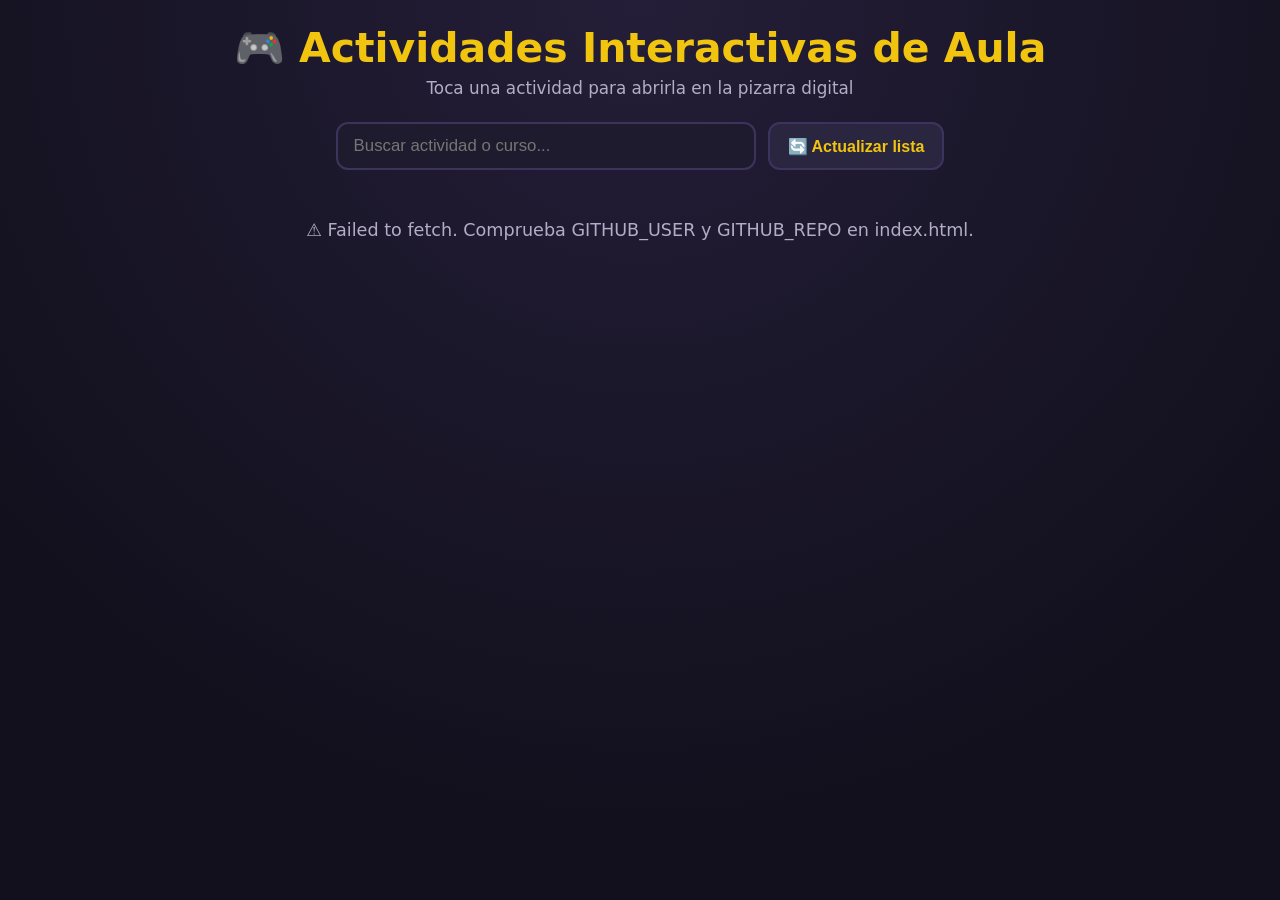
<file: index.html>
<!DOCTYPE html>
<html lang="es">
<head>
  <meta charset="UTF-8" />
  <meta name="viewport" content="width=device-width, initial-scale=1.0" />
  <title>Aula Interactiva · Lanzador de Juegos</title>
  <style>
    :root {
      --bg: #12101d;
      --card: #1e1b2e;
      --border: #3c345c;
      --gold: #f1c40f;
      --text: #f4f1ea;
      --muted: #b3acc7;
    }
    * { box-sizing: border-box; margin: 0; padding: 0; }
    body {
      font-family: 'Segoe UI', system-ui, sans-serif;
      background: radial-gradient(circle at top, #241e38 0%, var(--bg) 75%);
      color: var(--text);
      min-height: 100vh;
      padding: 24px 18px 40px;
    }
    header {
      max-width: 1180px;
      margin: 0 auto 24px;
      text-align: center;
    }
    h1 { color: var(--gold); font-size: clamp(1.8rem, 3.2vw, 2.6rem); }
    header p { color: var(--muted); margin-top: 6px; font-size: 1.05rem; }
    .toolbar {
      max-width: 1180px;
      margin: 0 auto 20px;
      display: flex;
      gap: 12px;
      flex-wrap: wrap;
      justify-content: center;
    }
    input[type="search"] {
      background: var(--card);
      color: var(--text);
      border: 2px solid var(--border);
      border-radius: 12px;
      padding: 12px 16px;
      font-size: 1.05rem;
      width: min(420px, 100%);
    }
    button.btn-refresh {
      background: #2b2640;
      color: var(--gold);
      border: 2px solid var(--border);
      border-radius: 12px;
      padding: 12px 18px;
      font-size: 1rem;
      font-weight: 800;
      cursor: pointer;
    }
    .grid {
      max-width: 1180px;
      margin: 0 auto;
      display: grid;
      grid-template-columns: repeat(auto-fill, minmax(270px, 1fr));
      gap: 18px;
    }
    .game-card {
      background: var(--card);
      border: 3px solid var(--border);
      border-radius: 18px;
      padding: 20px;
      display: flex;
      flex-direction: column;
      justify-content: space-between;
      gap: 14px;
      text-decoration: none;
      color: inherit;
      transition: transform 0.14s, border-color 0.14s;
    }
    .game-card:hover, .game-card:focus-visible {
      transform: translateY(-4px);
      border-color: var(--gold);
      outline: none;
    }
    .card-top { display: flex; align-items: center; gap: 12px; }
    .card-icon { font-size: 2.4rem; }
    .card-title { font-size: 1.25rem; font-weight: 900; color: var(--gold); }
    .card-tag {
      display: inline-block;
      margin-top: 4px;
      background: #2d2745;
      color: #a9dfbf;
      padding: 3px 10px;
      border-radius: 20px;
      font-size: 0.82rem;
      font-weight: 700;
    }
    .card-desc { color: var(--muted); font-size: 0.95rem; line-height: 1.4; }
    .card-cta {
      background: linear-gradient(135deg, #f1c40f, #e67e22);
      color: #161322;
      text-align: center;
      padding: 11px;
      border-radius: 12px;
      font-weight: 900;
      font-size: 1rem;
    }
    .status {
      text-align: center;
      color: var(--muted);
      font-size: 1.1rem;
      padding: 30px;
    }
  </style>
</head>
<body>
  <header>
    <h1>🎮 Actividades Interactivas de Aula</h1>
    <p>Toca una actividad para abrirla en la pizarra digital</p>
  </header>

  <div class="toolbar" role="search">
    <input id="search-input" type="search" placeholder="Buscar actividad o curso..." aria-label="Buscar actividad" />
    <button id="btn-refresh" class="btn-refresh" type="button">🔄 Actualizar lista</button>
  </div>

  <main id="apps-grid" class="grid" aria-live="polite"></main>
  <div id="status-msg" class="status">Buscando actividades en el repositorio...</div>

  <script>
    // === CONFIGURA AQUÍ TUS DATOS DE GITHUB ===
    const GITHUB_USER = 'FormadorJesus';
    const GITHUB_REPO = 'juegos-aula';
    const BRANCH = 'main';
    // Carpetas internas que NO son juegos
    const IGNORAR = new Set(['.github', 'assets', 'img', 'css', 'js', 'data']);

    let catalogo = [];

    function formatearNombre(carpeta) {
      return carpeta
        .replace(/[-_]+/g, ' ')
        .replace(/\b\w/g, l => l.toUpperCase());
    }

    async function cargarActividades(forzar = false) {
      const status = document.getElementById('status-msg');
      const grid = document.getElementById('apps-grid');
      status.style.display = 'block';
      status.textContent = 'Buscando actividades en el repositorio...';
      grid.innerHTML = '';

      try {
        const cacheBust = forzar ? `?t=${Date.now()}` : '';
        const apiUrl = `https://api.github.com/repos/${GITHUB_USER}/${GITHUB_REPO}/contents/${cacheBust}`;
        const res = await fetch(apiUrl);
        if (!res.ok) throw new Error('No se pudo leer el repositorio (¿es público?)');
        const items = await res.json();

        // Filtrar solo carpetas que representen actividades/juegos
        const carpetas = items.filter(it => it.type === 'dir' && !it.name.startsWith('.') && !IGNORAR.has(it.name));

        // Intentar leer un info.json opcional dentro de cada carpeta
        catalogo = await Promise.all(carpetas.map(async dir => {
          let meta = {
            titulo: formatearNombre(dir.name),
            curso: 'Matemáticas · ESO',
            descripcion: 'Actividad interactiva lista para jugar en pantalla digital.',
            icono: '🎲',
            entrada: 'index.html'
          };
          try {
            const infoRes = await fetch(`./${dir.name}/info.json${cacheBust}`);
            if (infoRes.ok) {
              const custom = await infoRes.json();
              meta = { ...meta, ...custom };
            }
          } catch (_) {}
          return { carpeta: dir.name, ...meta };
        }));

        renderizar(catalogo);
      } catch (err) {
        status.textContent = `⚠️ ${err.message}. Comprueba GITHUB_USER y GITHUB_REPO en index.html.`;
      }
    }

    function renderizar(lista) {
      const status = document.getElementById('status-msg');
      const grid = document.getElementById('apps-grid');
      if (lista.length === 0) {
        grid.innerHTML = '';
        status.style.display = 'block';
        status.textContent = 'No se encontraron carpetas de actividades.';
        return;
      }
      status.style.display = 'none';
      grid.innerHTML = lista.map(app => `
        <a class="game-card" href="./${app.carpeta}/${app.entrada}" aria-label="Abrir ${app.titulo}">
          <div>
            <div class="card-top">
              <span class="card-icon" aria-hidden="true">${app.icono}</span>
              <div>
                <div class="card-title">${app.titulo}</div>
                <span class="card-tag">${app.curso}</span>
              </div>
            </div>
            <p class="card-desc" style="margin-top:12px">${app.descripcion}</p>
          </div>
          <div class="card-cta">▶ ABRIR ACTIVIDAD</div>
        </a>
      `).join('');
    }

    document.getElementById('search-input').addEventListener('input', e => {
      const q = e.target.value.toLowerCase().trim();
      const filtrados = catalogo.filter(a =>
        a.titulo.toLowerCase().includes(q) ||
        a.curso.toLowerCase().includes(q) ||
        a.descripcion.toLowerCase().includes(q)
      );
      renderizar(filtrados);
    });

    document.getElementById('btn-refresh').addEventListener('click', () => cargarActividades(true));
    cargarActividades();
  </script>
</body>
</html>
</file>
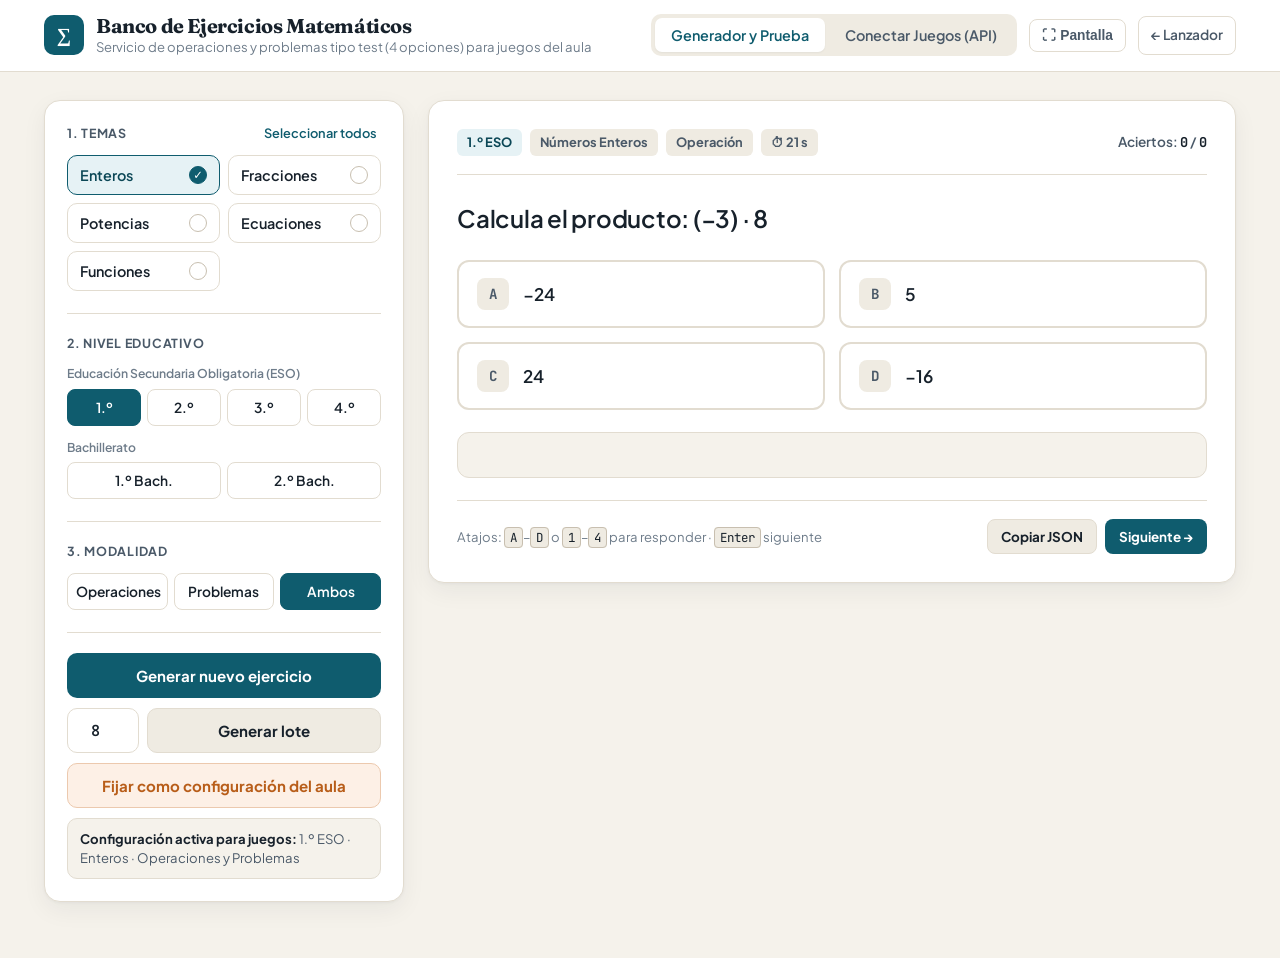
<file: banco_ejercicios/index.html>
<!DOCTYPE html>
<html lang="es">
<head>
  <meta charset="UTF-8" />
  <meta name="viewport" content="width=device-width, initial-scale=1.0" />
  <title>Banco de Ejercicios Matemáticos · Central para Juegos de Aula</title>
  <meta name="description" content="Generador y servicio conectable de ejercicios y problemas matemáticos de opción múltiple (4 respuestas) para 1.º–4.º ESO y 1.º–2.º Bachillerato." />
  <link rel="preconnect" href="https://fonts.googleapis.com" />
  <link rel="preconnect" href="https://fonts.gstatic.com" crossorigin />
  <link href="https://fonts.googleapis.com/css2?family=Fraunces:opsz,wght@9..144,600;9..144,700&family=JetBrains+Mono:wght@500;600;700&family=Plus+Jakarta+Sans:wght@400;500;600;700&display=swap" rel="stylesheet" />
  <link rel="stylesheet" href="styles.css" />
</head>
<body>
  <div class="api-standby-notice">Banco de Ejercicios Matemáticos · Servicio API activo (postMessage / BroadcastChannel)</div>

  <div class="app-shell">
    <header class="topbar">
      <div class="topbar-inner">
        <div class="brand">
          <div class="brand-mark" aria-hidden="true">∑</div>
          <div class="brand-text">
            <h1>Banco de Ejercicios Matemáticos</h1>
            <p>Servicio de operaciones y problemas tipo test (4 opciones) para juegos del aula</p>
          </div>
        </div>

        <div class="topbar-actions">
          <nav class="nav-tabs" role="tablist" aria-label="Secciones de la aplicación">
            <button type="button" class="nav-tab" role="tab" data-tab="generador" aria-selected="true" id="tab-generador">
              Generador y Prueba
            </button>
            <button type="button" class="nav-tab" role="tab" data-tab="conectar" aria-selected="false" id="tab-conectar">
              Conectar Juegos (API)
            </button>
          </nav>
          <button type="button" class="back-link" id="btn-fullscreen-banco" style="cursor:pointer;background:var(--bg-surface);">⛶ Pantalla</button>
          <a class="back-link" href="../index.html">← Lanzador</a>
        </div>
      </div>
    </header>

    <main class="main-wrap">
      <!-- ==================== VISTA 1: GENERADOR Y PRUEBA ==================== -->
      <section id="panel-generador" class="view-panel" role="tabpanel" aria-labelledby="tab-generador">
        <div class="studio-grid">
          <!-- Panel lateral de configuración -->
          <aside class="panel-card" aria-label="Configuración de ejercicios">
            <div class="control-section">
              <div class="section-header">
                <span class="section-label">1. Temas</span>
                <button type="button" class="link-btn" id="btn-toggle-all-topics">Seleccionar todos</button>
              </div>
              <div class="topic-grid" id="topic-grid"></div>
            </div>

            <div class="control-section">
              <div class="section-header">
                <span class="section-label">2. Nivel educativo</span>
              </div>
              <div class="stage-group">
                <div class="stage-title">Educación Secundaria Obligatoria (ESO)</div>
                <div class="level-row eso">
                  <button type="button" class="seg-btn" data-nivel="1eso" aria-pressed="true" id="lvl-1eso">1.º</button>
                  <button type="button" class="seg-btn" data-nivel="2eso" aria-pressed="false" id="lvl-2eso">2.º</button>
                  <button type="button" class="seg-btn" data-nivel="3eso" aria-pressed="false" id="lvl-3eso">3.º</button>
                  <button type="button" class="seg-btn" data-nivel="4eso" aria-pressed="false" id="lvl-4eso">4.º</button>
                </div>
              </div>
              <div class="stage-group">
                <div class="stage-title">Bachillerato</div>
                <div class="level-row bach">
                  <button type="button" class="seg-btn" data-nivel="1bach" aria-pressed="false" id="lvl-1bach">1.º Bach.</button>
                  <button type="button" class="seg-btn" data-nivel="2bach" aria-pressed="false" id="lvl-2bach">2.º Bach.</button>
                </div>
              </div>
            </div>

            <div class="control-section">
              <div class="section-header">
                <span class="section-label">3. Modalidad</span>
              </div>
              <div class="type-row">
                <button type="button" class="seg-btn" data-tipo="operacion" aria-pressed="false" id="type-operacion">Operaciones</button>
                <button type="button" class="seg-btn" data-tipo="problema" aria-pressed="false" id="type-problema">Problemas</button>
                <button type="button" class="seg-btn" data-tipo="mixto" aria-pressed="true" id="type-mixto">Ambos</button>
              </div>
            </div>

            <div class="control-section">
              <div class="action-stack">
                <button type="button" class="btn btn-primary" id="btn-generate-one">
                  Generar nuevo ejercicio
                </button>
                <div class="batch-controls">
                  <input type="number" class="qty-input" id="input-batch-qty" min="2" max="30" value="8" aria-label="Cantidad de ejercicios en el lote" />
                  <button type="button" class="btn btn-secondary" id="btn-generate-batch">
                    Generar lote
                  </button>
                </div>
                <button type="button" class="btn btn-warm" id="btn-sync-aula">
                  Fijar como configuración del aula
                </button>
              </div>
              <div class="aula-status" id="aula-status-text"></div>
            </div>
          </aside>

          <!-- Escenario principal de ejercicio y lote -->
          <div>
            <section class="stage-card" aria-live="polite" aria-label="Vista previa interactiva">
              <div class="stage-top">
                <div class="meta-crumbs" id="meta-crumbs"></div>
                <div class="score-strip">
                  <span>Aciertos: <strong id="score-correct">0</strong> / <strong id="score-total">0</strong></span>
                </div>
              </div>

              <p class="exercise-statement" id="exercise-statement">Cargando ejercicio…</p>

              <div class="choices-grid" id="choices-grid"></div>

              <div class="feedback-box" id="feedback-box" hidden>
                <div class="feedback-title" id="feedback-title"></div>
                <p class="feedback-text" id="feedback-text"></p>
              </div>

              <div class="stage-footer">
                <div class="kbd-hint">
                  Atajos: <kbd>A</kbd>–<kbd>D</kbd> o <kbd>1</kbd>–<kbd>4</kbd> para responder · <kbd>Enter</kbd> siguiente
                </div>
                <div class="batch-tools">
                  <button type="button" class="btn btn-secondary btn-sm" id="btn-copy-single-json">Copiar JSON</button>
                  <button type="button" class="btn btn-primary btn-sm" id="btn-next-exercise">Siguiente →</button>
                </div>
              </div>
            </section>

            <section class="panel-card batch-panel" id="batch-panel" hidden>
              <div class="batch-header">
                <h2 id="batch-title">Lote generado</h2>
                <div class="batch-tools">
                  <button type="button" class="btn btn-secondary btn-sm" id="btn-toggle-batch-solutions">Mostrar soluciones</button>
                  <button type="button" class="btn btn-secondary btn-sm" id="btn-copy-batch-json">Copiar JSON</button>
                  <button type="button" class="btn btn-primary btn-sm" id="btn-download-batch-json">Descargar JSON</button>
                </div>
              </div>
              <div class="batch-list" id="batch-list"></div>
            </section>
          </div>
        </div>
      </section>

      <!-- ==================== VISTA 2: CONECTAR JUEGOS (API) ==================== -->
      <section id="panel-conectar" class="view-panel" role="tabpanel" aria-labelledby="tab-conectar" hidden>
        <div class="connect-grid">
          <div class="panel-card connect-intro">
            <h2>Cómo conectar tus juegos</h2>
            <p>
              Cualquier juego del repositorio (o alojado en otra web) puede solicitar ejercicios o lotes completos de 4 opciones indicando tema, nivel y tipo, o bien heredar la configuración activa que el profesor haya fijado en el aula.
            </p>

            <div class="code-block-wrap">
              <div class="code-head">
                <h3>1. Conexión rápida con 1 script (recomendada)</h3>
                <button type="button" class="btn btn-secondary btn-sm" data-copy-target="snippet-client">Copiar</button>
              </div>
              <pre class="code-box" id="snippet-client">&lt;script src="../banco_ejercicios/client.js"&gt;&lt;/script&gt;
&lt;script&gt;
  async function nuevaPregunta() {
    const ej = await BancoMathClient.solicitarEjercicio({
      tema: 'ecuaciones',     // 'enteros' | 'fracciones' | 'potencias' | 'ecuaciones' | 'funciones' | 'mixto'
      nivel: '3eso',          // '1eso' | '2eso' | '3eso' | '4eso' | '1bach' | '2bach'
      tipo: 'problema'        // 'operacion' | 'problema' | 'mixto'
    });
    console.log(ej.enunciado, ej.opciones, ej.indiceCorrecto);
  }
&lt;/script&gt;</pre>
            </div>

            <div class="code-block-wrap">
              <div class="code-head">
                <h3>2. Pedir un lote usando la configuración activa del profesor</h3>
                <button type="button" class="btn btn-secondary btn-sm" data-copy-target="snippet-aula">Copiar</button>
              </div>
              <pre class="code-box" id="snippet-aula">const lote = await BancoMathClient.solicitarLote({
  usarConfiguracionAula: true,
  cantidad: 10,
  origen: 'MiJuegoDeAula'
});</pre>
            </div>

            <div class="code-block-wrap">
              <div class="code-head">
                <h3>3. Conexión remota directa por iframe + postMessage</h3>
                <button type="button" class="btn btn-secondary btn-sm" data-copy-target="snippet-iframe">Copiar</button>
              </div>
              <pre class="code-box" id="snippet-iframe">const frame = document.createElement('iframe');
frame.src = '../banco_ejercicios/index.html?modo=api';
frame.style.display = 'none';
document.body.appendChild(frame);

window.addEventListener('message', (ev) =&gt; {
  if (ev.data?.type === 'BANCO_MATH_READY') {
    frame.contentWindow.postMessage({
      type: 'BANCO_MATH_REQUEST',
      requestId: 'peticion-1',
      action: 'solicitarLote',
      params: { tema: 'fracciones', nivel: '2eso', tipo: 'operacion', cantidad: 5 }
    }, '*');
  }
  if (ev.data?.type === 'BANCO_MATH_RESPONSE') {
    console.log('Ejercicios recibidos:', ev.data.ejercicios);
  }
});</pre>
            </div>
          </div>

          <div class="panel-card">
            <div class="section-header">
              <span class="section-label">Simulador de petición desde un juego</span>
            </div>

            <div class="sim-form">
              <div class="field">
                <label for="sim-tema">Tema</label>
                <select id="sim-tema">
                  <option value="enteros">Enteros</option>
                  <option value="fracciones">Fracciones</option>
                  <option value="potencias">Potencias</option>
                  <option value="ecuaciones" selected>Ecuaciones</option>
                  <option value="funciones">Funciones</option>
                  <option value="mixto">Mixto (todos)</option>
                </select>
              </div>
              <div class="field">
                <label for="sim-nivel">Nivel</label>
                <select id="sim-nivel">
                  <option value="1eso">1.º ESO</option>
                  <option value="2eso">2.º ESO</option>
                  <option value="3eso" selected>3.º ESO</option>
                  <option value="4eso">4.º ESO</option>
                  <option value="1bach">1.º Bachillerato</option>
                  <option value="2bach">2.º Bachillerato</option>
                </select>
              </div>
              <div class="field">
                <label for="sim-tipo">Tipo</label>
                <select id="sim-tipo">
                  <option value="operacion">Operación</option>
                  <option value="problema">Problema</option>
                  <option value="mixto" selected>Mixto</option>
                </select>
              </div>
              <div class="field">
                <label for="sim-cantidad">Cantidad</label>
                <input type="number" id="sim-cantidad" min="1" max="10" value="2" />
              </div>
            </div>

            <label class="sim-check">
              <input type="checkbox" id="sim-usar-aula" />
              Usar la configuración activa del aula fijada por el profesor
            </label>

            <button type="button" class="btn btn-primary" id="btn-run-sim" style="width: 100%; margin-bottom: 14px;">
              Simular petición de juego
            </button>

            <div class="section-header" style="margin-top: 6px;">
              <span class="section-label">Respuesta JSON devuelta al juego</span>
            </div>
            <pre class="code-box" id="sim-output" style="max-height: 290px;"></pre>

            <div class="section-header" style="margin-top: 18px;">
              <span class="section-label">Registro en vivo de peticiones externas</span>
            </div>
            <div class="log-list" id="connection-log"></div>
          </div>
        </div>
      </section>
    </main>
  </div>

  <div class="toast" id="toast" role="status" aria-live="polite"></div>

  <!-- Motor modular y servicio API -->
  <script src="engine/utils.js"></script>
  <script src="engine/generators/enteros.js"></script>
  <script src="engine/generators/fracciones.js"></script>
  <script src="engine/generators/potencias.js"></script>
  <script src="engine/generators/ecuaciones.js"></script>
  <script src="engine/generators/funciones.js"></script>
  <script src="api.js"></script>
  <script src="selector.js"></script>
  <script src="app.js"></script>
</body>
</html>
</file>
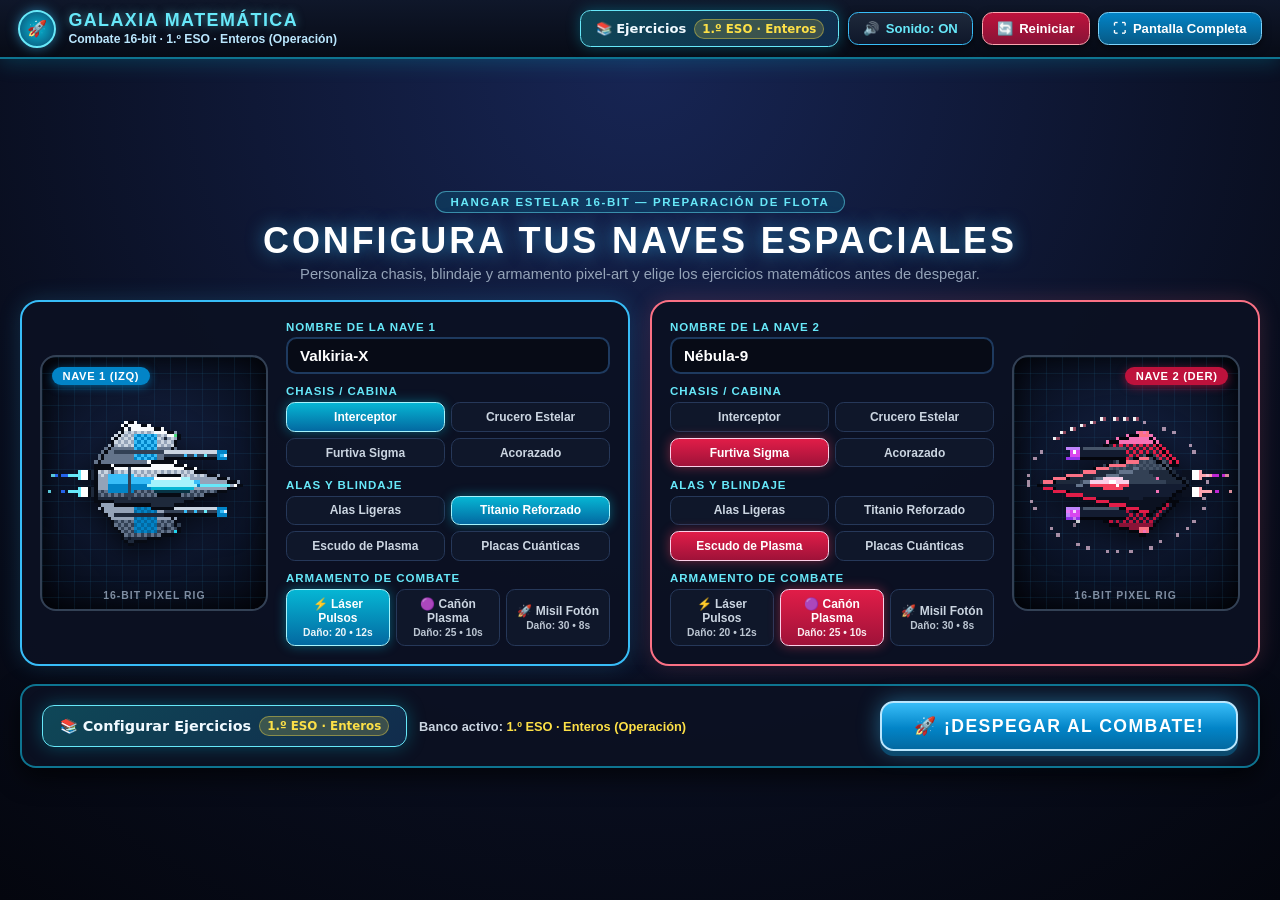
<file: Espacial/index.html>
<!DOCTYPE html>
<html lang="es">
<head>
  <meta charset="UTF-8">
  <meta name="viewport" content="width=device-width, initial-scale=1.0">
  <title>Galaxia Matemática — Combate de Naves Espaciales 16-bit</title>
  <link rel="stylesheet" href="../banco_ejercicios/selector.css">
  <link rel="stylesheet" href="css/styles.css">
</head>
<body>

  <!-- =====================================================================
       BARRA SUPERIOR PERMANENTE DE CONTROLES
       ===================================================================== -->
  <header class="top-bar">
    <div class="brand">
      <div class="brand-emblem font-scifi">🚀</div>
      <div>
        <div class="brand-title font-scifi">GALAXIA MATEMÁTICA</div>
        <div id="brand-sub" class="brand-sub">Combate 16-bit · 1.º ESO · Enteros</div>
      </div>
    </div>

    <div class="top-controls">
      <button type="button" id="btn-selector-ejercicios" data-label="📚 Ejercicios" title="Elegir temas, curso y tipo de ejercicio">
        <span>📚 Ejercicios</span>
        <span class="bm-trigger-badge">1.º ESO · Enteros</span>
      </button>
      <button type="button" id="btn-sound" class="ctrl-btn btn-sound" title="Activar o silenciar sonido">
        <span id="sound-icon">🔊</span>
        <span id="sound-text">Sonido: ON</span>
      </button>
      <button type="button" id="btn-restart" class="ctrl-btn btn-restart" title="Reiniciar combate o configuración">
        <span>🔄</span>
        <span>Reiniciar</span>
      </button>
      <button type="button" id="btn-fullscreen" class="ctrl-btn btn-fullscreen" title="Alternar pantalla completa">
        <span id="fs-icon">⛶</span>
        <span id="fs-text">Pantalla Completa</span>
      </button>
    </div>
  </header>

  <!-- =====================================================================
       PANTALLA 1: HANGAR DE PERSONALIZACIÓN DE NAVES
       ===================================================================== -->
  <main id="setup-screen" class="setup-screen">
    <div class="setup-container">
      <div class="setup-header">
        <span class="setup-badge">Hangar Estelar 16-bit — Preparación de Flota</span>
        <h1 class="font-scifi">CONFIGURA TUS NAVES ESPACIALES</h1>
        <p>Personaliza chasis, blindaje y armamento pixel-art y elige los ejercicios matemáticos antes de despegar.</p>
      </div>

      <div class="ships-grid">
        <!-- TARJETA NAVE 1 (IZQUIERDA) -->
        <section class="setup-card p1-card" aria-label="Configuración Nave 1">
          <div class="preview-box">
            <span class="player-tag p1-tag">Nave 1 (Izq)</span>
            <div id="preview-s1" class="preview-avatar"></div>
            <span class="preview-pixel-badge">16-BIT PIXEL RIG</span>
          </div>

          <div class="config-fields">
            <div class="field-group">
              <label for="input-name-1">Nombre de la Nave 1</label>
              <input id="input-name-1" class="name-input" type="text" maxlength="16" value="Valkiria-X">
            </div>

            <div class="field-group">
              <label>Chasis / Cabina</label>
              <div class="opts-grid-2" id="hull-opts-1">
                <button type="button" class="opt-choice active" data-player="1" data-prop="hull" data-val="interceptor">Interceptor</button>
                <button type="button" class="opt-choice" data-player="1" data-prop="hull" data-val="cruiser">Crucero Estelar</button>
                <button type="button" class="opt-choice" data-player="1" data-prop="hull" data-val="stealth">Furtiva Sigma</button>
                <button type="button" class="opt-choice" data-player="1" data-prop="hull" data-val="dreadnought">Acorazado</button>
              </div>
            </div>

            <div class="field-group">
              <label>Alas y Blindaje</label>
              <div class="opts-grid-2" id="shield-opts-1">
                <button type="button" class="opt-choice" data-player="1" data-prop="shield" data-val="light">Alas Ligeras</button>
                <button type="button" class="opt-choice active" data-player="1" data-prop="shield" data-val="titanium">Titanio Reforzado</button>
                <button type="button" class="opt-choice" data-player="1" data-prop="shield" data-val="plasma">Escudo de Plasma</button>
                <button type="button" class="opt-choice" data-player="1" data-prop="shield" data-val="quantum">Placas Cuánticas</button>
              </div>
            </div>

            <div class="field-group">
              <label>Armamento de Combate</label>
              <div class="opts-grid-3" id="weapon-opts-1">
                <button type="button" class="opt-choice active" data-player="1" data-prop="weapon" data-val="laser">
                  <span>⚡ Láser Pulsos</span>
                  <span class="opt-sub">Daño: 20 • 12s</span>
                </button>
                <button type="button" class="opt-choice" data-player="1" data-prop="weapon" data-val="plasma">
                  <span>🟣 Cañón Plasma</span>
                  <span class="opt-sub">Daño: 25 • 10s</span>
                </button>
                <button type="button" class="opt-choice" data-player="1" data-prop="weapon" data-val="missile">
                  <span>🚀 Misil Fotón</span>
                  <span class="opt-sub">Daño: 30 • 8s</span>
                </button>
              </div>
            </div>
          </div>
        </section>

        <!-- TARJETA NAVE 2 (DERECHA) -->
        <section class="setup-card p2-card" aria-label="Configuración Nave 2">
          <div class="preview-box">
            <span class="player-tag p2-tag">Nave 2 (Der)</span>
            <div id="preview-s2" class="preview-avatar"></div>
            <span class="preview-pixel-badge">16-BIT PIXEL RIG</span>
          </div>

          <div class="config-fields">
            <div class="field-group">
              <label for="input-name-2">Nombre de la Nave 2</label>
              <input id="input-name-2" class="name-input" type="text" maxlength="16" value="Nébula-9">
            </div>

            <div class="field-group">
              <label>Chasis / Cabina</label>
              <div class="opts-grid-2" id="hull-opts-2">
                <button type="button" class="opt-choice" data-player="2" data-prop="hull" data-val="interceptor">Interceptor</button>
                <button type="button" class="opt-choice" data-player="2" data-prop="hull" data-val="cruiser">Crucero Estelar</button>
                <button type="button" class="opt-choice active" data-player="2" data-prop="hull" data-val="stealth">Furtiva Sigma</button>
                <button type="button" class="opt-choice" data-player="2" data-prop="hull" data-val="dreadnought">Acorazado</button>
              </div>
            </div>

            <div class="field-group">
              <label>Alas y Blindaje</label>
              <div class="opts-grid-2" id="shield-opts-2">
                <button type="button" class="opt-choice" data-player="2" data-prop="shield" data-val="light">Alas Ligeras</button>
                <button type="button" class="opt-choice" data-player="2" data-prop="shield" data-val="titanium">Titanio Reforzado</button>
                <button type="button" class="opt-choice active" data-player="2" data-prop="shield" data-val="plasma">Escudo de Plasma</button>
                <button type="button" class="opt-choice" data-player="2" data-prop="shield" data-val="quantum">Placas Cuánticas</button>
              </div>
            </div>

            <div class="field-group">
              <label>Armamento de Combate</label>
              <div class="opts-grid-3" id="weapon-opts-2">
                <button type="button" class="opt-choice" data-player="2" data-prop="weapon" data-val="laser">
                  <span>⚡ Láser Pulsos</span>
                  <span class="opt-sub">Daño: 20 • 12s</span>
                </button>
                <button type="button" class="opt-choice active" data-player="2" data-prop="weapon" data-val="plasma">
                  <span>🟣 Cañón Plasma</span>
                  <span class="opt-sub">Daño: 25 • 10s</span>
                </button>
                <button type="button" class="opt-choice" data-player="2" data-prop="weapon" data-val="missile">
                  <span>🚀 Misil Fotón</span>
                  <span class="opt-sub">Daño: 30 • 8s</span>
                </button>
              </div>
            </div>
          </div>
        </section>
      </div>

      <!-- Barra de Selector de Ejercicios y Botón de Despegue -->
      <div class="launch-bar">
        <div class="selector-setup-box">
          <button type="button" id="btn-selector-setup" data-label="📚 Configurar Ejercicios">
            <span>📚 Configurar Ejercicios</span>
            <span class="bm-trigger-badge">1.º ESO · Enteros</span>
          </button>
          <div id="setup-config-summary" class="setup-config-summary">
            Banco activo: <strong>1.º ESO · Enteros (Operación)</strong>
          </div>
        </div>

        <button type="button" id="btn-start-battle" class="btn-start-battle font-scifi">
          🚀 ¡DESPEGAR AL COMBATE!
        </button>
      </div>
    </div>
  </main>

  <!-- =====================================================================
       PANTALLA 2: ARENA ESPACIAL PIXEL-ART 16-BIT
       ===================================================================== -->
  <section id="arena-screen" class="arena-screen hidden" aria-label="Arena de combate espacial">
    <!-- Fondo espacial 16-bit animado (estrellas, nebulosas parallax y planeta anillado) -->
    <div class="space-backdrop">
      <canvas id="space-bg-canvas" class="pixel-canvas" width="320" height="180"></canvas>
    </div>

    <!-- HUD superior de turno y panel holográfico de pregunta -->
    <div class="combat-hud-top">
      <div class="turn-strip">
        <div id="turn-pill" class="turn-pill">
          <span class="turn-dot"></span>
          <span id="turn-text" class="turn-label font-scifi">TURNO DE VALKIRIA-X</span>
        </div>
        <div id="hud-topic-pill" class="hud-topic-pill">📚 1.º ESO · Enteros</div>
      </div>

      <div class="holo-wrapper">
        <div id="holo-panel" class="holo-panel point-left">
          <div class="bubble-header">
            <span id="speaker-badge" class="speaker-pill speaker-p1">Valkiria-X apunta:</span>
            <span id="exercise-meta-badge" class="exercise-meta-badge">1.º ESO · Números Enteros · Operación</span>
          </div>

          <!-- Temporizador dinámico según arma y tipo de ejercicio -->
          <div class="timer-box">
            <div class="timer-meta">
              <span>⏳ Tiempo de fijación de blanco (responder rápido suma daño extra)</span>
              <span id="timer-text" class="timer-value">12.0s</span>
            </div>
            <div class="timer-track">
              <div id="timer-bar" class="timer-fill"></div>
            </div>
          </div>

          <!-- Enunciado del ejercicio del Banco -->
          <div class="math-box">
            <div id="math-expression" class="math-text math-text--short">Cargando ejercicio...</div>
          </div>

          <!-- 4 Opciones -->
          <div id="options-grid" class="options-row"></div>

          <!-- Mensaje de resultado y explicación -->
          <div id="feedback-bar" class="feedback-banner hidden"></div>
        </div>
      </div>
    </div>

    <!-- Escenario inferior: Barras de integridad, naves pixel-art y capa FX -->
    <div class="battle-stage">
      <!-- Capa pixel-art de proyectiles (láser, plasma, misiles) y explosiones -->
      <canvas id="fx-canvas" class="pixel-canvas fx-overlay-canvas" width="240" height="120"></canvas>

      <!-- NAVE 1 (IZQUIERDA) -->
      <div class="fighter-column p1-col">
        <div class="hp-card">
          <div class="hp-header">
            <span id="hud-name-1" class="fighter-name font-scifi">Valkiria-X</span>
            <span id="hud-hp-text-1" class="hp-numbers">100 / 100 HP</span>
          </div>
          <div class="weapon-sub">
            <span id="hud-gear-1">Interceptor • Láser Pulsos</span>
            <span>P1</span>
          </div>
          <div class="hp-bar-outer">
            <div id="hud-hp-bar-1" class="hp-bar-inner"></div>
          </div>
        </div>

        <div id="float-zone-1" class="float-anchor"></div>

        <div id="ship-1-wrapper" class="fighter-rig">
          <div id="ship-1-sprite" class="fighter-sprite"></div>
        </div>
      </div>

      <!-- NAVE 2 (DERECHA) -->
      <div class="fighter-column p2-col">
        <div class="hp-card">
          <div class="hp-header">
            <span id="hud-name-2" class="fighter-name font-scifi">Nébula-9</span>
            <span id="hud-hp-text-2" class="hp-numbers">100 / 100 HP</span>
          </div>
          <div class="weapon-sub">
            <span id="hud-gear-2">Furtiva • Cañón Plasma</span>
            <span>P2</span>
          </div>
          <div class="hp-bar-outer">
            <div id="hud-hp-bar-2" class="hp-bar-inner"></div>
          </div>
        </div>

        <div id="float-zone-2" class="float-anchor"></div>

        <div id="ship-2-wrapper" class="fighter-rig">
          <div id="ship-2-sprite" class="fighter-sprite"></div>
        </div>
      </div>
    </div>

    <!-- MODAL DE VICTORIA -->
    <div id="victory-overlay" class="modal-backdrop hidden" role="dialog" aria-modal="true" aria-labelledby="winner-title">
      <div class="modal-card">
        <div class="victory-crown">🏆🚀</div>
        <h2 id="winner-title" class="modal-title font-scifi">¡VICTORIA!</h2>
        <p id="winner-subtitle" class="modal-desc">La flota enemiga ha sido neutralizada en el sector matemático.</p>

        <div class="stats-panel">
          <div class="stat-col">
            <div id="stat-name-1" class="stat-name">Valkiria-X</div>
            <div id="stat-score-1">Aciertos: 0 | Fallos: 0</div>
          </div>
          <div class="stat-col">
            <div id="stat-name-2" class="stat-name">Nébula-9</div>
            <div id="stat-score-2">Aciertos: 0 | Fallos: 0</div>
          </div>
        </div>

        <div class="modal-actions">
          <button type="button" id="btn-rematch" class="modal-btn-primary font-scifi">🚀 Revancha Rápida</button>
          <button type="button" id="btn-to-setup" class="modal-btn-secondary">🛠️ Volver al Hangar</button>
        </div>
      </div>
    </div>

    <!-- MODAL DE REINICIO -->
    <div id="reset-modal" class="modal-backdrop hidden" role="dialog" aria-modal="true" aria-labelledby="reset-modal-title">
      <div class="modal-card">
        <div class="victory-crown">🔄</div>
        <h3 id="reset-modal-title" class="modal-title font-scifi">¿Reiniciar el Combate?</h3>
        <p class="modal-desc">Elige si deseas reiniciar la batalla espacial con las mismas naves o volver al hangar.</p>
        <div class="modal-actions">
          <button type="button" id="btn-reset-duel" class="modal-btn-primary">Reiniciar Combate Actual</button>
          <button type="button" id="btn-reset-setup" class="modal-btn-secondary">Volver al Hangar</button>
          <button type="button" id="btn-reset-cancel" class="modal-btn-ghost">Cancelar</button>
        </div>
      </div>
    </div>
  </section>

  <!-- Banco de Ejercicios (motor compartido) -->
  <script src="../banco_ejercicios/engine/utils.js"></script>
  <script src="../banco_ejercicios/engine/generators/enteros.js"></script>
  <script src="../banco_ejercicios/engine/generators/fracciones.js"></script>
  <script src="../banco_ejercicios/engine/generators/potencias.js"></script>
  <script src="../banco_ejercicios/engine/generators/ecuaciones.js"></script>
  <script src="../banco_ejercicios/engine/generators/funciones.js"></script>
  <script src="../banco_ejercicios/api.js"></script>
  <script src="../banco_ejercicios/selector.js"></script>

  <!-- Módulos de Galaxia Matemática -->
  <script src="data/naves.js"></script>
  <script src="js/audio.js"></script>
  <script src="js/pixel-art.js"></script>
  <script src="js/juego.js"></script>
</body>
</html>
</file>
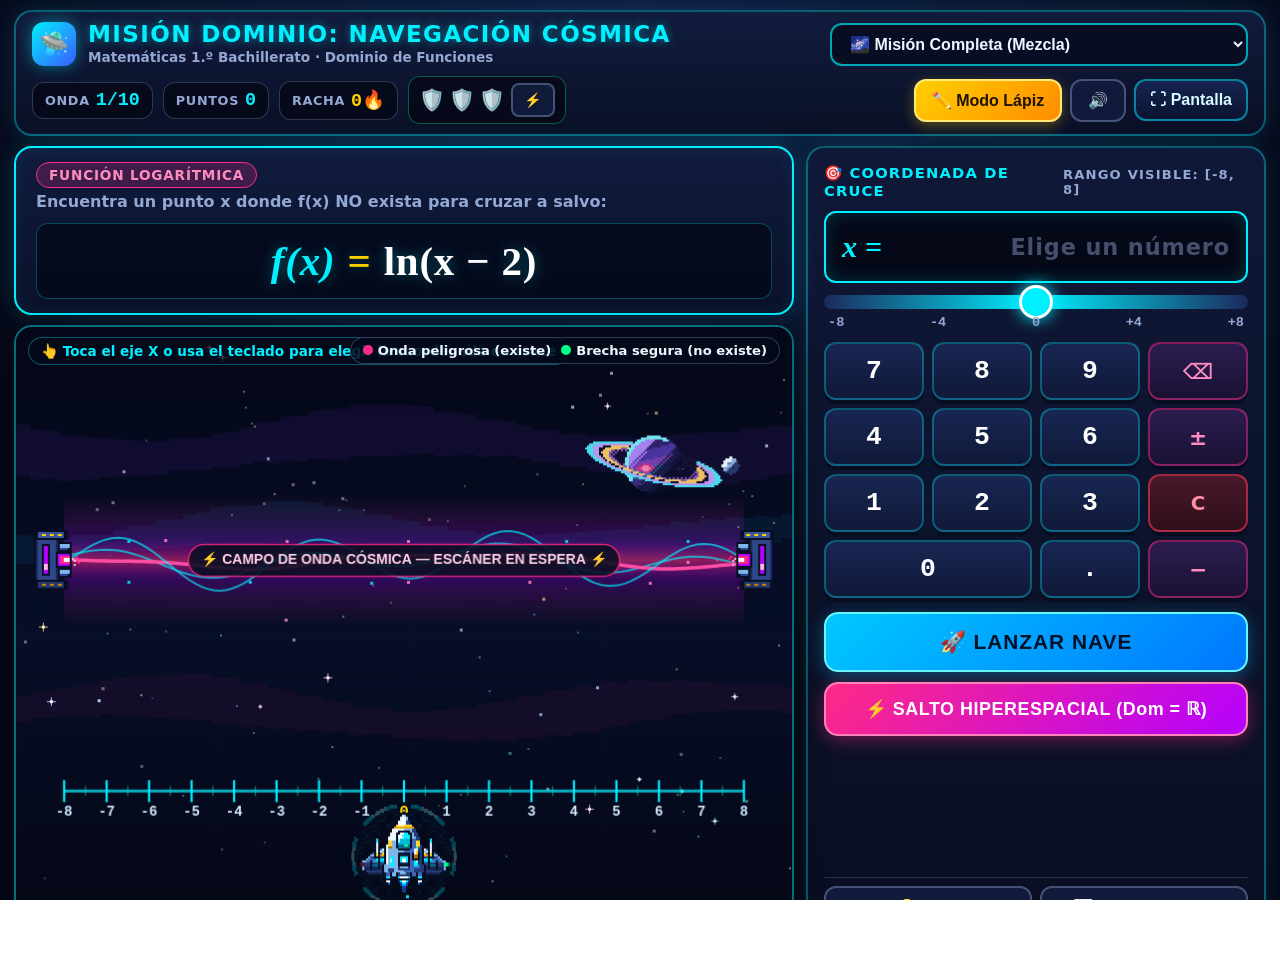
<file: funciones/index.html>
<!DOCTYPE html>
<html lang="es">
<head>
  <meta charset="UTF-8" />
  <meta name="viewport" content="width=device-width, initial-scale=1.0, maximum-scale=1.0, user-scalable=no" />
  <title>MISIÓN DOMINIO: NAVEGACIÓN CÓSMICA — 1.º Bachillerato</title>
  <link rel="stylesheet" href="css/styles.css" />
</head>
<body>
  <!-- CAPA DE PIZARRA DIGITAL (DIBUJO A MANO ALZADA SOBRE TODA LA PANTALLA) -->
  <canvas id="drawCanvas"></canvas>

  <!-- BARRA DE HERRAMIENTAS DEL MODO LÁPIZ -->
  <div id="drawToolbar" class="draw-toolbar" role="toolbar" aria-label="Herramientas de pizarra">
    <span class="draw-badge">✏️ PIZARRA ACTIVA</span>
    <button class="color-btn selected" data-color="#ffd000" style="background:#ffd000" title="Amarillo"></button>
    <button class="color-btn" data-color="#00f0ff" style="background:#00f0ff" title="Cian"></button>
    <button class="color-btn" data-color="#ffffff" style="background:#ffffff" title="Blanco"></button>
    <button class="color-btn" data-color="#ff2a85" style="background:#ff2a85" title="Magenta"></button>
    <button id="btnEraser" class="tool-btn" title="Goma de borrar">🧽 Goma</button>
    <button id="btnClearDraw" class="tool-btn" title="Borrar todo el dibujo">🗑️ Limpiar</button>
    <button id="btnCloseDraw" class="btn btn-amber btn-small">✅ Volver a controles</button>
  </div>

  <!-- BOTÓN RÁPIDO PARA BORRAR TRAZOS SI QUEDAN EN PANTALLA -->
  <button id="btnQuickClearInk" class="btn btn-ghost btn-small floating-clear-ink">🗑️ Borrar anotaciones</button>

  <!-- APLICACIÓN PRINCIPAL -->
  <div class="app-shell">
    <!-- BARRA SUPERIOR -->
    <header class="top-bar">
      <div class="brand">
        <div class="brand-icon" aria-hidden="true">🛸</div>
        <div class="brand-text">
          <h1>MISIÓN DOMINIO: NAVEGACIÓN CÓSMICA</h1>
          <span>Matemáticas 1.º Bachillerato · Dominio de Funciones</span>
        </div>
      </div>

      <div class="mission-selector-wrap">
        <select id="missionSelect" class="mission-select" aria-label="Selector de misión">
          <option value="mix">🌌 Misión Completa (Mezcla)</option>
          <option value="racionales">➗ Racionales (Denominador = 0)</option>
          <option value="radicales">√ Radicales (Índice par)</option>
          <option value="logaritmicas">📈 Logarítmicas (Argumento ≤ 0)</option>
          <option value="pro">⚡ Nivel Pro: Combinadas y Trampas (Dom = ℝ)</option>
        </select>
      </div>

      <div class="hud-stats">
        <div class="stat-pill">
          <span class="label">Onda</span>
          <span id="statLevel" class="val">1/10</span>
        </div>
        <div class="stat-pill">
          <span class="label">Puntos</span>
          <span id="statScore" class="val">0</span>
        </div>
        <div class="stat-pill streak">
          <span class="label">Racha</span>
          <span id="statStreak" class="val">0🔥</span>
        </div>
        <div class="shields-box">
          <div id="shieldsDisplay" class="shield-icons" title="Escudos de la nave">
            <span class="shield-icon">🛡️</span>
            <span class="shield-icon">🛡️</span>
            <span class="shield-icon">🛡️</span>
          </div>
          <button id="btnRecharge" class="btn btn-ghost btn-small" title="Recargar escudos">⚡</button>
        </div>
      </div>

      <div class="top-actions">
        <button id="btnPencil" class="btn btn-amber">✏️ Modo Lápiz</button>
        <button id="btnMute" class="btn btn-ghost" title="Activar o silenciar sonido">🔊</button>
        <button id="btn-fullscreen" class="btn btn-fullscreen" type="button" title="Ver a pantalla completa">⛶ Pantalla</button>
      </div>
    </header>

    <!-- ÁREA PRINCIPAL -->
    <main class="main-grid">
      <!-- COLUMNA IZQUIERDA: FUNCIÓN Y VISOR ESPACIAL -->
      <section class="viewport-column">
        <div class="function-banner">
          <div class="func-meta">
            <span id="categoryBadge" class="category-badge">FUNCIÓN RACIONAL</span>
            <span class="mission-prompt">Encuentra un punto <strong>x</strong> donde <strong>f(x) NO exista</strong> para cruzar a salvo:</span>
          </div>
          <div class="math-display-box">
            <div id="mathFormula" class="math-expr"></div>
          </div>
        </div>

        <div class="canvas-frame" id="canvasFrame">
          <canvas id="spaceCanvas"></canvas>
          <div class="canvas-hint-tag">👆 Toca el eje X o usa el teclado para elegir la coordenada de cruce</div>
          <div class="canvas-legend">
            <span><i class="legend-dot" style="background:#ff2a85"></i>Onda peligrosa (existe)</span>
            <span><i class="legend-dot" style="background:#00ff88"></i>Brecha segura (no existe)</span>
          </div>

          <!-- PANEL DE RESULTADO Y EXPLICACIÓN -->
          <div id="feedbackOverlay" class="feedback-overlay" role="status" aria-live="polite">
            <div class="feedback-header">
              <div id="feedbackTitle" class="feedback-title"></div>
              <button id="btnCloseFeedback" class="btn btn-ghost btn-small">✕</button>
            </div>
            <div id="feedbackBody" class="feedback-body"></div>
            <div id="domainBox" class="domain-pill" style="display:none;"></div>
            <div class="feedback-actions">
              <button id="btnRetryWave" class="btn btn-ghost" style="display:none;">🔄 Intentar otra coordenada</button>
              <button id="btnNextWave" class="btn btn-emerald">Siguiente onda cósmica ➜</button>
            </div>
          </div>
        </div>
      </section>

      <!-- COLUMNA DERECHA: CONSOLA TÁCTIL DE PILOTAJE -->
      <aside class="control-panel">
        <div class="panel-section-title">
          <span>🎯 Coordenada de cruce</span>
          <span style="color:var(--text-muted); font-size:0.82rem;">Rango visible: [-8, 8]</span>
        </div>

        <div class="coord-readout">
          <span class="coord-prefix">x =</span>
          <div id="coordValue" class="coord-value placeholder">Elige un número</div>
        </div>

        <div class="slider-wrap">
          <input id="xSlider" class="x-slider" type="range" min="-8" max="8" step="0.5" value="0" aria-label="Deslizador de coordenada x" />
          <div class="slider-ticks">
            <span>-8</span><span>-4</span><span>0</span><span>+4</span><span>+8</span>
          </div>
        </div>

        <!-- TECLADO NUMÉRICO TÁCTIL GRANDE -->
        <div class="numpad" role="group" aria-label="Teclado numérico táctil">
          <button class="num-key" data-key="7">7</button>
          <button class="num-key" data-key="8">8</button>
          <button class="num-key" data-key="9">9</button>
          <button class="num-key op" data-key="back" title="Borrar último dígito">⌫</button>

          <button class="num-key" data-key="4">4</button>
          <button class="num-key" data-key="5">5</button>
          <button class="num-key" data-key="6">6</button>
          <button class="num-key op" data-key="sign" title="Cambiar signo negativo/positivo">±</button>

          <button class="num-key" data-key="1">1</button>
          <button class="num-key" data-key="2">2</button>
          <button class="num-key" data-key="3">3</button>
          <button class="num-key clear" data-key="clear" title="Limpiar">C</button>

          <button class="num-key" data-key="0" style="grid-column: span 2;">0</button>
          <button class="num-key" data-key=".">.</button>
          <button class="num-key op" data-key="-">−</button>
        </div>

        <!-- ACCIONES PRINCIPALES DE NAVEGACIÓN -->
        <div class="launch-group">
          <button id="btnLaunch" class="btn btn-cyan btn-launch">🚀 LANZAR NAVE</button>
          <button id="btnWarp" class="btn btn-magenta btn-warp">⚡ SALTO HIPERESPACIAL (Dom = ℝ)</button>
        </div>

        <!-- CAJA DE PISTA -->
        <div id="hintBox" class="hint-box"></div>

        <!-- HERRAMIENTAS DEL PROFESOR -->
        <div class="teacher-tools">
          <button id="btnHint" class="btn btn-ghost">💡 Pista</button>
          <button id="btnReveal" class="btn btn-ghost">📊 Revelar Gráfica</button>
        </div>
      </aside>
    </main>
  </div>

  <!-- MODAL DE RESUMEN AL COMPLETAR TODAS LAS ONDAS DEL MODO -->
  <div id="summaryModal" class="modal-backdrop">
    <div class="modal-card">
      <h2>🏆 ¡SECTOR COMPLETADO!</h2>
      <p style="font-size:1.12rem; color:var(--text-muted); line-height:1.45;">
        La tripulación ha superado todas las ondas cósmicas de esta misión. ¡Excelente trabajo con el dominio de funciones!
      </p>
      <div class="modal-stats">
        <div class="modal-stat-box">
          <div id="sumScore" class="big">0</div>
          <div class="lbl">Puntuación</div>
        </div>
        <div class="modal-stat-box">
          <div id="sumCleared" class="big">0</div>
          <div class="lbl">Ondas superadas</div>
        </div>
        <div class="modal-stat-box">
          <div id="sumBestStreak" class="big">0</div>
          <div class="lbl">Mejor racha</div>
        </div>
      </div>
      <div style="display:flex; gap:10px; justify-content:center; flex-wrap:wrap; margin-top:8px;">
        <button id="btnReplayMission" class="btn btn-cyan">🔄 Repetir misión</button>
        <button id="btnNextCategory" class="btn btn-emerald">🌌 Misión Completa (Mezcla)</button>
      </div>
    </div>
  </div>

  <!-- Scripts modulares (compatibles con doble clic local sin servidor) -->
  <script src="data/misiones.js"></script>
  <script src="js/audio.js"></script>
  <script src="js/pixel-art.js"></script>
  <script src="js/renderer.js"></script>
  <script src="js/dibujo.js"></script>
  <script src="js/juego.js"></script>
</body>
</html>
</file>
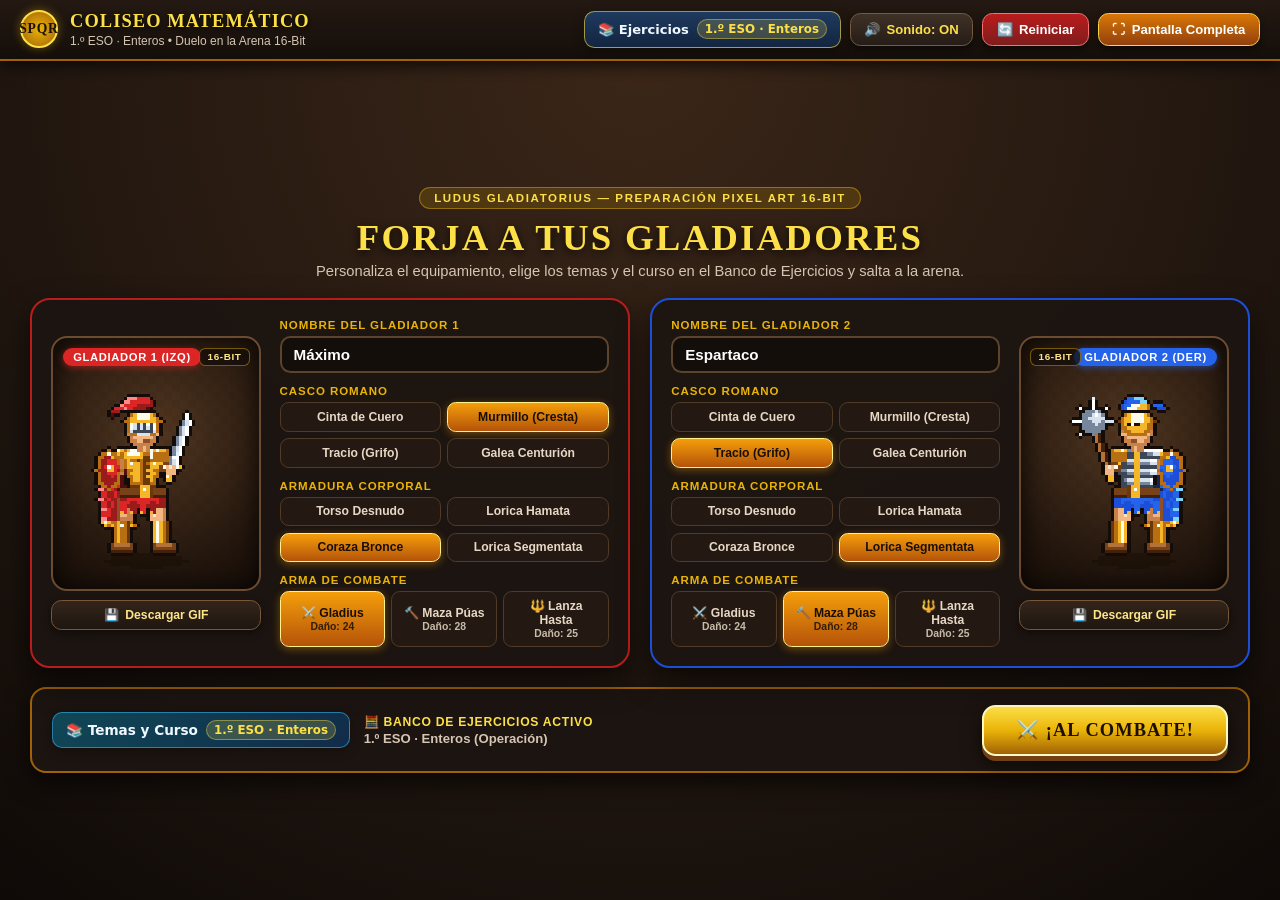
<file: Gladiadores/index.html>
<!DOCTYPE html>
<html lang="es">
<head>
    <meta charset="UTF-8">
    <meta name="viewport" content="width=device-width, initial-scale=1.0">
    <title>Coliseo Matemático — Duelo de Gladiadores (16-Bit Pixel Art)</title>
    <link rel="stylesheet" href="../banco_ejercicios/selector.css">
    <link rel="stylesheet" href="css/styles.css">
</head>
<body>

    <!-- =====================================================================
         BARRA SUPERIOR PERMANENTE DE CONTROLES
         ===================================================================== -->
    <header class="top-bar">
        <div class="brand">
            <div class="brand-emblem font-roman">SPQR</div>
            <div>
                <div class="brand-title font-roman">COLISEO MATEMÁTICO</div>
                <div id="brand-sub" class="brand-sub">1.º ESO · Enteros • Duelo en la Arena 16-Bit</div>
            </div>
        </div>

        <div class="top-controls">
            <button type="button" id="btn-selector-ejercicios" data-label="📚 Ejercicios" title="Configurar temas y curso del Banco de Ejercicios"></button>
            <button type="button" id="btn-sound" class="ctrl-btn btn-sound" title="Activar o silenciar sonido">
                <span id="sound-icon">🔊</span>
                <span id="sound-text">Sonido: ON</span>
            </button>
            <button type="button" id="btn-restart" class="ctrl-btn btn-restart" title="Reiniciar combate o configuración">
                <span>🔄</span>
                <span>Reiniciar</span>
            </button>
            <button type="button" id="btn-fullscreen" class="ctrl-btn btn-fullscreen" title="Alternar pantalla completa">
                <span id="fs-icon">⛶</span>
                <span id="fs-text">Pantalla Completa</span>
            </button>
        </div>
    </header>

    <!-- =====================================================================
         PANTALLA 1: PERSONALIZACIÓN DE GLADIADORES PREVIA AL COMBATE
         ===================================================================== -->
    <main id="setup-screen" class="setup-screen">
        <div class="setup-container">
            <div class="setup-header">
                <span class="setup-badge">Ludus Gladiatorius — Preparación Pixel Art 16-Bit</span>
                <h1 class="font-roman">FORJA A TUS GLADIADORES</h1>
                <p>Personaliza el equipamiento, elige los temas y el curso en el Banco de Ejercicios y salta a la arena.</p>
            </div>

            <div class="gladiators-grid">
                <!-- TARJETA GLADIADOR 1 (IZQUIERDA) -->
                <div class="setup-card p1-card">
                    <div class="preview-col">
                        <div class="preview-box">
                            <span class="player-tag p1-tag">Gladiador 1 (Izq)</span>
                            <span class="pixel-badge">16-BIT</span>
                            <div class="preview-avatar">
                                <canvas id="preview-g1-canvas" class="pixel-canvas" width="56" height="64"></canvas>
                            </div>
                        </div>
                        <button type="button" id="btn-gif-1" class="btn-download-gif" title="Exportar sprite animado en GIF con fondo transparente">
                            <span>💾</span>
                            <span>Descargar GIF</span>
                        </button>
                    </div>

                    <div class="config-fields">
                        <div class="field-group">
                            <label for="input-name-1">Nombre del Gladiador 1</label>
                            <input id="input-name-1" class="name-input" type="text" maxlength="16" value="Máximo">
                        </div>

                        <div class="field-group">
                            <label>Casco Romano</label>
                            <div class="opts-grid-2" id="helmet-opts-1">
                                <button type="button" class="opt-choice" data-player="1" data-prop="helmet" data-val="none">Cinta de Cuero</button>
                                <button type="button" class="opt-choice active" data-player="1" data-prop="helmet" data-val="murmillo">Murmillo (Cresta)</button>
                                <button type="button" class="opt-choice" data-player="1" data-prop="helmet" data-val="thraex">Tracio (Grifo)</button>
                                <button type="button" class="opt-choice" data-player="1" data-prop="helmet" data-val="centurion">Galea Centurión</button>
                            </div>
                        </div>

                        <div class="field-group">
                            <label>Armadura Corporal</label>
                            <div class="opts-grid-2" id="armor-opts-1">
                                <button type="button" class="opt-choice" data-player="1" data-prop="armor" data-val="bare">Torso Desnudo</button>
                                <button type="button" class="opt-choice" data-player="1" data-prop="armor" data-val="hamata">Lorica Hamata</button>
                                <button type="button" class="opt-choice active" data-player="1" data-prop="armor" data-val="bronze">Coraza Bronce</button>
                                <button type="button" class="opt-choice" data-player="1" data-prop="armor" data-val="segmentata">Lorica Segmentata</button>
                            </div>
                        </div>

                        <div class="field-group">
                            <label>Arma de Combate</label>
                            <div class="opts-grid-3" id="weapon-opts-1">
                                <button type="button" class="opt-choice active" data-player="1" data-prop="weapon" data-val="sword">
                                    <span>⚔️ Gladius</span>
                                    <span class="opt-sub">Daño: 24</span>
                                </button>
                                <button type="button" class="opt-choice" data-player="1" data-prop="weapon" data-val="mace">
                                    <span>🔨 Maza Púas</span>
                                    <span class="opt-sub">Daño: 28</span>
                                </button>
                                <button type="button" class="opt-choice" data-player="1" data-prop="weapon" data-val="spear">
                                    <span>🔱 Lanza Hasta</span>
                                    <span class="opt-sub">Daño: 25</span>
                                </button>
                            </div>
                        </div>
                    </div>
                </div>

                <!-- TARJETA GLADIADOR 2 (DERECHA) -->
                <div class="setup-card p2-card">
                    <div class="preview-col">
                        <div class="preview-box">
                            <span class="player-tag p2-tag">Gladiador 2 (Der)</span>
                            <span class="pixel-badge">16-BIT</span>
                            <div class="preview-avatar">
                                <canvas id="preview-g2-canvas" class="pixel-canvas" width="56" height="64"></canvas>
                            </div>
                        </div>
                        <button type="button" id="btn-gif-2" class="btn-download-gif" title="Exportar sprite animado en GIF con fondo transparente">
                            <span>💾</span>
                            <span>Descargar GIF</span>
                        </button>
                    </div>

                    <div class="config-fields">
                        <div class="field-group">
                            <label for="input-name-2">Nombre del Gladiador 2</label>
                            <input id="input-name-2" class="name-input" type="text" maxlength="16" value="Espartaco">
                        </div>

                        <div class="field-group">
                            <label>Casco Romano</label>
                            <div class="opts-grid-2" id="helmet-opts-2">
                                <button type="button" class="opt-choice" data-player="2" data-prop="helmet" data-val="none">Cinta de Cuero</button>
                                <button type="button" class="opt-choice" data-player="2" data-prop="helmet" data-val="murmillo">Murmillo (Cresta)</button>
                                <button type="button" class="opt-choice active" data-player="2" data-prop="helmet" data-val="thraex">Tracio (Grifo)</button>
                                <button type="button" class="opt-choice" data-player="2" data-prop="helmet" data-val="centurion">Galea Centurión</button>
                            </div>
                        </div>

                        <div class="field-group">
                            <label>Armadura Corporal</label>
                            <div class="opts-grid-2" id="armor-opts-2">
                                <button type="button" class="opt-choice" data-player="2" data-prop="armor" data-val="bare">Torso Desnudo</button>
                                <button type="button" class="opt-choice" data-player="2" data-prop="armor" data-val="hamata">Lorica Hamata</button>
                                <button type="button" class="opt-choice" data-player="2" data-prop="armor" data-val="bronze">Coraza Bronce</button>
                                <button type="button" class="opt-choice active" data-player="2" data-prop="armor" data-val="segmentata">Lorica Segmentata</button>
                            </div>
                        </div>

                        <div class="field-group">
                            <label>Arma de Combate</label>
                            <div class="opts-grid-3" id="weapon-opts-2">
                                <button type="button" class="opt-choice" data-player="2" data-prop="weapon" data-val="sword">
                                    <span>⚔️ Gladius</span>
                                    <span class="opt-sub">Daño: 24</span>
                                </button>
                                <button type="button" class="opt-choice active" data-player="2" data-prop="weapon" data-val="mace">
                                    <span>🔨 Maza Púas</span>
                                    <span class="opt-sub">Daño: 28</span>
                                </button>
                                <button type="button" class="opt-choice" data-player="2" data-prop="weapon" data-val="spear">
                                    <span>🔱 Lanza Hasta</span>
                                    <span class="opt-sub">Daño: 25</span>
                                </button>
                            </div>
                        </div>
                    </div>
                </div>
            </div>

            <!-- Barra de Selector del Banco de Ejercicios y Botón de Inicio -->
            <div class="launch-bar">
                <div class="selector-setup-box">
                    <button type="button" id="btn-selector-setup" data-label="📚 Temas y Curso"></button>
                    <div class="selector-setup-info">
                        <span class="selector-setup-label">🧮 Banco de Ejercicios Activo</span>
                        <span id="setup-topic-summary" class="selector-setup-summary">1.º ESO · Enteros (Operación)</span>
                    </div>
                </div>

                <button type="button" id="btn-start-battle" class="btn-start-battle font-roman">
                    ⚔️ ¡AL COMBATE!
                </button>
            </div>
        </div>
    </main>

    <!-- =====================================================================
         PANTALLA 2: ARENA DEL COLISEO ROMANO
         ===================================================================== -->
    <section id="arena-screen" class="arena-screen hidden">
        <!-- FONDO DEL COLISEO ROMANO EN SVG -->
        <div class="colosseum-backdrop">
            <svg viewBox="0 0 1440 820" preserveAspectRatio="xMidYMid slice">
                <defs>
                    <linearGradient id="skySunset" x1="0%" y1="0%" x2="0%" y2="100%">
                        <stop offset="0%" stop-color="#1e3a8a"/>
                        <stop offset="38%" stop-color="#3b82f6"/>
                        <stop offset="72%" stop-color="#f59e0b"/>
                        <stop offset="100%" stop-color="#fde68a"/>
                    </linearGradient>
                    <linearGradient id="travertine" x1="0%" y1="0%" x2="0%" y2="100%">
                        <stop offset="0%" stop-color="#edd9b9"/>
                        <stop offset="55%" stop-color="#cbb089"/>
                        <stop offset="100%" stop-color="#967a53"/>
                    </linearGradient>
                    <linearGradient id="travertineDark" x1="0%" y1="0%" x2="0%" y2="100%">
                        <stop offset="0%" stop-color="#8c704c"/>
                        <stop offset="100%" stop-color="#59452d"/>
                    </linearGradient>
                    <linearGradient id="archVoid" x1="0%" y1="0%" x2="0%" y2="100%">
                        <stop offset="0%" stop-color="#1c140e"/>
                        <stop offset="100%" stop-color="#453424"/>
                    </linearGradient>
                    <linearGradient id="arenaSand" x1="0%" y1="0%" x2="0%" y2="100%">
                        <stop offset="0%" stop-color="#e8b263"/>
                        <stop offset="42%" stop-color="#f2c883"/>
                        <stop offset="100%" stop-color="#b8732d"/>
                    </linearGradient>
                    <linearGradient id="velariumCloth" x1="0%" y1="0%" x2="0%" y2="100%">
                        <stop offset="0%" stop-color="#991b1b"/>
                        <stop offset="100%" stop-color="#fef3c7"/>
                    </linearGradient>
                </defs>

                <!-- Cielo y Sol -->
                <rect width="1440" height="470" fill="url(#skySunset)"/>
                <circle cx="1150" cy="120" r="55" fill="#fef9c3" opacity="0.9"/>
                <circle cx="1150" cy="120" r="95" fill="#fde047" opacity="0.25"/>

                <!-- Velarium -->
                <path d="M 0 0 L 360 0 L 260 65 Q 130 85 0 60 Z" fill="url(#velariumCloth)" opacity="0.88"/>
                <path d="M 1080 0 L 1440 0 L 1440 60 Q 1310 85 1180 65 Z" fill="url(#velariumCloth)" opacity="0.88"/>

                <!-- Estructura Exterior del Coliseo -->
                <path d="M -40 135 Q 720 65 1480 135 L 1480 465 L -40 465 Z" fill="url(#travertine)" stroke="#6e5638" stroke-width="4"/>
                <path d="M -40 145 Q 720 75 1480 145" fill="none" stroke="#f7ead4" stroke-width="6"/>
                <path d="M -40 245 Q 720 185 1480 245" fill="none" stroke="#6e5638" stroke-width="6"/>

                <!-- Arcos Nivel Superior -->
                <g fill="url(#archVoid)" stroke="#634c30" stroke-width="3">
                    <path d="M 70 232 L 70 175 A 32 32 0 0 1 134 175 L 134 232 Z"/>
                    <path d="M 190 224 L 190 167 A 32 32 0 0 1 254 167 L 254 224 Z"/>
                    <path d="M 310 217 L 310 160 A 32 32 0 0 1 374 160 L 374 217 Z"/>
                    <path d="M 430 211 L 430 154 A 32 32 0 0 1 494 154 L 494 211 Z"/>
                    <path d="M 550 206 L 550 149 A 32 32 0 0 1 614 149 L 614 206 Z"/>
                    <path d="M 826 206 L 826 149 A 32 32 0 0 1 890 149 L 890 206 Z"/>
                    <path d="M 946 211 L 946 154 A 32 32 0 0 1 1010 154 L 1010 211 Z"/>
                    <path d="M 1066 217 L 1066 160 A 32 32 0 0 1 1130 160 L 1130 217 Z"/>
                    <path d="M 1186 224 L 1186 167 A 32 32 0 0 1 1250 167 L 1250 224 Z"/>
                    <path d="M 1306 232 L 1306 175 A 32 32 0 0 1 1370 175 L 1370 232 Z"/>
                </g>

                <!-- Palco Imperial (Pulvinar) -->
                <rect x="645" y="135" width="150" height="150" rx="6" fill="#7f1d1d" stroke="#eab308" stroke-width="5"/>
                <path d="M 635 140 L 720 102 L 805 140 Z" fill="#eab308" stroke="#78350f" stroke-width="3"/>
                <rect x="662" y="152" width="116" height="28" rx="4" fill="#450a0a"/>
                <text x="720" y="172" text-anchor="middle" fill="#fde047" font-family="Georgia, serif" font-weight="900" font-size="18" letter-spacing="3">SPQR</text>

                <!-- Graderío (Cavea) con Público -->
                <path d="M 0 265 Q 720 220 1440 265 L 1440 395 L 0 395 Z" fill="#4a3828"/>
                <g opacity="0.9">
                    <circle cx="65" cy="295" r="8" fill="#f59e0b"/><circle cx="105" cy="292" r="8" fill="#dc2626"/><circle cx="145" cy="295" r="8" fill="#f3f4f6"/>
                    <circle cx="185" cy="290" r="8" fill="#2563eb"/><circle cx="225" cy="294" r="8" fill="#eab308"/><circle cx="265" cy="290" r="8" fill="#ef4444"/>
                    <circle cx="305" cy="293" r="8" fill="#e5e7eb"/><circle cx="345" cy="288" r="8" fill="#b91c1c"/><circle cx="385" cy="292" r="8" fill="#fbbf24"/>
                    <circle cx="425" cy="288" r="8" fill="#3b82f6"/><circle cx="465" cy="292" r="8" fill="#f3f4f6"/><circle cx="505" cy="287" r="8" fill="#dc2626"/>
                    <circle cx="545" cy="290" r="8" fill="#eab308"/><circle cx="585" cy="287" r="8" fill="#e5e7eb"/><circle cx="855" cy="287" r="8" fill="#dc2626"/>
                    <circle cx="895" cy="290" r="8" fill="#f3f4f6"/><circle cx="935" cy="287" r="8" fill="#eab308"/><circle cx="975" cy="292" r="8" fill="#2563eb"/>
                    <circle cx="1015" cy="288" r="8" fill="#ef4444"/><circle cx="1055" cy="292" r="8" fill="#f3f4f6"/><circle cx="1095" cy="288" r="8" fill="#f59e0b"/>
                    <circle cx="1135" cy="293" r="8" fill="#dc2626"/><circle cx="1175" cy="290" r="8" fill="#e5e7eb"/><circle cx="1215" cy="294" r="8" fill="#eab308"/>
                    <circle cx="1255" cy="290" r="8" fill="#3b82f6"/><circle cx="1295" cy="295" r="8" fill="#f3f4f6"/><circle cx="1335" cy="292" r="8" fill="#dc2626"/>
                    <circle cx="1375" cy="295" r="8" fill="#eab308"/>

                    <circle cx="85" cy="328" r="9" fill="#e5e7eb"/><circle cx="125" cy="324" r="9" fill="#eab308"/><circle cx="165" cy="328" r="9" fill="#dc2626"/>
                    <circle cx="205" cy="324" r="9" fill="#f3f4f6"/><circle cx="245" cy="327" r="9" fill="#2563eb"/><circle cx="285" cy="322" r="9" fill="#f59e0b"/>
                    <circle cx="325" cy="326" r="9" fill="#dc2626"/><circle cx="365" cy="322" r="9" fill="#e5e7eb"/><circle cx="405" cy="326" r="9" fill="#eab308"/>
                    <circle cx="445" cy="321" r="9" fill="#ef4444"/><circle cx="485" cy="325" r="9" fill="#f3f4f6"/><circle cx="525" cy="321" r="9" fill="#3b82f6"/>
                    <circle cx="565" cy="324" r="9" fill="#f59e0b"/><circle cx="875" cy="324" r="9" fill="#eab308"/><circle cx="915" cy="321" r="9" fill="#dc2626"/>
                    <circle cx="955" cy="325" r="9" fill="#f3f4f6"/><circle cx="995" cy="321" r="9" fill="#f59e0b"/><circle cx="1035" cy="326" r="9" fill="#dc2626"/>
                    <circle cx="1075" cy="322" r="9" fill="#e5e7eb"/><circle cx="1115" cy="326" r="9" fill="#2563eb"/><circle cx="1155" cy="322" r="9" fill="#eab308"/>
                    <circle cx="1195" cy="327" r="9" fill="#dc2626"/><circle cx="1235" cy="324" r="9" fill="#f3f4f6"/><circle cx="1275" cy="328" r="9" fill="#f59e0b"/>
                    <circle cx="1315" cy="324" r="9" fill="#dc2626"/><circle cx="1355" cy="328" r="9" fill="#e5e7eb"/>
                </g>

                <!-- Muro Podium y Estandartes Imperiales -->
                <rect x="0" y="365" width="1440" height="72" fill="url(#travertineDark)" stroke="#3d2d1d" stroke-width="4"/>
                <rect x="0" y="362" width="1440" height="10" fill="#e5d0b1"/>
                <g>
                    <path d="M 160 372 L 214 372 L 214 432 L 187 448 L 160 432 Z" fill="#991b1b" stroke="#eab308" stroke-width="3"/>
                    <path d="M 440 372 L 494 372 L 494 432 L 467 448 L 440 432 Z" fill="#991b1b" stroke="#eab308" stroke-width="3"/>
                    <path d="M 946 372 L 1000 372 L 1000 432 L 973 448 L 946 432 Z" fill="#1e3a8a" stroke="#eab308" stroke-width="3"/>
                    <path d="M 1226 372 L 1280 372 L 1280 432 L 1253 448 L 1226 432 Z" fill="#1e3a8a" stroke="#eab308" stroke-width="3"/>
                </g>

                <!-- Columnas laterales -->
                <g>
                    <rect x="18" y="130" width="46" height="325" fill="url(#travertine)" stroke="#5c462c" stroke-width="3"/>
                    <rect x="10" y="122" width="62" height="16" rx="3" fill="#e6d2b3" stroke="#5c462c" stroke-width="2"/>
                    <rect x="10" y="445" width="62" height="18" rx="3" fill="#cbb089" stroke="#5c462c" stroke-width="2"/>

                    <rect x="1376" y="130" width="46" height="325" fill="url(#travertine)" stroke="#5c462c" stroke-width="3"/>
                    <rect x="1368" y="122" width="62" height="16" rx="3" fill="#e6d2b3" stroke="#5c462c" stroke-width="2"/>
                    <rect x="1368" y="445" width="62" height="18" rx="3" fill="#cbb089" stroke="#5c462c" stroke-width="2"/>
                </g>

                <!-- Suelo de Arena de Combate -->
                <rect x="0" y="437" width="1440" height="383" fill="url(#arenaSand)"/>
                <ellipse cx="720" cy="645" rx="660" ry="135" fill="none" stroke="#a66424" stroke-width="4" opacity="0.4"/>
                <ellipse cx="720" cy="645" rx="460" ry="88" fill="none" stroke="#a66424" stroke-width="2.5" opacity="0.28"/>
            </svg>
        </div>

        <!-- Elementos animados en Pixel Art 16-bit de la Arena (Braseros y Estandartes) -->
        <div class="arena-props-layer" aria-hidden="true">
            <canvas id="banner-left-canvas" class="pixel-canvas arena-banner-left" width="20" height="36"></canvas>
            <canvas id="banner-right-canvas" class="pixel-canvas arena-banner-right" width="20" height="36"></canvas>
            <canvas id="torch-left-canvas" class="pixel-canvas arena-torch-left" width="24" height="40"></canvas>
            <canvas id="torch-right-canvas" class="pixel-canvas arena-torch-right" width="24" height="40"></canvas>
        </div>

        <!-- Partículas de polvo ambiental -->
        <div class="dust-layer" id="dust-layer"></div>

        <!-- =================================================================
             HUD SUPERIOR DE TURNO Y BOCADILLO DE CÓMIC MATEMÁTICO
             ================================================================= -->
        <div class="combat-hud-top">
            <div class="hud-pills-row">
                <div class="turn-pill">
                    <span class="turn-dot"></span>
                    <span id="turn-text" class="turn-label font-roman">TURNO DE MÁXIMO</span>
                </div>
                <div id="arena-topic-badge" class="arena-topic-badge">📚 1.º ESO · Enteros</div>
            </div>

            <div class="comic-wrapper">
                <div id="comic-bubble" class="comic-bubble point-left">
                    <div class="bubble-header">
                        <span id="speaker-badge" class="speaker-pill speaker-p1">Máximo ataca:</span>
                        <span id="exercise-meta-badge" class="exercise-meta-badge">Números Enteros · 1.º ESO</span>
                    </div>

                    <!-- Temporizador del turno -->
                    <div class="timer-box">
                        <div class="timer-meta">
                            <span>⏳ Tiempo restante del turno</span>
                            <span id="timer-text" class="timer-value">12.0s</span>
                        </div>
                        <div class="timer-track">
                            <div id="timer-bar" class="timer-fill"></div>
                        </div>
                    </div>

                    <!-- Enunciado / Operación matemática -->
                    <div class="math-box">
                        <div id="math-expression" class="math-text">Calcula: (−8) + 13</div>
                    </div>

                    <!-- 4 Opciones -->
                    <div id="options-grid" class="options-row"></div>

                    <!-- Mensaje de resultado y explicación -->
                    <div id="feedback-bar" class="feedback-banner hidden"></div>
                </div>
            </div>
        </div>

        <!-- =================================================================
             ESCENARIO INFERIOR: BARRAS DE VIDA Y GLADIADORES PIXEL ART
             ================================================================= -->
        <div class="battle-stage">
            <!-- GLADIADOR 1 (IZQUIERDA) -->
            <div class="fighter-column">
                <div class="hp-card">
                    <div class="hp-header">
                        <span id="hud-name-1" class="fighter-name font-roman">Máximo</span>
                        <span id="hud-hp-text-1" class="hp-numbers">100 / 100 HP</span>
                    </div>
                    <div class="weapon-sub">
                        <span id="hud-gear-1">Murmillo • Gladius</span>
                        <span>J1</span>
                    </div>
                    <div class="hp-bar-outer">
                        <div id="hud-hp-bar-1" class="hp-bar-inner"></div>
                    </div>
                </div>

                <div id="float-zone-1" class="float-anchor"></div>

                <div id="gladiator-1-wrapper" class="fighter-rig">
                    <div id="gladiator-1-sprite" class="fighter-sprite">
                        <canvas id="arena-g1-canvas" class="pixel-canvas" width="56" height="64"></canvas>
                    </div>
                </div>
            </div>

            <!-- Destello central de choque de armas en Pixel Art -->
            <div id="clash-effect" class="clash-burst hidden">
                <canvas id="clash-canvas" class="pixel-canvas" width="40" height="40"></canvas>
            </div>

            <!-- GLADIADOR 2 (DERECHA) -->
            <div class="fighter-column">
                <div class="hp-card">
                    <div class="hp-header">
                        <span id="hud-name-2" class="fighter-name font-roman">Espartaco</span>
                        <span id="hud-hp-text-2" class="hp-numbers">100 / 100 HP</span>
                    </div>
                    <div class="weapon-sub">
                        <span id="hud-gear-2">Tracio • Maza Púas</span>
                        <span>J2</span>
                    </div>
                    <div class="hp-bar-outer">
                        <div id="hud-hp-bar-2" class="hp-bar-inner"></div>
                    </div>
                </div>

                <div id="float-zone-2" class="float-anchor"></div>

                <div id="gladiator-2-wrapper" class="fighter-rig">
                    <div id="gladiator-2-sprite" class="fighter-sprite">
                        <canvas id="arena-g2-canvas" class="pixel-canvas" width="56" height="64"></canvas>
                    </div>
                </div>
            </div>
        </div>

        <!-- =================================================================
             MODAL DE VICTORIA
             ================================================================= -->
        <div id="victory-overlay" class="modal-backdrop hidden">
            <div class="modal-card">
                <div class="victory-crown">🏆👑</div>
                <h2 id="winner-title" class="modal-title font-roman">¡VICTORIA PARA MÁXIMO!</h2>
                <p id="winner-subtitle" class="modal-desc">El público del Coliseo aclama al campeón.</p>

                <div class="stats-panel">
                    <div class="stat-col">
                        <div id="stat-name-1" class="stat-name">Máximo</div>
                        <div id="stat-score-1">Aciertos: 0 | Fallos: 0</div>
                    </div>
                    <div class="stat-col">
                        <div id="stat-name-2" class="stat-name">Espartaco</div>
                        <div id="stat-score-2">Aciertos: 0 | Fallos: 0</div>
                    </div>
                </div>

                <div class="modal-actions">
                    <button type="button" id="btn-rematch" class="modal-btn-primary font-roman">⚔️ Revancha Rápida</button>
                    <button type="button" id="btn-to-setup" class="modal-btn-secondary">🛠️ Cambiar Equipamiento</button>
                </div>
            </div>
        </div>

        <!-- =================================================================
             MODAL DE REINICIO
             ================================================================= -->
        <div id="reset-modal" class="modal-backdrop hidden">
            <div class="modal-card">
                <div class="victory-crown">🔄</div>
                <h3 class="modal-title font-roman">¿Reiniciar el Duelo?</h3>
                <p class="modal-desc">Elige si deseas reiniciar la batalla actual con el mismo equipo o volver a personalizar los gladiadores.</p>
                <div class="modal-actions">
                    <button type="button" id="btn-reset-duel" class="modal-btn-primary">Reiniciar Duelo Actual</button>
                    <button type="button" id="btn-reset-setup" class="modal-btn-secondary">Volver a Personalización</button>
                    <button type="button" id="btn-reset-cancel" class="modal-btn-ghost">Cancelar</button>
                </div>
            </div>
        </div>
    </section>

    <!-- Banco de Ejercicios (generadores + API + selector) -->
    <script src="../banco_ejercicios/engine/utils.js"></script>
    <script src="../banco_ejercicios/engine/generators/enteros.js"></script>
    <script src="../banco_ejercicios/engine/generators/fracciones.js"></script>
    <script src="../banco_ejercicios/engine/generators/potencias.js"></script>
    <script src="../banco_ejercicios/engine/generators/ecuaciones.js"></script>
    <script src="../banco_ejercicios/engine/generators/funciones.js"></script>
    <script src="../banco_ejercicios/api.js"></script>
    <script src="../banco_ejercicios/selector.js"></script>

    <!-- Módulos del juego Coliseo Matemático -->
    <script src="data/equipo.js"></script>
    <script src="js/pixel-art.js"></script>
    <script src="js/gif-export.js"></script>
    <script src="js/audio.js"></script>
    <script src="js/juego.js"></script>
</body>
</html>
</file>
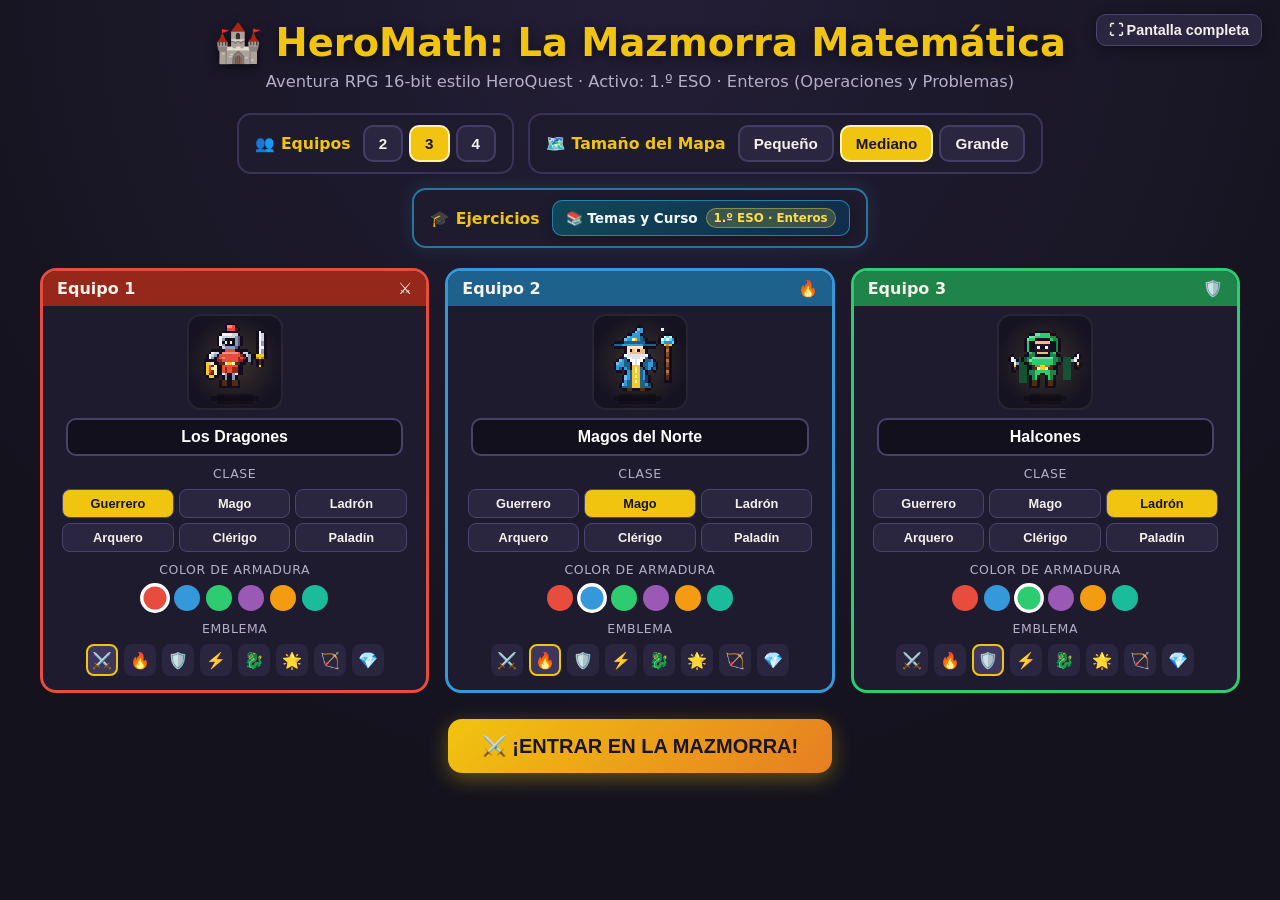
<file: heromath_mazmorra/index.html>
<!DOCTYPE html>
<html lang="es">
<head>
  <meta charset="UTF-8" />
  <meta name="viewport" content="width=device-width, initial-scale=1.0" />
  <title>HeroMath: La Mazmorra Matemática (1.º ESO – 2.º Bachillerato)</title>
  <link rel="stylesheet" href="../banco_ejercicios/selector.css" />
  <link rel="stylesheet" href="css/styles.css" />
</head>
<body>
  <!-- ================= PANTALLA DE CONFIGURACIÓN ================= -->
  <section id="setup-screen" class="screen">
    <header class="setup-header">
      <div class="setup-header-actions">
        <button type="button" id="btn-fullscreen-setup" class="top-btn setup-fs-btn">⛶ Pantalla completa</button>
      </div>
      <h1>🏰 HeroMath: La Mazmorra Matemática</h1>
      <p id="setup-subtitle">Aventura RPG 16-bit estilo HeroQuest · 1.º ESO – 2.º Bachillerato · Pizarra digital</p>
    </header>

    <div class="setup-options-bar">
      <div class="opt-group">
        <span class="opt-title">👥 Equipos</span>
        <div class="btn-row">
          <button type="button" class="pill-btn team-count-btn" data-count="2">2</button>
          <button type="button" class="pill-btn team-count-btn active" data-count="3">3</button>
          <button type="button" class="pill-btn team-count-btn" data-count="4">4</button>
        </div>
      </div>

      <div class="opt-group">
        <span class="opt-title">🗺️ Tamaño del Mapa</span>
        <div class="btn-row">
          <button type="button" class="pill-btn map-size-btn" data-size="pequeno">Pequeño</button>
          <button type="button" class="pill-btn map-size-btn active" data-size="mediano">Mediano</button>
          <button type="button" class="pill-btn map-size-btn" data-size="grande">Grande</button>
        </div>
      </div>

      <div class="opt-group opt-group-selector">
        <span class="opt-title">🎓 Ejercicios</span>
        <button type="button" id="btn-selector-ejercicios-setup" data-label="📚 Temas y Curso">📚 Temas y Curso</button>
      </div>
    </div>

    <div id="teams-setup-grid" class="teams-setup-grid"></div>

    <div class="setup-footer">
      <button type="button" id="btn-start-game" class="btn-primary-xl">⚔️ ¡ENTRAR EN LA MAZMORRA!</button>
    </div>
  </section>

  <!-- ================= PANTALLA DE JUEGO ================= -->
  <section id="game-screen" class="screen hidden">
    <header class="top-bar">
      <div class="top-left">
        <span class="brand">🏰 HeroMath</span>
        <span id="round-badge" class="badge-gold">Ronda 1</span>
        <span id="active-turn-banner" class="turn-banner"></span>
      </div>
      <div class="top-right">
        <button type="button" id="btn-selector-ejercicios-top" data-label="📚 Temas y Curso">📚 Temas y Curso</button>
        <button type="button" id="btn-rules" class="top-btn">📜 Reglas</button>
        <button type="button" id="btn-new-map" class="top-btn">🗺️ Nuevo Mapa</button>
        <button type="button" id="btn-sound" class="top-btn">🔊 Sonido</button>
        <button type="button" id="btn-fullscreen" class="top-btn">⛶ Pantalla</button>
        <button type="button" id="btn-back-setup" class="top-btn">⚙️ Equipos</button>
      </div>
    </header>

    <main class="game-layout">
      <!-- Panel Izquierdo: Equipos y Registro -->
      <aside class="sidebar-left">
        <h2 class="panel-title">🛡️ Equipos</h2>
        <div id="players-list" class="players-list"></div>
        <h2 class="panel-title">📜 Diario de Mazmorra</h2>
        <div id="battle-log" class="battle-log"></div>
      </aside>

      <!-- Centro: Tablero HeroQuest 16-bit -->
      <div class="board-stage">
        <div id="enemy-turn-banner" class="enemy-banner hidden">⚔️ TURNO DE LOS ENEMIGOS 👹</div>
        <div id="dungeon-board" class="dungeon-board"></div>
      </div>

      <!-- Panel Derecho: Dado, Cruceta Táctil y Acciones -->
      <aside class="sidebar-right">
        <h2 class="panel-title">🎲 Control de Turno</h2>
        <div class="dice-box">
          <div id="dice-value" class="dice-face">🎲</div>
          <div id="steps-badge" class="steps-badge">Tira el dado</div>
          <button type="button" id="btn-roll-dice" class="btn-roll">🎲 TIRAR DADO</button>
        </div>

        <div class="dpad-wrap">
          <div class="dpad-row">
            <button type="button" id="dpad-up" class="dpad-btn" aria-label="Arriba">▲</button>
          </div>
          <div class="dpad-row">
            <button type="button" id="dpad-left" class="dpad-btn" aria-label="Izquierda">◀</button>
            <span class="dpad-center">🧭</span>
            <button type="button" id="dpad-right" class="dpad-btn" aria-label="Derecha">▶</button>
          </div>
          <div class="dpad-row">
            <button type="button" id="dpad-down" class="dpad-btn" aria-label="Abajo">▼</button>
          </div>
        </div>

        <div id="quick-actions" class="quick-actions"></div>

        <button type="button" id="btn-end-turn" class="btn-end-turn">⏭️ Terminar Turno</button>
      </aside>
    </main>
  </section>

  <!-- ================= POPUP DE DUELO (10 SEGUNDOS, 4 OPCIONES) ================= -->
  <div id="duel-modal" class="modal-overlay hidden">
    <div class="modal-card duel-card">
      <h2 id="duel-title" class="modal-title">⚔️ ¡DUELO EN LA MAZMORRA!</h2>
      <p id="duel-subtitle" class="modal-subtitle"></p>

      <div class="duel-arena">
        <div class="duel-fighter hero-side">
          <div id="duel-hero-sprite" class="fighter-sprite"></div>
          <div id="duel-hero-name" class="fighter-name"></div>
          <div class="hp-bar-bg big-hp">
            <div id="duel-hero-bar" class="hp-bar-fill" style="background:#2ecc71"></div>
            <span id="duel-hero-hp" class="hp-text"></span>
          </div>
        </div>

        <div class="duel-vs">VS</div>

        <div class="duel-fighter enemy-side">
          <div id="duel-enemy-sprite" class="fighter-sprite"></div>
          <div id="duel-enemy-name" class="fighter-name"></div>
          <div class="hp-bar-bg big-hp">
            <div id="duel-enemy-bar" class="hp-bar-fill" style="background:#e74c3c"></div>
            <span id="duel-enemy-hp" class="hp-text"></span>
          </div>
        </div>
      </div>

      <!-- Botón para iniciar el temporizador de 10 s -->
      <div id="duel-ready-area" class="ready-area">
        <p class="ready-hint">Cuando el equipo esté listo frente a la pizarra, pulsa el botón para ver el reto de combate.</p>
        <button type="button" id="duel-start-btn" class="btn-primary-xl">⚔️ INICIAR COMBATE (10 s)</button>
      </div>

      <!-- Zona activa de operación y 4 opciones -->
      <div id="duel-question-area" class="hidden">
        <div class="timer-wrap">
          <div class="timer-bar-bg"><div id="duel-timer-fill" class="timer-bar-fill"></div></div>
          <span id="duel-timer-text" class="timer-text">10 s</span>
        </div>
        <div id="duel-tema" class="prob-tema-tag"></div>
        <div id="duel-operation" class="operation-box"></div>
        <div id="duel-options" class="duel-options-grid"></div>
      </div>

      <!-- Resultado -->
      <div id="duel-feedback-area" class="duel-feedback hidden">
        <div id="duel-fb-title" class="fb-title"></div>
        <div id="duel-fb-exp" class="fb-exp"></div>
        <button type="button" id="duel-continue-btn" class="btn-continue">Continuar ▶</button>
      </div>
    </div>
  </div>

  <!-- ================= POPUP DE PUERTAS Y COFRES (20 SEGUNDOS, PROBLEMA) ================= -->
  <div id="problem-modal" class="modal-overlay hidden">
    <div class="modal-card problem-card">
      <div class="prob-header">
        <span id="prob-icon" class="prob-big-icon">🚪</span>
        <div>
          <h2 id="prob-title" class="modal-title">Puerta Cerrada</h2>
          <p id="prob-team" class="modal-subtitle"></p>
        </div>
      </div>

      <div id="prob-ready-area" class="ready-area">
        <p class="ready-hint">Dispondréis de <b>20 segundos</b> para leer y resolver el reto matemático de la mazmorra.</p>
        <button type="button" id="prob-start-btn" class="btn-primary-xl">🔑 INICIAR PRUEBA (20 s)</button>
      </div>

      <div id="prob-active-area" class="hidden">
        <div class="timer-wrap">
          <div class="timer-bar-bg"><div id="prob-timer-fill" class="timer-bar-fill"></div></div>
          <span id="prob-timer-text" class="timer-text">20 s</span>
        </div>

        <div id="prob-tema" class="prob-tema-tag"></div>
        <div id="prob-enunciado" class="prob-enunciado"></div>
        <div id="prob-options" class="duel-options-grid"></div>
      </div>

      <div id="prob-feedback-area" class="duel-feedback hidden">
        <div id="prob-fb-title" class="fb-title"></div>
        <div id="prob-fb-exp" class="fb-exp"></div>
        <button type="button" id="prob-continue-btn" class="btn-continue">Continuar ▶</button>
      </div>
    </div>
  </div>

  <!-- ================= MODAL DE REGLAS ================= -->
  <div id="rules-modal" class="modal-overlay hidden">
    <div class="modal-card rules-card">
      <h2 class="modal-title">📜 Reglas de HeroMath</h2>
      <ul class="rules-list">
        <li><b>Temas y Curso configurables:</b> Pulsa <b>📚 Temas y Curso</b> en cualquier momento para elegir uno o varios bloques (Enteros, Fracciones, Potencias, Ecuaciones y Funciones) y el curso (<b>1.º ESO a 2.º Bachillerato</b>).</li>
        <li><b>Exploración estilo HeroQuest:</b> Tira el dado (1–6) y muévete en horizontal o vertical. Las habitaciones permanecen ocultas hasta abrir su puerta.</li>
        <li><b>Puertas y Cofres (20 s):</b> Al intentar abrir una puerta o un cofre, resuelves un <b>problema matemático en 20 segundos</b> (en modo «Ambos»). Si fallas o se acaba el tiempo, <b>pierdes el turno</b>.</li>
        <li><b>Zona de Control y Combates (10 s):</b> No puedes pasar junto a un enemigo vivo sin combatir. Los combates se juegan en un popup de duelo con <b>operaciones rápidas, 4 opciones y 10 segundos</b> tras pulsar Iniciar.</li>
        <li><b>Vida, Daño y Oro:</b> Jugadores <b>100 HP</b>, Enemigos <b>50 HP</b>. Cada acierto hace <b>25 de daño</b>. Vencer a un enemigo otorga <b>+25 🪙</b>. Si un equipo llega a 0 HP, queda eliminado.</li>
        <li><b>Turno de Enemigos y Esquiva:</b> Al acabar la ronda, cada enemigo descubierto avanza <b>1 casilla</b> hacia el héroe más cercano. Si ataca, el héroe puede <b>esquivar el golpe</b> ganando un duelo de 10 segundos.</li>
        <li><b>Meta:</b> Quien abra el <b>Gran Cofre Real (👑)</b> gana la expedición (+150 🪙).</li>
      </ul>
      <button type="button" id="btn-close-rules" class="btn-primary-xl">Entendido</button>
    </div>
  </div>

  <!-- ================= MODAL DE FIN DE PARTIDA ================= -->
  <div id="end-modal" class="modal-overlay hidden">
    <div class="modal-card end-card">
      <div id="end-icon" class="end-big-icon">👑</div>
      <h2 id="end-title" class="modal-title"></h2>
      <p id="end-subtitle" class="modal-subtitle"></p>
      <div id="end-podium" class="podium-box"></div>
      <div class="end-actions">
        <button type="button" id="btn-play-again" class="btn-primary-xl">🗺️ Jugar Nuevo Mapa</button>
        <button type="button" id="btn-end-setup" class="top-btn big-alt">⚙️ Cambiar Equipos</button>
      </div>
    </div>
  </div>

  <!-- Banco de Ejercicios compartido (1.º ESO – 2.º Bachillerato) -->
  <script src="../banco_ejercicios/engine/utils.js"></script>
  <script src="../banco_ejercicios/engine/generators/enteros.js"></script>
  <script src="../banco_ejercicios/engine/generators/fracciones.js"></script>
  <script src="../banco_ejercicios/engine/generators/potencias.js"></script>
  <script src="../banco_ejercicios/engine/generators/ecuaciones.js"></script>
  <script src="../banco_ejercicios/engine/generators/funciones.js"></script>
  <script src="../banco_ejercicios/api.js"></script>
  <script src="../banco_ejercicios/selector.js"></script>

  <!-- Motor Pixel-Art 16-bit y scripts modulares del juego -->
  <script src="js/pixel-art.js"></script>
  <script src="data/personajes.js"></script>
  <script src="data/enemigos.js"></script>
  <script src="data/preguntas.js"></script>
  <script src="js/audio.js"></script>
  <script src="js/tablero.js"></script>
  <script src="js/juego.js"></script>
</body>
</html>
</file>
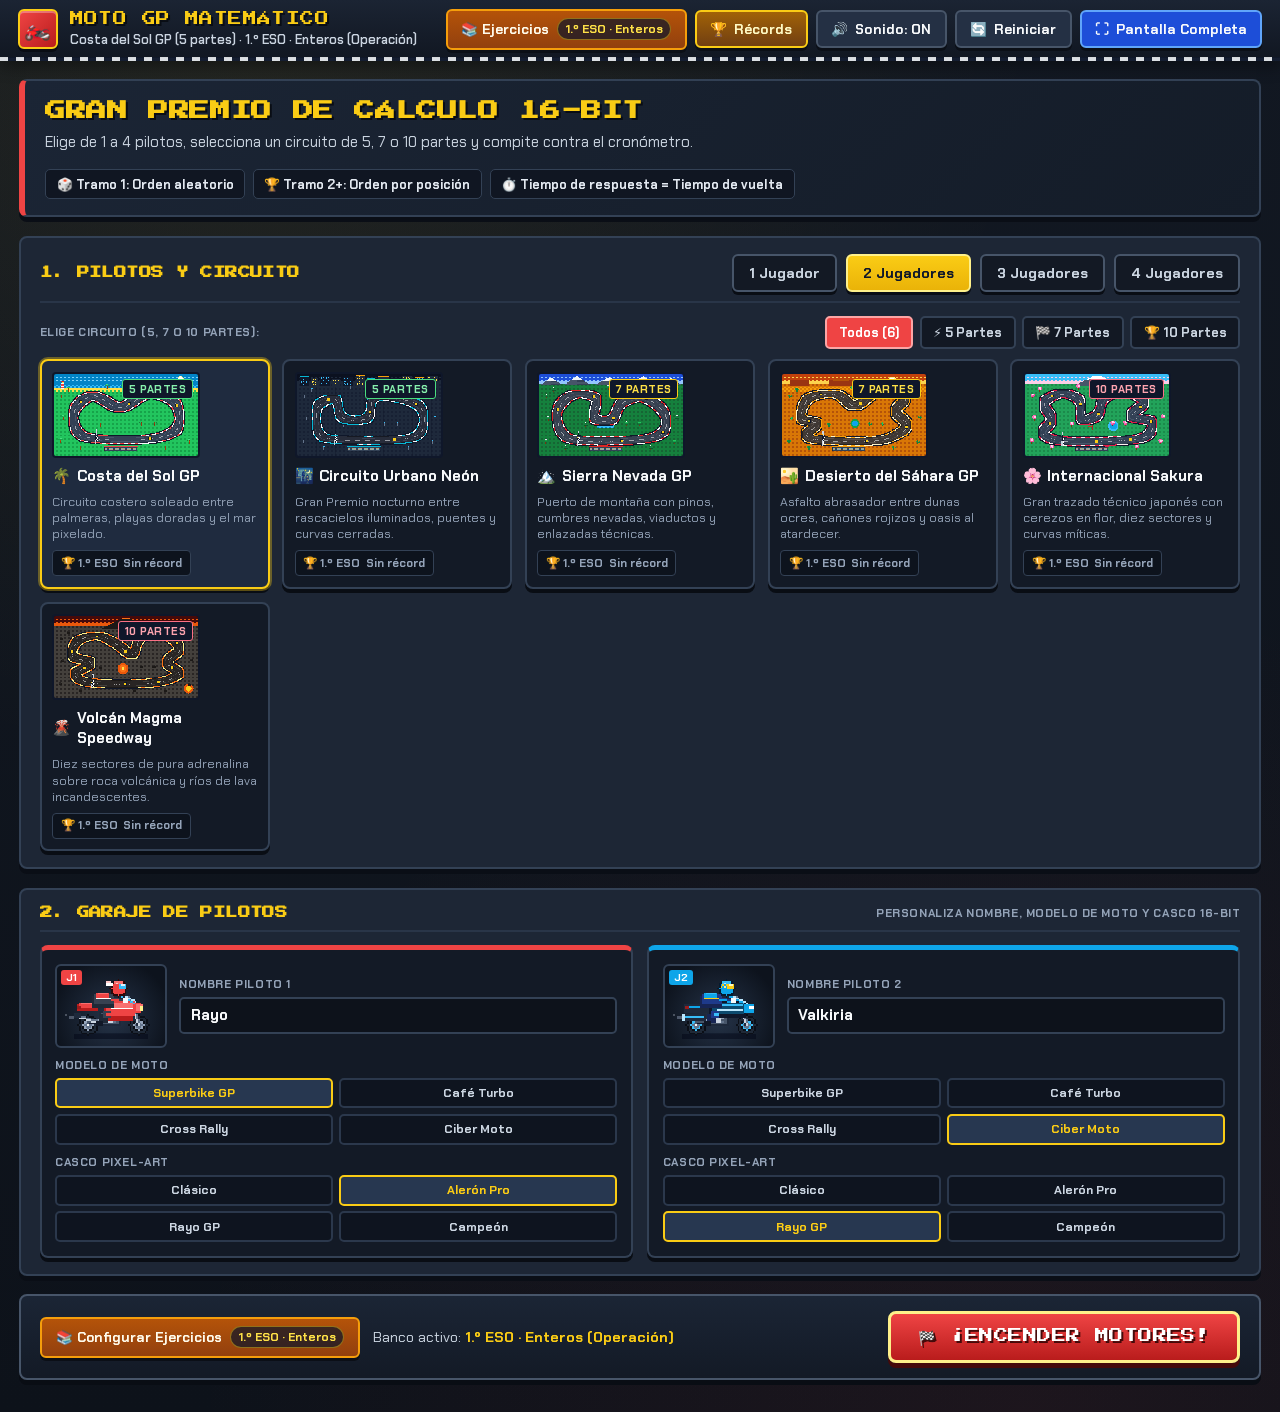
<file: motos/index.html>
<!DOCTYPE html>
<html lang="es">
<head>
  <meta charset="UTF-8">
  <meta name="viewport" content="width=device-width, initial-scale=1.0">
  <meta name="description" content="Moto GP Matemático: juego educativo de carreras de motos pixel-art 16-bit de 1 a 4 jugadores con circuitos de 5, 7 y 10 partes conectado al Banco de Ejercicios.">
  <title>Moto GP Matemático — Carreras de Motos 16-Bit Pixel Art</title>
  <link rel="preconnect" href="https://fonts.googleapis.com">
  <link rel="preconnect" href="https://fonts.gstatic.com" crossorigin>
  <link href="https://fonts.googleapis.com/css2?family=Chakra+Petch:wght@500;600;700&family=JetBrains+Mono:wght@600;800&family=Press+Start+2P&display=swap" rel="stylesheet">
  <link rel="stylesheet" href="../banco_ejercicios/selector.css">
  <link rel="stylesheet" href="css/styles.css">
</head>
<body>

  <!-- =====================================================================
       BARRA SUPERIOR PERMANENTE DE CONTROLES
       ===================================================================== -->
  <header class="top-bar">
    <div class="brand">
      <div class="brand-emblem" aria-hidden="true">🏍️</div>
      <div>
        <div class="brand-title font-pixel">MOTO GP MATEMÁTICO</div>
        <div id="brand-sub" class="brand-sub">Carreras Pixel Art 16-bit · 1.º ESO · Enteros</div>
      </div>
    </div>

    <div class="top-controls">
      <button type="button" id="btn-selector-ejercicios" data-label="📚 Ejercicios" title="Elegir temas, curso y tipo de ejercicio">
        <span>📚 Ejercicios</span>
        <span class="bm-trigger-badge">1.º ESO · Enteros</span>
      </button>
      <button type="button" id="btn-records" class="ctrl-btn btn-records" title="Ver los mejores tiempos por circuito y curso">
        <span>🏆</span>
        <span>Récords</span>
      </button>
      <button type="button" id="btn-sound" class="ctrl-btn btn-sound" title="Activar o silenciar sonido">
        <span id="sound-icon">🔊</span>
        <span id="sound-text">Sonido: ON</span>
      </button>
      <button type="button" id="btn-restart" class="ctrl-btn btn-restart" title="Reiniciar carrera o configuración">
        <span>🔄</span>
        <span>Reiniciar</span>
      </button>
      <button type="button" id="btn-fullscreen" class="ctrl-btn btn-fullscreen" title="Alternar pantalla completa">
        <span id="fs-icon">⛶</span>
        <span id="fs-text">Pantalla Completa</span>
      </button>
    </div>
  </header>

  <!-- =====================================================================
       PANTALLA 1: PADDOCK / CONFIGURACIÓN (1-4 JUGADORES Y CIRCUITOS)
       ===================================================================== -->
  <main id="setup-screen" class="setup-screen">
    <div class="setup-container">
      <section class="setup-hero" aria-label="Bienvenida al campeonato">
        <div>
          <h1 class="font-pixel">GRAN PREMIO DE CÁLCULO 16-BIT</h1>
          <p>Elige de 1 a 4 pilotos, selecciona un circuito de 5, 7 o 10 partes y compite contra el cronómetro.</p>
        </div>
        <div class="setup-rules-strip">
          <span class="rule-chip">🎲 Tramo 1: Orden aleatorio</span>
          <span class="rule-chip">🏆 Tramo 2+: Orden por posición</span>
          <span class="rule-chip">⏱️ Tiempo de respuesta = Tiempo de vuelta</span>
        </div>
      </section>

      <!-- PASO 1: NÚMERO DE JUGADORES + SELECCIÓN DE CIRCUITO -->
      <section class="paddock-panel" aria-label="Selección de circuito y jugadores">
        <div class="panel-head">
          <h2 class="panel-title font-pixel">1. PILOTOS Y CIRCUITO</h2>
          <div class="player-count-row" id="player-count-row" role="group" aria-label="Número de jugadores">
            <button type="button" class="count-btn" data-count="1">1 Jugador</button>
            <button type="button" class="count-btn active" data-count="2">2 Jugadores</button>
            <button type="button" class="count-btn" data-count="3">3 Jugadores</button>
            <button type="button" class="count-btn" data-count="4">4 Jugadores</button>
          </div>
        </div>

        <div class="panel-head" style="border-bottom: none; padding-bottom: 0; margin-bottom: 0.65rem;">
          <span class="mini-label" style="margin:0;">Elige circuito (5, 7 o 10 partes):</span>
          <div class="circuit-filter-tabs" id="circuit-filter-tabs" role="tablist" aria-label="Filtrar circuitos por partes">
            <button type="button" class="filter-tab active" data-parts="all">Todos (6)</button>
            <button type="button" class="filter-tab" data-parts="5">⚡ 5 Partes</button>
            <button type="button" class="filter-tab" data-parts="7">🏁 7 Partes</button>
            <button type="button" class="filter-tab" data-parts="10">🏆 10 Partes</button>
          </div>
        </div>

        <div id="circuits-grid" class="circuits-grid"></div>
      </section>

      <!-- PASO 2: GARAJE DE PILOTOS -->
      <section class="paddock-panel" aria-label="Personalización de motos y pilotos">
        <div class="panel-head">
          <h2 class="panel-title font-pixel">2. GARAJE DE PILOTOS</h2>
          <span class="mini-label" style="margin:0;">Personaliza nombre, modelo de moto y casco 16-bit</span>
        </div>
        <div id="riders-setup-grid" class="riders-grid"></div>
      </section>

      <!-- BARRA DE EJERCICIOS Y BOTÓN DE SALIDA -->
      <div class="launch-bar">
        <div class="launch-exercise-box">
          <button type="button" id="btn-selector-setup" data-label="📚 Configurar Ejercicios">
            <span>📚 Configurar Ejercicios</span>
            <span class="bm-trigger-badge">1.º ESO · Enteros</span>
          </button>
          <div id="setup-config-summary" class="setup-config-summary">
            Banco activo: <strong>1.º ESO · Enteros (Operación)</strong>
          </div>
        </div>

        <button type="button" id="btn-start-race" class="btn-start-race font-pixel">
          🏁 ¡ENCENDER MOTORES!
        </button>
      </div>
    </div>
  </main>

  <!-- =====================================================================
       PANTALLA 2: CARRERA EN VIVO
       ===================================================================== -->
  <section id="race-screen" class="race-screen hidden" aria-label="Circuito de carreras en vivo">
    <!-- Tira de estado superior: Circuito, Tramo actual, Regla de orden y Cola de turnos -->
    <div class="race-status-strip">
      <div class="race-circuit-info">
        <span id="race-circuit-pill" class="race-circuit-pill">🌴 Costa del Sol GP</span>
        <span id="race-sector-pill" class="race-sector-pill">Tramo 1 / 5 · Recta de Meta</span>
        <span id="order-mode-badge" class="order-mode-badge">🎲 Tramo 1: Orden Aleatorio</span>
      </div>
      <div id="turn-order-queue" class="turn-order-queue" aria-label="Orden de salida del tramo actual"></div>
    </div>

    <div class="race-main-grid">
      <!-- COLUMNA IZQUIERDA: CIRCUITO PIXEL-ART + TIRA DE VELOCIDAD + CLASIFICACIÓN -->
      <div class="visual-col">
        <div class="track-viewport-card">
          <div class="track-canvas-wrap">
            <canvas id="track-canvas" class="pixel-canvas" width="360" height="210"></canvas>
            <div class="track-overlay-legend">
              <span id="track-sector-legend" class="track-mini-tag">TRAMO ACTIVO: 1 / 5</span>
            </div>
          </div>
          <div class="sprint-strip-wrap">
            <canvas id="sprint-canvas" class="pixel-canvas" width="320" height="68"></canvas>
          </div>
        </div>

        <div class="standings-card">
          <div class="standings-head">
            <h3 class="standings-title font-pixel">⏱️ CLASIFICACIÓN EN VIVO</h3>
            <span id="standings-sub" class="standings-sub">Menor tiempo total gana</span>
          </div>
          <div id="standings-list" class="standings-list"></div>
        </div>
      </div>

      <!-- COLUMNA DERECHA: CRONÓMETRO DEL PILOTO + PANEL DE PREGUNTA -->
      <div class="action-col">
        <div id="stopwatch-card" class="stopwatch-card">
          <div class="active-rider-id">
            <div id="hud-active-bike" class="hud-bike-mini"></div>
            <div class="active-rider-meta">
              <div id="active-turn-kicker" class="active-turn-kicker">TURNO ACTUAL · 1.º EN PARRILLA</div>
              <div id="active-rider-name" class="active-rider-name">Rayo</div>
              <div id="active-rider-sub" class="active-rider-sub">Vuelta acumulada: 00:00.00 · Tramo 1/5</div>
            </div>
          </div>

          <div class="led-stopwatch-box">
            <div class="led-label">CRONO TRAMO</div>
            <div id="led-stopwatch" class="led-time font-mono">00:00.00</div>
            <div id="led-sub" class="led-sub">Se suma a tu vuelta</div>
          </div>
        </div>

        <div class="question-panel">
          <!-- ESTADO A: PUERTA DE SALIDA / SEMÁFORO (JUSTA PARA CAMBIO DE JUGADOR) -->
          <div id="ready-gate" class="ready-gate">
            <div class="gantry-lights" aria-hidden="true">
              <span id="bulb-1" class="gantry-bulb lit-red"></span>
              <span id="bulb-2" class="gantry-bulb lit-red"></span>
              <span id="bulb-3" class="gantry-bulb lit-red"></span>
            </div>
            <div id="ready-title" class="ready-title font-pixel">¡A PISTA, RAYO!</div>
            <div id="ready-sector-desc" class="ready-sector-desc">Tramo 1 de 5 · Recta del Paseo Marítimo</div>
            <div id="ready-order-note" class="ready-order-note">
              🎲 Primer tramo: el orden de salida se ha sorteado de forma aleatoria. A partir del tramo 2 se correrá por orden de clasificación.
            </div>
            <button type="button" id="btn-launch-turn" class="btn-launch-turn font-pixel">
              🏁 ¡ACELERAR Y VER PREGUNTA!
            </button>
            <div class="ready-shortcut-hint">Pulsa el botón o Espacio / Enter cuando el piloto esté listo</div>
          </div>

          <!-- ESTADO B: PREGUNTA ACTIVA (4 OPCIONES DEL BANCO) -->
          <div id="exercise-view" class="exercise-view hidden">
            <div class="exercise-top-meta">
              <span id="exercise-meta-badge" class="exercise-meta-badge">1.º ESO · Enteros · Operación</span>
              <span class="penalty-reminder">⚠️ Fallo: +10.00s penalización</span>
            </div>

            <div class="math-box">
              <div id="math-expression" class="math-text math-text--short">Cargando ejercicio...</div>
            </div>

            <div id="options-grid" class="options-grid"></div>

            <div id="feedback-bar" class="feedback-banner hidden"></div>

            <div id="next-turn-bar" class="next-turn-bar hidden">
              <button type="button" id="btn-next-turn" class="btn-next-turn">
                ▶ Siguiente Piloto
              </button>
            </div>
          </div>
        </div>
      </div>
    </div>

    <!-- =================================================================
         MODAL DE PODIO FINAL
         ================================================================= -->
    <div id="podium-overlay" class="modal-backdrop hidden" role="dialog" aria-modal="true" aria-labelledby="podium-title">
      <div class="modal-card">
        <div class="podium-crown">🏆🏁</div>
        <h2 id="podium-title" class="modal-title font-pixel">¡BANDERA A CUADROS!</h2>
        <p id="podium-subtitle" class="modal-desc">Carrera completada en Costa del Sol GP (5 partes).</p>

        <div class="winner-showcase">
          <div id="winner-bike-box" class="winner-bike-canvas"></div>
          <div style="text-align:left;">
            <div id="winner-name-big" style="font-size:1.25rem; font-weight:900; color:#facc15;">Rayo</div>
            <div id="winner-time-big" class="winner-time-big font-mono">00:24.35</div>
            <div id="winner-medal-badge" class="medal-badge">🏆 Campeón del Gran Premio</div>
          </div>
        </div>

        <table class="podium-table" aria-label="Resultados finales de la carrera">
          <thead>
            <tr>
              <th>Pos</th>
              <th>Piloto</th>
              <th>Tiempo Total</th>
              <th>Dif.</th>
              <th>Mejor Tramo</th>
              <th>Aciertos</th>
            </tr>
          </thead>
          <tbody id="podium-tbody"></tbody>
        </table>

        <div class="modal-actions">
          <button type="button" id="btn-rematch" class="modal-btn-primary font-pixel">🏁 REVANCHA</button>
          <button type="button" id="btn-podium-records" class="modal-btn-records">🏆 Ver Récords</button>
          <button type="button" id="btn-to-setup" class="modal-btn-secondary">🗺️ Cambiar Circuito / Pilotos</button>
        </div>
      </div>
    </div>

    <!-- =================================================================
         MODAL DE REINICIO
         ================================================================= -->
    <div id="reset-modal" class="modal-backdrop hidden" role="dialog" aria-modal="true" aria-labelledby="reset-modal-title">
      <div class="modal-card modal-card--compact">
        <div class="podium-crown">🔄</div>
        <h3 id="reset-modal-title" class="modal-title font-pixel">¿REINICIAR CARRERA?</h3>
        <p class="modal-desc">Puedes reiniciar este circuito desde el Tramo 1 o volver al Paddock para cambiar jugadores o circuito.</p>
        <div class="modal-actions">
          <button type="button" id="btn-reset-race" class="modal-btn-primary">Reiniciar Carrera Actual</button>
          <button type="button" id="btn-reset-setup" class="modal-btn-secondary">Volver al Paddock</button>
          <button type="button" id="btn-reset-cancel" class="modal-btn-ghost">Cancelar</button>
        </div>
      </div>
    </div>
  </section>

  <!-- =====================================================================
       MODAL GLOBAL: MEJORES TIEMPOS POR CIRCUITO Y CURSO DE DIFICULTAD
       ===================================================================== -->
  <div id="records-modal" class="modal-backdrop hidden" role="dialog" aria-modal="true" aria-labelledby="records-modal-title">
    <div class="modal-card modal-card--records">
      <div class="records-header">
        <div>
          <h2 id="records-modal-title" class="modal-title font-pixel" style="margin-bottom:0.2rem;">🏆 MEJORES TIEMPOS</h2>
          <p class="records-subtitle">Récords guardados por circuito y curso de dificultad</p>
        </div>
        <button type="button" id="btn-records-close" class="records-close-btn" aria-label="Cerrar récords">✕</button>
      </div>

      <!-- Selector de Curso / Nivel -->
      <div class="records-filter-block">
        <span class="mini-label">Curso / Nivel de dificultad:</span>
        <div id="records-level-tabs" class="records-level-tabs" role="tablist" aria-label="Filtrar récords por curso"></div>
      </div>

      <!-- Selector de Circuito -->
      <div class="records-filter-block">
        <span class="mini-label">Circuito:</span>
        <div id="records-circuit-tabs" class="records-circuit-tabs" role="tablist" aria-label="Filtrar récords por circuito"></div>
      </div>

      <!-- Contenido dinámico (resumen de 6 circuitos o Top 5 detallado de 1 circuito) -->
      <div id="records-body" class="records-body"></div>

      <div class="records-footer">
        <button type="button" id="btn-records-clear" class="btn-records-clear">🗑️ Borrar récords mostrados</button>
        <button type="button" id="btn-records-done" class="modal-btn-secondary">Cerrar</button>
      </div>
    </div>
  </div>

  <!-- Banco de Ejercicios (motor compartido) -->
  <script src="../banco_ejercicios/engine/utils.js"></script>
  <script src="../banco_ejercicios/engine/generators/enteros.js"></script>
  <script src="../banco_ejercicios/engine/generators/fracciones.js"></script>
  <script src="../banco_ejercicios/engine/generators/potencias.js"></script>
  <script src="../banco_ejercicios/engine/generators/ecuaciones.js"></script>
  <script src="../banco_ejercicios/engine/generators/funciones.js"></script>
  <script src="../banco_ejercicios/api.js"></script>
  <script src="../banco_ejercicios/selector.js"></script>

  <!-- Módulos de Moto GP Matemático -->
  <script src="data/circuitos.js"></script>
  <script src="js/audio.js"></script>
  <script src="js/pixel-art.js"></script>
  <script src="js/juego.js"></script>
</body>
</html>
</file>
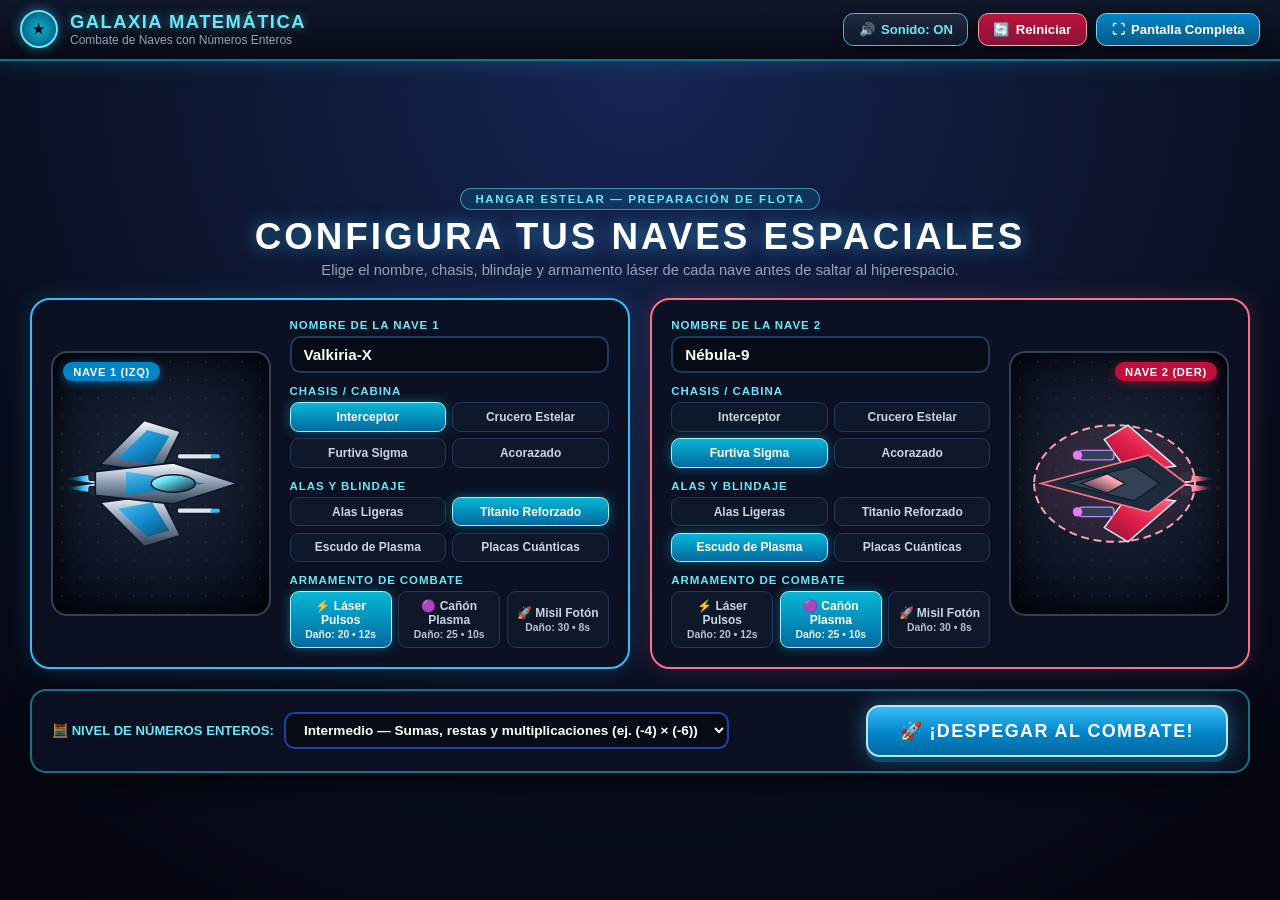
<file: Espacial/index.html.html>
<!DOCTYPE html>
<html lang="es">
<head>
 <meta charset="UTF-8">
 <meta name="viewport" content="width=device-width, initial-scale=1.0">
 <title>Galaxia Matemática — Combate de Naves Espaciales</title>
 <style>
 /* ==========================================================================
 RESET, VARIABLES Y ESTILOS BASE (100% AUTOCONTENIDO SIN DEPENDENCIAS)
 ========================================================================== */
 :root {
 --bg-dark: #060914;
 --panel-bg: rgba(11, 17, 34, 0.92);
 --panel-border: #1e3a5f;
 --cyan-light: #67e8f9;
 --cyan-mid: #06b6d4;
 --cyan-dark: #0e7490;
 --p1-main: #0284c7;
 --p1-bright: #38bdf8;
 --p2-main: #be123c;
 --p2-bright: #fb7185;
 --neon-amber: #fbbf24;
 --text-light: #e0f2fe;
 --text-muted: #94a3b8;
 }

 * {
 box-sizing: border-box;
 margin: 0;
 padding: 0;
 user-select: none;
 -webkit-tap-highlight-color: transparent;
 }

 body {
 font-family: 'Segoe UI', Roboto, Helvetica, Arial, sans-serif;
 background-color: var(--bg-dark);
 color: var(--text-light);
 min-height: 100vh;
 display: flex;
 flex-direction: column;
 overflow-x: hidden;
 }

 .font-scifi {
 font-family: 'Trebuchet MS', 'Segoe UI', Impact, sans-serif;
 letter-spacing: 0.08em;
 text-transform: uppercase;
 }

 .hidden {
 display: none !important;
 }

 /* ==========================================================================
 BARRA SUPERIOR PERMANENTE DE CONTROLES
 ========================================================================== */
 .top-bar {
 width: 100%;
 background: linear-gradient(180deg, #0f172a 0%, #070b16 100%);
 border-bottom: 2px solid var(--cyan-dark);
 padding: 0.65rem 1.25rem;
 display: flex;
 flex-wrap: wrap;
 align-items: center;
 justify-content: space-between;
 gap: 0.75rem;
 z-index: 100;
 box-shadow: 0 4px 20px rgba(6, 182, 212, 0.2);
 }

 .brand {
 display: flex;
 align-items: center;
 gap: 0.75rem;
 }

 .brand-emblem {
 width: 38px;
 height: 38px;
 background: radial-gradient(circle, var(--cyan-mid), #0c4a6e);
 border: 2px solid var(--cyan-light);
 border-radius: 50%;
 display: flex;
 align-items: center;
 justify-content: center;
 font-weight: 900;
 color: #04101f;
 font-size: 0.9rem;
 box-shadow: 0 0 12px rgba(56, 189, 248, 0.55);
 }

 .brand-title {
 font-size: 1.15rem;
 font-weight: 900;
 color: var(--cyan-light);
 text-shadow: 0 0 10px rgba(103, 232, 249, 0.5);
 line-height: 1.1;
 }

 .brand-sub {
 font-size: 0.75rem;
 color: var(--text-muted);
 }

 .top-controls {
 display: flex;
 align-items: center;
 gap: 0.6rem;
 }

 .ctrl-btn {
 display: inline-flex;
 align-items: center;
 gap: 0.4rem;
 padding: 0.5rem 0.9rem;
 border-radius: 0.65rem;
 font-size: 0.82rem;
 font-weight: 700;
 cursor: pointer;
 border: 1px solid rgba(255,255,255,0.2);
 transition: transform 0.12s ease, filter 0.15s ease, background 0.2s ease;
 color: #fff;
 box-shadow: 0 3px 8px rgba(0,0,0,0.5);
 }

 .ctrl-btn:hover {
 filter: brightness(1.15);
 transform: translateY(-1px);
 }

 .ctrl-btn:active {
 transform: translateY(1px);
 }

 .btn-sound {
 background: linear-gradient(180deg, #1e293b, #0f172a);
 border-color: #38bdf8;
 color: var(--cyan-light);
 }

 .btn-restart {
 background: linear-gradient(180deg, #be123c, #881337);
 border-color: #fda4af;
 }

 .btn-fullscreen {
 background: linear-gradient(180deg, #0284c7, #075985);
 border-color: #7dd3fc;
 }

 /* ==========================================================================
 PANTALLA 1: HANGAR DE PERSONALIZACIÓN DE NAVES
 ========================================================================== */
 .setup-screen {
 flex: 1;
 background: radial-gradient(circle at top, #172554 0%, #090e1f 65%, #04060e 100%);
 padding: 1.25rem;
 display: flex;
 flex-direction: column;
 align-items: center;
 justify-content: center;
 }

 .setup-container {
 width: 100%;
 max-width: 1220px;
 display: flex;
 flex-direction: column;
 gap: 1.25rem;
 }

 .setup-header {
 text-align: center;
 }

 .setup-badge {
 display: inline-block;
 background: rgba(6, 182, 212, 0.16);
 border: 1px solid rgba(103, 232, 249, 0.5);
 color: var(--cyan-light);
 font-size: 0.72rem;
 font-weight: 800;
 text-transform: uppercase;
 letter-spacing: 0.14em;
 padding: 0.25rem 0.9rem;
 border-radius: 999px;
 margin-bottom: 0.4rem;
 }

 .setup-header h1 {
 font-size: clamp(1.5rem, 3vw, 2.3rem);
 color: #ffffff;
 text-shadow: 0 0 18px rgba(56, 189, 248, 0.65);
 }

 .setup-header p {
 color: var(--text-muted);
 font-size: 0.92rem;
 margin-top: 0.25rem;
 }

 .ships-grid {
 display: grid;
 grid-template-columns: repeat(2, 1fr);
 gap: 1.25rem;
 }

 @media (max-width: 920px) {
 .ships-grid {
 grid-template-columns: 1fr;
 }
 }

 .setup-card {
 background: var(--panel-bg);
 border-radius: 1.25rem;
 padding: 1.2rem;
 display: flex;
 gap: 1.15rem;
 align-items: center;
 box-shadow: 0 12px 30px rgba(0, 0, 0, 0.7);
 position: relative;
 }

 .setup-card.p1-card {
 border: 2px solid var(--p1-bright);
 box-shadow: 0 0 22px rgba(56, 189, 248, 0.18);
 }

 .setup-card.p2-card {
 border: 2px solid var(--p2-bright);
 box-shadow: 0 0 22px rgba(251, 113, 133, 0.18);
 flex-direction: row-reverse;
 }

 @media (max-width: 560px) {
 .setup-card, .setup-card.p2-card {
 flex-direction: column;
 }
 }

 .preview-box {
 width: 220px;
 height: 265px;
 flex-shrink: 0;
 border-radius: 1rem;
 background: radial-gradient(circle at 50% 45%, #1e293b 0%, #0b1120 70%, #040711 100%);
 border: 2px solid #334155;
 position: relative;
 display: flex;
 flex-direction: column;
 align-items: center;
 justify-content: center;
 overflow: hidden;
 box-shadow: inset 0 0 28px rgba(0,0,0,0.85);
 }

 .preview-box::before {
 content: '';
 position: absolute;
 inset: 0;
 background-image: radial-gradient(rgba(148, 163, 184, 0.25) 1px, transparent 1px);
 background-size: 18px 18px;
 opacity: 0.45;
 pointer-events: none;
 }

 .player-tag {
 position: absolute;
 top: 0.6rem;
 padding: 0.2rem 0.65rem;
 border-radius: 999px;
 font-size: 0.7rem;
 font-weight: 900;
 letter-spacing: 0.06em;
 text-transform: uppercase;
 color: #fff;
 z-index: 5;
 }

 .p1-tag {
 left: 0.6rem;
 background: var(--p1-main);
 box-shadow: 0 2px 8px rgba(2, 132, 199, 0.6);
 }

 .p2-tag {
 right: 0.6rem;
 background: var(--p2-main);
 box-shadow: 0 2px 8px rgba(190, 18, 60, 0.6);
 }

 .preview-avatar {
 width: 205px;
 height: 205px;
 z-index: 2;
 }

 .config-fields {
 flex: 1;
 width: 100%;
 display: flex;
 flex-direction: column;
 gap: 0.75rem;
 }

 .field-group label {
 display: block;
 font-size: 0.72rem;
 font-weight: 800;
 text-transform: uppercase;
 letter-spacing: 0.08em;
 color: var(--cyan-light);
 margin-bottom: 0.32rem;
 }

 .name-input {
 width: 100%;
 background: #070b16;
 border: 2px solid #1e3a5f;
 border-radius: 0.65rem;
 padding: 0.5rem 0.75rem;
 color: #fff;
 font-size: 0.95rem;
 font-weight: 700;
 outline: none;
 transition: border-color 0.2s, box-shadow 0.2s;
 }

 .name-input:focus {
 border-color: var(--cyan-light);
 box-shadow: 0 0 10px rgba(103, 232, 249, 0.3);
 }

 .opts-grid-2 {
 display: grid;
 grid-template-columns: repeat(2, 1fr);
 gap: 0.4rem;
 }

 .opts-grid-3 {
 display: grid;
 grid-template-columns: repeat(3, 1fr);
 gap: 0.4rem;
 }

 .opt-choice {
 background: #0f172a;
 border: 1.5px solid #263859;
 color: #cbd5e1;
 padding: 0.42rem 0.45rem;
 border-radius: 0.55rem;
 font-size: 0.75rem;
 font-weight: 700;
 cursor: pointer;
 text-align: center;
 transition: all 0.15s ease;
 display: flex;
 flex-direction: column;
 align-items: center;
 justify-content: center;
 gap: 0.12rem;
 }

 .opt-choice:hover {
 background: #1e293b;
 border-color: #60a5fa;
 }

 .opt-choice.active {
 background: linear-gradient(180deg, #06b6d4, #0369a1);
 border-color: #a5f3fc;
 color: #ffffff;
 font-weight: 900;
 box-shadow: 0 0 12px rgba(6, 182, 212, 0.45);
 }

 .opt-sub {
 font-size: 0.65rem;
 opacity: 0.9;
 font-weight: 600;
 }

 /* Barra inferior de dificultad y arranque */
 .launch-bar {
 background: var(--panel-bg);
 border: 2px solid var(--cyan-dark);
 border-radius: 1rem;
 padding: 0.9rem 1.25rem;
 display: flex;
 flex-wrap: wrap;
 align-items: center;
 justify-content: space-between;
 gap: 1rem;
 box-shadow: 0 10px 25px rgba(0,0,0,0.65);
 }

 .diff-box {
 display: flex;
 flex-wrap: wrap;
 align-items: center;
 gap: 0.65rem;
 }

 .diff-box label {
 font-size: 0.82rem;
 font-weight: 800;
 color: var(--cyan-light);
 text-transform: uppercase;
 }

 .diff-select {
 background: #070b16;
 border: 2px solid #1e40af;
 color: #fff;
 padding: 0.5rem 0.85rem;
 border-radius: 0.65rem;
 font-size: 0.85rem;
 font-weight: 700;
 outline: none;
 cursor: pointer;
 }

 .btn-start-battle {
 background: linear-gradient(180deg, #38bdf8 0%, #0284c7 55%, #0369a1 100%);
 border: 2px solid #bae6fd;
 color: #ffffff;
 padding: 0.8rem 2rem;
 border-radius: 0.85rem;
 font-size: 1.12rem;
 font-weight: 900;
 cursor: pointer;
 box-shadow: 0 5px 0 #0c4a6e, 0 0 22px rgba(56, 189, 248, 0.45);
 transition: transform 0.1s, box-shadow 0.1s, filter 0.15s;
 }

 .btn-start-battle:hover {
 filter: brightness(1.1);
 }

 .btn-start-battle:active {
 transform: translateY(3px);
 box-shadow: 0 2px 0 #0c4a6e, 0 0 10px rgba(56, 189, 248, 0.4);
 }

 /* ==========================================================================
 PANTALLA 2: ARENA ESPACIAL
 ========================================================================== */
 .arena-screen {
 flex: 1;
 position: relative;
 overflow: hidden;
 display: flex;
 flex-direction: column;
 justify-content: space-between;
 min-height: calc(100vh - 62px);
 }

 .space-backdrop {
 position: absolute;
 inset: 0;
 z-index: 0;
 pointer-events: none;
 }

 .space-backdrop svg {
 width: 100%;
 height: 100%;
 display: block;
 }

 /* Estrellas y partículas espaciales en movimiento */
 .star-layer {
 position: absolute;
 inset: 0;
 z-index: 2;
 pointer-events: none;
 overflow: hidden;
 }

 .star-speck {
 position: absolute;
 width: 3px;
 height: 3px;
 background: #e0f2fe;
 border-radius: 50%;
 box-shadow: 0 0 6px #7dd3fc;
 animation: twinkleStar linear infinite;
 }

 @keyframes twinkleStar {
 0%, 100% { opacity: 0.2; transform: scale(0.8); }
 50% { opacity: 1; transform: scale(1.4); }
 }

 /* Zona superior de pregunta y panel táctico */
 .combat-hud-top {
 position: relative;
 z-index: 20;
 width: 100%;
 max-width: 1100px;
 margin: 0 auto;
 padding: 0.85rem 1rem 0;
 display: flex;
 flex-direction: column;
 align-items: center;
 }

 .turn-pill {
 background: rgba(7, 11, 22, 0.92);
 border: 2px solid var(--cyan-mid);
 padding: 0.35rem 1.25rem;
 border-radius: 999px;
 display: inline-flex;
 align-items: center;
 gap: 0.55rem;
 margin-bottom: 0.65rem;
 box-shadow: 0 0 18px rgba(6, 182, 212, 0.35);
 }

 .turn-dot {
 width: 10px;
 height: 10px;
 border-radius: 50%;
 background: var(--cyan-light);
 box-shadow: 0 0 10px var(--cyan-light);
 animation: pulseDot 1s infinite;
 }

 @keyframes pulseDot {
 0%, 100% { transform: scale(1); opacity: 1; }
 50% { transform: scale(1.4); opacity: 0.5; }
 }

 .turn-label {
 font-size: 0.92rem;
 font-weight: 900;
 color: var(--cyan-light);
 }

 /* Panel holográfico de disparo */
 .holo-wrapper {
 width: 100%;
 max-width: 560px;
 transition: transform 0.3s ease;
 }

 .holo-panel {
 position: relative;
 background: linear-gradient(180deg, rgba(15, 23, 42, 0.96) 0%, rgba(7, 11, 24, 0.98) 100%);
 color: #f8fafc;
 border: 3px solid var(--cyan-mid);
 border-radius: 1.25rem;
 padding: 0.95rem 1.2rem;
 box-shadow: 0 12px 30px rgba(0, 0, 0, 0.75), 0 0 22px rgba(6, 182, 212, 0.28);
 }

 .holo-panel.point-left::after {
 content: '';
 position: absolute;
 bottom: -18px;
 left: 16%;
 border-width: 18px 16px 0 0;
 border-style: solid;
 border-color: var(--cyan-mid) transparent transparent transparent;
 }

 .holo-panel.point-right::after {
 content: '';
 position: absolute;
 bottom: -18px;
 right: 16%;
 border-width: 18px 0 0 16px;
 border-style: solid;
 border-color: var(--cyan-mid) transparent transparent transparent;
 }

 .bubble-header {
 display: flex;
 align-items: center;
 justify-content: space-between;
 gap: 0.5rem;
 margin-bottom: 0.45rem;
 }

 .speaker-pill {
 padding: 0.2rem 0.7rem;
 border-radius: 999px;
 font-size: 0.72rem;
 font-weight: 900;
 text-transform: uppercase;
 color: #fff;
 letter-spacing: 0.05em;
 }

 .speaker-p1 { background: var(--p1-main); }
 .speaker-p2 { background: var(--p2-main); }

 .bubble-hint {
 font-size: 0.74rem;
 font-weight: 700;
 color: #94a3b8;
 }

 /* Barra de temporizador */
 .timer-box {
 background: rgba(30, 41, 59, 0.75);
 border: 1.5px solid #334155;
 border-radius: 0.65rem;
 padding: 0.35rem 0.65rem;
 margin-bottom: 0.55rem;
 }

 .timer-meta {
 display: flex;
 justify-content: space-between;
 align-items: center;
 font-size: 0.75rem;
 font-weight: 800;
 margin-bottom: 0.25rem;
 color: #cbd5e1;
 }

 .timer-value {
 font-size: 0.88rem;
 font-weight: 900;
 font-variant-numeric: tabular-nums;
 color: #34d399;
 }

 .timer-value.warn { color: #fbbf24; }
 .timer-value.danger {
 color: #f87171;
 animation: blinkFast 0.45s infinite;
 }

 @keyframes blinkFast {
 0%, 100% { opacity: 1; }
 50% { opacity: 0.35; }
 }

 .timer-track {
 width: 100%;
 height: 8px;
 background: #0f172a;
 border-radius: 999px;
 overflow: hidden;
 }

 .timer-fill {
 height: 100%;
 width: 100%;
 background: linear-gradient(90deg, #10b981, #34d399);
 border-radius: 999px;
 transition: width 0.1s linear, background-color 0.2s ease;
 }

 .timer-fill.warn { background: linear-gradient(90deg, #d97706, #fbbf24); }
 .timer-fill.danger { background: linear-gradient(90deg, #b91c1c, #f87171); }

 /* Expresión matemática */
 .math-box {
 background: linear-gradient(180deg, #0b162c, #070f20);
 border: 2px solid #38bdf8;
 border-radius: 0.85rem;
 padding: 0.55rem 0.75rem;
 text-align: center;
 margin-bottom: 0.65rem;
 box-shadow: inset 0 0 15px rgba(56, 189, 248, 0.2);
 }

 .math-text {
 font-size: clamp(1.45rem, 3.5vw, 2.15rem);
 font-weight: 900;
 color: #ffffff;
 text-shadow: 0 0 10px rgba(56, 189, 248, 0.6);
 letter-spacing: 0.03em;
 }

 /* Botones de 4 opciones */
 .options-row {
 display: grid;
 grid-template-columns: repeat(4, 1fr);
 gap: 0.55rem;
 }

 @media (max-width: 480px) {
 .options-row {
 grid-template-columns: repeat(2, 1fr);
 }
 }

 .ans-btn {
 background: linear-gradient(180deg, #1e3a8a, #172554);
 border: 2px solid #38bdf8;
 border-radius: 0.75rem;
 padding: 0.55rem 0.4rem;
 font-size: 1.15rem;
 font-weight: 900;
 color: #ffffff;
 cursor: pointer;
 box-shadow: 0 4px 0 #0c4a6e;
 transition: transform 0.1s ease, box-shadow 0.1s ease, background 0.15s ease;
 }

 .ans-btn:hover:not(:disabled) {
 transform: translateY(-2px);
 box-shadow: 0 6px 0 #0c4a6e, 0 0 14px rgba(56, 189, 248, 0.5);
 background: linear-gradient(180deg, #2563eb, #1d4ed8);
 }

 .ans-btn:active:not(:disabled) {
 transform: translateY(2px);
 box-shadow: 0 2px 0 #0c4a6e;
 }

 .ans-btn:disabled {
 cursor: default;
 }

 .ans-btn.correct {
 background: linear-gradient(180deg, #16a34a, #15803d) !important;
 color: #fff !important;
 border-color: #86efac !important;
 box-shadow: 0 0 15px rgba(34, 197, 94, 0.6) !important;
 }

 .ans-btn.wrong {
 background: linear-gradient(180deg, #dc2626, #991b1b) !important;
 color: #fff !important;
 border-color: #fca5a5 !important;
 }

 .ans-btn.dimmed {
 opacity: 0.4;
 }

 .feedback-banner {
 margin-top: 0.6rem;
 padding: 0.45rem 0.75rem;
 border-radius: 0.65rem;
 font-size: 0.82rem;
 font-weight: 800;
 text-align: center;
 }

 .fb-ok {
 background: rgba(20, 83, 45, 0.85);
 color: #bbf7d0;
 border: 1.5px solid #22c55e;
 }

 .fb-bad {
 background: rgba(127, 29, 29, 0.85);
 color: #fecaca;
 border: 1.5px solid #ef4444;
 }

 /* ==========================================================================
 ZONA DE COMBATE ESPACIAL: BARRAS DE INTEGRIDAD Y NAVES
 ========================================================================== */
 .battle-stage {
 position: relative;
 z-index: 10;
 width: 100%;
 max-width: 1200px;
 margin: 0 auto;
 padding: 0.75rem 1.5rem 2rem;
 display: flex;
 align-items: flex-end;
 justify-content: space-between;
 gap: 1rem;
 }

 @media (max-width: 640px) {
 .battle-stage {
 padding: 0.5rem 0.65rem 1.25rem;
 }
 }

 .fighter-column {
 width: 46%;
 max-width: 320px;
 display: flex;
 flex-direction: column;
 align-items: center;
 position: relative;
 }

 /* Tarjeta de Integridad del Casco */
 .hp-card {
 width: 100%;
 background: rgba(10, 16, 32, 0.9);
 border: 2px solid var(--cyan-dark);
 border-radius: 0.95rem;
 padding: 0.55rem 0.8rem;
 margin-bottom: 0.75rem;
 box-shadow: 0 8px 20px rgba(0,0,0,0.7);
 }

 .hp-header {
 display: flex;
 justify-content: space-between;
 align-items: baseline;
 gap: 0.4rem;
 margin-bottom: 0.25rem;
 }

 .fighter-name {
 font-size: clamp(0.85rem, 2vw, 1.12rem);
 font-weight: 900;
 color: var(--cyan-light);
 white-space: nowrap;
 overflow: hidden;
 text-overflow: ellipsis;
 }

 .hp-numbers {
 font-size: 0.8rem;
 font-weight: 800;
 color: #fff;
 white-space: nowrap;
 }

 .weapon-sub {
 font-size: 0.68rem;
 color: var(--text-muted);
 margin-bottom: 0.35rem;
 display: flex;
 justify-content: space-between;
 }

 .hp-bar-outer {
 width: 100%;
 height: 15px;
 background: #0f172a;
 border-radius: 999px;
 border: 1.5px solid #334155;
 padding: 2px;
 overflow: hidden;
 }

 .hp-bar-inner {
 height: 100%;
 width: 100%;
 border-radius: 999px;
 background: linear-gradient(90deg, #0ea5e9, #38bdf8);
 box-shadow: 0 0 10px rgba(56, 189, 248, 0.5);
 transition: width 0.45s cubic-bezier(0.22, 1, 0.36, 1), background 0.3s ease;
 }

 .hp-bar-inner.mid {
 background: linear-gradient(90deg, #d97706, #fbbf24);
 box-shadow: 0 0 10px rgba(251, 191, 36, 0.5);
 }

 .hp-bar-inner.low {
 background: linear-gradient(90deg, #be123c, #f43f5e);
 box-shadow: 0 0 10px rgba(244, 63, 94, 0.6);
 }

 /* Contenedor de Nave SVG y animaciones */
 .fighter-rig {
 position: relative;
 width: 255px;
 height: 245px;
 display: flex;
 align-items: center;
 justify-content: center;
 transition: transform 0.3s cubic-bezier(0.22, 1, 0.36, 1);
 will-change: transform;
 }

 @media (max-width: 768px) {
 .fighter-rig {
 width: 175px;
 height: 175px;
 }
 }

 .fighter-sprite {
 width: 100%;
 height: 100%;
 transform-origin: center center;
 }

 .anim-hover {
 animation: shipHover 2.6s ease-in-out infinite;
 }

 @keyframes shipHover {
 0%, 100% { transform: translateY(0px) rotate(0deg); }
 50% { transform: translateY(-10px) rotate(1.2deg); }
 }

 .anim-hit {
 animation: shipHit 0.48s ease;
 }

 @keyframes shipHit {
 0%, 100% { filter: brightness(1); }
 25%, 75% { filter: brightness(2) drop-shadow(0 0 18px #f43f5e); }
 }

 .anim-destroyed-left {
 transition: transform 1.1s cubic-bezier(0.55, 0.085, 0.68, 0.53), opacity 1.1s ease;
 transform: translate(-45px, 95px) rotate(-52deg) scale(0.82) !important;
 opacity: 0.35;
 filter: grayscale(0.75) brightness(0.6);
 }

 .anim-destroyed-right {
 transition: transform 1.1s cubic-bezier(0.55, 0.085, 0.68, 0.53), opacity 1.1s ease;
 transform: translate(45px, 95px) rotate(52deg) scale(0.82) !important;
 opacity: 0.35;
 filter: grayscale(0.75) brightness(0.6);
 }

 .anim-victory {
 animation: shipVictory 0.9s ease-in-out infinite;
 }

 @keyframes shipVictory {
 0%, 100% { transform: translateY(0) scale(1.05); filter: drop-shadow(0 0 15px #38bdf8); }
 50% { transform: translateY(-16px) scale(1.09); filter: drop-shadow(0 0 25px #67e8f9); }
 }

 /* Sacudida espacial al impactar */
 .arena-shake {
 animation: arenaShake 0.42s cubic-bezier(.36,.07,.19,.97) both;
 }

 @keyframes arenaShake {
 0%, 100% { transform: translate(0, 0); }
 20% { transform: translate(-8px, 4px); }
 40% { transform: translate(8px, -3px); }
 60% { transform: translate(-5px, -2px); }
 80% { transform: translate(5px, 2px); }
 }

 /* Proyectil de disparo entre naves */
 .projectile-layer {
 position: absolute;
 left: 0;
 right: 0;
 bottom: 120px;
 height: 50px;
 pointer-events: none;
 z-index: 25;
 }

 .laser-beam {
 position: absolute;
 top: 50%;
 transform: translateY(-50%);
 height: 10px;
 width: 95px;
 border-radius: 999px;
 opacity: 0;
 }

 .beam-laser {
 background: linear-gradient(90deg, transparent, #38bdf8, #ffffff);
 box-shadow: 0 0 16px #38bdf8, 0 0 28px #0284c7;
 height: 8px;
 }

 .beam-plasma {
 background: radial-gradient(circle, #ffffff 15%, #c084fc 55%, #7e22ce 100%);
 box-shadow: 0 0 22px #c084fc, 0 0 36px #9333ea;
 width: 34px;
 height: 22px;
 }

 .beam-missile {
 background: linear-gradient(90deg, #f97316, #fde047, #ffffff);
 box-shadow: 0 0 20px #f97316, 0 0 34px #ef4444;
 width: 58px;
 height: 14px;
 }

 .fire-right {
 animation: shootRight 0.32s linear forwards;
 }

 .fire-left {
 animation: shootLeft 0.32s linear forwards;
 }

 @keyframes shootRight {
 0% { left: 22%; opacity: 1; }
 90% { opacity: 1; }
 100% { left: 74%; opacity: 0; }
 }

 @keyframes shootLeft {
 0% { left: 74%; opacity: 1; }
 90% { opacity: 1; }
 100% { left: 22%; opacity: 0; }
 }

 /* Texto flotante de daño o fallo */
 .float-anchor {
 position: absolute;
 top: 75px;
 left: 50%;
 transform: translateX(-50%);
 z-index: 35;
 pointer-events: none;
 }

 .float-badge {
 font-size: clamp(1.35rem, 3vw, 2.2rem);
 font-weight: 900;
 white-space: nowrap;
 text-shadow: 2px 2px 0 #000, -2px -2px 0 #000, 2px -2px 0 #000, -2px 2px 0 #000;
 animation: floatPop 1.25s ease-out forwards;
 }

 .float-dmg { color: #fb7185; }
 .float-miss { color: #fbbf24; }

 @keyframes floatPop {
 0% { opacity: 0; transform: translateY(10px) scale(0.7); }
 20% { opacity: 1; transform: translateY(-12px) scale(1.18); }
 80% { opacity: 1; transform: translateY(-38px) scale(1); }
 100% { opacity: 0; transform: translateY(-58px) scale(0.9); }
 }

 /* Explosión de energía en el impacto */
 .explosion-burst {
 position: absolute;
 bottom: 100px;
 z-index: 30;
 pointer-events: none;
 width: 130px;
 height: 130px;
 transform: translateX(-50%);
 }

 .explosion-left { left: 23%; }
 .explosion-right { left: 77%; }

 /* ==========================================================================
 MODALES (VICTORIA Y CONFIRMACIÓN DE REINICIO)
 ========================================================================== */
 .modal-backdrop {
 position: absolute;
 inset: 0;
 background: rgba(4, 7, 17, 0.82);
 backdrop-filter: blur(5px);
 z-index: 60;
 display: flex;
 align-items: center;
 justify-content: center;
 padding: 1rem;
 }

 .modal-card {
 background: linear-gradient(180deg, #0f172a 0%, #060a14 100%);
 border: 3px solid var(--cyan-mid);
 border-radius: 1.5rem;
 max-width: 460px;
 width: 100%;
 padding: 1.75rem 1.5rem;
 text-align: center;
 box-shadow: 0 20px 50px rgba(0, 0, 0, 0.9), 0 0 30px rgba(6, 182, 212, 0.25);
 }

 .victory-crown {
 font-size: 3.2rem;
 margin-bottom: 0.35rem;
 }

 .modal-title {
 font-size: 1.55rem;
 font-weight: 900;
 color: var(--cyan-light);
 margin-bottom: 0.4rem;
 }

 .modal-desc {
 font-size: 0.92rem;
 color: var(--text-muted);
 margin-bottom: 1.15rem;
 }

 .stats-panel {
 display: grid;
 grid-template-columns: 1fr 1fr;
 gap: 0.65rem;
 background: rgba(0, 0, 0, 0.45);
 border: 1px solid #1e3a5f;
 border-radius: 0.9rem;
 padding: 0.75rem;
 margin-bottom: 1.25rem;
 font-size: 0.82rem;
 }

 .stat-col:first-child {
 border-right: 1px solid #1e3a5f;
 padding-right: 0.5rem;
 }

 .stat-name {
 font-weight: 900;
 color: var(--cyan-light);
 margin-bottom: 0.2rem;
 }

 .modal-actions {
 display: flex;
 flex-direction: column;
 gap: 0.6rem;
 }

 .modal-btn-primary {
 background: linear-gradient(180deg, #38bdf8, #0284c7);
 border: 2px solid #bae6fd;
 color: #ffffff;
 padding: 0.75rem 1rem;
 border-radius: 0.8rem;
 font-size: 0.95rem;
 font-weight: 900;
 cursor: pointer;
 }

 .modal-btn-secondary {
 background: #1e293b;
 border: 1.5px solid #38bdf8;
 color: var(--cyan-light);
 padding: 0.68rem 1rem;
 border-radius: 0.8rem;
 font-size: 0.9rem;
 font-weight: 800;
 cursor: pointer;
 }

 .modal-btn-ghost {
 background: transparent;
 border: none;
 color: var(--text-muted);
 padding: 0.45rem;
 font-size: 0.82rem;
 font-weight: 700;
 cursor: pointer;
 }
 </style>
</head>
<body>

 <!-- =====================================================================
 BARRA SUPERIOR PERMANENTE DE CONTROLES
 ===================================================================== -->
 <header class="top-bar">
 <div class="brand">
 <div class="brand-emblem font-scifi">★</div>
 <div>
 <div class="brand-title font-scifi">GALAXIA MATEMÁTICA</div>
 <div class="brand-sub">Combate de Naves con Números Enteros</div>
 </div>
 </div>

 <div class="top-controls">
 <button type="button" id="btn-sound" class="ctrl-btn btn-sound" title="Activar o silenciar sonido">
 <span id="sound-icon">🔊</span>
 <span id="sound-text">Sonido: ON</span>
 </button>
 <button type="button" id="btn-restart" class="ctrl-btn btn-restart" title="Reiniciar combate o configuración">
 <span>🔄</span>
 <span>Reiniciar</span>
 </button>
 <button type="button" id="btn-fullscreen" class="ctrl-btn btn-fullscreen" title="Alternar pantalla completa">
 <span id="fs-icon">⛶</span>
 <span id="fs-text">Pantalla Completa</span>
 </button>
 </div>
 </header>

 <!-- =====================================================================
 PANTALLA 1: HANGAR DE PERSONALIZACIÓN DE NAVES
 ===================================================================== -->
 <main id="setup-screen" class="setup-screen">
 <div class="setup-container">
 <div class="setup-header">
 <span class="setup-badge">Hangar Estelar — Preparación de Flota</span>
 <h1 class="font-scifi">CONFIGURA TUS NAVES ESPACIALES</h1>
 <p>Elige el nombre, chasis, blindaje y armamento láser de cada nave antes de saltar al hiperespacio.</p>
 </div>

 <div class="ships-grid">
 <!-- TARJETA NAVE 1 (IZQUIERDA) -->
 <div class="setup-card p1-card">
 <div class="preview-box">
 <span class="player-tag p1-tag">Nave 1 (Izq)</span>
 <div id="preview-s1" class="preview-avatar anim-hover"></div>
 </div>

 <div class="config-fields">
 <div class="field-group">
 <label for="input-name-1">Nombre de la Nave 1</label>
 <input id="input-name-1" class="name-input" type="text" maxlength="16" value="Valkiria-X">
 </div>

 <div class="field-group">
 <label>Chasis / Cabina</label>
 <div class="opts-grid-2" id="hull-opts-1">
 <button type="button" class="opt-choice active" data-player="1" data-prop="hull" data-val="interceptor">Interceptor</button>
 <button type="button" class="opt-choice" data-player="1" data-prop="hull" data-val="cruiser">Crucero Estelar</button>
 <button type="button" class="opt-choice" data-player="1" data-prop="hull" data-val="stealth">Furtiva Sigma</button>
 <button type="button" class="opt-choice" data-player="1" data-prop="hull" data-val="dreadnought">Acorazado</button>
 </div>
 </div>

 <div class="field-group">
 <label>Alas y Blindaje</label>
 <div class="opts-grid-2" id="shield-opts-1">
 <button type="button" class="opt-choice" data-player="1" data-prop="shield" data-val="light">Alas Ligeras</button>
 <button type="button" class="opt-choice active" data-player="1" data-prop="shield" data-val="titanium">Titanio Reforzado</button>
 <button type="button" class="opt-choice" data-player="1" data-prop="shield" data-val="plasma">Escudo de Plasma</button>
 <button type="button" class="opt-choice" data-player="1" data-prop="shield" data-val="quantum">Placas Cuánticas</button>
 </div>
 </div>

 <div class="field-group">
 <label>Armamento de Combate</label>
 <div class="opts-grid-3" id="weapon-opts-1">
 <button type="button" class="opt-choice active" data-player="1" data-prop="weapon" data-val="laser">
 <span>⚡ Láser Pulsos</span>
 <span class="opt-sub">Daño: 20 • 12s</span>
 </button>
 <button type="button" class="opt-choice" data-player="1" data-prop="weapon" data-val="plasma">
 <span>🟣 Cañón Plasma</span>
 <span class="opt-sub">Daño: 25 • 10s</span>
 </button>
 <button type="button" class="opt-choice" data-player="1" data-prop="weapon" data-val="missile">
 <span>🚀 Misil Fotón</span>
 <span class="opt-sub">Daño: 30 • 8s</span>
 </button>
 </div>
 </div>
 </div>
 </div>

 <!-- TARJETA NAVE 2 (DERECHA) -->
 <div class="setup-card p2-card">
 <div class="preview-box">
 <span class="player-tag p2-tag">Nave 2 (Der)</span>
 <div id="preview-s2" class="preview-avatar anim-hover"></div>
 </div>

 <div class="config-fields">
 <div class="field-group">
 <label for="input-name-2">Nombre de la Nave 2</label>
 <input id="input-name-2" class="name-input" type="text" maxlength="16" value="Nébula-9">
 </div>

 <div class="field-group">
 <label>Chasis / Cabina</label>
 <div class="opts-grid-2" id="hull-opts-2">
 <button type="button" class="opt-choice" data-player="2" data-prop="hull" data-val="interceptor">Interceptor</button>
 <button type="button" class="opt-choice" data-player="2" data-prop="hull" data-val="cruiser">Crucero Estelar</button>
 <button type="button" class="opt-choice active" data-player="2" data-prop="hull" data-val="stealth">Furtiva Sigma</button>
 <button type="button" class="opt-choice" data-player="2" data-prop="hull" data-val="dreadnought">Acorazado</button>
 </div>
 </div>

 <div class="field-group">
 <label>Alas y Blindaje</label>
 <div class="opts-grid-2" id="shield-opts-2">
 <button type="button" class="opt-choice" data-player="2" data-prop="shield" data-val="light">Alas Ligeras</button>
 <button type="button" class="opt-choice" data-player="2" data-prop="shield" data-val="titanium">Titanio Reforzado</button>
 <button type="button" class="opt-choice active" data-player="2" data-prop="shield" data-val="plasma">Escudo de Plasma</button>
 <button type="button" class="opt-choice" data-player="2" data-prop="shield" data-val="quantum">Placas Cuánticas</button>
 </div>
 </div>

 <div class="field-group">
 <label>Armamento de Combate</label>
 <div class="opts-grid-3" id="weapon-opts-2">
 <button type="button" class="opt-choice" data-player="2" data-prop="weapon" data-val="laser">
 <span>⚡ Láser Pulsos</span>
 <span class="opt-sub">Daño: 20 • 12s</span>
 </button>
 <button type="button" class="opt-choice active" data-player="2" data-prop="weapon" data-val="plasma">
 <span>🟣 Cañón Plasma</span>
 <span class="opt-sub">Daño: 25 • 10s</span>
 </button>
 <button type="button" class="opt-choice" data-player="2" data-prop="weapon" data-val="missile">
 <span>🚀 Misil Fotón</span>
 <span class="opt-sub">Daño: 30 • 8s</span>
 </button>
 </div>
 </div>
 </div>
 </div>
 </div>

 <!-- Barra de Dificultad y Botón de Inicio -->
 <div class="launch-bar">
 <div class="diff-box">
 <label for="difficulty-select">🧮 Nivel de Números Enteros:</label>
 <select id="difficulty-select" class="diff-select">
 <option value="easy">Básico — Sumas y restas con signos (ej. -8 + 13)</option>
 <option value="medium" selected>Intermedio — Sumas, restas y multiplicaciones (ej. (-4) × (-6))</option>
 <option value="hard">Avanzado — Operaciones combinadas y divisiones exactas</option>
 </select>
 </div>

 <button type="button" id="btn-start-battle" class="btn-start-battle font-scifi">
 🚀 ¡DESPEGAR AL COMBATE!
 </button>
 </div>
 </div>
 </main>

 <!-- =====================================================================
 PANTALLA 2: ARENA ESPACIAL PROFUNDA
 ===================================================================== -->
 <section id="arena-screen" class="arena-screen hidden">
 <!-- FONDO ESPACIAL EN SVG -->
 <div class="space-backdrop">
 <svg viewBox="0 0 1440 820" preserveAspectRatio="xMidYMid slice">
 <defs>
 <radialGradient id="deepSpace" cx="50%" cy="35%" r="75%">
 <stop offset="0%" stop-color="#172554"/>
 <stop offset="45%" stop-color="#090d1f"/>
 <stop offset="100%" stop-color="#02040a"/>
 </radialGradient>
 <radialGradient id="nebulaCyan" cx="50%" cy="50%" r="50%">
 <stop offset="0%" stop-color="#06b6d4" stop-opacity="0.32"/>
 <stop offset="60%" stop-color="#1d4ed8" stop-opacity="0.12"/>
 <stop offset="100%" stop-color="#020617" stop-opacity="0"/>
 </radialGradient>
 <radialGradient id="nebulaMagenta" cx="50%" cy="50%" r="50%">
 <stop offset="0%" stop-color="#ec4899" stop-opacity="0.28"/>
 <stop offset="55%" stop-color="#7e22ce" stop-opacity="0.12"/>
 <stop offset="100%" stop-color="#020617" stop-opacity="0"/>
 </radialGradient>
 <linearGradient id="planetGas" x1="0%" y1="0%" x2="100%" y2="100%">
 <stop offset="0%" stop-color="#38bdf8"/>
 <stop offset="45%" stop-color="#1d4ed8"/>
 <stop offset="100%" stop-color="#0f172a"/>
 </linearGradient>
 <linearGradient id="planetRing" x1="0%" y1="0%" x2="100%" y2="0%">
 <stop offset="0%" stop-color="#67e8f9" stop-opacity="0.1"/>
 <stop offset="50%" stop-color="#bae6fd" stop-opacity="0.65"/>
 <stop offset="100%" stop-color="#67e8f9" stop-opacity="0.1"/>
 </linearGradient>
 <linearGradient id="moonRed" x1="0%" y1="0%" x2="100%" y2="100%">
 <stop offset="0%" stop-color="#fb7185"/>
 <stop offset="55%" stop-color="#9f1239"/>
 <stop offset="100%" stop-color="#1e1b4b"/>
 </linearGradient>
 </defs>

 <rect width="1440" height="820" fill="url(#deepSpace)"/>

 <!-- Nebulosas -->
 <ellipse cx="320" cy="240" rx="420" ry="240" fill="url(#nebulaCyan)"/>
 <ellipse cx="1140" cy="520" rx="450" ry="260" fill="url(#nebulaMagenta)"/>

 <!-- Planeta gigante con anillo -->
 <g transform="translate(1160, 210)">
 <ellipse cx="0" cy="0" rx="185" ry="38" fill="none" stroke="url(#planetRing)" stroke-width="14" transform="rotate(-16)"/>
 <circle cx="0" cy="0" r="88" fill="url(#planetGas)"/>
 <path d="M -82 -20 Q 0 -36 82 -20" fill="none" stroke="#93c5fd" stroke-width="5" opacity="0.28"/>
 <path d="M -86 12 Q 0 -4 86 12" fill="none" stroke="#60a5fa" stroke-width="7" opacity="0.22"/>
 <path d="M -178 12 A 185 38 -16 0 0 178 -12" fill="none" stroke="url(#planetRing)" stroke-width="14"/>
 </g>

 <!-- Luna rojiza lejana -->
 <circle cx="215" cy="185" r="46" fill="url(#moonRed)" opacity="0.9"/>
 <circle cx="200" cy="175" r="8" fill="#4c0519" opacity="0.35"/>
 <circle cx="228" cy="198" r="11" fill="#4c0519" opacity="0.3"/>

 <!-- Cinturón de asteroides sutil en el fondo -->
 <g fill="#334155" opacity="0.55">
 <polygon points="110,690 132,682 145,700 125,712 104,704"/>
 <polygon points="390,740 418,732 432,750 412,764 386,756"/>
 <polygon points="1020,730 1048,720 1062,742 1036,756 1015,744"/>
 <polygon points="1310,670 1335,660 1352,682 1328,696 1304,686"/>
 </g>

 <!-- Cuadrícula táctica espacial inferior muy tenue -->
 <g stroke="#38bdf8" stroke-width="1" opacity="0.12">
 <line x1="0" y1="680" x2="1440" y2="680"/>
 <line x1="0" y1="735" x2="1440" y2="735"/>
 <line x1="0" y1="790" x2="1440" y2="790"/>
 <line x1="720" y1="620" x2="720" y2="820"/>
 <line x1="520" y1="620" x2="360" y2="820"/>
 <line x1="920" y1="620" x2="1080" y2="820"/>
 <line x1="320" y1="620" x2="20" y2="820"/>
 <line x1="1120" y1="620" x2="1420" y2="820"/>
 </g>
 </svg>
 </div>

 <!-- Estrellas centelleantes -->
 <div class="star-layer" id="star-layer"></div>

 <!-- =================================================================
 HUD SUPERIOR DE TURNO Y PANEL DE CÁLCULO
 ================================================================= -->
 <div class="combat-hud-top">
 <div class="turn-pill">
 <span class="turn-dot"></span>
 <span id="turn-text" class="turn-label font-scifi">TURNO DE VALKIRIA-X</span>
 </div>

 <div class="holo-wrapper">
 <div id="holo-panel" class="holo-panel point-left">
 <div class="bubble-header">
 <span id="speaker-badge" class="speaker-pill speaker-p1">Valkiria-X apunta:</span>
 <span class="bubble-hint">Cada segundo sobrante suma daño extra</span>
 </div>

 <!-- Temporizador dinámico según arma -->
 <div class="timer-box">
 <div class="timer-meta">
 <span>⏳ Tiempo de fijación de blanco</span>
 <span id="timer-text" class="timer-value">12.0s</span>
 </div>
 <div class="timer-track">
 <div id="timer-bar" class="timer-fill"></div>
 </div>
 </div>

 <!-- Operación de números enteros -->
 <div class="math-box">
 <div id="math-expression" class="math-text">(-8) + 13 = ?</div>
 </div>

 <!-- 4 Opciones -->
 <div id="options-grid" class="options-row"></div>

 <!-- Mensaje de resultado del turno -->
 <div id="feedback-bar" class="feedback-banner hidden"></div>
 </div>
 </div>
 </div>

 <!-- Capa de proyectiles láser/plasma/misil -->
 <div class="projectile-layer">
 <div id="active-projectile" class="laser-beam hidden"></div>
 </div>

 <!-- =================================================================
 ESCENARIO INFERIOR: BARRAS DE INTEGRIDAD Y NAVES ESPACIALES
 ================================================================= -->
 <div class="battle-stage">
 <!-- NAVE 1 (IZQUIERDA) -->
 <div class="fighter-column">
 <div class="hp-card">
 <div class="hp-header">
 <span id="hud-name-1" class="fighter-name font-scifi">Valkiria-X</span>
 <span id="hud-hp-text-1" class="hp-numbers">100 / 100 HP</span>
 </div>
 <div class="weapon-sub">
 <span id="hud-gear-1">Interceptor • Láser Pulsos</span>
 <span>P1</span>
 </div>
 <div class="hp-bar-outer">
 <div id="hud-hp-bar-1" class="hp-bar-inner"></div>
 </div>
 </div>

 <div id="float-zone-1" class="float-anchor"></div>

 <div id="ship-1-wrapper" class="fighter-rig">
 <div id="ship-1-sprite" class="fighter-sprite anim-hover"></div>
 </div>
 </div>

 <!-- Explosión de impacto -->
 <div id="explosion-effect" class="explosion-burst hidden">
 <svg viewBox="0 0 120 120">
 <polygon points="60,4 74,40 114,32 84,60 110,96 70,80 56,116 45,78 8,92 36,60 10,28 49,40"
 fill="#fde047" stroke="#f97316" stroke-width="4"/>
 <circle cx="60" cy="60" r="22" fill="#ffffff"/>
 </svg>
 </div>

 <!-- NAVE 2 (DERECHA) -->
 <div class="fighter-column">
 <div class="hp-card">
 <div class="hp-header">
 <span id="hud-name-2" class="fighter-name font-scifi">Nébula-9</span>
 <span id="hud-hp-text-2" class="hp-numbers">100 / 100 HP</span>
 </div>
 <div class="weapon-sub">
 <span id="hud-gear-2">Furtiva • Cañón Plasma</span>
 <span>P2</span>
 </div>
 <div class="hp-bar-outer">
 <div id="hud-hp-bar-2" class="hp-bar-inner"></div>
 </div>
 </div>

 <div id="float-zone-2" class="float-anchor"></div>

 <div id="ship-2-wrapper" class="fighter-rig">
 <div id="ship-2-sprite" class="fighter-sprite anim-hover"></div>
 </div>
 </div>
 </div>

 <!-- =================================================================
 MODAL DE VICTORIA
 ================================================================= -->
 <div id="victory-overlay" class="modal-backdrop hidden">
 <div class="modal-card">
 <div class="victory-crown">🏆🚀</div>
 <h2 id="winner-title" class="modal-title font-scifi">¡VICTORIA PARA VALKIRIA-X!</h2>
 <p id="winner-subtitle" class="modal-desc">La flota enemiga ha sido neutralizada en el sector matemático.</p>

 <div class="stats-panel">
 <div class="stat-col">
 <div id="stat-name-1" class="stat-name">Valkiria-X</div>
 <div id="stat-score-1">Aciertos: 0 | Fallos: 0</div>
 </div>
 <div class="stat-col">
 <div id="stat-name-2" class="stat-name">Nébula-9</div>
 <div id="stat-score-2">Aciertos: 0 | Fallos: 0</div>
 </div>
 </div>

 <div class="modal-actions">
 <button type="button" id="btn-rematch" class="modal-btn-primary font-scifi">🚀 Revancha Rápida</button>
 <button type="button" id="btn-to-setup" class="modal-btn-secondary">🛠️ Volver al Hangar</button>
 </div>
 </div>
 </div>

 <!-- =================================================================
 MODAL DE REINICIO
 ================================================================= -->
 <div id="reset-modal" class="modal-backdrop hidden">
 <div class="modal-card">
 <div class="victory-crown">🔄</div>
 <h3 class="modal-title font-scifi">¿Reiniciar el Combate?</h3>
 <p class="modal-desc">Elige si deseas reiniciar la batalla espacial con las mismas naves o volver al hangar.</p>
 <div class="modal-actions">
 <button type="button" id="btn-reset-duel" class="modal-btn-primary">Reiniciar Combate Actual</button>
 <button type="button" id="btn-reset-setup" class="modal-btn-secondary">Volver al Hangar</button>
 <button type="button" id="btn-reset-cancel" class="modal-btn-ghost">Cancelar</button>
 </div>
 </div>
 </div>
 </section>

 <script>
 /* ==========================================================================
 1. ESTADO GLOBAL Y DICCIONARIOS DE NAVES Y ARMAS
 ========================================================================== */
 const WEAPON_STATS = {
 laser: { label: 'Láser Pulsos', damage: 20, time: 12, beamClass: 'beam-laser' },
 plasma: { label: 'Cañón Plasma', damage: 25, time: 10, beamClass: 'beam-plasma' },
 missile: { label: 'Misil Fotón', damage: 30, time: 8, beamClass: 'beam-missile' }
 };

 const HULL_LABELS = {
 interceptor: 'Interceptor',
 cruiser: 'Crucero',
 stealth: 'Furtiva',
 dreadnought: 'Acorazado'
 };

 const gameState = {
 soundEnabled: true,
 difficulty: 'medium',
 currentTurn: 1,
 isAnimating: false,
 gameOver: false,
 currentQuestion: null,
 timerInterval: null,
 turnTimeout: null,
 maxTime: 12.0,
 timeLeft: 12.0,
 lastTickSecond: 4,
 ships: {
 1: {
 name: 'Valkiria-X',
 hull: 'interceptor',
 shield: 'titanium',
 weapon: 'laser',
 hp: 100,
 maxHp: 100,
 hits: 0,
 misses: 0
 },
 2: {
 name: 'Nébula-9',
 hull: 'stealth',
 shield: 'plasma',
 weapon: 'plasma',
 hp: 100,
 maxHp: 100,
 hits: 0,
 misses: 0
 }
 }
 };

 /* ==========================================================================
 2. GENERADOR DE NAVES ESPACIALES SVG PERSONALIZABLES
 ========================================================================== */
 function buildSpaceshipSVG(config, playerNum) {
 const uid = `s${playerNum}_${Math.floor(Math.random() * 100000)}`;
 const isLeft = playerNum === 1;
 const teamPrimary = isLeft ? '#0284c7' : '#e11d48';
 const teamLight = isLeft ? '#38bdf8' : '#fb7185';
 const teamDark = isLeft ? '#0c4a6e' : '#881337';
 const glowColor = isLeft ? '#67e8f9' : '#fda4af';
 // Nave 1 apunta a la derecha; Nave 2 apunta a la izquierda
 const facingTransform = isLeft ? '' : 'transform="translate(260, 0) scale(-1, 1)"';

 const defs = `
 <defs>
 <linearGradient id="hull_${uid}" x1="0%" y1="0%" x2="0%" y2="100%">
 <stop offset="0%" stop-color="#f8fafc"/>
 <stop offset="45%" stop-color="#94a3b8"/>
 <stop offset="100%" stop-color="#334155"/>
 </linearGradient>
 <linearGradient id="accent_${uid}" x1="0%" y1="0%" x2="100%" y2="100%">
 <stop offset="0%" stop-color="${teamLight}"/>
 <stop offset="55%" stop-color="${teamPrimary}"/>
 <stop offset="100%" stop-color="${teamDark}"/>
 </linearGradient>
 <linearGradient id="cockpit_${uid}" x1="0%" y1="0%" x2="100%" y2="100%">
 <stop offset="0%" stop-color="#ffffff"/>
 <stop offset="30%" stop-color="${glowColor}"/>
 <stop offset="100%" stop-color="#0f172a"/>
 </linearGradient>
 <linearGradient id="thruster_${uid}" x1="100%" y1="50%" x2="0%" y2="50%">
 <stop offset="0%" stop-color="#ffffff"/>
 <stop offset="40%" stop-color="${teamLight}"/>
 <stop offset="100%" stop-color="transparent"/>
 </linearGradient>
 </defs>
 `;

 // Capa de Alas y Blindaje
 let shieldLayer = '';
 if (config.shield === 'light') {
 shieldLayer = `
 <polygon points="62,90 120,42 142,48 112,96" fill="url(#accent_${uid})" stroke="#0f172a" stroke-width="2"/>
 <polygon points="62,130 120,178 142,172 112,124" fill="url(#accent_${uid})" stroke="#0f172a" stroke-width="2"/>
 `;
 } else if (config.shield === 'titanium') {
 shieldLayer = `
 <polygon points="52,86 108,30 154,44 128,96" fill="url(#hull_${uid})" stroke="#0f172a" stroke-width="2.2"/>
 <polygon points="75,78 112,42 140,50 118,86" fill="url(#accent_${uid})" opacity="0.9"/>
 <polygon points="52,134 108,190 154,176 128,124" fill="url(#hull_${uid})" stroke="#0f172a" stroke-width="2.2"/>
 <polygon points="75,142 112,178 140,170 118,134" fill="url(#accent_${uid})" opacity="0.9"/>
 `;
 } else if (config.shield === 'plasma') {
 shieldLayer = `
 <ellipse cx="135" cy="110" rx="102" ry="74" fill="${teamLight}" fill-opacity="0.1" stroke="${glowColor}" stroke-width="2.5" stroke-dasharray="10 6"/>
 <polygon points="58,88 118,36 148,54 118,95" fill="url(#accent_${uid})" stroke="#e0f2fe" stroke-width="1.8"/>
 <polygon points="58,132 118,184 148,166 118,125" fill="url(#accent_${uid})" stroke="#e0f2fe" stroke-width="1.8"/>
 `;
 } else {
 shieldLayer = `
 <polygon points="48,84 96,26 164,46 146,96" fill="#1e293b" stroke="${teamLight}" stroke-width="2.2"/>
 <polygon points="48,136 96,194 164,174 146,124" fill="#1e293b" stroke="${teamLight}" stroke-width="2.2"/>
 <line x1="74" y1="54" x2="144" y2="54" stroke="${glowColor}" stroke-width="2"/>
 <line x1="74" y1="166" x2="144" y2="166" stroke="${glowColor}" stroke-width="2"/>
 `;
 }

 // Capa de Chasis / Cabina
 let hullLayer = '';
 if (config.hull === 'interceptor') {
 hullLayer = `
 <path d="M 46 95 L 145 84 L 226 110 L 145 136 L 46 125 Z" fill="url(#hull_${uid})" stroke="#0f172a" stroke-width="2.2"/>
 <path d="M 85 95 L 185 110 L 85 125 Z" fill="url(#accent_${uid})" opacity="0.85"/>
 <ellipse cx="145" cy="110" rx="28" ry="11" fill="url(#cockpit_${uid})" stroke="#0f172a" stroke-width="1.8"/>
 `;
 } else if (config.hull === 'cruiser') {
 hullLayer = `
 <path d="M 42 86 L 160 80 L 214 96 L 214 124 L 160 140 L 42 134 Z" fill="url(#hull_${uid})" stroke="#0f172a" stroke-width="2.2"/>
 <rect x="65" y="96" width="118" height="28" rx="6" fill="url(#accent_${uid})" stroke="#0f172a" stroke-width="1.6"/>
 <path d="M 140 98 L 184 103 L 184 117 L 140 122 Z" fill="url(#cockpit_${uid})" stroke="#0f172a" stroke-width="1.8"/>
 `;
 } else if (config.hull === 'stealth') {
 hullLayer = `
 <polygon points="44,110 92,74 228,110 92,146" fill="#1e293b" stroke="${teamLight}" stroke-width="2.2"/>
 <polygon points="78,110 110,88 198,110 110,132" fill="#334155" stroke="#0f172a" stroke-width="1.6"/>
 <polygon points="122,110 144,98 178,110 144,122" fill="url(#cockpit_${uid})" stroke="#0f172a" stroke-width="1.5"/>
 `;
 } else {
 hullLayer = `
 <path d="M 38 78 L 152 74 L 208 90 L 220 110 L 208 130 L 152 146 L 38 142 Z" fill="url(#hull_${uid})" stroke="#0f172a" stroke-width="2.5"/>
 <rect x="54" y="88" width="128" height="44" rx="8" fill="url(#accent_${uid})" stroke="#0f172a" stroke-width="2"/>
 <rect x="132" y="97" width="44" height="26" rx="5" fill="url(#cockpit_${uid})" stroke="#0f172a" stroke-width="1.8"/>
 `;
 }

 // Capa de Armamento montado
 let weaponLayer = '';
 if (config.weapon === 'laser') {
 weaponLayer = `
 <rect x="150" y="72" width="46" height="7" rx="3" fill="#e2e8f0" stroke="#0f172a" stroke-width="1.5"/>
 <rect x="192" y="73" width="12" height="5" rx="2" fill="#38bdf8"/>
 <rect x="150" y="141" width="46" height="7" rx="3" fill="#e2e8f0" stroke="#0f172a" stroke-width="1.5"/>
 <rect x="192" y="142" width="12" height="5" rx="2" fill="#38bdf8"/>
 `;
 } else if (config.weapon === 'plasma') {
 weaponLayer = `
 <rect x="136" y="68" width="44" height="12" rx="4" fill="#334155" stroke="#c084fc" stroke-width="1.8"/>
 <circle cx="182" cy="74" r="6" fill="#e879f9"/>
 <rect x="136" y="140" width="44" height="12" rx="4" fill="#334155" stroke="#c084fc" stroke-width="1.8"/>
 <circle cx="182" cy="146" r="6" fill="#e879f9"/>
 `;
 } else {
 weaponLayer = `
 <g>
 <rect x="128" y="64" width="48" height="14" rx="4" fill="#475569" stroke="#0f172a" stroke-width="1.8"/>
 <polygon points="176,64 196,71 176,78" fill="#f97316" stroke="#0f172a" stroke-width="1.4"/>
 <rect x="128" y="142" width="48" height="14" rx="4" fill="#475569" stroke="#0f172a" stroke-width="1.8"/>
 <polygon points="176,142 196,149 176,156" fill="#f97316" stroke="#0f172a" stroke-width="1.4"/>
 </g>
 `;
 }

 return `
 <svg viewBox="0 0 260 220" width="100%" height="100%" style="overflow: visible;">
 ${defs}
 <g ${facingTransform}>
 <!-- Estela de propulsores -->
 <polygon points="48,98 4,104 48,110" fill="url(#thruster_${uid})"/>
 <polygon points="48,110 4,116 48,122" fill="url(#thruster_${uid})"/>
 <rect x="38" y="94" width="14" height="12" rx="2" fill="#1e293b" stroke="#0f172a" stroke-width="1.5"/>
 <rect x="38" y="114" width="14" height="12" rx="2" fill="#1e293b" stroke="#0f172a" stroke-width="1.5"/>

 <!-- Alas y Blindaje -->
 ${shieldLayer}

 <!-- Armamento -->
 ${weaponLayer}

 <!-- Chasis y Cabina -->
 ${hullLayer}
 </g>
 </svg>
 `;
 }

 /* ==========================================================================
 3. SISTEMA DE AUDIO SINTETIZADO SCI-FI (WEB AUDIO API)
 ========================================================================== */
 let audioCtx = null;

 function ensureAudio() {
 if (!audioCtx) {
 const AC = window.AudioContext || window.webkitAudioContext;
 if (AC) audioCtx = new AC();
 }
 if (audioCtx && audioCtx.state === 'suspended') {
 audioCtx.resume();
 }
 return audioCtx;
 }

 function playSfx(type) {
 if (!gameState.soundEnabled) return;
 const ctx = ensureAudio();
 if (!ctx) return;

 const now = ctx.currentTime;

 if (type === 'click') {
 const osc = ctx.createOscillator();
 const gain = ctx.createGain();
 osc.type = 'sine';
 osc.frequency.setValueAtTime(740, now);
 osc.frequency.exponentialRampToValueAtTime(980, now + 0.05);
 gain.gain.setValueAtTime(0.11, now);
 gain.gain.exponentialRampToValueAtTime(0.005, now + 0.06);
 osc.connect(gain);
 gain.connect(ctx.destination);
 osc.start(now);
 osc.stop(now + 0.06);
 } else if (type === 'laser') {
 const osc = ctx.createOscillator();
 const gain = ctx.createGain();
 osc.type = 'sawtooth';
 osc.frequency.setValueAtTime(1250, now);
 osc.frequency.exponentialRampToValueAtTime(220, now + 0.22);
 gain.gain.setValueAtTime(0.24, now);
 gain.gain.exponentialRampToValueAtTime(0.01, now + 0.24);
 osc.connect(gain);
 gain.connect(ctx.destination);
 osc.start(now);
 osc.stop(now + 0.24);
 } else if (type === 'plasma') {
 const osc = ctx.createOscillator();
 const gain = ctx.createGain();
 osc.type = 'square';
 osc.frequency.setValueAtTime(420, now);
 osc.frequency.exponentialRampToValueAtTime(85, now + 0.28);
 gain.gain.setValueAtTime(0.25, now);
 gain.gain.exponentialRampToValueAtTime(0.01, now + 0.3);
 osc.connect(gain);
 gain.connect(ctx.destination);
 osc.start(now);
 osc.stop(now + 0.3);
 } else if (type === 'missile') {
 const osc = ctx.createOscillator();
 const gain = ctx.createGain();
 osc.type = 'triangle';
 osc.frequency.setValueAtTime(260, now);
 osc.frequency.exponentialRampToValueAtTime(45, now + 0.36);
 gain.gain.setValueAtTime(0.42, now);
 gain.gain.exponentialRampToValueAtTime(0.01, now + 0.38);
 osc.connect(gain);
 gain.connect(ctx.destination);
 osc.start(now);
 osc.stop(now + 0.38);
 } else if (type === 'miss') {
 const osc = ctx.createOscillator();
 const gain = ctx.createGain();
 osc.type = 'sine';
 osc.frequency.setValueAtTime(340, now);
 osc.frequency.linearRampToValueAtTime(120, now + 0.3);
 gain.gain.setValueAtTime(0.22, now);
 gain.gain.exponentialRampToValueAtTime(0.01, now + 0.32);
 osc.connect(gain);
 gain.connect(ctx.destination);
 osc.start(now);
 osc.stop(now + 0.32);
 } else if (type === 'tick') {
 const osc = ctx.createOscillator();
 const gain = ctx.createGain();
 osc.type = 'sine';
 osc.frequency.setValueAtTime(980, now);
 gain.gain.setValueAtTime(0.14, now);
 gain.gain.exponentialRampToValueAtTime(0.005, now + 0.06);
 osc.connect(gain);
 gain.connect(ctx.destination);
 osc.start(now);
 osc.stop(now + 0.06);
 } else if (type === 'timeout') {
 const osc = ctx.createOscillator();
 const gain = ctx.createGain();
 osc.type = 'sawtooth';
 osc.frequency.setValueAtTime(210, now);
 osc.frequency.exponentialRampToValueAtTime(75, now + 0.5);
 gain.gain.setValueAtTime(0.28, now);
 gain.gain.exponentialRampToValueAtTime(0.01, now + 0.52);
 osc.connect(gain);
 gain.connect(ctx.destination);
 osc.start(now);
 osc.stop(now + 0.52);
 } else if (type === 'victory') {
 [523.25, 659.25, 783.99, 1046.50].forEach((freq, i) => {
 const osc = ctx.createOscillator();
 const gain = ctx.createGain();
 osc.type = 'triangle';
 osc.frequency.setValueAtTime(freq, now + i * 0.13);
 gain.gain.setValueAtTime(0.24, now + i * 0.13);
 gain.gain.exponentialRampToValueAtTime(0.01, now + i * 0.13 + 0.4);
 osc.connect(gain);
 gain.connect(ctx.destination);
 osc.start(now + i * 0.13);
 osc.stop(now + i * 0.13 + 0.4);
 });
 }
 }

 /* ==========================================================================
 4. GESTIÓN DE HANGAR Y ESTRELLAS
 ========================================================================== */
 function renderSetupPreviews() {
 const s1El = document.getElementById('preview-s1');
 const s2El = document.getElementById('preview-s2');
 if (s1El) s1El.innerHTML = buildSpaceshipSVG(gameState.ships[1], 1);
 if (s2El) s2El.innerHTML = buildSpaceshipSVG(gameState.ships[2], 2);
 }

 function selectEquipment(playerNum, prop, val) {
 playSfx('click');
 gameState.ships[playerNum][prop] = val;

 const buttons = document.querySelectorAll(`.opt-choice[data-player="${playerNum}"][data-prop="${prop}"]`);
 buttons.forEach(btn => {
 if (btn.getAttribute('data-val') === val) {
 btn.classList.add('active');
 } else {
 btn.classList.remove('active');
 }
 });

 renderSetupPreviews();
 }

 function createStarfield() {
 const layer = document.getElementById('star-layer');
 if (!layer) return;
 layer.innerHTML = '';
 for (let i = 0; i < 42; i++) {
 const star = document.createElement('div');
 star.className = 'star-speck';
 const size = Math.random() < 0.7 ? 2 : 3.5;
 star.style.width = `${size}px`;
 star.style.height = `${size}px`;
 star.style.left = `${Math.random() * 100}%`;
 star.style.top = `${Math.random() * 100}%`;
 star.style.animationDuration = `${2 + Math.random() * 4}s`;
 star.style.animationDelay = `${Math.random() * 4}s`;
 layer.appendChild(star);
 }
 }

 /* ==========================================================================
 5. LÓGICA DEL COMBATE POR TURNOS Y GENERADOR DE ENTEROS
 ========================================================================== */
 function clearAllTimers() {
 if (gameState.timerInterval) {
 clearInterval(gameState.timerInterval);
 gameState.timerInterval = null;
 }
 if (gameState.turnTimeout) {
 clearTimeout(gameState.turnTimeout);
 gameState.turnTimeout = null;
 }
 }

 function startBattle() {
 playSfx('click');
 clearAllTimers();

 const name1 = document.getElementById('input-name-1').value.trim();
 const name2 = document.getElementById('input-name-2').value.trim();
 gameState.ships[1].name = name1 || 'Valkiria-X';
 gameState.ships[2].name = name2 || 'Nébula-9';
 gameState.difficulty = document.getElementById('difficulty-select').value;

 [1, 2].forEach(id => {
 gameState.ships[id].hp = 100;
 gameState.ships[id].hits = 0;
 gameState.ships[id].misses = 0;
 });

 gameState.currentTurn = 1;
 gameState.isAnimating = false;
 gameState.gameOver = false;

 document.getElementById('setup-screen').classList.add('hidden');
 document.getElementById('arena-screen').classList.remove('hidden');
 document.getElementById('victory-overlay').classList.add('hidden');
 document.getElementById('reset-modal').classList.add('hidden');

 renderArenaShips();
 updateHealthHUD();
 setupTurn();
 }

 function renderArenaShips() {
 [1, 2].forEach(id => {
 const wrapper = document.getElementById(`ship-${id}-wrapper`);
 const sprite = document.getElementById(`ship-${id}-sprite`);
 wrapper.style.transform = 'translateX(0px) rotate(0deg) scale(1)';
 sprite.className = 'fighter-sprite anim-hover';
 sprite.innerHTML = buildSpaceshipSVG(gameState.ships[id], id);
 });
 }

 function updateHealthHUD() {
 [1, 2].forEach(id => {
 const s = gameState.ships[id];
 const pct = Math.max(0, (s.hp / s.maxHp) * 100);
 const wStat = WEAPON_STATS[s.weapon];
 document.getElementById(`hud-name-${id}`).textContent = s.name;
 document.getElementById(`hud-hp-text-${id}`).textContent = `${s.hp} / 100 HP`;
 document.getElementById(`hud-gear-${id}`).textContent = `${HULL_LABELS[s.hull]} • ${wStat.label} (${wStat.damage} DMG / ${wStat.time}s)`;

 const bar = document.getElementById(`hud-hp-bar-${id}`);
 bar.style.width = `${pct}%`;
 bar.classList.remove('mid', 'low');
 if (pct <= 25) bar.classList.add('low');
 else if (pct <= 55) bar.classList.add('mid');
 });
 }

 function formatInt(n) {
 return n < 0 ? `(${n})` : `${n}`;
 }

 function generateIntegerProblem() {
 const diff = gameState.difficulty;
 let expr = '';
 let answer = 0;

 if (diff === 'easy') {
 const a = Math.floor(Math.random() * 31) - 15;
 const b = Math.floor(Math.random() * 31) - 15;
 const isAdd = Math.random() < 0.5;
 expr = `${formatInt(a)} ${isAdd ? '+' : '-'} ${formatInt(b)}`;
 answer = isAdd ? a + b : a - b;
 } else if (diff === 'medium') {
 const roll = Math.random();
 if (roll < 0.45) {
 const a = Math.floor(Math.random() * 41) - 20;
 const b = Math.floor(Math.random() * 41) - 20;
 const isAdd = Math.random() < 0.5;
 expr = `${formatInt(a)} ${isAdd ? '+' : '-'} ${formatInt(b)}`;
 answer = isAdd ? a + b : a - b;
 } else {
 const a = Math.floor(Math.random() * 19) - 9;
 const b = Math.floor(Math.random() * 19) - 9;
 expr = `${formatInt(a)} × ${formatInt(b)}`;
 answer = a * b;
 }
 } else {
 const mode = Math.floor(Math.random() * 3);
 if (mode === 0) {
 const a = Math.floor(Math.random() * 21) - 10;
 const b = Math.floor(Math.random() * 13) - 6;
 const c = Math.floor(Math.random() * 13) - 6;
 expr = `${formatInt(a)} + ${formatInt(b)} × ${formatInt(c)}`;
 answer = a + (b * c);
 } else if (mode === 1) {
 const a = Math.floor(Math.random() * 17) - 8;
 const b = Math.floor(Math.random() * 17) - 8;
 expr = `${formatInt(a)} × ${formatInt(b)}`;
 answer = a * b;
 } else {
 const divisor = (Math.floor(Math.random() * 9) + 2) * (Math.random() < 0.5 ? 1 : -1);
 const quotient = Math.floor(Math.random() * 15) - 7;
 const dividend = divisor * quotient;
 expr = `${formatInt(dividend)} ÷ ${formatInt(divisor)}`;
 answer = quotient;
 }
 }

 const options = new Set([answer]);
 if (answer !== 0 && options.size < 4) {
 options.add(-answer);
 }
 while (options.size < 4) {
 const delta = (Math.floor(Math.random() * 7) + 1) * (Math.random() < 0.5 ? 1 : -1);
 options.add(answer + delta);
 }

 const shuffled = Array.from(options).sort(() => Math.random() - 0.5);
 return { expression: expr, answer, options: shuffled };
 }

 function setupTurn() {
 if (gameState.gameOver) return;
 clearAllTimers();

 const attackerId = gameState.currentTurn;
 const attacker = gameState.ships[attackerId];

 document.getElementById('turn-text').textContent = `TURNO DE ${attacker.name.toUpperCase()}`;

 const badge = document.getElementById('speaker-badge');
 badge.textContent = `${attacker.name} apunta:`;
 badge.className = `speaker-pill ${attackerId === 1 ? 'speaker-p1' : 'speaker-p2'}`;

 const panel = document.getElementById('holo-panel');
 panel.className = `holo-panel ${attackerId === 1 ? 'point-left' : 'point-right'}`;

 const problem = generateIntegerProblem();
 gameState.currentQuestion = problem;

 document.getElementById('math-expression').textContent = `${problem.expression} = ?`;

 const fb = document.getElementById('feedback-bar');
 fb.classList.add('hidden');
 fb.textContent = '';

 const grid = document.getElementById('options-grid');
 grid.innerHTML = '';

 problem.options.forEach(opt => {
 const btn = document.createElement('button');
 btn.type = 'button';
 btn.className = 'ans-btn';
 btn.textContent = opt;
 btn.addEventListener('click', () => handleAnswer(opt, btn));
 grid.appendChild(btn);
 });

 startTurnTimer();
 }

 function startTurnTimer() {
 const attacker = gameState.ships[gameState.currentTurn];
 const weaponTime = WEAPON_STATS[attacker.weapon].time;

 gameState.maxTime = weaponTime;
 gameState.timeLeft = weaponTime;
 gameState.lastTickSecond = Math.min(4, Math.ceil(weaponTime) + 1);
 updateTimerDisplay();

 gameState.timerInterval = setInterval(() => {
 if (gameState.isAnimating || gameState.gameOver) {
 clearAllTimers();
 return;
 }

 gameState.timeLeft = Math.max(0, +(gameState.timeLeft - 0.1).toFixed(1));
 updateTimerDisplay();

 const sec = Math.ceil(gameState.timeLeft);
 if (sec <= 3 && sec > 0 && sec < gameState.lastTickSecond) {
 gameState.lastTickSecond = sec;
 playSfx('tick');
 }

 if (gameState.timeLeft <= 0) {
 clearAllTimers();
 handleTimeOut();
 }
 }, 100);
 }

 function updateTimerDisplay() {
 const txt = document.getElementById('timer-text');
 const bar = document.getElementById('timer-bar');
 const pct = gameState.maxTime > 0 ? (gameState.timeLeft / gameState.maxTime) * 100 : 0;

 txt.textContent = `${gameState.timeLeft.toFixed(1)}s`;
 bar.style.width = `${pct}%`;

 txt.classList.remove('warn', 'danger');
 bar.classList.remove('warn', 'danger');

 if (pct <= 30) {
 txt.classList.add('danger');
 bar.classList.add('danger');
 } else if (pct <= 55) {
 txt.classList.add('warn');
 bar.classList.add('warn');
 }
 }

 function lockOptionButtons(clickedBtn, isCorrect) {
 const correctAns = gameState.currentQuestion.answer;
 const buttons = document.getElementById('options-grid').querySelectorAll('button');
 buttons.forEach(btn => {
 btn.disabled = true;
 const val = Number(btn.textContent);
 if (val === correctAns) {
 btn.classList.add('correct');
 } else if (btn === clickedBtn && !isCorrect) {
 btn.classList.add('wrong');
 } else {
 btn.classList.add('dimmed');
 }
 });
 }

 function handleTimeOut() {
 if (gameState.isAnimating || gameState.gameOver) return;
 gameState.isAnimating = true;

 const attackerId = gameState.currentTurn;
 const defenderId = attackerId === 1 ? 2 : 1;
 const attacker = gameState.ships[attackerId];
 attacker.misses++;

 lockOptionButtons(null, false);

 const fb = document.getElementById('feedback-bar');
 fb.className = 'feedback-banner fb-bad';
 fb.textContent = `⏰ ¡Tiempo agotado! La respuesta correcta era ${gameState.currentQuestion.answer}.`;

 playSfx('timeout');
 spawnFloatingBadge(attackerId, '¡TIEMPO!', 'float-miss');

 gameState.turnTimeout = setTimeout(() => {
 if (gameState.gameOver) return;
 gameState.currentTurn = defenderId;
 gameState.isAnimating = false;
 setupTurn();
 }, 1500);
 }

 function handleAnswer(selectedValue, clickedBtn) {
 if (gameState.isAnimating || gameState.gameOver) return;
 clearAllTimers();
 gameState.isAnimating = true;

 const attackerId = gameState.currentTurn;
 const defenderId = attackerId === 1 ? 2 : 1;
 const attacker = gameState.ships[attackerId];
 const isCorrect = selectedValue === gameState.currentQuestion.answer;

 lockOptionButtons(clickedBtn, isCorrect);

 const fb = document.getElementById('feedback-bar');
 if (isCorrect) {
 attacker.hits++;
 const wStat = WEAPON_STATS[attacker.weapon];
 const timeBonus = Math.floor(gameState.timeLeft);
 const damage = wStat.damage + timeBonus;
 const bonusText = timeBonus > 0 ? ` (${wStat.damage} base + ${timeBonus} por tiempo)` : '';
 fb.className = 'feedback-banner fb-ok';
 fb.textContent = `💥 ¡Impacto directo! ${attacker.name} dispara ${wStat.label} (-${damage} HP${bonusText}).`;
 performAttackSequence(attackerId, defenderId, damage);
 } else {
 attacker.misses++;
 fb.className = 'feedback-banner fb-bad';
 fb.textContent = `❌ ¡Disparo desviado! La respuesta correcta era ${gameState.currentQuestion.answer}.`;
 performMissSequence(attackerId, defenderId);
 }
 }

 function performAttackSequence(attackerId, defenderId, damage) {
 const attRig = document.getElementById(`ship-${attackerId}-wrapper`);
 const defSprite = document.getElementById(`ship-${defenderId}-sprite`);
 const arena = document.getElementById('arena-screen');
 const explosion = document.getElementById('explosion-effect');
 const projectile = document.getElementById('active-projectile');
 const attacker = gameState.ships[attackerId];
 const defender = gameState.ships[defenderId];
 const wStat = WEAPON_STATS[attacker.weapon];

 const dir = attackerId === 1 ? 1 : -1;

 // Retroceso al disparar y lanzamiento del proyectil
 playSfx(attacker.weapon);
 attRig.style.transform = `translateX(${-22 * dir}px)`;

 projectile.className = `laser-beam ${wStat.beamClass} ${attackerId === 1 ? 'fire-right' : 'fire-left'}`;
 explosion.className = `explosion-burst hidden ${defenderId === 1 ? 'explosion-left' : 'explosion-right'}`;

 gameState.turnTimeout = setTimeout(() => {
 attRig.style.transform = 'translateX(0px)';
 projectile.className = 'laser-beam hidden';
 explosion.classList.remove('hidden');
 defSprite.classList.add('anim-hit');
 arena.classList.add('arena-shake');

 spawnFloatingBadge(defenderId, `-${damage} HP`, 'float-dmg');
 defender.hp = Math.max(0, defender.hp - damage);
 updateHealthHUD();

 gameState.turnTimeout = setTimeout(() => {
 explosion.classList.add('hidden');
 defSprite.classList.remove('anim-hit');
 arena.classList.remove('arena-shake');

 if (defender.hp <= 0) {
 triggerVictory(attackerId, defenderId);
 } else {
 gameState.turnTimeout = setTimeout(() => {
 gameState.currentTurn = defenderId;
 gameState.isAnimating = false;
 setupTurn();
 }, 420);
 }
 }, 460);
 }, 320);
 }

 function performMissSequence(attackerId, defenderId) {
 const attRig = document.getElementById(`ship-${attackerId}-wrapper`);
 const defRig = document.getElementById(`ship-${defenderId}-wrapper`);
 const dir = attackerId === 1 ? 1 : -1;

 attRig.style.transform = `translateX(${18 * dir}px) rotate(${-6 * dir}deg)`;
 defRig.style.transform = `translateY(-28px)`;

 gameState.turnTimeout = setTimeout(() => {
 playSfx('miss');
 spawnFloatingBadge(attackerId, '¡DESVIADO!', 'float-miss');

 gameState.turnTimeout = setTimeout(() => {
 attRig.style.transform = 'translateX(0px) rotate(0deg)';
 defRig.style.transform = 'translateY(0px)';

 gameState.turnTimeout = setTimeout(() => {
 gameState.currentTurn = defenderId;
 gameState.isAnimating = false;
 setupTurn();
 }, 480);
 }, 460);
 }, 260);
 }

 function spawnFloatingBadge(playerId, text, extraClass) {
 const zone = document.getElementById(`float-zone-${playerId}`);
 if (!zone) return;
 const badge = document.createElement('div');
 badge.className = `float-badge font-scifi ${extraClass}`;
 badge.textContent = text;
 zone.appendChild(badge);
 setTimeout(() => badge.remove(), 1250);
 }

 function triggerVictory(winnerId, loserId) {
 clearAllTimers();
 gameState.gameOver = true;
 gameState.isAnimating = false;

 const winner = gameState.ships[winnerId];
 const loser = gameState.ships[loserId];

 const loserSprite = document.getElementById(`ship-${loserId}-sprite`);
 loserSprite.classList.remove('anim-hover');
 loserSprite.classList.add(loserId === 1 ? 'anim-destroyed-left' : 'anim-destroyed-right');

 const winnerSprite = document.getElementById(`ship-${winnerId}-sprite`);
 winnerSprite.classList.remove('anim-hover');
 winnerSprite.classList.add('anim-victory');

 playSfx('victory');

 gameState.turnTimeout = setTimeout(() => {
 document.getElementById('winner-title').textContent = `¡VICTORIA PARA ${winner.name.toUpperCase()}!`;
 document.getElementById('winner-subtitle').textContent = `${winner.name} ha derrotado a ${loser.name} en el combate estelar.`;

 document.getElementById('stat-name-1').textContent = gameState.ships[1].name;
 document.getElementById('stat-score-1').textContent = `Aciertos: ${gameState.ships[1].hits} | Fallos: ${gameState.ships[1].misses}`;

 document.getElementById('stat-name-2').textContent = gameState.ships[2].name;
 document.getElementById('stat-score-2').textContent = `Aciertos: ${gameState.ships[2].hits} | Fallos: ${gameState.ships[2].misses}`;

 document.getElementById('victory-overlay').classList.remove('hidden');
 }, 1150);
 }

 /* ==========================================================================
 6. CONTROLES GLOBALES (SONIDO, PANTALLA COMPLETA Y REINICIO SEGURO)
 ========================================================================== */
 function toggleSound() {
 gameState.soundEnabled = !gameState.soundEnabled;
 document.getElementById('sound-icon').textContent = gameState.soundEnabled ? '🔊' : '🔇';
 document.getElementById('sound-text').textContent = gameState.soundEnabled ? 'Sonido: ON' : 'Sonido: OFF';
 if (gameState.soundEnabled) playSfx('click');
 }

 function toggleFullscreen() {
 const fsIcon = document.getElementById('fs-icon');
 const fsText = document.getElementById('fs-text');
 if (!document.fullscreenElement) {
 if (document.documentElement.requestFullscreen) {
 document.documentElement.requestFullscreen().catch(() => {});
 }
 fsIcon.textContent = '⤹';
 fsText.textContent = 'Salir Pantalla';
 } else {
 if (document.exitFullscreen) {
 document.exitFullscreen().catch(() => {});
 }
 fsIcon.textContent = '⛶';
 fsText.textContent = 'Pantalla Completa';
 }
 }

 function handleRestartClick() {
 playSfx('click');
 const isSetup = !document.getElementById('setup-screen').classList.contains('hidden');
 if (isSetup) {
 document.getElementById('input-name-1').value = 'Valkiria-X';
 document.getElementById('input-name-2').value = 'Nébula-9';
 selectEquipment(1, 'hull', 'interceptor');
 selectEquipment(1, 'shield', 'titanium');
 selectEquipment(1, 'weapon', 'laser');
 selectEquipment(2, 'hull', 'stealth');
 selectEquipment(2, 'shield', 'plasma');
 selectEquipment(2, 'weapon', 'plasma');
 } else {
 document.getElementById('reset-modal').classList.remove('hidden');
 }
 }

 function rematchCurrentDuel() {
 playSfx('click');
 clearAllTimers();
 [1, 2].forEach(id => {
 gameState.ships[id].hp = 100;
 gameState.ships[id].hits = 0;
 gameState.ships[id].misses = 0;
 });
 gameState.currentTurn = 1;
 gameState.isAnimating = false;
 gameState.gameOver = false;

 document.getElementById('victory-overlay').classList.add('hidden');
 document.getElementById('reset-modal').classList.add('hidden');

 renderArenaShips();
 updateHealthHUD();
 setupTurn();
 }

 function goBackToSetup() {
 playSfx('click');
 clearAllTimers();
 gameState.isAnimating = false;
 gameState.gameOver = false;

 document.getElementById('arena-screen').classList.add('hidden');
 document.getElementById('victory-overlay').classList.add('hidden');
 document.getElementById('reset-modal').classList.add('hidden');
 document.getElementById('setup-screen').classList.remove('hidden');
 renderSetupPreviews();
 }

 /* ==========================================================================
 7. INICIALIZACIÓN SEGURA TRAS DOMContentLoaded
 ========================================================================== */
 document.addEventListener('DOMContentLoaded', () => {
 renderSetupPreviews();
 createStarfield();

 document.querySelectorAll('.opt-choice').forEach(btn => {
 btn.addEventListener('click', () => {
 const player = Number(btn.getAttribute('data-player'));
 const prop = btn.getAttribute('data-prop');
 const val = btn.getAttribute('data-val');
 selectEquipment(player, prop, val);
 });
 });

 document.getElementById('input-name-1').addEventListener('input', (e) => {
 gameState.ships[1].name = e.target.value.trim() || 'Valkiria-X';
 });
 document.getElementById('input-name-2').addEventListener('input', (e) => {
 gameState.ships[2].name = e.target.value.trim() || 'Nébula-9';
 });

 document.getElementById('btn-start-battle').addEventListener('click', startBattle);
 document.getElementById('btn-sound').addEventListener('click', toggleSound);
 document.getElementById('btn-restart').addEventListener('click', handleRestartClick);
 document.getElementById('btn-fullscreen').addEventListener('click', toggleFullscreen);

 document.getElementById('btn-rematch').addEventListener('click', rematchCurrentDuel);
 document.getElementById('btn-to-setup').addEventListener('click', goBackToSetup);
 document.getElementById('btn-reset-duel').addEventListener('click', rematchCurrentDuel);
 document.getElementById('btn-reset-setup').addEventListener('click', goBackToSetup);
 document.getElementById('btn-reset-cancel').addEventListener('click', () => {
 document.getElementById('reset-modal').classList.add('hidden');
 });

 document.addEventListener('fullscreenchange', () => {
 const fsIcon = document.getElementById('fs-icon');
 const fsText = document.getElementById('fs-text');
 if (!document.fullscreenElement) {
 fsIcon.textContent = '⛶';
 fsText.textContent = 'Pantalla Completa';
 }
 });
 });
 </script>
</body>
</html>
</file>
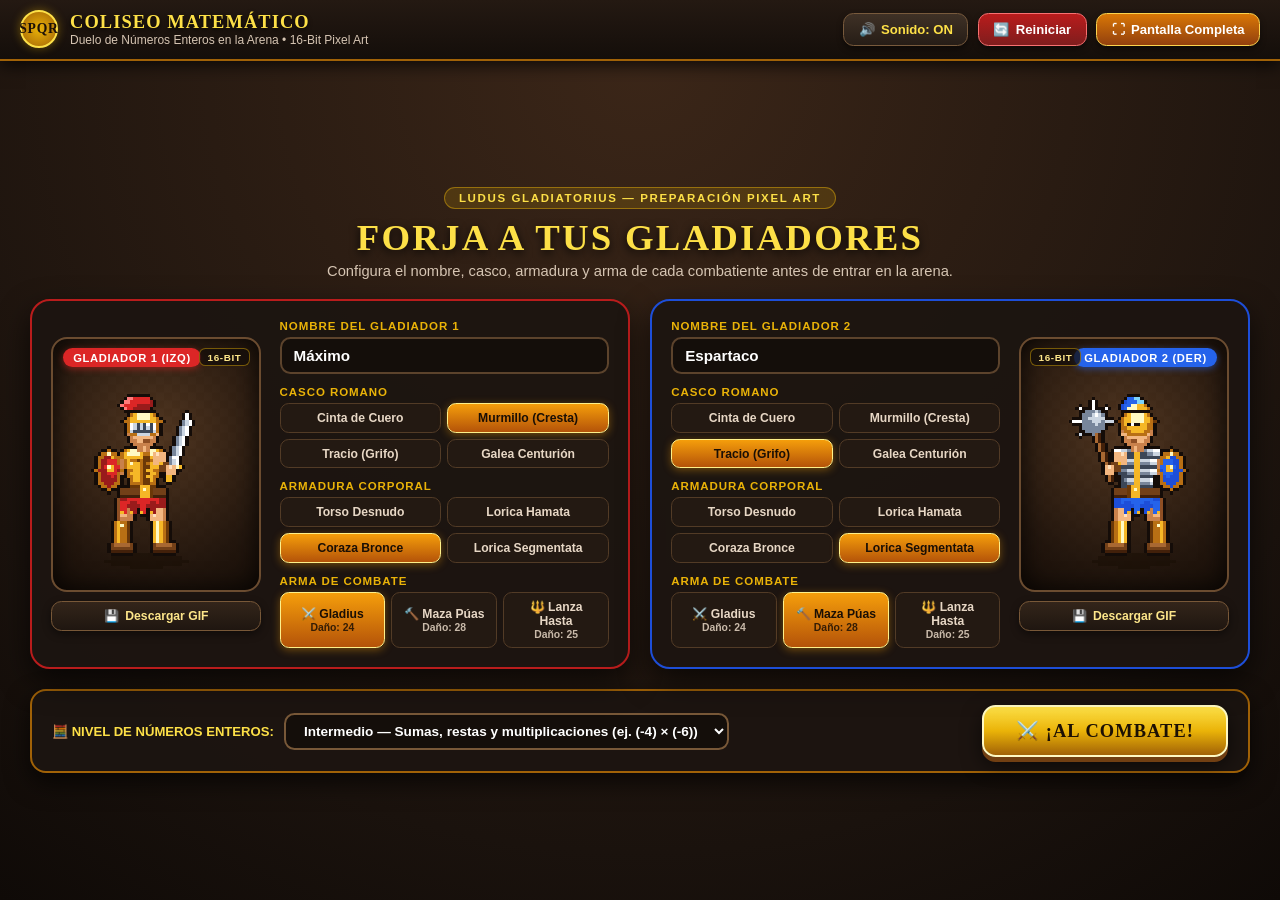
<file: Gladiadores/index.html.html>
<!DOCTYPE html>
<html lang="es">
<head>
    <meta charset="UTF-8">
    <meta name="viewport" content="width=device-width, initial-scale=1.0">
    <title>Coliseo Matemático — Duelo de Números Enteros (Pixel Art)</title>
    <style>
        /* ==========================================================================
           RESET, VARIABLES Y ESTILOS BASE (100% AUTOCONTENIDO SIN DEPENDENCIAS)
           ========================================================================== */
        :root {
            --bg-dark: #16110e;
            --panel-bg: rgba(28, 21, 16, 0.94);
            --panel-border: #8c6239;
            --gold-light: #fde047;
            --gold-mid: #eab308;
            --gold-dark: #a16207;
            --crimson: #991b1b;
            --crimson-bright: #dc2626;
            --cobalt: #1e40af;
            --cobalt-bright: #2563eb;
            --text-light: #fef3c7;
            --text-muted: #d6c5b3;
            --sand-top: #eab364;
            --sand-bottom: #b46928;
        }

        * {
            box-sizing: border-box;
            margin: 0;
            padding: 0;
            user-select: none;
            -webkit-tap-highlight-color: transparent;
        }

        body {
            font-family: 'Segoe UI', Roboto, Helvetica, Arial, sans-serif;
            background-color: var(--bg-dark);
            color: var(--text-light);
            min-height: 100vh;
            display: flex;
            flex-direction: column;
            overflow-x: hidden;
        }

        .font-roman {
            font-family: Georgia, 'Times New Roman', serif;
            letter-spacing: 0.06em;
        }

        .hidden {
            display: none !important;
        }

        /* Renderizado Pixel Art 100% nítido sin suavizado */
        .pixel-canvas {
            image-rendering: -moz-crisp-edges;
            image-rendering: -webkit-crisp-edges;
            image-rendering: pixelated;
            image-rendering: crisp-edges;
            display: block;
        }

        /* ==========================================================================
           BARRA SUPERIOR PERMANENTE DE CONTROLES
           ========================================================================== */
        .top-bar {
            width: 100%;
            background: linear-gradient(180deg, #241912 0%, #140e0a 100%);
            border-bottom: 2px solid var(--gold-dark);
            padding: 0.65rem 1.25rem;
            display: flex;
            flex-wrap: wrap;
            align-items: center;
            justify-content: space-between;
            gap: 0.75rem;
            z-index: 100;
            box-shadow: 0 4px 16px rgba(0, 0, 0, 0.75);
        }

        .brand {
            display: flex;
            align-items: center;
            gap: 0.75rem;
        }

        .brand-emblem {
            width: 38px;
            height: 38px;
            background: radial-gradient(circle, var(--gold-mid), var(--gold-dark));
            border: 2px solid var(--gold-light);
            border-radius: 50%;
            display: flex;
            align-items: center;
            justify-content: center;
            font-weight: 900;
            color: #1c1108;
            font-size: 0.85rem;
            box-shadow: 0 0 10px rgba(234, 179, 8, 0.4);
        }

        .brand-title {
            font-size: 1.15rem;
            font-weight: 900;
            color: var(--gold-light);
            text-shadow: 0 2px 4px rgba(0,0,0,0.8);
            line-height: 1.1;
        }

        .brand-sub {
            font-size: 0.75rem;
            color: var(--text-muted);
        }

        .top-controls {
            display: flex;
            align-items: center;
            gap: 0.6rem;
        }

        .ctrl-btn {
            display: inline-flex;
            align-items: center;
            gap: 0.4rem;
            padding: 0.5rem 0.9rem;
            border-radius: 0.65rem;
            font-size: 0.82rem;
            font-weight: 700;
            cursor: pointer;
            border: 1px solid rgba(255,255,255,0.2);
            transition: transform 0.12s ease, filter 0.15s ease, background 0.2s ease;
            color: #fff;
            box-shadow: 0 3px 6px rgba(0,0,0,0.45);
        }

        .ctrl-btn:hover {
            filter: brightness(1.12);
            transform: translateY(-1px);
        }

        .ctrl-btn:active {
            transform: translateY(1px);
        }

        .btn-sound {
            background: linear-gradient(180deg, #3f3126, #261d16);
            border-color: #785a3c;
            color: var(--gold-light);
        }

        .btn-restart {
            background: linear-gradient(180deg, #b91c1c, #7f1d1d);
            border-color: #f87171;
        }

        .btn-fullscreen {
            background: linear-gradient(180deg, #d97706, #92400e);
            border-color: #fcd34d;
        }

        /* ==========================================================================
           PANTALLA 1: PERSONALIZACIÓN PREVIA AL COMBATE
           ========================================================================== */
        .setup-screen {
            flex: 1;
            background: radial-gradient(circle at top, #3b2618 0%, #1a120d 75%, #0f0a07 100%);
            padding: 1.25rem;
            display: flex;
            flex-direction: column;
            align-items: center;
            justify-content: center;
        }

        .setup-container {
            width: 100%;
            max-width: 1220px;
            display: flex;
            flex-direction: column;
            gap: 1.25rem;
        }

        .setup-header {
            text-align: center;
        }

        .setup-badge {
            display: inline-block;
            background: rgba(234, 179, 8, 0.16);
            border: 1px solid rgba(234, 179, 8, 0.45);
            color: var(--gold-light);
            font-size: 0.72rem;
            font-weight: 800;
            text-transform: uppercase;
            letter-spacing: 0.14em;
            padding: 0.25rem 0.9rem;
            border-radius: 999px;
            margin-bottom: 0.4rem;
        }

        .setup-header h1 {
            font-size: clamp(1.5rem, 3vw, 2.3rem);
            color: var(--gold-light);
            text-shadow: 0 3px 10px rgba(0,0,0,0.85);
        }

        .setup-header p {
            color: var(--text-muted);
            font-size: 0.92rem;
            margin-top: 0.25rem;
        }

        .gladiators-grid {
            display: grid;
            grid-template-columns: repeat(2, 1fr);
            gap: 1.25rem;
        }

        @media (max-width: 920px) {
            .gladiators-grid {
                grid-template-columns: 1fr;
            }
        }

        .setup-card {
            background: var(--panel-bg);
            border-radius: 1.25rem;
            padding: 1.2rem;
            display: flex;
            gap: 1.15rem;
            align-items: center;
            box-shadow: 0 12px 30px rgba(0, 0, 0, 0.65);
            position: relative;
        }

        .setup-card.p1-card {
            border: 2px solid #b91c1c;
        }

        .setup-card.p2-card {
            border: 2px solid #1d4ed8;
            flex-direction: row-reverse;
        }

        @media (max-width: 560px) {
            .setup-card, .setup-card.p2-card {
                flex-direction: column;
            }
        }

        .preview-col {
            display: flex;
            flex-direction: column;
            align-items: center;
            gap: 0.55rem;
            flex-shrink: 0;
        }

        .preview-box {
            width: 210px;
            height: 255px;
            border-radius: 1rem;
            background:
                radial-gradient(circle at 50% 38%, rgba(120, 78, 42, 0.55) 0%, rgba(35, 22, 13, 0.92) 72%, #160d07 100%),
                repeating-conic-gradient(rgba(255,255,255,0.03) 0% 25%, transparent 0% 50%) 50% / 16px 16px;
            border: 2px solid #6b4c30;
            position: relative;
            display: flex;
            flex-direction: column;
            align-items: center;
            justify-content: flex-end;
            padding-bottom: 0.65rem;
            overflow: hidden;
            box-shadow: inset 0 0 25px rgba(0,0,0,0.75);
        }

        .player-tag {
            position: absolute;
            top: 0.6rem;
            padding: 0.2rem 0.65rem;
            border-radius: 999px;
            font-size: 0.7rem;
            font-weight: 900;
            letter-spacing: 0.06em;
            text-transform: uppercase;
            color: #fff;
            z-index: 5;
        }

        .p1-tag {
            left: 0.6rem;
            background: var(--crimson-bright);
            box-shadow: 0 2px 6px rgba(220,38,38,0.5);
        }

        .p2-tag {
            right: 0.6rem;
            background: var(--cobalt-bright);
            box-shadow: 0 2px 6px rgba(37,99,235,0.5);
        }

        .pixel-badge {
            position: absolute;
            top: 0.6rem;
            font-size: 0.62rem;
            font-weight: 800;
            letter-spacing: 0.06em;
            color: #fde68a;
            background: rgba(20, 14, 10, 0.75);
            border: 1px solid rgba(234, 179, 8, 0.45);
            padding: 0.16rem 0.45rem;
            border-radius: 0.4rem;
            z-index: 5;
        }

        .p1-card .pixel-badge { right: 0.6rem; }
        .p2-card .pixel-badge { left: 0.6rem; }

        .preview-avatar {
            width: 182px;
            height: 208px;
            display: flex;
            align-items: center;
            justify-content: center;
        }

        .preview-avatar canvas {
            width: 182px;
            height: 208px;
        }

        /* Botón discreto de descarga GIF transparente */
        .btn-download-gif {
            width: 210px;
            background: linear-gradient(180deg, #33251a, #1f1610);
            border: 1.5px solid #785838;
            color: #fde68a;
            padding: 0.45rem 0.75rem;
            border-radius: 0.65rem;
            font-size: 0.76rem;
            font-weight: 800;
            cursor: pointer;
            display: inline-flex;
            align-items: center;
            justify-content: center;
            gap: 0.4rem;
            transition: all 0.15s ease;
            box-shadow: 0 3px 8px rgba(0, 0, 0, 0.45);
        }

        .btn-download-gif:hover {
            background: linear-gradient(180deg, #473322, #2b1e14);
            border-color: var(--gold-mid);
            color: #fff;
            transform: translateY(-1px);
        }

        .btn-download-gif:active {
            transform: translateY(1px);
        }

        .btn-download-gif.saved {
            background: linear-gradient(180deg, #15803d, #166534);
            border-color: #4ade80;
            color: #fff;
        }

        .config-fields {
            flex: 1;
            width: 100%;
            display: flex;
            flex-direction: column;
            gap: 0.75rem;
        }

        .field-group label {
            display: block;
            font-size: 0.72rem;
            font-weight: 800;
            text-transform: uppercase;
            letter-spacing: 0.08em;
            color: var(--gold-mid);
            margin-bottom: 0.32rem;
        }

        .name-input {
            width: 100%;
            background: #140e0a;
            border: 2px solid #5c432c;
            border-radius: 0.65rem;
            padding: 0.5rem 0.75rem;
            color: #fff;
            font-size: 0.95rem;
            font-weight: 700;
            outline: none;
            transition: border-color 0.2s;
        }

        .name-input:focus {
            border-color: var(--gold-light);
        }

        .opts-grid-2 {
            display: grid;
            grid-template-columns: repeat(2, 1fr);
            gap: 0.4rem;
        }

        .opts-grid-3 {
            display: grid;
            grid-template-columns: repeat(3, 1fr);
            gap: 0.4rem;
        }

        .opt-choice {
            background: #231912;
            border: 1.5px solid #523b26;
            color: #e7d7c5;
            padding: 0.42rem 0.45rem;
            border-radius: 0.55rem;
            font-size: 0.76rem;
            font-weight: 700;
            cursor: pointer;
            text-align: center;
            transition: all 0.15s ease;
            display: flex;
            flex-direction: column;
            align-items: center;
            justify-content: center;
            gap: 0.1rem;
        }

        .opt-choice:hover {
            background: #332419;
            border-color: #9c744c;
        }

        .opt-choice.active {
            background: linear-gradient(180deg, #f59e0b, #b45309);
            border-color: #fef08a;
            color: #1a0f05;
            font-weight: 900;
            box-shadow: 0 2px 8px rgba(245, 158, 11, 0.4);
        }

        .opt-sub {
            font-size: 0.65rem;
            opacity: 0.85;
            font-weight: 600;
        }

        /* Barra inferior de dificultad y arranque */
        .launch-bar {
            background: var(--panel-bg);
            border: 2px solid var(--gold-dark);
            border-radius: 1rem;
            padding: 0.9rem 1.25rem;
            display: flex;
            flex-wrap: wrap;
            align-items: center;
            justify-content: space-between;
            gap: 1rem;
            box-shadow: 0 10px 25px rgba(0,0,0,0.65);
        }

        .diff-box {
            display: flex;
            flex-wrap: wrap;
            align-items: center;
            gap: 0.65rem;
        }

        .diff-box label {
            font-size: 0.82rem;
            font-weight: 800;
            color: var(--gold-light);
            text-transform: uppercase;
        }

        .diff-select {
            background: #140e0a;
            border: 2px solid #785838;
            color: #fff;
            padding: 0.5rem 0.85rem;
            border-radius: 0.65rem;
            font-size: 0.85rem;
            font-weight: 700;
            outline: none;
            cursor: pointer;
        }

        .btn-start-battle {
            background: linear-gradient(180deg, #fde047 0%, #eab308 50%, #a16207 100%);
            border: 2px solid #fef9c3;
            color: #1c1004;
            padding: 0.8rem 2rem;
            border-radius: 0.85rem;
            font-size: 1.15rem;
            font-weight: 900;
            cursor: pointer;
            box-shadow: 0 5px 0 #713f12, 0 8px 20px rgba(0,0,0,0.6);
            transition: transform 0.1s, box-shadow 0.1s, filter 0.15s;
        }

        .btn-start-battle:hover {
            filter: brightness(1.07);
        }

        .btn-start-battle:active {
            transform: translateY(3px);
            box-shadow: 0 2px 0 #713f12, 0 4px 10px rgba(0,0,0,0.6);
        }

        /* ==========================================================================
           PANTALLA 2: ARENA DEL COLISEO ROMANO
           ========================================================================== */
        .arena-screen {
            flex: 1;
            position: relative;
            overflow: hidden;
            display: flex;
            flex-direction: column;
            justify-content: space-between;
            min-height: calc(100vh - 62px);
        }

        .colosseum-backdrop {
            position: absolute;
            inset: 0;
            z-index: 0;
            pointer-events: none;
        }

        .colosseum-backdrop svg {
            width: 100%;
            height: 100%;
            display: block;
        }

        /* Partículas de polvo dorado flotando en la arena */
        .dust-layer {
            position: absolute;
            inset: 0;
            z-index: 2;
            pointer-events: none;
            overflow: hidden;
        }

        .dust-speck {
            position: absolute;
            width: 4px;
            height: 4px;
            background: rgba(254, 240, 138, 0.55);
            border-radius: 50%;
            animation: floatDust linear infinite;
        }

        @keyframes floatDust {
            0% { transform: translateY(0) translateX(0); opacity: 0; }
            25% { opacity: 0.7; }
            75% { opacity: 0.5; }
            100% { transform: translateY(-140px) translateX(45px); opacity: 0; }
        }

        /* Zona superior de pregunta y bocadillo */
        .combat-hud-top {
            position: relative;
            z-index: 20;
            width: 100%;
            max-width: 1100px;
            margin: 0 auto;
            padding: 0.85rem 1rem 0;
            display: flex;
            flex-direction: column;
            align-items: center;
        }

        .turn-pill {
            background: rgba(20, 14, 10, 0.92);
            border: 2px solid var(--gold-mid);
            padding: 0.35rem 1.25rem;
            border-radius: 999px;
            display: inline-flex;
            align-items: center;
            gap: 0.55rem;
            margin-bottom: 0.65rem;
            box-shadow: 0 6px 16px rgba(0,0,0,0.65);
        }

        .turn-dot {
            width: 10px;
            height: 10px;
            border-radius: 50%;
            background: var(--gold-light);
            box-shadow: 0 0 8px var(--gold-light);
            animation: pulseDot 1s infinite;
        }

        @keyframes pulseDot {
            0%, 100% { transform: scale(1); opacity: 1; }
            50% { transform: scale(1.4); opacity: 0.6; }
        }

        .turn-label {
            font-size: 0.92rem;
            font-weight: 900;
            color: var(--gold-light);
        }

        /* Bocadillo de cómic */
        .comic-wrapper {
            width: 100%;
            max-width: 560px;
            transition: transform 0.3s ease;
        }

        .comic-bubble {
            position: relative;
            background: linear-gradient(180deg, #ffffff 0%, #fef9ee 100%);
            color: #1c140d;
            border: 4px solid #1c140d;
            border-radius: 1.35rem;
            padding: 0.95rem 1.2rem;
            box-shadow: 0 12px 28px rgba(0,0,0,0.5), 5px 5px 0 #1c140d;
        }

        .comic-bubble.point-left::after {
            content: '';
            position: absolute;
            bottom: -22px;
            left: 16%;
            border-width: 22px 18px 0 0;
            border-style: solid;
            border-color: #1c140d transparent transparent transparent;
        }

        .comic-bubble.point-left::before {
            content: '';
            position: absolute;
            bottom: -15px;
            left: calc(16% + 3px);
            border-width: 16px 13px 0 0;
            border-style: solid;
            border-color: #fef9ee transparent transparent transparent;
            z-index: 2;
        }

        .comic-bubble.point-right::after {
            content: '';
            position: absolute;
            bottom: -22px;
            right: 16%;
            border-width: 22px 0 0 18px;
            border-style: solid;
            border-color: #1c140d transparent transparent transparent;
        }

        .comic-bubble.point-right::before {
            content: '';
            position: absolute;
            bottom: -15px;
            right: calc(16% + 3px);
            border-width: 16px 0 0 13px;
            border-style: solid;
            border-color: #fef9ee transparent transparent transparent;
            z-index: 2;
        }

        .bubble-header {
            display: flex;
            align-items: center;
            justify-content: space-between;
            gap: 0.5rem;
            margin-bottom: 0.45rem;
        }

        .speaker-pill {
            padding: 0.2rem 0.7rem;
            border-radius: 999px;
            font-size: 0.72rem;
            font-weight: 900;
            text-transform: uppercase;
            color: #fff;
            letter-spacing: 0.05em;
        }

        .speaker-p1 { background: var(--crimson); }
        .speaker-p2 { background: var(--cobalt); }

        .bubble-hint {
            font-size: 0.74rem;
            font-weight: 700;
            color: #57483a;
        }

        /* Barra de temporizador de 10 segundos */
        .timer-box {
            background: #f3ead8;
            border: 1.5px solid #d6c3a5;
            border-radius: 0.65rem;
            padding: 0.35rem 0.65rem;
            margin-bottom: 0.55rem;
        }

        .timer-meta {
            display: flex;
            justify-content: space-between;
            align-items: center;
            font-size: 0.75rem;
            font-weight: 800;
            margin-bottom: 0.25rem;
            color: #3d3126;
        }

        .timer-value {
            font-size: 0.88rem;
            font-weight: 900;
            font-variant-numeric: tabular-nums;
            color: #047857;
        }

        .timer-value.warn { color: #b45309; }
        .timer-value.danger {
            color: #dc2626;
            animation: blinkFast 0.45s infinite;
        }

        @keyframes blinkFast {
            0%, 100% { opacity: 1; }
            50% { opacity: 0.35; }
        }

        .timer-track {
            width: 100%;
            height: 8px;
            background: #d6c8b4;
            border-radius: 999px;
            overflow: hidden;
        }

        .timer-fill {
            height: 100%;
            width: 100%;
            background: #10b981;
            border-radius: 999px;
            transition: width 0.1s linear, background-color 0.2s ease;
        }

        .timer-fill.warn { background: #f59e0b; }
        .timer-fill.danger { background: #dc2626; }

        /* Expresión matemática */
        .math-box {
            background: linear-gradient(180deg, #fef3c7, #fde68a);
            border: 2.5px solid #d97706;
            border-radius: 0.85rem;
            padding: 0.55rem 0.75rem;
            text-align: center;
            margin-bottom: 0.65rem;
            box-shadow: inset 0 2px 4px rgba(255,255,255,0.7);
        }

        .math-text {
            font-size: clamp(1.45rem, 3.5vw, 2.15rem);
            font-weight: 900;
            color: #1c140d;
            letter-spacing: 0.02em;
        }

        /* Botones de 4 opciones */
        .options-row {
            display: grid;
            grid-template-columns: repeat(4, 1fr);
            gap: 0.55rem;
        }

        @media (max-width: 480px) {
            .options-row {
                grid-template-columns: repeat(2, 1fr);
            }
        }

        .ans-btn {
            background: linear-gradient(180deg, #fbbf24, #f59e0b);
            border: 2.5px solid #1c140d;
            border-radius: 0.75rem;
            padding: 0.55rem 0.4rem;
            font-size: 1.15rem;
            font-weight: 900;
            color: #1c140d;
            cursor: pointer;
            box-shadow: 0 4px 0 #1c140d;
            transition: transform 0.1s ease, box-shadow 0.1s ease, background 0.15s ease;
        }

        .ans-btn:hover:not(:disabled) {
            transform: translateY(-2px);
            box-shadow: 0 6px 0 #1c140d;
            background: linear-gradient(180deg, #fde047, #fbbf24);
        }

        .ans-btn:active:not(:disabled) {
            transform: translateY(2px);
            box-shadow: 0 2px 0 #1c140d;
        }

        .ans-btn:disabled {
            cursor: default;
        }

        .ans-btn.correct {
            background: linear-gradient(180deg, #22c55e, #15803d) !important;
            color: #fff !important;
            border-color: #052e16 !important;
        }

        .ans-btn.wrong {
            background: linear-gradient(180deg, #ef4444, #b91c1c) !important;
            color: #fff !important;
            border-color: #450a0a !important;
        }

        .ans-btn.dimmed {
            opacity: 0.45;
        }

        .feedback-banner {
            margin-top: 0.6rem;
            padding: 0.45rem 0.75rem;
            border-radius: 0.65rem;
            font-size: 0.82rem;
            font-weight: 800;
            text-align: center;
        }

        .fb-ok {
            background: #dcfce7;
            color: #14532d;
            border: 1.5px solid #22c55e;
        }

        .fb-bad {
            background: #fee2e2;
            color: #7f1d1d;
            border: 1.5px solid #ef4444;
        }

        /* ==========================================================================
           ZONA DE COMBATE: BARRAS DE VIDA Y GLADIADORES PIXEL ART EN LA ARENA
           ========================================================================== */
        .battle-stage {
            position: relative;
            z-index: 10;
            width: 100%;
            max-width: 1200px;
            margin: 0 auto;
            padding: 0.75rem 1.5rem 1.5rem;
            display: flex;
            align-items: flex-end;
            justify-content: space-between;
            gap: 1rem;
        }

        @media (max-width: 640px) {
            .battle-stage {
                padding: 0.5rem 0.65rem 1rem;
            }
        }

        .fighter-column {
            width: 46%;
            max-width: 310px;
            display: flex;
            flex-direction: column;
            align-items: center;
            position: relative;
        }

        /* Tarjeta de Barra de Vida arriba de cada gladiador */
        .hp-card {
            width: 100%;
            background: rgba(20, 14, 10, 0.92);
            border: 2px solid var(--gold-mid);
            border-radius: 0.95rem;
            padding: 0.55rem 0.8rem;
            margin-bottom: 0.65rem;
            box-shadow: 0 8px 20px rgba(0,0,0,0.7);
        }

        .hp-header {
            display: flex;
            justify-content: space-between;
            align-items: baseline;
            gap: 0.4rem;
            margin-bottom: 0.25rem;
        }

        .fighter-name {
            font-size: clamp(0.85rem, 2vw, 1.15rem);
            font-weight: 900;
            color: var(--gold-light);
            white-space: nowrap;
            overflow: hidden;
            text-overflow: ellipsis;
        }

        .hp-numbers {
            font-size: 0.8rem;
            font-weight: 800;
            color: #fff;
            white-space: nowrap;
        }

        .weapon-sub {
            font-size: 0.68rem;
            color: var(--text-muted);
            margin-bottom: 0.35rem;
            display: flex;
            justify-content: space-between;
        }

        .hp-bar-outer {
            width: 100%;
            height: 15px;
            background: #292018;
            border-radius: 999px;
            border: 1.5px solid #6b533b;
            padding: 2px;
            overflow: hidden;
        }

        .hp-bar-inner {
            height: 100%;
            width: 100%;
            border-radius: 999px;
            background: linear-gradient(90deg, #16a34a, #4ade80);
            transition: width 0.45s cubic-bezier(0.22, 1, 0.36, 1), background 0.3s ease;
        }

        .hp-bar-inner.mid {
            background: linear-gradient(90deg, #d97706, #facc15);
        }

        .hp-bar-inner.low {
            background: linear-gradient(90deg, #991b1b, #ef4444);
        }

        /* Contenedor del Sprite Pixel Art y desplazamientos de combate */
        .fighter-rig {
            position: relative;
            width: 245px;
            height: 280px;
            display: flex;
            align-items: flex-end;
            justify-content: center;
            transition: transform 0.26s cubic-bezier(0.22, 1, 0.36, 1);
            will-change: transform;
        }

        @media (max-width: 768px) {
            .fighter-rig {
                width: 175px;
                height: 200px;
            }
        }

        .fighter-sprite {
            width: 100%;
            height: 100%;
            display: flex;
            align-items: flex-end;
            justify-content: center;
        }

        .fighter-sprite canvas {
            width: 100%;
            height: 100%;
            object-fit: contain;
        }

        /* Sacudida de la arena al impactar */
        .arena-shake {
            animation: arenaShake 0.42s cubic-bezier(.36,.07,.19,.97) both;
        }

        @keyframes arenaShake {
            0%, 100% { transform: translate(0, 0); }
            20% { transform: translate(-8px, 4px); }
            40% { transform: translate(8px, -3px); }
            60% { transform: translate(-5px, -2px); }
            80% { transform: translate(5px, 2px); }
        }

        /* Texto flotante de daño o fallo */
        .float-anchor {
            position: absolute;
            top: 85px;
            left: 50%;
            transform: translateX(-50%);
            z-index: 35;
            pointer-events: none;
        }

        .float-badge {
            font-size: clamp(1.35rem, 3vw, 2.2rem);
            font-weight: 900;
            white-space: nowrap;
            text-shadow: 2px 2px 0 #000, -2px -2px 0 #000, 2px -2px 0 #000, -2px 2px 0 #000;
            animation: floatPop 1.25s ease-out forwards;
        }

        .float-dmg { color: #f87171; }
        .float-miss { color: #fde047; }

        @keyframes floatPop {
            0% { opacity: 0; transform: translateY(10px) scale(0.7); }
            20% { opacity: 1; transform: translateY(-12px) scale(1.18); }
            80% { opacity: 1; transform: translateY(-38px) scale(1); }
            100% { opacity: 0; transform: translateY(-58px) scale(0.9); }
        }

        /* Destello central de choque metálico en Pixel Art */
        .clash-burst {
            position: absolute;
            left: 50%;
            bottom: 120px;
            transform: translateX(-50%);
            z-index: 30;
            pointer-events: none;
            width: 136px;
            height: 136px;
        }

        .clash-burst canvas {
            width: 100%;
            height: 100%;
        }

        /* ==========================================================================
           MODALES (VICTORIA Y CONFIRMACIÓN DE REINICIO)
           ========================================================================== */
        .modal-backdrop {
            position: absolute;
            inset: 0;
            background: rgba(10, 7, 5, 0.78);
            backdrop-filter: blur(4px);
            z-index: 60;
            display: flex;
            align-items: center;
            justify-content: center;
            padding: 1rem;
        }

        .modal-card {
            background: linear-gradient(180deg, #261b14 0%, #140e0a 100%);
            border: 3px solid var(--gold-mid);
            border-radius: 1.5rem;
            max-width: 460px;
            width: 100%;
            padding: 1.75rem 1.5rem;
            text-align: center;
            box-shadow: 0 20px 50px rgba(0, 0, 0, 0.85);
        }

        .victory-crown {
            font-size: 3.2rem;
            margin-bottom: 0.35rem;
        }

        .modal-title {
            font-size: 1.65rem;
            font-weight: 900;
            color: var(--gold-light);
            margin-bottom: 0.4rem;
        }

        .modal-desc {
            font-size: 0.92rem;
            color: var(--text-muted);
            margin-bottom: 1.15rem;
        }

        .stats-panel {
            display: grid;
            grid-template-columns: 1fr 1fr;
            gap: 0.65rem;
            background: rgba(0, 0, 0, 0.45);
            border: 1px solid #57412d;
            border-radius: 0.9rem;
            padding: 0.75rem;
            margin-bottom: 1.25rem;
            font-size: 0.82rem;
        }

        .stat-col:first-child {
            border-right: 1px solid #4a3726;
            padding-right: 0.5rem;
        }

        .stat-name {
            font-weight: 900;
            color: var(--gold-light);
            margin-bottom: 0.2rem;
        }

        .modal-actions {
            display: flex;
            flex-direction: column;
            gap: 0.6rem;
        }

        .modal-btn-primary {
            background: linear-gradient(180deg, #fde047, #d97706);
            border: 2px solid #fef9c3;
            color: #1c1004;
            padding: 0.75rem 1rem;
            border-radius: 0.8rem;
            font-size: 0.95rem;
            font-weight: 900;
            cursor: pointer;
        }

        .modal-btn-secondary {
            background: #2e2219;
            border: 1.5px solid #785a3c;
            color: var(--gold-light);
            padding: 0.68rem 1rem;
            border-radius: 0.8rem;
            font-size: 0.9rem;
            font-weight: 800;
            cursor: pointer;
        }

        .modal-btn-ghost {
            background: transparent;
            border: none;
            color: var(--text-muted);
            padding: 0.45rem;
            font-size: 0.82rem;
            font-weight: 700;
            cursor: pointer;
        }
    </style>
</head>
<body>

    <!-- =====================================================================
         BARRA SUPERIOR PERMANENTE DE CONTROLES
         ===================================================================== -->
    <header class="top-bar">
        <div class="brand">
            <div class="brand-emblem font-roman">SPQR</div>
            <div>
                <div class="brand-title font-roman">COLISEO MATEMÁTICO</div>
                <div class="brand-sub">Duelo de Números Enteros en la Arena • 16-Bit Pixel Art</div>
            </div>
        </div>

        <div class="top-controls">
            <button type="button" id="btn-sound" class="ctrl-btn btn-sound" title="Activar o silenciar sonido">
                <span id="sound-icon">🔊</span>
                <span id="sound-text">Sonido: ON</span>
            </button>
            <button type="button" id="btn-restart" class="ctrl-btn btn-restart" title="Reiniciar combate o configuración">
                <span>🔄</span>
                <span>Reiniciar</span>
            </button>
            <button type="button" id="btn-fullscreen" class="ctrl-btn btn-fullscreen" title="Alternar pantalla completa">
                <span id="fs-icon">⛶</span>
                <span id="fs-text">Pantalla Completa</span>
            </button>
        </div>
    </header>

    <!-- =====================================================================
         PANTALLA 1: PERSONALIZACIÓN DE GLADIADORES PREVIA AL COMBATE
         ===================================================================== -->
    <main id="setup-screen" class="setup-screen">
        <div class="setup-container">
            <div class="setup-header">
                <span class="setup-badge">Ludus Gladiatorius — Preparación Pixel Art</span>
                <h1 class="font-roman">FORJA A TUS GLADIADORES</h1>
                <p>Configura el nombre, casco, armadura y arma de cada combatiente antes de entrar en la arena.</p>
            </div>

            <div class="gladiators-grid">
                <!-- TARJETA GLADIADOR 1 (IZQUIERDA) -->
                <div class="setup-card p1-card">
                    <div class="preview-col">
                        <div class="preview-box">
                            <span class="player-tag p1-tag">Gladiador 1 (Izq)</span>
                            <span class="pixel-badge">16-BIT</span>
                            <div class="preview-avatar">
                                <canvas id="preview-g1-canvas" class="pixel-canvas" width="56" height="64"></canvas>
                            </div>
                        </div>
                        <button type="button" id="btn-gif-1" class="btn-download-gif" title="Exportar sprite animado en GIF con fondo transparente">
                            <span>💾</span>
                            <span>Descargar GIF</span>
                        </button>
                    </div>

                    <div class="config-fields">
                        <div class="field-group">
                            <label for="input-name-1">Nombre del Gladiador 1</label>
                            <input id="input-name-1" class="name-input" type="text" maxlength="16" value="Máximo">
                        </div>

                        <div class="field-group">
                            <label>Casco Romano</label>
                            <div class="opts-grid-2" id="helmet-opts-1">
                                <button type="button" class="opt-choice" data-player="1" data-prop="helmet" data-val="none">Cinta de Cuero</button>
                                <button type="button" class="opt-choice active" data-player="1" data-prop="helmet" data-val="murmillo">Murmillo (Cresta)</button>
                                <button type="button" class="opt-choice" data-player="1" data-prop="helmet" data-val="thraex">Tracio (Grifo)</button>
                                <button type="button" class="opt-choice" data-player="1" data-prop="helmet" data-val="centurion">Galea Centurión</button>
                            </div>
                        </div>

                        <div class="field-group">
                            <label>Armadura Corporal</label>
                            <div class="opts-grid-2" id="armor-opts-1">
                                <button type="button" class="opt-choice" data-player="1" data-prop="armor" data-val="bare">Torso Desnudo</button>
                                <button type="button" class="opt-choice" data-player="1" data-prop="armor" data-val="hamata">Lorica Hamata</button>
                                <button type="button" class="opt-choice active" data-player="1" data-prop="armor" data-val="bronze">Coraza Bronce</button>
                                <button type="button" class="opt-choice" data-player="1" data-prop="armor" data-val="segmentata">Lorica Segmentata</button>
                            </div>
                        </div>

                        <div class="field-group">
                            <label>Arma de Combate</label>
                            <div class="opts-grid-3" id="weapon-opts-1">
                                <button type="button" class="opt-choice active" data-player="1" data-prop="weapon" data-val="sword">
                                    <span>⚔️ Gladius</span>
                                    <span class="opt-sub">Daño: 24</span>
                                </button>
                                <button type="button" class="opt-choice" data-player="1" data-prop="weapon" data-val="mace">
                                    <span>🔨 Maza Púas</span>
                                    <span class="opt-sub">Daño: 28</span>
                                </button>
                                <button type="button" class="opt-choice" data-player="1" data-prop="weapon" data-val="spear">
                                    <span>🔱 Lanza Hasta</span>
                                    <span class="opt-sub">Daño: 25</span>
                                </button>
                            </div>
                        </div>
                    </div>
                </div>

                <!-- TARJETA GLADIADOR 2 (DERECHA) -->
                <div class="setup-card p2-card">
                    <div class="preview-col">
                        <div class="preview-box">
                            <span class="player-tag p2-tag">Gladiador 2 (Der)</span>
                            <span class="pixel-badge">16-BIT</span>
                            <div class="preview-avatar">
                                <canvas id="preview-g2-canvas" class="pixel-canvas" width="56" height="64"></canvas>
                            </div>
                        </div>
                        <button type="button" id="btn-gif-2" class="btn-download-gif" title="Exportar sprite animado en GIF con fondo transparente">
                            <span>💾</span>
                            <span>Descargar GIF</span>
                        </button>
                    </div>

                    <div class="config-fields">
                        <div class="field-group">
                            <label for="input-name-2">Nombre del Gladiador 2</label>
                            <input id="input-name-2" class="name-input" type="text" maxlength="16" value="Espartaco">
                        </div>

                        <div class="field-group">
                            <label>Casco Romano</label>
                            <div class="opts-grid-2" id="helmet-opts-2">
                                <button type="button" class="opt-choice" data-player="2" data-prop="helmet" data-val="none">Cinta de Cuero</button>
                                <button type="button" class="opt-choice" data-player="2" data-prop="helmet" data-val="murmillo">Murmillo (Cresta)</button>
                                <button type="button" class="opt-choice active" data-player="2" data-prop="helmet" data-val="thraex">Tracio (Grifo)</button>
                                <button type="button" class="opt-choice" data-player="2" data-prop="helmet" data-val="centurion">Galea Centurión</button>
                            </div>
                        </div>

                        <div class="field-group">
                            <label>Armadura Corporal</label>
                            <div class="opts-grid-2" id="armor-opts-2">
                                <button type="button" class="opt-choice" data-player="2" data-prop="armor" data-val="bare">Torso Desnudo</button>
                                <button type="button" class="opt-choice" data-player="2" data-prop="armor" data-val="hamata">Lorica Hamata</button>
                                <button type="button" class="opt-choice" data-player="2" data-prop="armor" data-val="bronze">Coraza Bronce</button>
                                <button type="button" class="opt-choice active" data-player="2" data-prop="armor" data-val="segmentata">Lorica Segmentata</button>
                            </div>
                        </div>

                        <div class="field-group">
                            <label>Arma de Combate</label>
                            <div class="opts-grid-3" id="weapon-opts-2">
                                <button type="button" class="opt-choice" data-player="2" data-prop="weapon" data-val="sword">
                                    <span>⚔️ Gladius</span>
                                    <span class="opt-sub">Daño: 24</span>
                                </button>
                                <button type="button" class="opt-choice active" data-player="2" data-prop="weapon" data-val="mace">
                                    <span>🔨 Maza Púas</span>
                                    <span class="opt-sub">Daño: 28</span>
                                </button>
                                <button type="button" class="opt-choice" data-player="2" data-prop="weapon" data-val="spear">
                                    <span>🔱 Lanza Hasta</span>
                                    <span class="opt-sub">Daño: 25</span>
                                </button>
                            </div>
                        </div>
                    </div>
                </div>
            </div>

            <!-- Barra de Dificultad y Botón de Inicio -->
            <div class="launch-bar">
                <div class="diff-box">
                    <label for="difficulty-select">🧮 Nivel de Números Enteros:</label>
                    <select id="difficulty-select" class="diff-select">
                        <option value="easy">Básico — Sumas y restas con signos (ej. -8 + 13)</option>
                        <option value="medium" selected>Intermedio — Sumas, restas y multiplicaciones (ej. (-4) × (-6))</option>
                        <option value="hard">Avanzado — Operaciones combinadas y divisiones exactas</option>
                    </select>
                </div>

                <button type="button" id="btn-start-battle" class="btn-start-battle font-roman">
                    ⚔️ ¡AL COMBATE!
                </button>
            </div>
        </div>
    </main>

    <!-- =====================================================================
         PANTALLA 2: ARENA DEL COLISEO ROMANO
         ===================================================================== -->
    <section id="arena-screen" class="arena-screen hidden">
        <!-- FONDO DEL COLISEO ROMANO EN SVG -->
        <div class="colosseum-backdrop">
            <svg viewBox="0 0 1440 820" preserveAspectRatio="xMidYMid slice">
                <defs>
                    <linearGradient id="skySunset" x1="0%" y1="0%" x2="0%" y2="100%">
                        <stop offset="0%" stop-color="#1e3a8a"/>
                        <stop offset="38%" stop-color="#3b82f6"/>
                        <stop offset="72%" stop-color="#f59e0b"/>
                        <stop offset="100%" stop-color="#fde68a"/>
                    </linearGradient>
                    <linearGradient id="travertine" x1="0%" y1="0%" x2="0%" y2="100%">
                        <stop offset="0%" stop-color="#edd9b9"/>
                        <stop offset="55%" stop-color="#cbb089"/>
                        <stop offset="100%" stop-color="#967a53"/>
                    </linearGradient>
                    <linearGradient id="travertineDark" x1="0%" y1="0%" x2="0%" y2="100%">
                        <stop offset="0%" stop-color="#8c704c"/>
                        <stop offset="100%" stop-color="#59452d"/>
                    </linearGradient>
                    <linearGradient id="archVoid" x1="0%" y1="0%" x2="0%" y2="100%">
                        <stop offset="0%" stop-color="#1c140e"/>
                        <stop offset="100%" stop-color="#453424"/>
                    </linearGradient>
                    <linearGradient id="arenaSand" x1="0%" y1="0%" x2="0%" y2="100%">
                        <stop offset="0%" stop-color="#e8b263"/>
                        <stop offset="42%" stop-color="#f2c883"/>
                        <stop offset="100%" stop-color="#b8732d"/>
                    </linearGradient>
                    <linearGradient id="velariumCloth" x1="0%" y1="0%" x2="0%" y2="100%">
                        <stop offset="0%" stop-color="#991b1b"/>
                        <stop offset="100%" stop-color="#fef3c7"/>
                    </linearGradient>
                </defs>

                <!-- Cielo y Sol -->
                <rect width="1440" height="470" fill="url(#skySunset)"/>
                <circle cx="1150" cy="120" r="55" fill="#fef9c3" opacity="0.9"/>
                <circle cx="1150" cy="120" r="95" fill="#fde047" opacity="0.25"/>

                <!-- Velarium -->
                <path d="M 0 0 L 360 0 L 260 65 Q 130 85 0 60 Z" fill="url(#velariumCloth)" opacity="0.88"/>
                <path d="M 1080 0 L 1440 0 L 1440 60 Q 1310 85 1180 65 Z" fill="url(#velariumCloth)" opacity="0.88"/>

                <!-- Estructura Exterior del Coliseo -->
                <path d="M -40 135 Q 720 65 1480 135 L 1480 465 L -40 465 Z" fill="url(#travertine)" stroke="#6e5638" stroke-width="4"/>
                <path d="M -40 145 Q 720 75 1480 145" fill="none" stroke="#f7ead4" stroke-width="6"/>
                <path d="M -40 245 Q 720 185 1480 245" fill="none" stroke="#6e5638" stroke-width="6"/>

                <!-- Arcos Nivel Superior -->
                <g fill="url(#archVoid)" stroke="#634c30" stroke-width="3">
                    <path d="M 70 232 L 70 175 A 32 32 0 0 1 134 175 L 134 232 Z"/>
                    <path d="M 190 224 L 190 167 A 32 32 0 0 1 254 167 L 254 224 Z"/>
                    <path d="M 310 217 L 310 160 A 32 32 0 0 1 374 160 L 374 217 Z"/>
                    <path d="M 430 211 L 430 154 A 32 32 0 0 1 494 154 L 494 211 Z"/>
                    <path d="M 550 206 L 550 149 A 32 32 0 0 1 614 149 L 614 206 Z"/>
                    <path d="M 826 206 L 826 149 A 32 32 0 0 1 890 149 L 890 206 Z"/>
                    <path d="M 946 211 L 946 154 A 32 32 0 0 1 1010 154 L 1010 211 Z"/>
                    <path d="M 1066 217 L 1066 160 A 32 32 0 0 1 1130 160 L 1130 217 Z"/>
                    <path d="M 1186 224 L 1186 167 A 32 32 0 0 1 1250 167 L 1250 224 Z"/>
                    <path d="M 1306 232 L 1306 175 A 32 32 0 0 1 1370 175 L 1370 232 Z"/>
                </g>

                <!-- Palco Imperial (Pulvinar) -->
                <rect x="645" y="135" width="150" height="150" rx="6" fill="#7f1d1d" stroke="#eab308" stroke-width="5"/>
                <path d="M 635 140 L 720 102 L 805 140 Z" fill="#eab308" stroke="#78350f" stroke-width="3"/>
                <rect x="662" y="152" width="116" height="28" rx="4" fill="#450a0a"/>
                <text x="720" y="172" text-anchor="middle" fill="#fde047" font-family="Georgia, serif" font-weight="900" font-size="18" letter-spacing="3">SPQR</text>

                <!-- Graderío (Cavea) con Público -->
                <path d="M 0 265 Q 720 220 1440 265 L 1440 395 L 0 395 Z" fill="#4a3828"/>
                <g opacity="0.9">
                    <circle cx="65" cy="295" r="8" fill="#f59e0b"/><circle cx="105" cy="292" r="8" fill="#dc2626"/><circle cx="145" cy="295" r="8" fill="#f3f4f6"/>
                    <circle cx="185" cy="290" r="8" fill="#2563eb"/><circle cx="225" cy="294" r="8" fill="#eab308"/><circle cx="265" cy="290" r="8" fill="#ef4444"/>
                    <circle cx="305" cy="293" r="8" fill="#e5e7eb"/><circle cx="345" cy="288" r="8" fill="#b91c1c"/><circle cx="385" cy="292" r="8" fill="#fbbf24"/>
                    <circle cx="425" cy="288" r="8" fill="#3b82f6"/><circle cx="465" cy="292" r="8" fill="#f3f4f6"/><circle cx="505" cy="287" r="8" fill="#dc2626"/>
                    <circle cx="545" cy="290" r="8" fill="#eab308"/><circle cx="585" cy="287" r="8" fill="#e5e7eb"/><circle cx="855" cy="287" r="8" fill="#dc2626"/>
                    <circle cx="895" cy="290" r="8" fill="#f3f4f6"/><circle cx="935" cy="287" r="8" fill="#eab308"/><circle cx="975" cy="292" r="8" fill="#2563eb"/>
                    <circle cx="1015" cy="288" r="8" fill="#ef4444"/><circle cx="1055" cy="292" r="8" fill="#f3f4f6"/><circle cx="1095" cy="288" r="8" fill="#f59e0b"/>
                    <circle cx="1135" cy="293" r="8" fill="#dc2626"/><circle cx="1175" cy="290" r="8" fill="#e5e7eb"/><circle cx="1215" cy="294" r="8" fill="#eab308"/>
                    <circle cx="1255" cy="290" r="8" fill="#3b82f6"/><circle cx="1295" cy="295" r="8" fill="#f3f4f6"/><circle cx="1335" cy="292" r="8" fill="#dc2626"/>
                    <circle cx="1375" cy="295" r="8" fill="#eab308"/>

                    <circle cx="85" cy="328" r="9" fill="#e5e7eb"/><circle cx="125" cy="324" r="9" fill="#eab308"/><circle cx="165" cy="328" r="9" fill="#dc2626"/>
                    <circle cx="205" cy="324" r="9" fill="#f3f4f6"/><circle cx="245" cy="327" r="9" fill="#2563eb"/><circle cx="285" cy="322" r="9" fill="#f59e0b"/>
                    <circle cx="325" cy="326" r="9" fill="#dc2626"/><circle cx="365" cy="322" r="9" fill="#e5e7eb"/><circle cx="405" cy="326" r="9" fill="#eab308"/>
                    <circle cx="445" cy="321" r="9" fill="#ef4444"/><circle cx="485" cy="325" r="9" fill="#f3f4f6"/><circle cx="525" cy="321" r="9" fill="#3b82f6"/>
                    <circle cx="565" cy="324" r="9" fill="#f59e0b"/><circle cx="875" cy="324" r="9" fill="#eab308"/><circle cx="915" cy="321" r="9" fill="#dc2626"/>
                    <circle cx="955" cy="325" r="9" fill="#f3f4f6"/><circle cx="995" cy="321" r="9" fill="#f59e0b"/><circle cx="1035" cy="326" r="9" fill="#dc2626"/>
                    <circle cx="1075" cy="322" r="9" fill="#e5e7eb"/><circle cx="1115" cy="326" r="9" fill="#2563eb"/><circle cx="1155" cy="322" r="9" fill="#eab308"/>
                    <circle cx="1195" cy="327" r="9" fill="#dc2626"/><circle cx="1235" cy="324" r="9" fill="#f3f4f6"/><circle cx="1275" cy="328" r="9" fill="#f59e0b"/>
                    <circle cx="1315" cy="324" r="9" fill="#dc2626"/><circle cx="1355" cy="328" r="9" fill="#e5e7eb"/>
                </g>

                <!-- Muro Podium y Estandartes Imperiales -->
                <rect x="0" y="365" width="1440" height="72" fill="url(#travertineDark)" stroke="#3d2d1d" stroke-width="4"/>
                <rect x="0" y="362" width="1440" height="10" fill="#e5d0b1"/>
                <g>
                    <path d="M 160 372 L 214 372 L 214 432 L 187 448 L 160 432 Z" fill="#991b1b" stroke="#eab308" stroke-width="3"/>
                    <path d="M 440 372 L 494 372 L 494 432 L 467 448 L 440 432 Z" fill="#991b1b" stroke="#eab308" stroke-width="3"/>
                    <path d="M 946 372 L 1000 372 L 1000 432 L 973 448 L 946 432 Z" fill="#991b1b" stroke="#eab308" stroke-width="3"/>
                    <path d="M 1226 372 L 1280 372 L 1280 432 L 1253 448 L 1226 432 Z" fill="#991b1b" stroke="#eab308" stroke-width="3"/>
                </g>

                <!-- Columnas laterales -->
                <g>
                    <rect x="18" y="130" width="46" height="325" fill="url(#travertine)" stroke="#5c462c" stroke-width="3"/>
                    <rect x="10" y="122" width="62" height="16" rx="3" fill="#e6d2b3" stroke="#5c462c" stroke-width="2"/>
                    <rect x="10" y="445" width="62" height="18" rx="3" fill="#cbb089" stroke="#5c462c" stroke-width="2"/>

                    <rect x="1376" y="130" width="46" height="325" fill="url(#travertine)" stroke="#5c462c" stroke-width="3"/>
                    <rect x="1368" y="122" width="62" height="16" rx="3" fill="#e6d2b3" stroke="#5c462c" stroke-width="2"/>
                    <rect x="1368" y="445" width="62" height="18" rx="3" fill="#cbb089" stroke="#5c462c" stroke-width="2"/>
                </g>

                <!-- Suelo de Arena de Combate -->
                <rect x="0" y="437" width="1440" height="383" fill="url(#arenaSand)"/>
                <ellipse cx="720" cy="645" rx="660" ry="135" fill="none" stroke="#a66424" stroke-width="4" opacity="0.4"/>
                <ellipse cx="720" cy="645" rx="460" ry="88" fill="none" stroke="#a66424" stroke-width="2.5" opacity="0.28"/>
            </svg>
        </div>

        <!-- Partículas de polvo ambiental -->
        <div class="dust-layer" id="dust-layer"></div>

        <!-- =================================================================
             HUD SUPERIOR DE TURNO Y BOCADILLO DE CÓMIC MATEMÁTICO
             ================================================================= -->
        <div class="combat-hud-top">
            <div class="turn-pill">
                <span class="turn-dot"></span>
                <span id="turn-text" class="turn-label font-roman">TURNO DE MÁXIMO</span>
            </div>

            <div class="comic-wrapper">
                <div id="comic-bubble" class="comic-bubble point-left">
                    <div class="bubble-header">
                        <span id="speaker-badge" class="speaker-pill speaker-p1">Máximo calcula:</span>
                        <span class="bubble-hint">Resuelve antes de que acabe el tiempo</span>
                    </div>

                    <!-- Temporizador de 10 segundos -->
                    <div class="timer-box">
                        <div class="timer-meta">
                            <span>⏳ Tiempo restante del turno</span>
                            <span id="timer-text" class="timer-value">10.0s</span>
                        </div>
                        <div class="timer-track">
                            <div id="timer-bar" class="timer-fill"></div>
                        </div>
                    </div>

                    <!-- Operación de números enteros -->
                    <div class="math-box">
                        <div id="math-expression" class="math-text">(-8) + 13 = ?</div>
                    </div>

                    <!-- 4 Opciones -->
                    <div id="options-grid" class="options-row"></div>

                    <!-- Mensaje de resultado del turno -->
                    <div id="feedback-bar" class="feedback-banner hidden"></div>
                </div>
            </div>
        </div>

        <!-- =================================================================
             ESCENARIO INFERIOR: BARRAS DE VIDA Y GLADIADORES PIXEL ART
             ================================================================= -->
        <div class="battle-stage">
            <!-- GLADIADOR 1 (IZQUIERDA) -->
            <div class="fighter-column">
                <div class="hp-card">
                    <div class="hp-header">
                        <span id="hud-name-1" class="fighter-name font-roman">Máximo</span>
                        <span id="hud-hp-text-1" class="hp-numbers">100 / 100 HP</span>
                    </div>
                    <div class="weapon-sub">
                        <span id="hud-gear-1">Murmillo • Gladius</span>
                        <span>J1</span>
                    </div>
                    <div class="hp-bar-outer">
                        <div id="hud-hp-bar-1" class="hp-bar-inner"></div>
                    </div>
                </div>

                <div id="float-zone-1" class="float-anchor"></div>

                <div id="gladiator-1-wrapper" class="fighter-rig">
                    <div id="gladiator-1-sprite" class="fighter-sprite">
                        <canvas id="arena-g1-canvas" class="pixel-canvas" width="56" height="64"></canvas>
                    </div>
                </div>
            </div>

            <!-- Destello central de choque de armas en Pixel Art -->
            <div id="clash-effect" class="clash-burst hidden">
                <canvas id="clash-canvas" class="pixel-canvas" width="40" height="40"></canvas>
            </div>

            <!-- GLADIADOR 2 (DERECHA) -->
            <div class="fighter-column">
                <div class="hp-card">
                    <div class="hp-header">
                        <span id="hud-name-2" class="fighter-name font-roman">Espartaco</span>
                        <span id="hud-hp-text-2" class="hp-numbers">100 / 100 HP</span>
                    </div>
                    <div class="weapon-sub">
                        <span id="hud-gear-2">Tracio • Maza Púas</span>
                        <span>J2</span>
                    </div>
                    <div class="hp-bar-outer">
                        <div id="hud-hp-bar-2" class="hp-bar-inner"></div>
                    </div>
                </div>

                <div id="float-zone-2" class="float-anchor"></div>

                <div id="gladiator-2-wrapper" class="fighter-rig">
                    <div id="gladiator-2-sprite" class="fighter-sprite">
                        <canvas id="arena-g2-canvas" class="pixel-canvas" width="56" height="64"></canvas>
                    </div>
                </div>
            </div>
        </div>

        <!-- =================================================================
             MODAL DE VICTORIA
             ================================================================= -->
        <div id="victory-overlay" class="modal-backdrop hidden">
            <div class="modal-card">
                <div class="victory-crown">🏆👑</div>
                <h2 id="winner-title" class="modal-title font-roman">¡VICTORIA PARA MÁXIMO!</h2>
                <p id="winner-subtitle" class="modal-desc">El público del Coliseo aclama al campeón de los números enteros.</p>

                <div class="stats-panel">
                    <div class="stat-col">
                        <div id="stat-name-1" class="stat-name">Máximo</div>
                        <div id="stat-score-1">Aciertos: 0 | Fallos: 0</div>
                    </div>
                    <div class="stat-col">
                        <div id="stat-name-2" class="stat-name">Espartaco</div>
                        <div id="stat-score-2">Aciertos: 0 | Fallos: 0</div>
                    </div>
                </div>

                <div class="modal-actions">
                    <button type="button" id="btn-rematch" class="modal-btn-primary font-roman">⚔️ Revancha Rápida</button>
                    <button type="button" id="btn-to-setup" class="modal-btn-secondary">🛠️ Cambiar Equipamiento</button>
                </div>
            </div>
        </div>

        <!-- =================================================================
             MODAL DE REINICIO
             ================================================================= -->
        <div id="reset-modal" class="modal-backdrop hidden">
            <div class="modal-card">
                <div class="victory-crown">🔄</div>
                <h3 class="modal-title font-roman">¿Reiniciar el Duelo?</h3>
                <p class="modal-desc">Elige si deseas reiniciar la batalla actual con el mismo equipo o volver a personalizar los gladiadores.</p>
                <div class="modal-actions">
                    <button type="button" id="btn-reset-duel" class="modal-btn-primary">Reiniciar Duelo Actual</button>
                    <button type="button" id="btn-reset-setup" class="modal-btn-secondary">Volver a Personalización</button>
                    <button type="button" id="btn-reset-cancel" class="modal-btn-ghost">Cancelar</button>
                </div>
            </div>
        </div>
    </section>

    <script>
        /* ==========================================================================
           1. ESTADO GLOBAL Y DICCIONARIOS DE EQUIPO
           ========================================================================== */
        const WEAPON_STATS = {
            sword: { label: 'Gladius', minDmg: 22, maxDmg: 26 },
            mace:  { label: 'Maza Púas', minDmg: 26, maxDmg: 30 },
            spear: { label: 'Lanza Hasta', minDmg: 23, maxDmg: 27 }
        };

        const HELMET_LABELS = {
            none: 'Cinta',
            murmillo: 'Murmillo',
            thraex: 'Tracio',
            centurion: 'Centurión'
        };

        const gameState = {
            soundEnabled: true,
            difficulty: 'medium',
            currentTurn: 1,
            isAnimating: false,
            gameOver: false,
            currentQuestion: null,
            timerInterval: null,
            turnTimeout: null,
            timeLeft: 10.0,
            lastTickSecond: 4,
            clashActive: false,
            clashFrame: 0,
            gladiators: {
                1: {
                    name: 'Máximo',
                    helmet: 'murmillo',
                    armor: 'bronze',
                    weapon: 'sword',
                    hp: 100,
                    maxHp: 100,
                    hits: 0,
                    misses: 0,
                    animState: 'idle',
                    animFrame: 0
                },
                2: {
                    name: 'Espartaco',
                    helmet: 'thraex',
                    armor: 'segmentata',
                    weapon: 'mace',
                    hp: 100,
                    maxHp: 100,
                    hits: 0,
                    misses: 0,
                    animState: 'idle',
                    animFrame: 0
                }
            }
        };

        /* ==========================================================================
           2. MOTOR DE SPRITES PIXEL ART 16-BIT / GBA (ESTILO ULTIMATE LSW)
              Cuadrícula lógica 56x64 con sombreado de 4 tonos, contornos nítidos,
              animaciones multi-fotograma y fondo 100% transparente.
           ========================================================================== */
        const SPRITE_W = 56;
        const SPRITE_H = 64;

        // Paletas de 4 tonos por material (estilo 16-bit GBA)
        const PAL = {
            OUT:   '#140c08', // Contorno oscuro cálido
            // Piel atlética
            SK0:   '#ffe0bd', // Luz especular
            SK1:   '#f2b680', // Tono base
            SK2:   '#c9814b', // Sombra media
            SK3:   '#8f4f24', // Sombra profunda
            // Bronce / Oro romano
            BR0:   '#fff9c4', // Brillo especular
            BR1:   '#f5b727', // Dorado brillante
            BR2:   '#b86f14', // Bronce medio
            BR3:   '#6b3808', // Bronce oscuro
            // Acero / Hierro
            ST0:   '#ffffff', // Filo / brillo
            ST1:   '#cbd5e1', // Acero claro
            ST2:   '#78869b', // Acero medio
            ST3:   '#3b4657', // Acero oscuro
            // Cuero / Madera
            LT0:   '#a86832', // Cuero claro
            LT1:   '#734018', // Cuero medio
            LT2:   '#42200a', // Cuero oscuro
            // Cabello oscuro heroico
            HR0:   '#4f3727',
            HR1:   '#291a11',
            HR2:   '#120a06',
            // Ojos / Efectos
            WHT:   '#ffffff',
            EYE:   '#1a110d',
            // Efectos de aura / impacto / polvo
            AU0:   '#ffffff',
            AU1:   '#fef08a',
            AU2:   '#f59e0b',
            AU3:   '#ea580c',
            SW0:   '#e0f2fe',
            SW1:   '#38bdf8',
            DUST0: '#f5deb3',
            DUST1: '#d2a679',
            // Sombra en suelo (semitransparente)
            SHD:   'rgba(22, 12, 4, 0.42)'
        };

        function getTeamPalette(playerNum) {
            if (playerNum === 1) {
                return {
                    TM0: '#ff7b7b', // Luz carmesí
                    TM1: '#dc2626', // Rojo romano
                    TM2: '#991b1b', // Carmesí medio
                    TM3: '#520d0d'  // Carmesí profundo
                };
            }
            return {
                TM0: '#7dd3fc', // Luz cobalto
                TM1: '#2563eb', // Azul imperial
                TM2: '#1d4ed8', // Cobalto medio
                TM3: '#172554'  // Cobalto profundo
            };
        }

        /**
         * Buffer de píxeles 2D de precisión exacta (sin anti-aliasing)
         */
        class PixelGrid {
            constructor(w, h) {
                this.w = w;
                this.h = h;
                this.data = new Array(w * h).fill(null);
            }

            set(x, y, color) {
                const ix = Math.round(x);
                const iy = Math.round(y);
                if (ix < 0 || ix >= this.w || iy < 0 || iy >= this.h || !color) return;
                this.data[iy * this.w + ix] = color;
            }

            get(x, y) {
                if (x < 0 || x >= this.w || y < 0 || y >= this.h) return null;
                return this.data[y * this.w + x];
            }

            rect(x, y, w, h, color) {
                for (let j = 0; j < h; j++) {
                    for (let i = 0; i < w; i++) {
                        this.set(x + i, y + j, color);
                    }
                }
            }

            hline(x, y, len, color) {
                for (let i = 0; i < len; i++) this.set(x + i, y, color);
            }

            vline(x, y, len, color) {
                for (let j = 0; j < len; j++) this.set(x, y + j, color);
            }

            line(x0, y0, x1, y1, color) {
                let ix0 = Math.round(x0), iy0 = Math.round(y0);
                const ix1 = Math.round(x1), iy1 = Math.round(y1);
                const dx = Math.abs(ix1 - ix0);
                const dy = Math.abs(iy1 - iy0);
                const sx = ix0 < ix1 ? 1 : -1;
                const sy = iy0 < iy1 ? 1 : -1;
                let err = dx - dy;
                while (true) {
                    this.set(ix0, iy0, color);
                    if (ix0 === ix1 && iy0 === iy1) break;
                    const e2 = 2 * err;
                    if (e2 > -dy) { err -= dy; ix0 += sx; }
                    if (e2 < dx) { err += dx; iy0 += sy; }
                }
            }

            ellipse(cx, cy, rx, ry, color) {
                for (let y = -ry; y <= ry; y++) {
                    for (let x = -rx; x <= rx; x++) {
                        if ((x * x) / (rx * rx + 0.25) + (y * y) / (ry * ry + 0.25) <= 1) {
                            this.set(cx + x, cy + y, color);
                        }
                    }
                }
            }

            /**
             * Dibuja un bloque de arte ASCII pixel a pixel
             */
            pattern(ox, oy, rows, map) {
                for (let r = 0; r < rows.length; r++) {
                    const row = rows[r];
                    for (let c = 0; c < row.length; c++) {
                        const ch = row[c];
                        if (ch !== '.' && ch !== ' ' && map[ch]) {
                            this.set(ox + c, oy + r, map[ch]);
                        }
                    }
                }
            }

            /**
             * Aplica un contorno oscuro 1px nítido alrededor de la silueta del personaje
             */
            applyOutline(outlineColor = PAL.OUT) {
                const copy = this.data.slice();
                const dirs = [[-1, 0], [1, 0], [0, -1], [0, 1]];
                for (let y = 0; y < this.h; y++) {
                    for (let x = 0; x < this.w; x++) {
                        if (copy[y * this.w + x] !== null) continue;
                        let touchesSolid = false;
                        for (let d = 0; d < 4; d++) {
                            const nx = x + dirs[d][0];
                            const ny = y + dirs[d][1];
                            if (nx >= 0 && nx < this.w && ny >= 0 && ny < this.h) {
                                const val = copy[ny * this.w + nx];
                                if (val !== null && val !== PAL.SHD) {
                                    touchesSolid = true;
                                    break;
                                }
                            }
                        }
                        if (touchesSolid) {
                            this.data[y * this.w + x] = outlineColor;
                        }
                    }
                }
            }

            /**
             * Aplica tinte de impacto (parpadeo blanco o rojo estilo 16-bit)
             */
            applyFlash(flashColor, mixRatio = 0.72) {
                const fc = parseHex(flashColor);
                for (let i = 0; i < this.data.length; i++) {
                    const col = this.data[i];
                    if (!col || col === PAL.SHD || col === PAL.OUT) continue;
                    const c = parseHex(col);
                    if (!c) continue;
                    const r = Math.round(c[0] * (1 - mixRatio) + fc[0] * mixRatio);
                    const g = Math.round(c[1] * (1 - mixRatio) + fc[1] * mixRatio);
                    const b = Math.round(c[2] * (1 - mixRatio) + fc[2] * mixRatio);
                    this.data[i] = `rgb(${r},${g},${b})`;
                }
            }

            /**
             * Espeja horizontalmente (para que el Gladiador 2 mire a la izquierda)
             */
            flipX() {
                const flipped = new Array(this.w * this.h).fill(null);
                for (let y = 0; y < this.h; y++) {
                    for (let x = 0; x < this.w; x++) {
                        flipped[y * this.w + (this.w - 1 - x)] = this.data[y * this.w + x];
                    }
                }
                this.data = flipped;
            }

            /**
             * Vuelca el buffer sobre un contexto 2D sin suavizado
             */
            renderTo(ctx, scale = 1) {
                ctx.imageSmoothingEnabled = false;
                ctx.clearRect(0, 0, this.w * scale, this.h * scale);
                for (let y = 0; y < this.h; y++) {
                    for (let x = 0; x < this.w; x++) {
                        const col = this.data[y * this.w + x];
                        if (col) {
                            ctx.fillStyle = col;
                            ctx.fillRect(x * scale, y * scale, scale, scale);
                        }
                    }
                }
            }
        }

        function parseHex(hex) {
            if (!hex || hex[0] !== '#') return null;
            return [
                parseInt(hex.slice(1, 3), 16),
                parseInt(hex.slice(3, 5), 16),
                parseInt(hex.slice(5, 7), 16)
            ];
        }

        /**
         * Dibuja el Gladiador Pixel Art completo (56x64) según equipo, estado y fotograma
         */
        function composeGladiatorPixelGrid(config, playerNum, animState = 'idle', frame = 0, includeShadow = true) {
            const g = new PixelGrid(SPRITE_W, SPRITE_H);
            const fx = new PixelGrid(SPRITE_W, SPRITE_H); // Capa de efectos sin contorno negro
            const tm = getTeamPalette(playerNum);
            const f = frame % 4;

            // Mapa de colores unificado para patrones ASCII
            const C = {
                'o': PAL.OUT,
                '0': PAL.SK0, '1': PAL.SK1, '2': PAL.SK2, '3': PAL.SK3,
                'a': PAL.BR0, 'b': PAL.BR1, 'c': PAL.BR2, 'd': PAL.BR3,
                'w': PAL.ST0, 's': PAL.ST1, 't': PAL.ST2, 'u': PAL.ST3,
                'l': PAL.LT0, 'm': PAL.LT1, 'n': PAL.LT2,
                'h': PAL.HR0, 'k': PAL.HR1, 'j': PAL.HR2,
                'p': tm.TM0,  'q': tm.TM1,  'r': tm.TM2,  'z': tm.TM3,
                'e': PAL.WHT, 'i': PAL.EYE
            };

            // ------------------------------------------------------------------
            // ESTADO ESPECIAL: DERROTA (CAÍDO EN LA ARENA)
            // ------------------------------------------------------------------
            if (animState === 'defeat') {
                drawDefeatedGladiator(g, fx, config, C, f);
                g.applyOutline(PAL.OUT);
                mergeLayer(g, fx);
                if (playerNum === 2) g.flipX();
                return g;
            }

            // Offsets cinemáticos por estado y fotograma
            let bx = 0; // Desplazamiento horizontal del cuerpo
            let by = 0; // Desplazamiento vertical (respiración / salto)
            let headY = 0;
            let armOffX = 0;
            let armOffY = 0;
            let legSpread = 0;

            if (animState === 'idle') {
                // Respiración rítmica estilo GBA / Ultimate LSW
                by = (f === 1 || f === 2) ? 1 : 0;
                headY = (f === 2) ? 1 : 0;
                armOffY = (f === 1) ? 1 : (f === 2 ? 1 : 0);
            } else if (animState === 'attack') {
                if (f === 0) { bx = -2; by = 0; armOffX = -3; armOffY = -3; }
                else if (f === 1) { bx = 4; by = 1; armOffX = 5; armOffY = 0; legSpread = 2; }
                else if (f === 2) { bx = 3; by = 1; armOffX = 4; armOffY = 1; legSpread = 1; }
                else { bx = 1; by = 0; armOffX = 1; armOffY = 0; }
            } else if (animState === 'hit') {
                if (f === 0) { bx = -3; by = -1; headY = -1; armOffX = -2; }
                else if (f === 1) { bx = -4; by = 0; headY = 0; armOffX = -3; }
                else if (f === 2) { bx = -2; by = 0; armOffX = -1; }
                else { bx = -1; by = 0; }
            } else if (animState === 'miss') {
                if (f === 0) { bx = 3; by = 1; armOffX = 4; }
                else if (f === 1) { bx = 4; by = 2; headY = 1; armOffX = 5; armOffY = 2; }
                else if (f === 2) { bx = 2; by = 1; armOffX = 2; }
                else { bx = 0; by = 0; }
            } else if (animState === 'victory') {
                by = (f === 1 || f === 3) ? -2 : 0;
                armOffY = -9;
                armOffX = 1;
            }

            // ------------------------------------------------------------------
            // 1. AURA DORADA DE VICTORIA (DETRÁS DEL PERSONAJE)
            // ------------------------------------------------------------------
            if (animState === 'victory') {
                drawVictoryAuraBack(fx, 24 + bx, 36 + by, f);
            }

            // ------------------------------------------------------------------
            // 2. PIERNAS, GREBAS DE BRONCE Y SANDALIAS (POSTURA EN GUARDIA)
            // ------------------------------------------------------------------
            const hipY = 39 + by;
            // Pierna trasera (izquierda)
            const blX = 15 + bx - legSpread;
            g.rect(blX + 1, hipY, 5, 7, PAL.SK2);
            g.rect(blX + 2, hipY, 2, 6, PAL.SK1);
            g.vline(blX + 1, hipY, 7, PAL.SK3);
            // Greba trasera
            g.rect(blX, 46, 5, 7, PAL.BR2);
            g.vline(blX + 1, 46, 7, PAL.BR1);
            g.set(blX + 2, 47, PAL.BR0);
            g.vline(blX + 4, 46, 7, PAL.BR3);
            // Sandalia trasera
            g.rect(blX - 1, 53, 7, 3, PAL.LT1);
            g.hline(blX - 1, 55, 7, PAL.LT2);
            g.hline(blX, 53, 5, PAL.LT0);

            // Pierna delantera (derecha, más adelantada y firme)
            const flX = 26 + bx + legSpread;
            g.rect(flX, hipY, 5, 7, PAL.SK1);
            g.vline(flX + 1, hipY, 6, PAL.SK0);
            g.vline(flX + 4, hipY, 7, PAL.SK2);
            // Greba delantera
            g.rect(flX + 1, 46, 5, 7, PAL.BR1);
            g.vline(flX + 2, 46, 7, PAL.BR0);
            g.vline(flX + 4, 46, 7, PAL.BR2);
            g.vline(flX + 5, 46, 7, PAL.BR3);
            // Sandalia delantera
            g.rect(flX + 1, 53, 7, 3, PAL.LT1);
            g.hline(flX + 1, 55, 7, PAL.LT2);
            g.hline(flX + 2, 53, 5, PAL.LT0);

            // ------------------------------------------------------------------
            // 3. ESCUDO BUCKLER Y BRAZO TRASERO
            // ------------------------------------------------------------------
            const shX = 13 + bx;
            const shY = 30 + by + (f === 1 || f === 2 ? 1 : 0);
            // Brazo trasero sujetando escudo
            g.rect(14 + bx, 26 + by, 4, 6, PAL.SK2);
            // Escudo redondo romano (Buckler)
            g.ellipse(shX, shY, 4, 6, PAL.BR2);
            g.ellipse(shX, shY, 3, 5, tm.TM2);
            g.ellipse(shX + 1, shY - 1, 2, 3, tm.TM1);
            g.set(shX, shY - 5, PAL.BR0);
            g.set(shX + 1, shY - 4, PAL.BR1);
            // Umbo central dorado
            g.rect(shX, shY - 1, 2, 2, PAL.BR1);
            g.set(shX, shY - 1, PAL.BR0);

            // ------------------------------------------------------------------
            // 4. FALDELLÍN (SUBLIGACULUM) Y CINTURÓN BALTEUS
            // ------------------------------------------------------------------
            const skirtWave = (f === 1 || f === 2) ? 1 : 0;
            g.rect(17 + bx, 37 + by, 14, 5, tm.TM2);
            g.rect(19 + bx, 37 + by, 10, 4, tm.TM1);
            // Tiras pteruges animadas
            for (let i = 0; i < 4; i++) {
                const sx = 17 + bx + i * 3 + (i === 0 ? -skirtWave : 0);
                g.rect(sx, 40 + by, 2, 4, i % 2 === 0 ? tm.TM1 : tm.TM2);
                g.set(sx, 43 + by, PAL.BR1);
            }

            // ------------------------------------------------------------------
            // 5. TORSO Y ARMADURA CORPORAL (4 VARIANTES DETALLADAS)
            // ------------------------------------------------------------------
            drawArmor(g, config.armor, 17 + bx, 24 + by, C);

            // Cinturón Balteus con hebilla de bronce
            g.rect(17 + bx, 36 + by, 14, 3, PAL.LT1);
            g.hline(17 + bx, 38 + by, 14, PAL.LT2);
            g.rect(23 + bx, 35 + by, 4, 4, PAL.BR1);
            g.set(24 + bx, 36 + by, PAL.BR0);
            g.vline(26 + bx, 35 + by, 4, PAL.BR3);

            // ------------------------------------------------------------------
            // 6. CABEZA, ROSTRO HEROICO Y CASCO ROMANO (4 VARIANTES)
            // ------------------------------------------------------------------
            drawHeadAndHelmet(g, config.helmet, 18 + bx, 12 + by + headY, C, f);

            // ------------------------------------------------------------------
            // 7. ARMA DE COMBATE Y BRAZO DELANTERO CON MANICA
            // ------------------------------------------------------------------
            const handX = 32 + bx + armOffX;
            const handY = 30 + by + armOffY;

            // Dibujar arma (Gladius, Maza Púas o Lanza Hasta) + efectos de ataque
            drawWeapon(g, fx, config.weapon, handX, handY, animState, f);

            // Brazo delantero musculoso con protección manica
            const shldX = 28 + bx;
            const shldY = 25 + by;
            g.line(shldX, shldY, handX - 1, handY - 1, PAL.SK1);
            g.line(shldX, shldY + 1, handX - 1, handY, PAL.SK2);
            g.line(shldX + 1, shldY, handX, handY - 1, PAL.SK0);
            // Hombrera / bíceps
            g.rect(shldX - 1, shldY, 4, 4, PAL.SK1);
            g.set(shldX, shldY, PAL.SK0);
            // Manica (brazalete de cuero y bronce)
            g.rect(handX - 3, handY - 2, 3, 3, PAL.LT1);
            g.set(handX - 3, handY - 2, PAL.BR1);
            // Puño agarrando el arma
            g.rect(handX - 1, handY - 1, 3, 3, PAL.SK1);
            g.set(handX, handY - 1, PAL.SK0);

            // ------------------------------------------------------------------
            // 8. APLICAR CONTORNO OSCURO NÍTIDO 16-BIT
            // ------------------------------------------------------------------
            g.applyOutline(PAL.OUT);

            // Efectos de parpadeo en estado HIT
            if (animState === 'hit') {
                if (f === 0 || f === 2) g.applyFlash('#ffffff', 0.72);
                else if (f === 1) g.applyFlash('#ef4444', 0.55);
                drawHitSparks(fx, 26 + bx, 26 + by, f);
            }

            // Gota de sudor pixelada en estado MISS
            if (animState === 'miss' && (f === 1 || f === 2)) {
                const swY = 14 + by + f;
                fx.set(15 + bx, swY, PAL.SW0);
                fx.rect(14 + bx, swY + 1, 2, 2, PAL.SW1);
                fx.set(14 + bx, swY + 1, PAL.SW0);
            }

            // Destellos frontales en estado VICTORY
            if (animState === 'victory') {
                drawVictorySparkles(fx, 24 + bx, 28 + by, f);
            }

            // Combinar capa de efectos luminosos (sin contorno negro) sobre el sprite
            mergeLayer(g, fx);

            // Sombra proyectada en la arena (solo si está activa y debajo de los pies)
            if (includeShadow) {
                for (let sy = 56; sy <= 60; sy++) {
                    for (let sx = 12; sx <= 37; sx++) {
                        const dx = (sx - 24.5) / 12.5;
                        const dy = (sy - 58) / 2.2;
                        if (dx * dx + dy * dy <= 1 && !g.get(sx, sy)) {
                            g.set(sx, sy, PAL.SHD);
                        }
                    }
                }
            }

            // Espejar si es el Gladiador 2 (mira hacia la izquierda)
            if (playerNum === 2) {
                g.flipX();
            }

            return g;
        }

        function mergeLayer(base, overlay) {
            for (let i = 0; i < overlay.data.length; i++) {
                if (overlay.data[i] !== null) {
                    base.data[i] = overlay.data[i];
                }
            }
        }

        /**
         * Dibuja las 4 armaduras corporales con detalle pixel art 16-bit
         */
        function drawArmor(g, armorType, x, y, C) {
            if (armorType === 'bare') {
                // Torso desnudo musculoso con pecs, abdominales y correaje cruzado
                const rows = [
                    '.211001100112.',
                    '21100012000112',
                    '21111123111122',
                    '.222322322322.',
                    '.211012310112.',
                    '.211112311112.',
                    '..2212232122..',
                    '..2111231112..',
                    '..2211231122..',
                    '...22233222...',
                    '...21122112...',
                    '...22222222...'
                ];
                g.pattern(x, y, rows, C);
                // Correaje cruzado de cuero + medallón de bronce
                g.line(x + 1, y + 1, x + 11, y + 11, PAL.LT1);
                g.line(x + 2, y + 1, x + 12, y + 11, PAL.LT0);
                g.rect(x + 6, y + 5, 3, 3, PAL.BR1);
                g.set(x + 6, y + 5, PAL.BR0);
                g.set(x + 8, y + 7, PAL.BR3);
            } else if (armorType === 'hamata') {
                // Lorica Hamata: cota de malla con tramado metálico y hombreras de bronce
                const rows = [
                    'abbtstststtbba',
                    'bccststststccb',
                    'cdctstststscdc',
                    '.ustststststu.',
                    '.utststststtu.',
                    '.ustststststu.',
                    '.utststststtu.',
                    '.ustststststu.',
                    '..utstststtu..',
                    '..uststststu..',
                    '..utstststtu..',
                    '..uuuuuuuuuu..'
                ];
                g.pattern(x, y, rows, C);
                // Brillos especulares en malla
                g.set(x + 4, y + 3, PAL.ST0);
                g.set(x + 8, y + 5, PAL.ST0);
                g.set(x + 5, y + 8, PAL.ST0);
            } else if (armorType === 'bronze') {
                // Coraza Anatómica de Bronce esculpida con reflejos dorados
                const rows = [
                    '.cbaaabbbaabc.',
                    'cbaaaabccaaabc',
                    'cbbbbbbddbbbbc',
                    '.cbccdcddccbc.',
                    '.cbabbcdcbabc.',
                    '.cbbbbcddbbbc.',
                    '..ccbbcdbbcc..',
                    '..cbbbcddbbc..',
                    '..ccbbcdbbcc..',
                    '...cbbcddbc...',
                    '...ccccddcc...',
                    '...dddddddd...'
                ];
                g.pattern(x, y, rows, C);
            } else {
                // Lorica Segmentata: placas articuladas de acero con broches de bronce
                const rows = [
                    'wwssttbbttssww',
                    'ssttuubbuutssu',
                    'uuuuuubbuuuuuu',
                    '.wwsssbbssttu.',
                    '.sstttbbttuuu.',
                    '.uuuuubbuuuuu.',
                    '.wwsssbbssttu.',
                    '.sstttbbttuuu.',
                    '..uuuubbuuuu..',
                    '..wsssbbsstu..',
                    '..stttbbttuu..',
                    '..uuuuuuuuuu..'
                ];
                g.pattern(x, y, rows, C);
            }
        }

        /**
         * Dibuja cabeza, rostro expresivo y los 4 cascos romanos animados
         */
        function drawHeadAndHelmet(g, helmetType, x, y, C, f) {
            // Cuello musculoso
            g.rect(x + 4, y + 10, 4, 3, PAL.SK2);
            g.vline(x + 6, y + 10, 3, PAL.SK1);

            // Base facial heroica mirando a la derecha
            const faceRows = [
                '..21111112..',
                '.2110000112.',
                '.21100ee112.',
                '.21100ei112.',
                '.2110000111.',
                '..21111112..',
                '..22113322..',
                '...222222...'
            ];
            g.pattern(x, y + 3, faceRows, C);
            // Ceja firme
            g.hline(x + 6, y + 4, 3, PAL.HR2);

            const wave = (f === 1 || f === 2) ? 1 : 0;

            if (helmetType === 'none') {
                // Cabello puntiagudo heroico estilo DBZ + cinta de cuero ondeante
                const hairRows = [
                    '..k..h.k....',
                    '.khhkhhkk...',
                    'kkhhkhhkkk..',
                    'jkqqqqqqqqk.',
                    'jkrppppppqk.'
                ];
                g.pattern(x, y - 1, hairRows, C);
                // Cintas ondeantes detrás de la cabeza
                g.hline(x - 4, y + 3 + wave, 4, C.q);
                g.hline(x - 3, y + 4 + wave, 3, C.r);
                g.hline(x - 5, y + 5 - wave, 4, C.r);
            } else if (helmetType === 'murmillo') {
                // Casco Murmillo con cresta alta carmesí/cobalto y visera rejilla
                const crestRows = [
                    '..ppqqqqq...',
                    '.ppqqqqqqr..',
                    'pqqqqrrrrr..',
                    '.pqqrrrrr...'
                ];
                g.pattern(x - 1 + (wave ? -1 : 0), y - 4, crestRows, C);
                const helmRows = [
                    '..cbaaaabc..',
                    '.cbbaaaabbc.',
                    'ccbbbbbbbbcc',
                    '.cwsususuwc.',
                    '.cwsususuwc.',
                    '.csuuuuuusc.',
                    '..ccsssscc..'
                ];
                g.pattern(x, y + 1, helmRows, C);
                // Detalle brillante en la visera
                g.set(x + 7, y + 4, PAL.ST0);
                g.set(x + 5, y + 2, PAL.BR0);
            } else if (helmetType === 'thraex') {
                // Casco Tracio con cimera curva de grifo y ala ancha
                const griffinRows = [
                    '....ppqq....',
                    '...ppqqqr...',
                    '..cbbaaqqr..',
                    '.cbbbaaaqr..'
                ];
                g.pattern(x + 1, y - 4 + (wave ? 1 : 0), griffinRows, C);
                const helmRows = [
                    '..cbaaaabc..',
                    '.cbbaaaabbc.',
                    'dcbbaaaabbcd',
                    '.ccbbiiibbc.',
                    '.ccbbbbbbcc.',
                    '..ccbbbbcc..',
                    '...cccccc...'
                ];
                g.pattern(x, y + 1, helmRows, C);
                // Ojos visibles tras las rendijas del casco tracio
                g.set(x + 7, y + 4, PAL.WHT);
                g.set(x + 8, y + 4, PAL.EYE);
            } else {
                // Galea de Centurión con gran penacho transversal ondeante
                const plumeRows = [
                    '.ppqqqqqqpp.',
                    'ppqqqqqqqqpp',
                    'pqqrrrrrrqqp',
                    '.qrrrrrrrrq.'
                ];
                g.pattern(x, y - 4 + (wave ? 1 : 0), plumeRows, C);
                const helmRows = [
                    '..uwwsswwu..',
                    '.uwwsssswwu.',
                    'bbbbbbbbbbbb',
                    '.ussu..ussu.',
                    '.ust100ei1u.',
                    '.ust100001u.',
                    '..uu113322..'
                ];
                g.pattern(x, y + 1, helmRows, C);
                // Visera frontal de bronce
                g.hline(x + 9, y + 3, 4, PAL.BR1);
                g.hline(x + 10, y + 2, 3, PAL.BR0);
            }
        }

        /**
         * Dibuja las 3 armas con animación de brillo en reposo y estelas de ataque
         */
        function drawWeapon(g, fx, weaponType, hx, hy, animState, f) {
            if (weaponType === 'sword') {
                // GLADIUS ROMANA
                if (animState === 'attack' && (f === 1 || f === 2)) {
                    // Tajo frontal horizontal con estela luminosa pixelada
                    g.rect(hx, hy - 2, 2, 5, PAL.BR1); // Guarda
                    g.set(hx, hy - 2, PAL.BR0);
                    g.rect(hx + 2, hy - 1, 14, 3, PAL.ST1);
                    g.hline(hx + 2, hy - 1, 15, PAL.ST0);
                    g.hline(hx + 2, hy + 1, 13, PAL.ST2);
                    g.set(hx + 16, hy, PAL.ST0);

                    // Estela curva de tajo pixel art (capa fx sin contorno negro)
                    const arcColor = f === 1 ? PAL.AU0 : PAL.AU1;
                    const arcOuter = f === 1 ? PAL.AU1 : PAL.AU2;
                    fx.line(hx + 4, hy - 14, hx + 16, hy - 8, arcOuter);
                    fx.line(hx + 16, hy - 8, hx + 19, hy + 1, arcColor);
                    fx.line(hx + 19, hy + 1, hx + 14, hy + 10, arcOuter);
                    fx.line(hx + 14, hy - 7, hx + 17, hy + 1, PAL.WHT);
                    fx.set(hx + 20, hy - 3, PAL.WHT);
                    fx.set(hx + 18, hy + 6, PAL.AU1);
                } else {
                    // Posición de guardia o victoria (apuntando hacia arriba/adelante)
                    const tilt = animState === 'victory' ? 0 : 1;
                    // Pomo y empuñadura
                    g.rect(hx - 1, hy + 2, 2, 2, PAL.BR1);
                    g.rect(hx, hy, 2, 2, PAL.LT1);
                    // Guarda de bronce
                    g.hline(hx - 2, hy - 1, 6, PAL.BR1);
                    g.hline(hx - 1, hy - 1, 4, PAL.BR0);
                    // Hoja de doble filo
                    for (let i = 0; i < 14; i++) {
                        const bx = hx + Math.floor(i * (tilt ? 0.35 : 0));
                        const by = hy - 2 - i;
                        g.set(bx, by, PAL.ST2);
                        g.set(bx + 1, by, PAL.ST1);
                        g.set(bx + 2, by, PAL.ST0);
                    }
                    // Punta
                    const tipX = hx + Math.floor(14 * (tilt ? 0.35 : 0));
                    const tipY = hy - 16;
                    g.set(tipX + 1, tipY, PAL.ST0);
                    g.set(tipX + 1, tipY - 1, PAL.WHT);

                    // Destello metálico recorriendo la hoja en reposo
                    if (animState === 'idle') {
                        const glintPos = 2 + f * 3;
                        const gx = hx + Math.floor(glintPos * 0.35) + 1;
                        const gy = hy - 2 - glintPos;
                        fx.set(gx, gy, PAL.WHT);
                        fx.set(gx + 1, gy, PAL.WHT);
                    }
                }
            } else if (weaponType === 'mace') {
                // MAZA CON PÚAS
                if (animState === 'attack' && (f === 1 || f === 2)) {
                    // Golpe aplastante hacia adelante con onda expansiva
                    g.line(hx - 1, hy, hx + 12, hy + 2, PAL.LT1);
                    g.line(hx - 1, hy - 1, hx + 12, hy + 1, PAL.LT0);
                    const mx = hx + 14;
                    const my = hy + 1;
                    g.ellipse(mx, my, 4, 4, PAL.ST2);
                    g.ellipse(mx - 1, my - 1, 2, 2, PAL.ST1);
                    g.set(mx - 1, my - 2, PAL.ST0);
                    // Púas
                    g.hline(mx + 4, my, 3, PAL.ST0);
                    g.vline(mx, my - 6, 3, PAL.ST0);
                    g.vline(mx, my + 4, 3, PAL.ST1);
                    g.set(mx + 3, my - 3, PAL.ST0);
                    g.set(mx + 3, my + 3, PAL.ST0);

                    // Onda de impacto pixelada
                    fx.line(mx + 5, my - 8, mx + 9, my - 2, PAL.AU1);
                    fx.line(mx + 9, my - 2, mx + 8, my + 6, PAL.AU2);
                    fx.set(mx + 7, my, PAL.WHT);
                    fx.set(mx + 6, my - 5, PAL.WHT);
                    fx.set(mx + 10, my + 2, PAL.AU1);
                } else {
                    // Posición de guardia o victoria
                    const topX = hx + (animState === 'victory' ? 1 : 4);
                    const topY = hy - 14;
                    g.line(hx - 1, hy + 3, topX, topY, PAL.LT2);
                    g.line(hx, hy + 3, topX + 1, topY, PAL.LT0);
                    // Cabeza de acero
                    g.ellipse(topX + 1, topY - 1, 4, 4, PAL.ST2);
                    g.ellipse(topX, topY - 2, 2, 2, PAL.ST1);
                    g.set(topX, topY - 3, PAL.ST0);
                    // Púas metálicas
                    g.vline(topX + 1, topY - 7, 3, PAL.ST0);
                    g.hline(topX - 5, topY - 1, 3, PAL.ST1);
                    g.hline(topX + 5, topY - 1, 3, PAL.ST0);
                    g.set(topX - 3, topY - 5, PAL.ST0);
                    g.set(topX + 5, topY - 5, PAL.ST0);
                    g.set(topX + 5, topY + 3, PAL.ST1);

                    // Brillo en púas en reposo
                    if (animState === 'idle' && (f === 1 || f === 3)) {
                        fx.set(topX + 1, topY - 7, PAL.WHT);
                        fx.set(topX + 6, topY - 1, PAL.WHT);
                    }
                }
            } else {
                // LANZA ROMANA HASTA
                if (animState === 'attack' && (f === 1 || f === 2)) {
                    // Estocada horizontal veloz con líneas de velocidad
                    g.hline(hx - 14, hy, 28, PAL.LT1);
                    g.hline(hx - 14, hy - 1, 28, PAL.LT0);
                    // Casquillo de bronce
                    g.rect(hx + 13, hy - 2, 2, 3, PAL.BR1);
                    // Punta de lanza
                    g.rect(hx + 15, hy - 2, 4, 3, PAL.ST1);
                    g.hline(hx + 15, hy - 2, 6, PAL.ST0);
                    g.hline(hx + 18, hy - 1, 4, PAL.WHT);

                    // Líneas de velocidad pixeladas
                    fx.hline(hx + 2, hy - 5, 16, PAL.WHT);
                    fx.hline(hx + 6, hy + 4, 14, PAL.AU1);
                    fx.hline(hx + 18, hy - 1, 6, PAL.WHT);
                } else {
                    // Posición diagonal heroica
                    const x0 = hx - 9;
                    const y0 = hy + 11;
                    const x1 = hx + (animState === 'victory' ? 2 : 11);
                    const y1 = hy - (animState === 'victory' ? 16 : 14);
                    g.line(x0, y0, x1, y1, PAL.LT2);
                    g.line(x0 + 1, y0, x1 + 1, y1, PAL.LT0);
                    // Casquillo bronce
                    g.rect(x1 - 1, y1 - 1, 3, 3, PAL.BR1);
                    // Punta de hoja de acero
                    g.line(x1 + 1, y1 - 1, x1 + 5, y1 - 6, PAL.ST1);
                    g.line(x1 + 2, y1 - 1, x1 + 6, y1 - 6, PAL.ST0);
                    g.set(x1 + 6, y1 - 7, PAL.WHT);

                    if (animState === 'idle' && f === 2) {
                        fx.set(x1 + 5, y1 - 6, PAL.WHT);
                        fx.set(x1 + 6, y1 - 7, PAL.WHT);
                    }
                }
            }
        }

        /**
         * Chispas pixeladas al recibir un golpe
         */
        function drawHitSparks(fx, cx, cy, f) {
            const spread = 5 + f * 3;
            const pts = [
                [cx - spread, cy - spread + 2],
                [cx + spread, cy - spread],
                [cx - spread + 2, cy + spread - 2],
                [cx + spread - 1, cy + spread - 3]
            ];
            pts.forEach(([px, py], idx) => {
                fx.set(px, py, idx % 2 === 0 ? PAL.WHT : PAL.AU1);
                fx.set(px + 1, py, PAL.AU2);
            });
        }

        /**
         * Aura dorada pixel art estilo anime retro (Ultimate LSW) en victoria
         */
        function drawVictoryAuraBack(fx, cx, cy, f) {
            const pulse = (f % 2 === 0) ? 1 : 0;
            for (let y = 10; y <= 56; y++) {
                const dy = (y - cy) / 24;
                const halfW = Math.round((13 + pulse * 2) * Math.max(0.2, 1 - dy * dy * 0.55));
                const flicker = ((y + f * 3) % 4 === 0) ? 2 : 0;
                fx.set(cx - halfW - flicker, y, PAL.AU2);
                fx.set(cx - halfW - flicker + 1, y, PAL.AU1);
                fx.set(cx + halfW + flicker, y, PAL.AU2);
                fx.set(cx + halfW + flicker - 1, y, PAL.AU1);
            }
            // Llamaradas superiores
            fx.vline(cx - 8, 9 - pulse, 5, PAL.AU1);
            fx.vline(cx + 9, 10 - pulse, 5, PAL.AU1);
            fx.vline(cx, 5 - pulse, 4, PAL.AU0);
        }

        function drawVictorySparkles(fx, cx, cy, f) {
            const offsets = [
                [-14, 14 - f * 4],
                [15, 10 - f * 4],
                [-10, -2 - f * 3],
                [12, 20 - f * 4]
            ];
            offsets.forEach(([ox, oy], i) => {
                const px = cx + ox;
                const py = cy + oy;
                fx.set(px, py, i % 2 === 0 ? PAL.WHT : PAL.AU1);
                fx.set(px, py + 1, PAL.AU2);
            });
        }

        /**
         * Sprite derrotado caído en la arena con polvo pixelado
         */
        function drawDefeatedGladiator(g, fx, config, C, f) {
            const baseY = 48;
            // Sombra alargada
            g.ellipse(27, 56, 19, 3, PAL.SHD);

            // Piernas tendidas hacia la derecha
            g.rect(31, baseY + 2, 12, 4, PAL.SK2);
            g.rect(35, baseY + 1, 7, 4, PAL.BR1);
            g.rect(42, baseY + 1, 4, 5, PAL.LT1);

            // Torso tumbado (según armadura)
            const torsoCol = config.armor === 'bare' ? PAL.SK1 :
                             config.armor === 'bronze' ? PAL.BR1 : PAL.ST1;
            const torsoShd = config.armor === 'bare' ? PAL.SK2 :
                             config.armor === 'bronze' ? PAL.BR2 : PAL.ST2;
            g.rect(18, baseY, 13, 6, torsoCol);
            g.hline(18, baseY + 5, 13, torsoShd);
            g.rect(28, baseY, 3, 6, C.q); // Faldellín
            g.rect(27, baseY, 2, 6, PAL.LT1); // Cinturón

            // Cabeza / Casco apoyado a la izquierda
            g.rect(10, baseY + 1, 8, 6, PAL.SK1);
            if (config.helmet === 'murmillo' || config.helmet === 'thraex') {
                g.rect(9, baseY, 7, 6, PAL.BR1);
                g.hline(9, baseY, 6, PAL.BR0);
                g.rect(7, baseY + 1, 3, 4, C.q);
            } else if (config.helmet === 'centurion') {
                g.rect(9, baseY, 7, 6, PAL.ST1);
                g.rect(6, baseY, 3, 6, C.q);
            } else {
                g.rect(9, baseY, 5, 5, PAL.HR1);
                g.vline(13, baseY, 6, C.q);
            }

            // Arma caída junto al cuerpo
            g.hline(20, baseY + 8, 13, PAL.ST1);
            g.hline(20, baseY + 7, 12, PAL.ST0);
            g.rect(18, baseY + 7, 2, 3, PAL.BR1);

            // Nubecillas de polvo pixelado y estrellitas de mareo
            const dustY = baseY - 3 - (f % 2);
            fx.ellipse(14 + f, dustY, 3, 2, PAL.DUST0);
            fx.ellipse(35 - f, dustY + 1, 3, 2, PAL.DUST1);
            // Estrellas de KO girando sobre la cabeza
            const starX = 12 + (f === 0 ? -2 : f === 1 ? 0 : f === 2 ? 2 : 0);
            fx.set(starX, baseY - 5, PAL.AU1);
            fx.set(starX + 4, baseY - 6, PAL.WHT);
        }

        /**
         * Dibuja el efecto de choque central (clash-effect) en Pixel Art 16-bit
         */
        function renderPixelClash(frame) {
            const canvas = document.getElementById('clash-canvas');
            if (!canvas) return;
            const ctx = canvas.getContext('2d');
            const g = new PixelGrid(40, 40);
            const cx = 20, cy = 20;
            const r = 7 + (frame % 3) * 4;

            // Rayos de explosión pixelados
            for (let a = 0; a < 8; a++) {
                const ang = (a * Math.PI) / 4 + (frame * 0.2);
                const x1 = cx + Math.round(Math.cos(ang) * (r + 6));
                const y1 = cy + Math.round(Math.sin(ang) * (r + 6));
                g.line(cx, cy, x1, y1, PAL.AU3);
                const x2 = cx + Math.round(Math.cos(ang) * (r + 3));
                const y2 = cy + Math.round(Math.sin(ang) * (r + 3));
                g.line(cx, cy, x2, y2, PAL.AU1);
            }
            g.ellipse(cx, cy, Math.max(3, r - 3), Math.max(3, r - 3), PAL.AU1);
            g.ellipse(cx, cy, Math.max(2, r - 5), Math.max(2, r - 5), PAL.WHT);

            // Chispas exteriores
            g.set(cx - r - 2, cy - r + 1, PAL.WHT);
            g.set(cx + r + 2, cy - r + 2, PAL.AU1);
            g.set(cx - r + 1, cy + r + 2, PAL.AU2);
            g.set(cx + r + 1, cy + r - 1, PAL.WHT);

            g.renderTo(ctx, 1);
        }

        /* ==========================================================================
           3. CODIFICADOR GIF89a AUTOCONTENIDO CON FONDO TRANSPARENTE
              Exporta los 4 fotogramas de guardia del gladiador personalizado
              escalados nítidamente (4x = 224x256 px) listos para páginas web.
           ========================================================================== */
        function exportGladiatorTransparentGIF(playerNum) {
            const config = gameState.gladiators[playerNum];
            const scale = 4; // 56*4 = 224px, 64*4 = 256px (nítido sin blur)
            const outW = SPRITE_W * scale;
            const outH = SPRITE_H * scale;
            const numFrames = 4;

            // 1. Generar los 4 fotogramas en reposo sin sombra semitransparente
            //    (fondo 100% transparente puro para usar en cualquier web)
            const frames = [];
            for (let f = 0; f < numFrames; f++) {
                frames.push(composeGladiatorPixelGrid(config, playerNum, 'idle', f, false));
            }

            // 2. Construir paleta global exacta (índice 0 = transparente)
            const colorMap = new Map();
            const palette = [[0, 0, 0]]; // Índice 0 reservado para transparencia

            function getColorIndex(cssColor) {
                if (!cssColor) return 0;
                if (colorMap.has(cssColor)) return colorMap.get(cssColor);
                const rgb = parseHex(cssColor);
                if (!rgb || palette.length >= 256) return 0;
                const idx = palette.length;
                palette.push(rgb);
                colorMap.set(cssColor, idx);
                return idx;
            }

            // Convertir cada fotograma a matriz de índices escalada por vecino más cercano
            const indexedFrames = frames.map(grid => {
                const pixels = new Uint8Array(outW * outH);
                for (let y = 0; y < SPRITE_H; y++) {
                    for (let x = 0; x < SPRITE_W; x++) {
                        const idx = getColorIndex(grid.get(x, y));
                        if (idx === 0) continue;
                        for (let sy = 0; sy < scale; sy++) {
                            const rowOff = (y * scale + sy) * outW + x * scale;
                            for (let sx = 0; sx < scale; sx++) {
                                pixels[rowOff + sx] = idx;
                            }
                        }
                    }
                }
                return pixels;
            });

            // 3. Calcular tamaño de la Global Color Table (potencia de 2)
            let gctExp = 2;
            while ((1 << gctExp) < palette.length && gctExp < 8) gctExp++;
            const gctSize = 1 << gctExp;
            const minCodeSize = Math.max(2, gctExp);

            const bytes = [];
            const pushStr = (s) => { for (let i = 0; i < s.length; i++) bytes.push(s.charCodeAt(i)); };
            const pushU16 = (v) => { bytes.push(v & 0xFF, (v >> 8) & 0xFF); };

            // Cabecera GIF89a
            pushStr('GIF89a');

            // Logical Screen Descriptor
            pushU16(outW);
            pushU16(outH);
            bytes.push(0x80 | ((gctExp - 1) << 4) | (gctExp - 1)); // GCT flag + color res + GCT size
            bytes.push(0); // Background color index
            bytes.push(0); // Pixel aspect ratio

            // Global Color Table
            for (let i = 0; i < gctSize; i++) {
                const rgb = palette[i] || [0, 0, 0];
                bytes.push(rgb[0], rgb[1], rgb[2]);
            }

            // Extensión NETSCAPE2.0 para bucle infinito
            bytes.push(0x21, 0xFF, 0x0B);
            pushStr('NETSCAPE2.0');
            bytes.push(0x03, 0x01, 0x00, 0x00, 0x00);

            // Escribir cada fotograma con transparencia (Disposal Method 2 = Restore to background)
            for (let f = 0; f < indexedFrames.length; f++) {
                // Graphic Control Extension
                bytes.push(0x21, 0xF9, 0x04);
                bytes.push(0x09); // Disposal=2 (010), UserInput=0, TransparentFlag=1 -> 00001001 = 0x09
                pushU16(13);      // Delay: 13 * 10ms = 130ms (~7.7 FPS)
                bytes.push(0x00); // Transparent color index = 0
                bytes.push(0x00); // Block terminator

                // Image Descriptor
                bytes.push(0x2C);
                pushU16(0);
                pushU16(0);
                pushU16(outW);
                pushU16(outH);
                bytes.push(0x00); // Sin tabla local, sin entrelazado

                // Image Data (LZW)
                bytes.push(minCodeSize);
                const lzwBytes = encodeGIFLZW(indexedFrames[f], minCodeSize);
                let pos = 0;
                while (pos < lzwBytes.length) {
                    const chunkLen = Math.min(255, lzwBytes.length - pos);
                    bytes.push(chunkLen);
                    for (let k = 0; k < chunkLen; k++) {
                        bytes.push(lzwBytes[pos++]);
                    }
                }
                bytes.push(0x00); // Fin de sub-bloques
            }

            // Trailer GIF
            bytes.push(0x3B);

            // Descargar archivo .gif
            const blob = new Blob([new Uint8Array(bytes)], { type: 'image/gif' });
            const url = URL.createObjectURL(blob);
            const a = document.createElement('a');
            const safeName = (config.name || `gladiador_${playerNum}`)
                .toLowerCase()
                .normalize('NFD')
                .replace(/[\u0300-\u036f]/g, '')
                .replace(/[^a-z0-9]+/g, '_');
            a.href = url;
            a.download = `gladiador_${safeName}_pixelart.gif`;
            document.body.appendChild(a);
            a.click();
            document.body.removeChild(a);
            setTimeout(() => URL.revokeObjectURL(url), 1500);
        }

        /**
         * Compresor LZW estándar para GIF89a (empaquetado LSB-first)
         */
        function encodeGIFLZW(pixels, minCodeSize) {
            const clearCode = 1 << minCodeSize;
            const eoiCode = clearCode + 1;
            let codeSize = minCodeSize + 1;
            let nextCode = eoiCode + 1;

            const out = [];
            let bitBuf = 0;
            let bitCount = 0;

            function emit(code) {
                bitBuf |= (code << bitCount);
                bitCount += codeSize;
                while (bitCount >= 8) {
                    out.push(bitBuf & 0xFF);
                    bitBuf >>= 8;
                    bitCount -= 8;
                }
            }

            let dict = new Map();
            emit(clearCode);

            if (pixels.length === 0) {
                emit(eoiCode);
                if (bitCount > 0) out.push(bitBuf & 0xFF);
                return out;
            }

            let prefix = pixels[0];
            for (let i = 1; i < pixels.length; i++) {
                const k = pixels[i];
                const key = (prefix << 8) | k;
                const found = dict.get(key);
                if (found !== undefined) {
                    prefix = found;
                } else {
                    emit(prefix);
                    if (nextCode < 4096) {
                        dict.set(key, nextCode++);
                        if (nextCode > (1 << codeSize) && codeSize < 12) {
                            codeSize++;
                        }
                    } else {
                        emit(clearCode);
                        dict = new Map();
                        codeSize = minCodeSize + 1;
                        nextCode = eoiCode + 1;
                    }
                    prefix = k;
                }
            }

            emit(prefix);
            emit(eoiCode);
            if (bitCount > 0) {
                out.push(bitBuf & 0xFF);
            }
            return out;
        }

        /* ==========================================================================
           4. BUCLE DE ANIMACIÓN PIXEL ART (~7.7 FPS RETRO)
           ========================================================================== */
        let lastAnimTime = 0;
        const FRAME_MS = 130; // ~7.7 FPS auténtico estilo GBA / GIF animado

        function renderAllVisibleSprites() {
            const isSetup = !document.getElementById('setup-screen').classList.contains('hidden');

            if (isSetup) {
                [1, 2].forEach(id => {
                    const canvas = document.getElementById(`preview-g${id}-canvas`);
                    if (!canvas) return;
                    const ctx = canvas.getContext('2d');
                    const g = gameState.gladiators[id];
                    const grid = composeGladiatorPixelGrid(g, id, 'idle', g.animFrame, true);
                    grid.renderTo(ctx, 1);
                });
            } else {
                [1, 2].forEach(id => {
                    const canvas = document.getElementById(`arena-g${id}-canvas`);
                    if (!canvas) return;
                    const ctx = canvas.getContext('2d');
                    const g = gameState.gladiators[id];
                    const grid = composeGladiatorPixelGrid(g, id, g.animState, g.animFrame, true);
                    grid.renderTo(ctx, 1);
                });

                if (gameState.clashActive) {
                    renderPixelClash(gameState.clashFrame);
                }
            }
        }

        function pixelAnimationLoop(timestamp) {
            if (timestamp - lastAnimTime >= FRAME_MS) {
                lastAnimTime = timestamp;
                [1, 2].forEach(id => {
                    gameState.gladiators[id].animFrame = (gameState.gladiators[id].animFrame + 1) % 4;
                });
                if (gameState.clashActive) {
                    gameState.clashFrame = (gameState.clashFrame + 1) % 4;
                }
                renderAllVisibleSprites();
            }
            requestAnimationFrame(pixelAnimationLoop);
        }

        function setGladiatorAnim(playerId, newState) {
            gameState.gladiators[playerId].animState = newState;
            gameState.gladiators[playerId].animFrame = 0;
            renderAllVisibleSprites();
        }

        /* ==========================================================================
           5. SISTEMA DE AUDIO SINTETIZADO (WEB AUDIO API)
           ========================================================================== */
        let audioCtx = null;

        function ensureAudio() {
            if (!audioCtx) {
                const AC = window.AudioContext || window.webkitAudioContext;
                if (AC) audioCtx = new AC();
            }
            if (audioCtx && audioCtx.state === 'suspended') {
                audioCtx.resume();
            }
            return audioCtx;
        }

        function playSfx(type) {
            if (!gameState.soundEnabled) return;
            const ctx = ensureAudio();
            if (!ctx) return;

            const now = ctx.currentTime;

            if (type === 'click') {
                const osc = ctx.createOscillator();
                const gain = ctx.createGain();
                osc.type = 'sine';
                osc.frequency.setValueAtTime(620, now);
                gain.gain.setValueAtTime(0.12, now);
                gain.gain.exponentialRampToValueAtTime(0.005, now + 0.06);
                osc.connect(gain);
                gain.connect(ctx.destination);
                osc.start(now);
                osc.stop(now + 0.06);
            } else if (type === 'sword') {
                const osc = ctx.createOscillator();
                const gain = ctx.createGain();
                osc.type = 'sawtooth';
                osc.frequency.setValueAtTime(760, now);
                osc.frequency.exponentialRampToValueAtTime(190, now + 0.22);
                gain.gain.setValueAtTime(0.28, now);
                gain.gain.exponentialRampToValueAtTime(0.01, now + 0.24);
                osc.connect(gain);
                gain.connect(ctx.destination);
                osc.start(now);
                osc.stop(now + 0.24);
            } else if (type === 'mace') {
                const osc = ctx.createOscillator();
                const gain = ctx.createGain();
                osc.type = 'triangle';
                osc.frequency.setValueAtTime(165, now);
                osc.frequency.exponentialRampToValueAtTime(38, now + 0.3);
                gain.gain.setValueAtTime(0.45, now);
                gain.gain.exponentialRampToValueAtTime(0.01, now + 0.32);
                osc.connect(gain);
                gain.connect(ctx.destination);
                osc.start(now);
                osc.stop(now + 0.32);
            } else if (type === 'spear') {
                const osc = ctx.createOscillator();
                const gain = ctx.createGain();
                osc.type = 'sine';
                osc.frequency.setValueAtTime(980, now);
                osc.frequency.exponentialRampToValueAtTime(240, now + 0.18);
                gain.gain.setValueAtTime(0.32, now);
                gain.gain.exponentialRampToValueAtTime(0.01, now + 0.2);
                osc.connect(gain);
                gain.connect(ctx.destination);
                osc.start(now);
                osc.stop(now + 0.2);
            } else if (type === 'miss') {
                const osc = ctx.createOscillator();
                const gain = ctx.createGain();
                osc.type = 'sine';
                osc.frequency.setValueAtTime(310, now);
                osc.frequency.linearRampToValueAtTime(135, now + 0.32);
                gain.gain.setValueAtTime(0.24, now);
                gain.gain.exponentialRampToValueAtTime(0.01, now + 0.35);
                osc.connect(gain);
                gain.connect(ctx.destination);
                osc.start(now);
                osc.stop(now + 0.35);
            } else if (type === 'tick') {
                const osc = ctx.createOscillator();
                const gain = ctx.createGain();
                osc.type = 'sine';
                osc.frequency.setValueAtTime(880, now);
                gain.gain.setValueAtTime(0.15, now);
                gain.gain.exponentialRampToValueAtTime(0.005, now + 0.07);
                osc.connect(gain);
                gain.connect(ctx.destination);
                osc.start(now);
                osc.stop(now + 0.07);
            } else if (type === 'timeout') {
                const osc = ctx.createOscillator();
                const gain = ctx.createGain();
                osc.type = 'triangle';
                osc.frequency.setValueAtTime(185, now);
                osc.frequency.exponentialRampToValueAtTime(60, now + 0.55);
                gain.gain.setValueAtTime(0.38, now);
                gain.gain.exponentialRampToValueAtTime(0.01, now + 0.58);
                osc.connect(gain);
                gain.connect(ctx.destination);
                osc.start(now);
                osc.stop(now + 0.58);
            } else if (type === 'victory') {
                [523.25, 659.25, 783.99, 1046.50].forEach((freq, i) => {
                    const osc = ctx.createOscillator();
                    const gain = ctx.createGain();
                    osc.type = 'triangle';
                    osc.frequency.setValueAtTime(freq, now + i * 0.14);
                    gain.gain.setValueAtTime(0.26, now + i * 0.14);
                    gain.gain.exponentialRampToValueAtTime(0.01, now + i * 0.14 + 0.42);
                    osc.connect(gain);
                    gain.connect(ctx.destination);
                    osc.start(now + i * 0.14);
                    osc.stop(now + i * 0.14 + 0.42);
                });
            }
        }

        /* ==========================================================================
           6. GESTIÓN DE PERSONALIZACIÓN Y PARTÍCULAS AMBIENTALES
           ========================================================================== */
        function selectEquipment(playerNum, prop, val) {
            playSfx('click');
            gameState.gladiators[playerNum][prop] = val;

            const buttons = document.querySelectorAll(`.opt-choice[data-player="${playerNum}"][data-prop="${prop}"]`);
            buttons.forEach(btn => {
                if (btn.getAttribute('data-val') === val) {
                    btn.classList.add('active');
                } else {
                    btn.classList.remove('active');
                }
            });

            renderAllVisibleSprites();
        }

        function createArenaDust() {
            const layer = document.getElementById('dust-layer');
            if (!layer) return;
            layer.innerHTML = '';
            for (let i = 0; i < 22; i++) {
                const speck = document.createElement('div');
                speck.className = 'dust-speck';
                speck.style.left = `${Math.random() * 100}%`;
                speck.style.top = `${55 + Math.random() * 42}%`;
                speck.style.animationDuration = `${4 + Math.random() * 5}s`;
                speck.style.animationDelay = `${Math.random() * 4}s`;
                layer.appendChild(speck);
            }
        }

        /* ==========================================================================
           7. LÓGICA DEL COMBATE POR TURNOS Y GENERADOR DE ENTEROS
           ========================================================================== */
        function clearAllTimers() {
            if (gameState.timerInterval) {
                clearInterval(gameState.timerInterval);
                gameState.timerInterval = null;
            }
            if (gameState.turnTimeout) {
                clearTimeout(gameState.turnTimeout);
                gameState.turnTimeout = null;
            }
        }

        function startBattle() {
            playSfx('click');
            clearAllTimers();

            const name1 = document.getElementById('input-name-1').value.trim();
            const name2 = document.getElementById('input-name-2').value.trim();
            gameState.gladiators[1].name = name1 || 'Máximo';
            gameState.gladiators[2].name = name2 || 'Espartaco';
            gameState.difficulty = document.getElementById('difficulty-select').value;

            [1, 2].forEach(id => {
                gameState.gladiators[id].hp = 100;
                gameState.gladiators[id].hits = 0;
                gameState.gladiators[id].misses = 0;
                gameState.gladiators[id].animState = 'idle';
                gameState.gladiators[id].animFrame = 0;
            });

            gameState.currentTurn = 1;
            gameState.isAnimating = false;
            gameState.gameOver = false;
            gameState.clashActive = false;

            document.getElementById('setup-screen').classList.add('hidden');
            document.getElementById('arena-screen').classList.remove('hidden');
            document.getElementById('victory-overlay').classList.add('hidden');
            document.getElementById('reset-modal').classList.add('hidden');
            document.getElementById('clash-effect').classList.add('hidden');

            resetArenaPositions();
            updateHealthHUD();
            renderAllVisibleSprites();
            setupTurn();
        }

        function resetArenaPositions() {
            [1, 2].forEach(id => {
                const wrapper = document.getElementById(`gladiator-${id}-wrapper`);
                wrapper.style.transform = 'translateX(0px) translateY(0px)';
                setGladiatorAnim(id, 'idle');
            });
        }

        function updateHealthHUD() {
            [1, 2].forEach(id => {
                const g = gameState.gladiators[id];
                const pct = Math.max(0, (g.hp / g.maxHp) * 100);
                document.getElementById(`hud-name-${id}`).textContent = g.name;
                document.getElementById(`hud-hp-text-${id}`).textContent = `${g.hp} / 100 HP`;
                document.getElementById(`hud-gear-${id}`).textContent = `${HELMET_LABELS[g.helmet]} • ${WEAPON_STATS[g.weapon].label}`;

                const bar = document.getElementById(`hud-hp-bar-${id}`);
                bar.style.width = `${pct}%`;
                bar.classList.remove('mid', 'low');
                if (pct <= 25) bar.classList.add('low');
                else if (pct <= 55) bar.classList.add('mid');
            });
        }

        function formatInt(n) {
            return n < 0 ? `(${n})` : `${n}`;
        }

        function generateIntegerProblem() {
            const diff = gameState.difficulty;
            let expr = '';
            let answer = 0;

            if (diff === 'easy') {
                const a = Math.floor(Math.random() * 31) - 15;
                const b = Math.floor(Math.random() * 31) - 15;
                const isAdd = Math.random() < 0.5;
                expr = `${formatInt(a)} ${isAdd ? '+' : '-'} ${formatInt(b)}`;
                answer = isAdd ? a + b : a - b;
            } else if (diff === 'medium') {
                const roll = Math.random();
                if (roll < 0.45) {
                    const a = Math.floor(Math.random() * 41) - 20;
                    const b = Math.floor(Math.random() * 41) - 20;
                    const isAdd = Math.random() < 0.5;
                    expr = `${formatInt(a)} ${isAdd ? '+' : '-'} ${formatInt(b)}`;
                    answer = isAdd ? a + b : a - b;
                } else {
                    const a = Math.floor(Math.random() * 19) - 9;
                    const b = Math.floor(Math.random() * 19) - 9;
                    expr = `${formatInt(a)} × ${formatInt(b)}`;
                    answer = a * b;
                }
            } else {
                const mode = Math.floor(Math.random() * 3);
                if (mode === 0) {
                    const a = Math.floor(Math.random() * 21) - 10;
                    const b = Math.floor(Math.random() * 13) - 6;
                    const c = Math.floor(Math.random() * 13) - 6;
                    expr = `${formatInt(a)} + ${formatInt(b)} × ${formatInt(c)}`;
                    answer = a + (b * c);
                } else if (mode === 1) {
                    const a = Math.floor(Math.random() * 17) - 8;
                    const b = Math.floor(Math.random() * 17) - 8;
                    expr = `${formatInt(a)} × ${formatInt(b)}`;
                    answer = a * b;
                } else {
                    const divisor = (Math.floor(Math.random() * 9) + 2) * (Math.random() < 0.5 ? 1 : -1);
                    const quotient = Math.floor(Math.random() * 15) - 7;
                    const dividend = divisor * quotient;
                    expr = `${formatInt(dividend)} ÷ ${formatInt(divisor)}`;
                    answer = quotient;
                }
            }

            const options = new Set([answer]);
            if (answer !== 0 && options.size < 4) {
                options.add(-answer);
            }
            while (options.size < 4) {
                const delta = (Math.floor(Math.random() * 7) + 1) * (Math.random() < 0.5 ? 1 : -1);
                options.add(answer + delta);
            }

            const shuffled = Array.from(options).sort(() => Math.random() - 0.5);
            return { expression: expr, answer, options: shuffled };
        }

        function setupTurn() {
            if (gameState.gameOver) return;
            clearAllTimers();

            const attackerId = gameState.currentTurn;
            const attacker = gameState.gladiators[attackerId];

            document.getElementById('turn-text').textContent = `TURNO DE ${attacker.name.toUpperCase()}`;

            const badge = document.getElementById('speaker-badge');
            badge.textContent = `${attacker.name} calcula:`;
            badge.className = `speaker-pill ${attackerId === 1 ? 'speaker-p1' : 'speaker-p2'}`;

            const bubble = document.getElementById('comic-bubble');
            bubble.className = `comic-bubble ${attackerId === 1 ? 'point-left' : 'point-right'}`;

            const problem = generateIntegerProblem();
            gameState.currentQuestion = problem;

            document.getElementById('math-expression').textContent = `${problem.expression} = ?`;

            const fb = document.getElementById('feedback-bar');
            fb.classList.add('hidden');
            fb.textContent = '';

            const grid = document.getElementById('options-grid');
            grid.innerHTML = '';

            problem.options.forEach(opt => {
                const btn = document.createElement('button');
                btn.type = 'button';
                btn.className = 'ans-btn';
                btn.textContent = opt;
                btn.addEventListener('click', () => handleAnswer(opt, btn));
                grid.appendChild(btn);
            });

            startTurnTimer();
        }

        function startTurnTimer() {
            gameState.timeLeft = 10.0;
            gameState.lastTickSecond = 4;
            updateTimerDisplay();

            gameState.timerInterval = setInterval(() => {
                if (gameState.isAnimating || gameState.gameOver) {
                    clearAllTimers();
                    return;
                }

                gameState.timeLeft = Math.max(0, +(gameState.timeLeft - 0.1).toFixed(1));
                updateTimerDisplay();

                const sec = Math.ceil(gameState.timeLeft);
                if (sec <= 3 && sec > 0 && sec < gameState.lastTickSecond) {
                    gameState.lastTickSecond = sec;
                    playSfx('tick');
                }

                if (gameState.timeLeft <= 0) {
                    clearAllTimers();
                    handleTimeOut();
                }
            }, 100);
        }

        function updateTimerDisplay() {
            const txt = document.getElementById('timer-text');
            const bar = document.getElementById('timer-bar');
            const pct = (gameState.timeLeft / 10.0) * 100;

            txt.textContent = `${gameState.timeLeft.toFixed(1)}s`;
            bar.style.width = `${pct}%`;

            txt.classList.remove('warn', 'danger');
            bar.classList.remove('warn', 'danger');

            if (gameState.timeLeft <= 3.0) {
                txt.classList.add('danger');
                bar.classList.add('danger');
            } else if (gameState.timeLeft <= 5.5) {
                txt.classList.add('warn');
                bar.classList.add('warn');
            }
        }

        function lockOptionButtons(clickedBtn, isCorrect) {
            const correctAns = gameState.currentQuestion.answer;
            const buttons = document.getElementById('options-grid').querySelectorAll('button');
            buttons.forEach(btn => {
                btn.disabled = true;
                const val = Number(btn.textContent);
                if (val === correctAns) {
                    btn.classList.add('correct');
                } else if (btn === clickedBtn && !isCorrect) {
                    btn.classList.add('wrong');
                } else {
                    btn.classList.add('dimmed');
                }
            });
        }

        function handleTimeOut() {
            if (gameState.isAnimating || gameState.gameOver) return;
            gameState.isAnimating = true;

            const attackerId = gameState.currentTurn;
            const defenderId = attackerId === 1 ? 2 : 1;
            const attacker = gameState.gladiators[attackerId];
            attacker.misses++;

            lockOptionButtons(null, false);

            const fb = document.getElementById('feedback-bar');
            fb.className = 'feedback-banner fb-bad';
            fb.textContent = `⏰ ¡Tiempo agotado! La respuesta correcta era ${gameState.currentQuestion.answer}.`;

            playSfx('timeout');
            setGladiatorAnim(attackerId, 'miss');
            spawnFloatingBadge(attackerId, '¡TIEMPO!', 'float-miss');

            gameState.turnTimeout = setTimeout(() => {
                if (gameState.gameOver) return;
                setGladiatorAnim(attackerId, 'idle');
                gameState.currentTurn = defenderId;
                gameState.isAnimating = false;
                setupTurn();
            }, 1500);
        }

        function handleAnswer(selectedValue, clickedBtn) {
            if (gameState.isAnimating || gameState.gameOver) return;
            clearAllTimers();
            gameState.isAnimating = true;

            const attackerId = gameState.currentTurn;
            const defenderId = attackerId === 1 ? 2 : 1;
            const attacker = gameState.gladiators[attackerId];
            const isCorrect = selectedValue === gameState.currentQuestion.answer;

            lockOptionButtons(clickedBtn, isCorrect);

            const fb = document.getElementById('feedback-bar');
            if (isCorrect) {
                attacker.hits++;
                const wStat = WEAPON_STATS[attacker.weapon];
                const damage = Math.floor(Math.random() * (wStat.maxDmg - wStat.minDmg + 1)) + wStat.minDmg;
                fb.className = 'feedback-banner fb-ok';
                fb.textContent = `⚔️ ¡Acierto! ${attacker.name} golpea con ${wStat.label} (-${damage} HP).`;
                performAttackSequence(attackerId, defenderId, damage);
            } else {
                attacker.misses++;
                fb.className = 'feedback-banner fb-bad';
                fb.textContent = `❌ ¡Fallo! La respuesta correcta era ${gameState.currentQuestion.answer}.`;
                performMissSequence(attackerId, defenderId);
            }
        }

        function performAttackSequence(attackerId, defenderId, damage) {
            const attRig = document.getElementById(`gladiator-${attackerId}-wrapper`);
            const arena = document.getElementById('arena-screen');
            const clash = document.getElementById('clash-effect');
            const attacker = gameState.gladiators[attackerId];
            const defender = gameState.gladiators[defenderId];

            const dir = attackerId === 1 ? 1 : -1;
            const lungeX = window.innerWidth < 640 ? 75 * dir : 155 * dir;

            // Iniciar animación Pixel Art de ataque específico del arma
            setGladiatorAnim(attackerId, 'attack');
            if (attacker.weapon === 'mace') {
                attRig.style.transform = `translateX(${lungeX}px) translateY(-10px)`;
            } else {
                attRig.style.transform = `translateX(${lungeX}px)`;
            }

            gameState.turnTimeout = setTimeout(() => {
                playSfx(attacker.weapon);
                clash.classList.remove('hidden');
                gameState.clashActive = true;
                gameState.clashFrame = 0;
                renderPixelClash(0);

                setGladiatorAnim(defenderId, 'hit');
                arena.classList.add('arena-shake');

                spawnFloatingBadge(defenderId, `-${damage} HP`, 'float-dmg');
                defender.hp = Math.max(0, defender.hp - damage);
                updateHealthHUD();

                gameState.turnTimeout = setTimeout(() => {
                    clash.classList.add('hidden');
                    gameState.clashActive = false;
                    arena.classList.remove('arena-shake');
                    attRig.style.transform = 'translateX(0px) translateY(0px)';
                    setGladiatorAnim(attackerId, 'idle');

                    if (defender.hp <= 0) {
                        triggerVictory(attackerId, defenderId);
                    } else {
                        setGladiatorAnim(defenderId, 'idle');
                        gameState.turnTimeout = setTimeout(() => {
                            gameState.currentTurn = defenderId;
                            gameState.isAnimating = false;
                            setupTurn();
                        }, 450);
                    }
                }, 520);
            }, 260);
        }

        function performMissSequence(attackerId, defenderId) {
            const attRig = document.getElementById(`gladiator-${attackerId}-wrapper`);
            const defRig = document.getElementById(`gladiator-${defenderId}-wrapper`);
            const dir = attackerId === 1 ? 1 : -1;

            setGladiatorAnim(attackerId, 'miss');
            attRig.style.transform = `translateX(${45 * dir}px)`;
            defRig.style.transform = `translateX(${24 * dir}px)`;

            gameState.turnTimeout = setTimeout(() => {
                playSfx('miss');
                spawnFloatingBadge(attackerId, '¡FALLO!', 'float-miss');

                gameState.turnTimeout = setTimeout(() => {
                    attRig.style.transform = 'translateX(0px)';
                    defRig.style.transform = 'translateX(0px)';
                    setGladiatorAnim(attackerId, 'idle');

                    gameState.turnTimeout = setTimeout(() => {
                        gameState.currentTurn = defenderId;
                        gameState.isAnimating = false;
                        setupTurn();
                    }, 480);
                }, 520);
            }, 260);
        }

        function spawnFloatingBadge(playerId, text, extraClass) {
            const zone = document.getElementById(`float-zone-${playerId}`);
            if (!zone) return;
            const badge = document.createElement('div');
            badge.className = `float-badge font-roman ${extraClass}`;
            badge.textContent = text;
            zone.appendChild(badge);
            setTimeout(() => badge.remove(), 1250);
        }

        function triggerVictory(winnerId, loserId) {
            clearAllTimers();
            gameState.gameOver = true;
            gameState.isAnimating = false;

            const winner = gameState.gladiators[winnerId];
            const loser = gameState.gladiators[loserId];

            setGladiatorAnim(loserId, 'defeat');
            setGladiatorAnim(winnerId, 'victory');

            playSfx('victory');

            gameState.turnTimeout = setTimeout(() => {
                document.getElementById('winner-title').textContent = `¡VICTORIA PARA ${winner.name.toUpperCase()}!`;
                document.getElementById('winner-subtitle').textContent = `${winner.name} ha derrotado a ${loser.name} en la arena del Coliseo.`;

                document.getElementById('stat-name-1').textContent = gameState.gladiators[1].name;
                document.getElementById('stat-score-1').textContent = `Aciertos: ${gameState.gladiators[1].hits} | Fallos: ${gameState.gladiators[1].misses}`;

                document.getElementById('stat-name-2').textContent = gameState.gladiators[2].name;
                document.getElementById('stat-score-2').textContent = `Aciertos: ${gameState.gladiators[2].hits} | Fallos: ${gameState.gladiators[2].misses}`;

                document.getElementById('victory-overlay').classList.remove('hidden');
            }, 1150);
        }

        /* ==========================================================================
           8. CONTROLES GLOBALES (SONIDO, PANTALLA COMPLETA, REINICIO Y GIF)
           ========================================================================== */
        function toggleSound() {
            gameState.soundEnabled = !gameState.soundEnabled;
            document.getElementById('sound-icon').textContent = gameState.soundEnabled ? '🔊' : '🔇';
            document.getElementById('sound-text').textContent = gameState.soundEnabled ? 'Sonido: ON' : 'Sonido: OFF';
            if (gameState.soundEnabled) playSfx('click');
        }

        function toggleFullscreen() {
            const fsIcon = document.getElementById('fs-icon');
            const fsText = document.getElementById('fs-text');
            if (!document.fullscreenElement) {
                if (document.documentElement.requestFullscreen) {
                    document.documentElement.requestFullscreen().catch(() => {});
                }
                fsIcon.textContent = '⤹';
                fsText.textContent = 'Salir Pantalla';
            } else {
                if (document.exitFullscreen) {
                    document.exitFullscreen().catch(() => {});
                }
                fsIcon.textContent = '⛶';
                fsText.textContent = 'Pantalla Completa';
            }
        }

        function handleRestartClick() {
            playSfx('click');
            const isSetup = !document.getElementById('setup-screen').classList.contains('hidden');
            if (isSetup) {
                document.getElementById('input-name-1').value = 'Máximo';
                document.getElementById('input-name-2').value = 'Espartaco';
                gameState.gladiators[1].name = 'Máximo';
                gameState.gladiators[2].name = 'Espartaco';
                selectEquipment(1, 'helmet', 'murmillo');
                selectEquipment(1, 'armor', 'bronze');
                selectEquipment(1, 'weapon', 'sword');
                selectEquipment(2, 'helmet', 'thraex');
                selectEquipment(2, 'armor', 'segmentata');
                selectEquipment(2, 'weapon', 'mace');
            } else {
                document.getElementById('reset-modal').classList.remove('hidden');
            }
        }

        function rematchCurrentDuel() {
            playSfx('click');
            clearAllTimers();
            [1, 2].forEach(id => {
                gameState.gladiators[id].hp = 100;
                gameState.gladiators[id].hits = 0;
                gameState.gladiators[id].misses = 0;
            });
            gameState.currentTurn = 1;
            gameState.isAnimating = false;
            gameState.gameOver = false;
            gameState.clashActive = false;

            document.getElementById('victory-overlay').classList.add('hidden');
            document.getElementById('reset-modal').classList.add('hidden');
            document.getElementById('clash-effect').classList.add('hidden');

            resetArenaPositions();
            updateHealthHUD();
            setupTurn();
        }

        function goBackToSetup() {
            playSfx('click');
            clearAllTimers();
            gameState.isAnimating = false;
            gameState.gameOver = false;
            gameState.clashActive = false;

            document.getElementById('arena-screen').classList.add('hidden');
            document.getElementById('victory-overlay').classList.add('hidden');
            document.getElementById('reset-modal').classList.add('hidden');
            document.getElementById('setup-screen').classList.remove('hidden');
            [1, 2].forEach(id => setGladiatorAnim(id, 'idle'));
        }

        function handleDownloadGif(playerNum, btnEl) {
            playSfx('click');
            try {
                exportGladiatorTransparentGIF(playerNum);
                const originalHTML = btnEl.innerHTML;
                btnEl.classList.add('saved');
                btnEl.innerHTML = '<span>✅</span><span>¡GIF Transparente Listo!</span>';
                setTimeout(() => {
                    btnEl.classList.remove('saved');
                    btnEl.innerHTML = originalHTML;
                }, 1800);
            } catch (err) {
                console.error('Error al exportar GIF:', err);
            }
        }

        /* ==========================================================================
           9. INICIALIZACIÓN SEGURA TRAS DOMContentLoaded
           ========================================================================== */
        document.addEventListener('DOMContentLoaded', () => {
            createArenaDust();
            renderAllVisibleSprites();
            requestAnimationFrame(pixelAnimationLoop);

            // Botones de equipamiento
            document.querySelectorAll('.opt-choice').forEach(btn => {
                btn.addEventListener('click', () => {
                    const player = Number(btn.getAttribute('data-player'));
                    const prop = btn.getAttribute('data-prop');
                    const val = btn.getAttribute('data-val');
                    selectEquipment(player, prop, val);
                });
            });

            // Botones de descarga GIF transparente
            const btnGif1 = document.getElementById('btn-gif-1');
            const btnGif2 = document.getElementById('btn-gif-2');
            btnGif1.addEventListener('click', () => handleDownloadGif(1, btnGif1));
            btnGif2.addEventListener('click', () => handleDownloadGif(2, btnGif2));

            // Inputs de nombre en tiempo real
            document.getElementById('input-name-1').addEventListener('input', (e) => {
                gameState.gladiators[1].name = e.target.value.trim() || 'Máximo';
            });
            document.getElementById('input-name-2').addEventListener('input', (e) => {
                gameState.gladiators[2].name = e.target.value.trim() || 'Espartaco';
            });

            // Controles principales
            document.getElementById('btn-start-battle').addEventListener('click', startBattle);
            document.getElementById('btn-sound').addEventListener('click', toggleSound);
            document.getElementById('btn-restart').addEventListener('click', handleRestartClick);
            document.getElementById('btn-fullscreen').addEventListener('click', toggleFullscreen);

            // Botones de modales
            document.getElementById('btn-rematch').addEventListener('click', rematchCurrentDuel);
            document.getElementById('btn-to-setup').addEventListener('click', goBackToSetup);
            document.getElementById('btn-reset-duel').addEventListener('click', rematchCurrentDuel);
            document.getElementById('btn-reset-setup').addEventListener('click', goBackToSetup);
            document.getElementById('btn-reset-cancel').addEventListener('click', () => {
                document.getElementById('reset-modal').classList.add('hidden');
            });

            // Sincronizar etiqueta si el usuario sale de pantalla completa con ESC
            document.addEventListener('fullscreenchange', () => {
                const fsIcon = document.getElementById('fs-icon');
                const fsText = document.getElementById('fs-text');
                if (!document.fullscreenElement) {
                    fsIcon.textContent = '⛶';
                    fsText.textContent = 'Pantalla Completa';
                }
            });
        });
    </script>
</body>
</html>
</file>
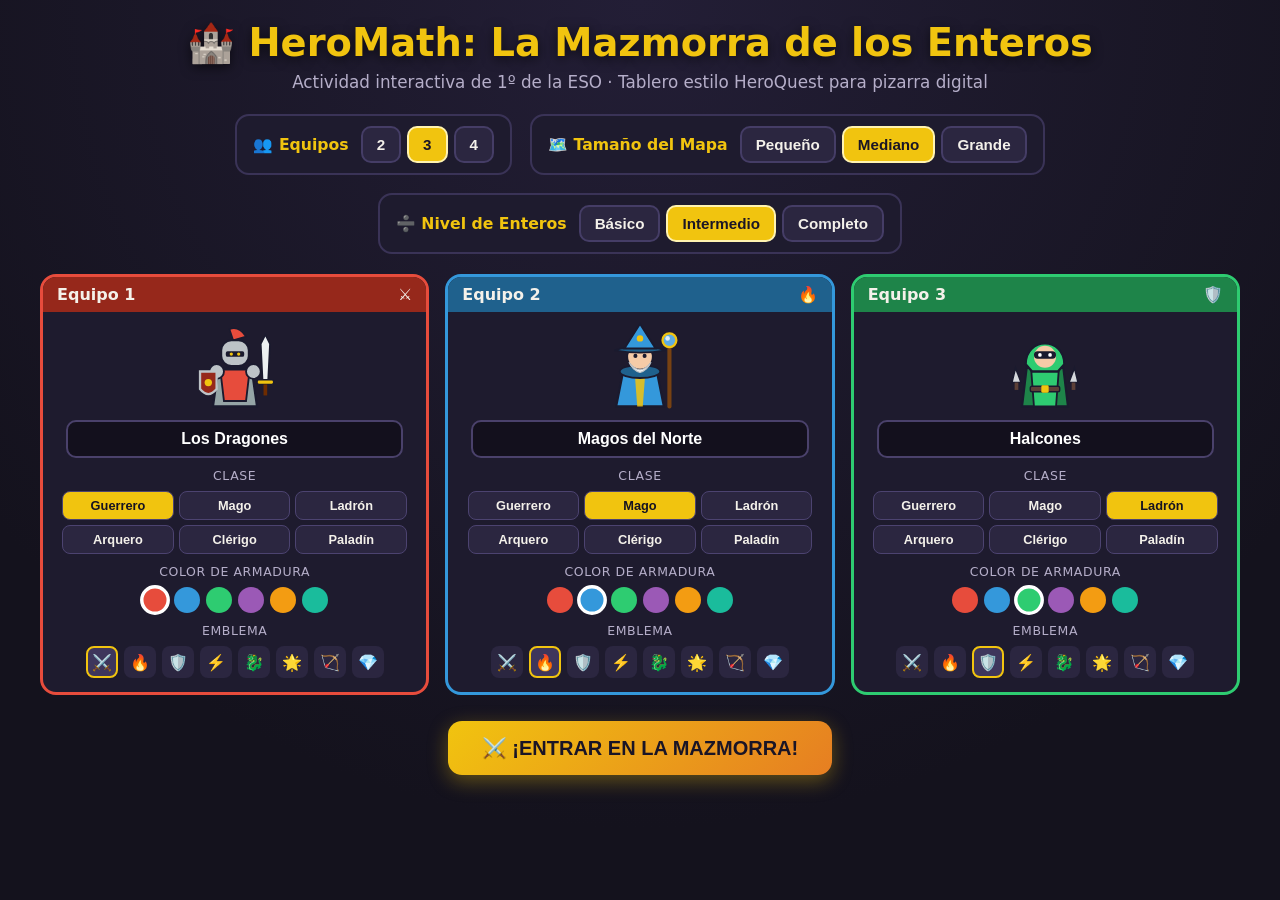
<file: heromath_mazmorra/heromath_tablet.html>
<!DOCTYPE html>
<html lang="es">
<head>
  <meta charset="UTF-8" />
  <meta name="viewport" content="width=device-width, initial-scale=1.0" />
  <title>HeroMath: La Mazmorra de los Enteros (1º ESO)</title>
  <style>
/* css/styles.css - Tema HeroQuest optimizado para pizarra digital de aula */
:root {
  --bg-dark: #14121d;
  --panel-bg: #1e1b2e;
  --panel-border: #3a3357;
  --gold: #f1c40f;
  --gold-dark: #b7950b;
  --text-main: #f4f1ea;
  --text-muted: #b5aec9;
  --wall-bg: #262236;
  --corridor-bg: #3b354f;
  --room-bg: #4b4263;
  --danger: #e74c3c;
  --ok: #2ecc71;
}

* { box-sizing: border-box; margin: 0; padding: 0; }

body {
  font-family: 'Segoe UI', system-ui, -apple-system, sans-serif;
  background: radial-gradient(circle at top, #231e36 0%, var(--bg-dark) 75%);
  color: var(--text-main);
  min-height: 100vh;
  overflow-x: hidden;
  user-select: none;
}

.hidden { display: none !important; }
.screen { min-height: 100vh; display: flex; flex-direction: column; }

/* ================= PANTALLA DE CONFIGURACIÓN ================= */
.setup-header {
  text-align: center;
  padding: 20px 16px 10px;
}
.setup-header h1 {
  font-size: clamp(1.7rem, 3vw, 2.5rem);
  color: var(--gold);
  text-shadow: 0 3px 12px rgba(0,0,0,0.6);
}
.setup-header p { color: var(--text-muted); margin-top: 6px; font-size: 1.05rem; }

.setup-options-bar {
  display: flex;
  flex-wrap: wrap;
  justify-content: center;
  gap: 18px;
  padding: 12px 20px;
}
.opt-group {
  background: var(--panel-bg);
  border: 2px solid var(--panel-border);
  border-radius: 14px;
  padding: 10px 16px;
  display: flex;
  align-items: center;
  gap: 12px;
}
.opt-title { font-weight: 700; color: var(--gold); font-size: 0.98rem; }
.btn-row { display: flex; gap: 6px; }

.pill-btn {
  background: #2b2640;
  color: var(--text-main);
  border: 2px solid #453d66;
  border-radius: 10px;
  padding: 8px 14px;
  font-size: 0.95rem;
  font-weight: 700;
  cursor: pointer;
  transition: 0.15s;
}
.pill-btn:hover { background: #3b3457; }
.pill-btn.active {
  background: var(--gold);
  color: #1a1526;
  border-color: #fff3b0;
}

.teams-setup-grid {
  display: grid;
  grid-template-columns: repeat(auto-fit, minmax(250px, 1fr));
  gap: 16px;
  max-width: 1240px;
  width: 100%;
  margin: 8px auto;
  padding: 0 20px;
}

.team-setup-card {
  background: var(--panel-bg);
  border: 3px solid var(--panel-border);
  border-radius: 16px;
  overflow: hidden;
  padding-bottom: 14px;
  display: flex;
  flex-direction: column;
  align-items: center;
  gap: 8px;
}
.setup-card-header {
  width: 100%;
  padding: 8px 14px;
  display: flex;
  justify-content: space-between;
  font-weight: 800;
  font-size: 1rem;
}
.setup-avatar-box { width: 92px; height: 92px; }
.sprite-svg { width: 100%; height: 100%; display: block; }

.team-name-input {
  width: 88%;
  background: #13101d;
  color: #fff;
  border: 2px solid #4a416b;
  border-radius: 10px;
  padding: 8px 10px;
  text-align: center;
  font-size: 1rem;
  font-weight: 700;
}
.setup-label { font-size: 0.78rem; text-transform: uppercase; letter-spacing: 0.6px; color: var(--text-muted); margin-top: 2px; }

.clase-grid {
  display: grid;
  grid-template-columns: repeat(3, 1fr);
  gap: 5px;
  width: 90%;
}
.mini-btn {
  background: #2b2640;
  color: var(--text-main);
  border: 1px solid #4c4370;
  border-radius: 8px;
  padding: 6px 4px;
  font-size: 0.8rem;
  font-weight: 600;
  cursor: pointer;
}
.mini-btn.active { background: var(--gold); color: #161322; font-weight: 800; }

.color-row, .emblem-row { display: flex; gap: 6px; flex-wrap: wrap; justify-content: center; width: 90%; }
.color-dot {
  width: 26px; height: 26px; border-radius: 50%;
  border: 3px solid transparent; cursor: pointer;
}
.color-dot.active { border-color: #fff; transform: scale(1.15); }

.emblem-btn {
  background: #2b2640; border: 2px solid transparent;
  border-radius: 8px; width: 32px; height: 32px; font-size: 1rem; cursor: pointer;
}
.emblem-btn.active { border-color: var(--gold); background: #3e365c; }

.setup-footer { text-align: center; padding: 18px; }
.btn-primary-xl {
  background: linear-gradient(135deg, #f1c40f, #e67e22);
  color: #1a1526;
  border: none;
  border-radius: 14px;
  padding: 15px 34px;
  font-size: 1.25rem;
  font-weight: 900;
  cursor: pointer;
  box-shadow: 0 6px 20px rgba(241, 196, 15, 0.35);
  transition: transform 0.12s;
}
.btn-primary-xl:hover { transform: scale(1.03); }

/* ================= PANTALLA DE JUEGO ================= */
.top-bar {
  background: #171424;
  border-bottom: 2px solid var(--panel-border);
  padding: 8px 16px;
  display: flex;
  justify-content: space-between;
  align-items: center;
  flex-wrap: wrap;
  gap: 10px;
}
.top-left, .top-right { display: flex; align-items: center; gap: 10px; flex-wrap: wrap; }
.brand { font-size: 1.2rem; font-weight: 900; color: var(--gold); }
.badge-gold {
  background: #362e14; color: var(--gold);
  border: 1px solid var(--gold-dark); border-radius: 8px;
  padding: 4px 10px; font-weight: 800; font-size: 0.9rem;
}
.turn-banner {
  background: #28233d; padding: 5px 12px; border-radius: 10px;
  font-size: 1rem; display: flex; align-items: center; gap: 8px;
}
.turn-dot { width: 12px; height: 12px; border-radius: 50%; display: inline-block; }

.top-btn {
  background: #2b2640; color: var(--text-main);
  border: 1px solid #4c4370; border-radius: 10px;
  padding: 7px 12px; font-size: 0.9rem; font-weight: 700; cursor: pointer;
}
.top-btn:hover { background: #3d3659; }

.game-layout {
  flex: 1;
  display: grid;
  grid-template-columns: 270px 1fr 230px;
  gap: 12px;
  padding: 12px;
  min-height: 0;
}

.sidebar-left, .sidebar-right {
  background: var(--panel-bg);
  border: 2px solid var(--panel-border);
  border-radius: 14px;
  padding: 12px;
  display: flex;
  flex-direction: column;
  gap: 10px;
  overflow-y: auto;
}
.panel-title { font-size: 0.95rem; color: var(--gold); text-transform: uppercase; letter-spacing: 0.5px; }

/* Tarjetas de jugadores */
.players-list { display: flex; flex-direction: column; gap: 8px; }
.player-card {
  background: #262238;
  border-radius: 12px;
  border: 2px solid #393354;
  border-left-width: 6px;
  padding: 8px;
  display: flex;
  gap: 8px;
  align-items: center;
}
.player-card.active-turn {
  border-color: var(--gold);
  box-shadow: 0 0 14px rgba(241, 196, 15, 0.3);
  background: #2f2947;
}
.player-card.dead-player { opacity: 0.45; filter: grayscale(0.9); }
.pc-avatar { width: 46px; height: 46px; flex-shrink: 0; }
.pc-info { flex: 1; min-width: 0; }
.pc-top { display: flex; justify-content: space-between; font-weight: 800; font-size: 0.9rem; margin-bottom: 4px; }
.pc-name { white-space: nowrap; overflow: hidden; text-overflow: ellipsis; }
.pc-gold { color: var(--gold); }

.hp-bar-bg {
  position: relative;
  height: 18px;
  background: #14111f;
  border-radius: 9px;
  overflow: hidden;
  border: 1px solid #3f385c;
}
.hp-bar-fill { height: 100%; transition: width 0.25s; }
.hp-text {
  position: absolute; inset: 0;
  display: flex; align-items: center; justify-content: center;
  font-size: 0.72rem; font-weight: 800; text-shadow: 0 1px 2px #000;
}
.pc-tags { display: flex; gap: 6px; margin-top: 4px; font-size: 0.75rem; color: var(--text-muted); }
.tag-shield { color: #5dade2; font-weight: 700; }

/* Diario */
.battle-log {
  flex: 1;
  min-height: 120px;
  max-height: 240px;
  overflow-y: auto;
  background: #14111f;
  border-radius: 10px;
  padding: 8px;
  font-size: 0.82rem;
  display: flex;
  flex-direction: column;
  gap: 6px;
}
.log-entry { border-bottom: 1px solid #262138; padding-bottom: 5px; line-height: 1.3; }

/* ================= TABLERO HEROQUEST ================= */
.board-stage {
  position: relative;
  background: #12101a;
  border: 3px solid var(--panel-border);
  border-radius: 16px;
  padding: 10px;
  display: flex;
  align-items: center;
  justify-content: center;
  overflow: hidden;
}
.enemy-banner {
  position: absolute;
  top: 16px; left: 50%; transform: translateX(-50%);
  z-index: 30;
  background: linear-gradient(90deg, #922b21, #c0392b, #922b21);
  color: #fff;
  padding: 10px 26px;
  border-radius: 14px;
  font-weight: 900;
  font-size: 1.25rem;
  border: 2px solid #f1c40f;
  box-shadow: 0 6px 24px rgba(0,0,0,0.6);
}

.dungeon-board {
  display: grid;
  gap: 3px;
  width: 100%;
  height: 100%;
  max-height: calc(100vh - 105px);
  aspect-ratio: 13 / 9;
}

.cell {
  position: relative;
  border-radius: 6px;
  display: flex;
  align-items: center;
  justify-content: center;
  overflow: hidden;
  transition: transform 0.1s, box-shadow 0.15s;
}
.cell-wall {
  background: linear-gradient(145deg, #2b263d, #191626);
  box-shadow: inset 0 0 8px rgba(0,0,0,0.7);
}
.cell-corridor {
  background: linear-gradient(145deg, #433c59, #352f47);
  border: 1px solid #564e70;
}
.cell-room {
  background: linear-gradient(145deg, #564a6e, #443a59);
  border: 1px solid #6b5d87;
}
.cell-fog {
  background: repeating-linear-gradient(45deg, #1b1829, #1b1829 6px, #221e33 6px, #221e33 12px);
  border: 1px dashed #423a5e;
}
.fog-icon { color: #675e8a; font-weight: 900; font-size: 1.2rem; }

.cell-door.door-closed {
  background: #6e3b17;
  border: 2px solid #d4ac0d;
}
.cell-door.door-open {
  background: #4e4263;
  border: 1px dashed #a67c52;
}
.door-icon { font-size: 1.4rem; }
.start-badge { position: absolute; top: 2px; left: 3px; font-size: 0.85rem; opacity: 0.85; }

.zoc-cell { box-shadow: inset 0 0 0 2px rgba(231, 76, 60, 0.55); }

.step-reachable {
  cursor: pointer;
  box-shadow: inset 0 0 0 3px #2ecc71, 0 0 10px rgba(46, 204, 113, 0.5);
  background: rgba(46, 204, 113, 0.28) !important;
}
.interact-door {
  cursor: pointer;
  box-shadow: 0 0 12px #f39c12, inset 0 0 0 3px #f1c40f;
}
.interact-chest {
  cursor: pointer;
  box-shadow: 0 0 14px #f1c40f, inset 0 0 0 3px #f1c40f;
}
.interact-enemy {
  cursor: pointer;
  box-shadow: 0 0 14px #e74c3c, inset 0 0 0 3px #ff5252;
}

.chest-icon { font-size: 1.55rem; filter: drop-shadow(0 2px 4px #000); }
.grand-chest { font-size: 1.8rem; animation: pulse 1.4s infinite; }
.chest-opened-icon { font-size: 1.1rem; opacity: 0.55; }

.enemy-token {
  width: 88%; height: 88%;
  position: relative;
  display: flex; align-items: center; justify-content: center;
}
.boss-token { filter: drop-shadow(0 0 6px #f1c40f); }
.mini-hp {
  position: absolute; bottom: 1px; left: 8%; right: 8%;
  height: 6px; background: #111; border-radius: 3px; overflow: hidden;
}
.mini-hp-fill.enemy-hp { height: 100%; background: #e74c3c; }

.tokens-wrap {
  position: absolute; inset: 2px;
  display: flex; align-items: center; justify-content: center;
  flex-wrap: wrap; gap: 2px;
  pointer-events: none;
}
.hero-token {
  width: 82%; height: 82%;
  border-radius: 50%;
  background: rgba(20, 17, 31, 0.85);
  border: 3px solid #fff;
  position: relative;
  display: flex; align-items: center; justify-content: center;
}
.tokens-wrap.count-2 .hero-token,
.tokens-wrap.count-3 .hero-token,
.tokens-wrap.count-4 .hero-token { width: 47%; height: 47%; border-width: 2px; }
.hero-token.current-hero { box-shadow: 0 0 12px var(--gold); transform: scale(1.06); z-index: 5; }
.tok-emblem { position: absolute; bottom: -2px; right: -2px; font-size: 0.65rem; }
.tomb-icon { font-size: 1.1rem; }

.float-text {
  position: absolute; z-index: 40;
  font-weight: 900; font-size: 0.95rem;
  text-shadow: 0 2px 4px #000;
  animation: floatUp 1.15s ease-out forwards;
  pointer-events: none;
}

@keyframes floatUp {
  0% { transform: translateY(4px); opacity: 1; }
  100% { transform: translateY(-28px); opacity: 0; }
}
@keyframes pulse {
  0%, 100% { transform: scale(1); }
  50% { transform: scale(1.12); }
}

/* ================= PANEL DERECHO: DADO Y CRUCETA ================= */
.dice-box {
  background: #262238;
  border-radius: 14px;
  padding: 12px;
  text-align: center;
  display: flex;
  flex-direction: column;
  align-items: center;
  gap: 8px;
}
.dice-face {
  width: 68px; height: 68px;
  border-radius: 16px;
  background: #14111f;
  border: 3px solid var(--gold);
  display: flex; align-items: center; justify-content: center;
  font-size: 2.2rem; font-weight: 900; color: var(--gold);
}
.steps-badge { font-weight: 800; color: #a9dfbf; font-size: 1rem; }

.btn-roll {
  width: 100%;
  background: linear-gradient(135deg, #f1c40f, #d4ac0d);
  color: #161322;
  border: none; border-radius: 12px;
  padding: 12px; font-size: 1.05rem; font-weight: 900; cursor: pointer;
}
.btn-roll:disabled { opacity: 0.4; cursor: not-allowed; }

.dpad-wrap { display: flex; flex-direction: column; align-items: center; gap: 6px; margin: 4px 0; }
.dpad-row { display: flex; gap: 6px; align-items: center; }
.dpad-btn {
  width: 56px; height: 56px;
  border-radius: 14px;
  background: #2f2947;
  color: #fff;
  border: 2px solid #594f82;
  font-size: 1.4rem;
  cursor: pointer;
}
.dpad-btn:hover:not(:disabled) { background: #463d69; border-color: var(--gold); }
.dpad-btn:disabled { opacity: 0.35; cursor: not-allowed; }
.dpad-center { width: 56px; text-align: center; font-size: 1.5rem; }

.quick-actions { display: flex; flex-direction: column; gap: 8px; }
.btn-action-danger, .btn-action-amber, .btn-action-gold {
  width: 100%; border: none; border-radius: 12px;
  padding: 11px 10px; font-weight: 800; font-size: 0.95rem; cursor: pointer; color: #fff;
}
.btn-action-danger { background: #c0392b; }
.btn-action-amber { background: #d35400; }
.btn-action-gold { background: #b7950b; color: #161322; }

.btn-end-turn {
  margin-top: auto;
  background: #36304f;
  color: #fff;
  border: 2px solid #554c7a;
  border-radius: 12px;
  padding: 11px;
  font-weight: 800;
  cursor: pointer;
}
.btn-end-turn:disabled { opacity: 0.4; cursor: not-allowed; }

/* ================= MODALES (DUELO 10s & PROBLEMAS 20s) ================= */
.modal-overlay {
  position: fixed; inset: 0; z-index: 100;
  background: rgba(10, 8, 18, 0.84);
  backdrop-filter: blur(4px);
  display: flex; align-items: center; justify-content: center;
  padding: 16px;
}
.modal-card {
  background: #1d192e;
  border: 3px solid var(--gold);
  border-radius: 20px;
  padding: 22px 26px;
  width: 100%;
  max-width: 780px;
  box-shadow: 0 18px 50px rgba(0,0,0,0.75);
  text-align: center;
}
.modal-title { font-size: 1.6rem; color: var(--gold); margin-bottom: 6px; }
.modal-subtitle { color: var(--text-muted); margin-bottom: 16px; font-size: 1.02rem; }

/* Arena de Duelo */
.duel-arena {
  display: grid;
  grid-template-columns: 1fr auto 1fr;
  align-items: center;
  gap: 16px;
  background: #131020;
  border: 2px solid #352e52;
  border-radius: 16px;
  padding: 14px 18px;
  margin-bottom: 16px;
}
.duel-fighter { display: flex; flex-direction: column; align-items: center; gap: 6px; }
.fighter-sprite { width: 124px; height: 124px; }
.fighter-name { font-weight: 900; font-size: 1.1rem; }
.big-hp { width: 100%; height: 22px; }
.duel-vs {
  font-size: 2.2rem; font-weight: 900; color: #e74c3c;
  text-shadow: 0 0 14px rgba(231, 76, 60, 0.6);
}

.ready-area { padding: 14px 8px; }
.ready-hint { color: var(--text-muted); margin-bottom: 14px; font-size: 1rem; }

/* Temporizador */
.timer-wrap { display: flex; align-items: center; gap: 12px; margin-bottom: 14px; }
.timer-bar-bg { flex: 1; height: 18px; background: #110e1c; border-radius: 10px; overflow: hidden; border: 1px solid #443c66; }
.timer-bar-fill { height: 100%; width: 100%; background: linear-gradient(90deg, #2ecc71, #f1c40f); transition: width 0.1s linear; }
.timer-bar-fill.timer-danger { background: #e74c3c; }
.timer-text { font-size: 1.3rem; font-weight: 900; color: var(--gold); min-width: 54px; text-align: right; }

.operation-box {
  background: #131020;
  border: 2px solid #564b80;
  border-radius: 14px;
  padding: 18px;
  font-size: clamp(1.8rem, 3.2vw, 2.5rem);
  font-weight: 900;
  letter-spacing: 1px;
  margin-bottom: 16px;
}

.duel-options-grid {
  display: grid;
  grid-template-columns: repeat(2, 1fr);
  gap: 12px;
}
.duel-opt-btn {
  background: #2b2542;
  color: #fff;
  border: 3px solid #564c80;
  border-radius: 14px;
  padding: 18px 12px;
  font-size: 1.7rem;
  font-weight: 900;
  cursor: pointer;
  transition: 0.12s;
}
.duel-opt-btn:hover:not(:disabled) { background: #3e3661; border-color: var(--gold); transform: translateY(-2px); }
.duel-opt-btn.opt-correct { background: #1e8449 !important; border-color: #2ecc71 !important; }
.duel-opt-btn.opt-wrong { background: #922b21 !important; border-color: #e74c3c !important; }

/* Problemas Puertas y Cofres */
.problem-card { max-width: 660px; }
.prob-header { display: flex; align-items: center; gap: 14px; text-align: left; margin-bottom: 10px; }
.prob-big-icon { font-size: 3rem; }
.prob-tema-tag {
  display: inline-block;
  background: #2d2647; color: var(--gold);
  padding: 4px 12px; border-radius: 20px; font-weight: 800; font-size: 0.9rem; margin-bottom: 10px;
}
.prob-enunciado {
  background: #131020;
  border: 2px solid #4c4273;
  border-radius: 14px;
  padding: 16px 18px;
  font-size: 1.25rem;
  line-height: 1.45;
  font-weight: 600;
  margin-bottom: 14px;
}
.prob-input-row {
  display: flex; align-items: center; justify-content: center; gap: 12px;
  font-size: 1.15rem; font-weight: 800; margin-bottom: 12px;
}
.answer-display {
  min-width: 120px;
  background: #100d1a;
  border: 3px solid var(--gold);
  border-radius: 12px;
  padding: 8px 16px;
  font-size: 1.7rem;
  font-weight: 900;
  color: var(--gold);
}

.keypad-grid {
  display: grid;
  grid-template-columns: repeat(4, 1fr);
  gap: 8px;
  max-width: 440px;
  margin: 0 auto;
}
.kpad-btn {
  background: #2b2542; color: #fff;
  border: 2px solid #52487a; border-radius: 12px;
  padding: 14px 8px; font-size: 1.35rem; font-weight: 800; cursor: pointer;
}
.kpad-btn:hover:not(:disabled) { background: #3f3761; border-color: var(--gold); }
.kpad-sign { background: #4a235a; }
.kpad-util { background: #34495e; }
.kpad-zero { grid-column: span 2; }
.kpad-submit { grid-column: span 2; background: #1e8449; border-color: #2ecc71; }

/* Feedback */
.duel-feedback {
  margin-top: 14px;
  padding: 14px;
  border-radius: 14px;
  border: 2px solid transparent;
}
.duel-feedback.ok { background: rgba(46, 204, 113, 0.16); border-color: #2ecc71; }
.duel-feedback.fail { background: rgba(231, 76, 60, 0.16); border-color: #e74c3c; }
.fb-title { font-size: 1.25rem; font-weight: 900; margin-bottom: 6px; }
.fb-exp { font-size: 1rem; color: #f4f1ea; margin-bottom: 12px; }
.btn-continue {
  background: var(--gold); color: #161322;
  border: none; border-radius: 10px;
  padding: 10px 26px; font-size: 1.05rem; font-weight: 900; cursor: pointer;
}

/* Reglas & Fin de partida */
.rules-list { text-align: left; display: flex; flex-direction: column; gap: 10px; margin: 14px 0 20px 18px; line-height: 1.45; }
.end-big-icon { font-size: 4rem; margin-bottom: 6px; }
.podium-box { display: flex; flex-direction: column; gap: 8px; margin: 14px 0 20px; }
.podium-row {
  background: #131020; border: 1px solid #3c345e; border-radius: 10px;
  padding: 10px 14px; display: flex; justify-content: space-between; align-items: center;
  font-weight: 800; font-size: 1.05rem;
}
.podium-rank { color: var(--gold); font-size: 1.2rem; }
.end-actions { display: flex; justify-content: center; gap: 12px; flex-wrap: wrap; }
.big-alt { padding: 14px 22px; font-size: 1.05rem; }

@media (max-width: 1020px) {
  .game-layout { grid-template-columns: 1fr; }
  .dungeon-board { max-height: 62vh; }
}

</style>
</head>
<body>
  <!-- ================= PANTALLA DE CONFIGURACIÓN ================= -->
  <section id="setup-screen" class="screen">
    <header class="setup-header">
      <h1>🏰 HeroMath: La Mazmorra de los Enteros</h1>
      <p>Actividad interactiva de 1º de la ESO · Tablero estilo HeroQuest para pizarra digital</p>
    </header>

    <div class="setup-options-bar">
      <div class="opt-group">
        <span class="opt-title">👥 Equipos</span>
        <div class="btn-row">
          <button type="button" class="pill-btn team-count-btn" data-count="2">2</button>
          <button type="button" class="pill-btn team-count-btn active" data-count="3">3</button>
          <button type="button" class="pill-btn team-count-btn" data-count="4">4</button>
        </div>
      </div>

      <div class="opt-group">
        <span class="opt-title">🗺️ Tamaño del Mapa</span>
        <div class="btn-row">
          <button type="button" class="pill-btn map-size-btn" data-size="pequeno">Pequeño</button>
          <button type="button" class="pill-btn map-size-btn active" data-size="mediano">Mediano</button>
          <button type="button" class="pill-btn map-size-btn" data-size="grande">Grande</button>
        </div>
      </div>

      <div class="opt-group">
        <span class="opt-title">➗ Nivel de Enteros</span>
        <div class="btn-row">
          <button type="button" class="pill-btn diff-btn" data-diff="basico">Básico</button>
          <button type="button" class="pill-btn diff-btn active" data-diff="intermedio">Intermedio</button>
          <button type="button" class="pill-btn diff-btn" data-diff="completo">Completo</button>
        </div>
      </div>
    </div>

    <div id="teams-setup-grid" class="teams-setup-grid"></div>

    <div class="setup-footer">
      <button type="button" id="btn-start-game" class="btn-primary-xl">⚔️ ¡ENTRAR EN LA MAZMORRA!</button>
    </div>
  </section>

  <!-- ================= PANTALLA DE JUEGO ================= -->
  <section id="game-screen" class="screen hidden">
    <header class="top-bar">
      <div class="top-left">
        <span class="brand">🏰 HeroMath</span>
        <span id="round-badge" class="badge-gold">Ronda 1</span>
        <span id="active-turn-banner" class="turn-banner"></span>
      </div>
      <div class="top-right">
        <button type="button" id="btn-rules" class="top-btn">📜 Reglas</button>
        <button type="button" id="btn-new-map" class="top-btn">🗺️ Nuevo Mapa</button>
        <button type="button" id="btn-sound" class="top-btn">🔊 Sonido</button>
        <button type="button" id="btn-fullscreen" class="top-btn">⛶ Pantalla</button>
        <button type="button" id="btn-back-setup" class="top-btn">⚙️ Equipos</button>
      </div>
    </header>

    <main class="game-layout">
      <!-- Panel Izquierdo: Equipos y Registro -->
      <aside class="sidebar-left">
        <h2 class="panel-title">🛡️ Equipos</h2>
        <div id="players-list" class="players-list"></div>
        <h2 class="panel-title">📜 Diario de Mazmorra</h2>
        <div id="battle-log" class="battle-log"></div>
      </aside>

      <!-- Centro: Tablero HeroQuest -->
      <div class="board-stage">
        <div id="enemy-turn-banner" class="enemy-banner hidden">⚔️ TURNO DE LOS ENEMIGOS 👹</div>
        <div id="dungeon-board" class="dungeon-board"></div>
      </div>

      <!-- Panel Derecho: Dado, Cruceta Táctil y Acciones -->
      <aside class="sidebar-right">
        <h2 class="panel-title">🎲 Control de Turno</h2>
        <div class="dice-box">
          <div id="dice-value" class="dice-face">🎲</div>
          <div id="steps-badge" class="steps-badge">Tira el dado</div>
          <button type="button" id="btn-roll-dice" class="btn-roll">🎲 TIRAR DADO</button>
        </div>

        <div class="dpad-wrap">
          <div class="dpad-row">
            <button type="button" id="dpad-up" class="dpad-btn" aria-label="Arriba">▲</button>
          </div>
          <div class="dpad-row">
            <button type="button" id="dpad-left" class="dpad-btn" aria-label="Izquierda">◀</button>
            <span class="dpad-center">🧭</span>
            <button type="button" id="dpad-right" class="dpad-btn" aria-label="Derecha">▶</button>
          </div>
          <div class="dpad-row">
            <button type="button" id="dpad-down" class="dpad-btn" aria-label="Abajo">▼</button>
          </div>
        </div>

        <div id="quick-actions" class="quick-actions"></div>

        <button type="button" id="btn-end-turn" class="btn-end-turn">⏭️ Terminar Turno</button>
      </aside>
    </main>
  </section>

  <!-- ================= POPUP DE DUELO (10 SEGUNDOS, 4 OPCIONES) ================= -->
  <div id="duel-modal" class="modal-overlay hidden">
    <div class="modal-card duel-card">
      <h2 id="duel-title" class="modal-title">⚔️ ¡DUELO EN LA MAZMORRA!</h2>
      <p id="duel-subtitle" class="modal-subtitle"></p>

      <div class="duel-arena">
        <div class="duel-fighter hero-side">
          <div id="duel-hero-sprite" class="fighter-sprite"></div>
          <div id="duel-hero-name" class="fighter-name"></div>
          <div class="hp-bar-bg big-hp">
            <div id="duel-hero-bar" class="hp-bar-fill" style="background:#2ecc71"></div>
            <span id="duel-hero-hp" class="hp-text"></span>
          </div>
        </div>

        <div class="duel-vs">VS</div>

        <div class="duel-fighter enemy-side">
          <div id="duel-enemy-sprite" class="fighter-sprite"></div>
          <div id="duel-enemy-name" class="fighter-name"></div>
          <div class="hp-bar-bg big-hp">
            <div id="duel-enemy-bar" class="hp-bar-fill" style="background:#e74c3c"></div>
            <span id="duel-enemy-hp" class="hp-text"></span>
          </div>
        </div>
      </div>

      <!-- Botón para iniciar el temporizador de 10 s -->
      <div id="duel-ready-area" class="ready-area">
        <p class="ready-hint">Cuando el equipo esté listo frente a la pizarra, pulsa el botón para ver la operación.</p>
        <button type="button" id="duel-start-btn" class="btn-primary-xl">⚔️ INICIAR COMBATE (10 s)</button>
      </div>

      <!-- Zona activa de operación y 4 opciones -->
      <div id="duel-question-area" class="hidden">
        <div class="timer-wrap">
          <div class="timer-bar-bg"><div id="duel-timer-fill" class="timer-bar-fill"></div></div>
          <span id="duel-timer-text" class="timer-text">10 s</span>
        </div>
        <div id="duel-operation" class="operation-box"></div>
        <div id="duel-options" class="duel-options-grid"></div>
      </div>

      <!-- Resultado -->
      <div id="duel-feedback-area" class="duel-feedback hidden">
        <div id="duel-fb-title" class="fb-title"></div>
        <div id="duel-fb-exp" class="fb-exp"></div>
        <button type="button" id="duel-continue-btn" class="btn-continue">Continuar ▶</button>
      </div>
    </div>
  </div>

  <!-- ================= POPUP DE PUERTAS Y COFRES (20 SEGUNDOS, PROBLEMA SENCILLO) ================= -->
  <div id="problem-modal" class="modal-overlay hidden">
    <div class="modal-card problem-card">
      <div class="prob-header">
        <span id="prob-icon" class="prob-big-icon">🚪</span>
        <div>
          <h2 id="prob-title" class="modal-title">Puerta Cerrada</h2>
          <p id="prob-team" class="modal-subtitle"></p>
        </div>
      </div>

      <div id="prob-ready-area" class="ready-area">
        <p class="ready-hint">Dispondréis de <b>20 segundos</b> para leer y resolver un problema sencillo de números enteros.</p>
        <button type="button" id="prob-start-btn" class="btn-primary-xl">🔑 INICIAR PRUEBA (20 s)</button>
      </div>

      <div id="prob-active-area" class="hidden">
        <div class="timer-wrap">
          <div class="timer-bar-bg"><div id="prob-timer-fill" class="timer-bar-fill"></div></div>
          <span id="prob-timer-text" class="timer-text">20 s</span>
        </div>

        <div id="prob-tema" class="prob-tema-tag"></div>
        <div id="prob-enunciado" class="prob-enunciado"></div>
        <div id="prob-options" class="duel-options-grid"></div>
      </div>

      <div id="prob-feedback-area" class="duel-feedback hidden">
        <div id="prob-fb-title" class="fb-title"></div>
        <div id="prob-fb-exp" class="fb-exp"></div>
        <button type="button" id="prob-continue-btn" class="btn-continue">Continuar ▶</button>
      </div>
    </div>
  </div>

  <!-- ================= MODAL DE REGLAS ================= -->
  <div id="rules-modal" class="modal-overlay hidden">
    <div class="modal-card rules-card">
      <h2 class="modal-title">📜 Reglas de HeroMath</h2>
      <ul class="rules-list">
        <li><b>Exploración estilo HeroQuest:</b> Tira el dado (1–6) y muévete en horizontal o vertical. Las habitaciones permanecen ocultas hasta abrir su puerta.</li>
        <li><b>Puertas y Cofres (20 s):</b> Al intentar abrir una puerta o un cofre, resuelves un <b>problema sencillo de números enteros en 20 segundos</b>. Si fallas o se acaba el tiempo, <b>pierdes el turno</b>.</li>
        <li><b>Zona de Control y Combates (10 s):</b> No puedes pasar junto a un enemigo vivo sin combatir. Los combates se juegan en un popup de duelo con <b>operaciones aritméticas de enteros, 4 opciones y 10 segundos</b> tras pulsar Iniciar.</li>
        <li><b>Vida, Daño y Oro:</b> Jugadores <b>100 HP</b>, Enemigos <b>50 HP</b>. Cada acierto hace <b>25 de daño</b>. Vencer a un enemigo otorga <b>+25 🪙</b>. Si un equipo llega a 0 HP, queda eliminado.</li>
        <li><b>Turno de Enemigos y Esquiva:</b> Al acabar la ronda, cada enemigo descubierto avanza <b>1 casilla</b> hacia el héroe más cercano. Si ataca, el héroe puede <b>esquivar el golpe</b> ganando un duelo de 10 segundos.</li>
        <li><b>Meta:</b> Quien abra el <b>Gran Cofre Real (👑)</b> gana la expedición (+150 🪙).</li>
      </ul>
      <button type="button" id="btn-close-rules" class="btn-primary-xl">Entendido</button>
    </div>
  </div>

  <!-- ================= MODAL DE FIN DE PARTIDA ================= -->
  <div id="end-modal" class="modal-overlay hidden">
    <div class="modal-card end-card">
      <div id="end-icon" class="end-big-icon">👑</div>
      <h2 id="end-title" class="modal-title"></h2>
      <p id="end-subtitle" class="modal-subtitle"></p>
      <div id="end-podium" class="podium-box"></div>
      <div class="end-actions">
        <button type="button" id="btn-play-again" class="btn-primary-xl">🗺️ Jugar Nuevo Mapa</button>
        <button type="button" id="btn-end-setup" class="top-btn big-alt">⚙️ Cambiar Equipos</button>
      </div>
    </div>
  </div>

  <!-- Scripts modulares (compatibles con doble clic local sin servidor) -->
  <script>
/* === data/personajes.js === */
/**
 * data/personajes.js
 * Catálogo de clases de héroes, colores, emblemas y sprites SVG detallados.
 * Puedes añadir nuevas clases o modificar colores fácilmente aquí.
 */
window.HeroMath = window.HeroMath || {};

window.HeroMath.COLORES = [
  { id: 'rojo',     nombre: 'Carmesí',   hex: '#e74c3c', oscuro: '#96281b' },
  { id: 'azul',     nombre: 'Zafiro',    hex: '#3498db', oscuro: '#1f618d' },
  { id: 'verde',    nombre: 'Esmeralda', hex: '#2ecc71', oscuro: '#1e8449' },
  { id: 'morado',   nombre: 'Amatista',  hex: '#9b59b6', oscuro: '#6c3483' },
  { id: 'dorado',   nombre: 'Ámbar',     hex: '#f39c12', oscuro: '#b9770e' },
  { id: 'turquesa', nombre: 'Turquesa',  hex: '#1abc9c', oscuro: '#117864' }
];

window.HeroMath.EMBLEMAS = ['⚔️', '🔥', '🛡️', '⚡', '🐉', '🌟', '🏹', '💎'];

window.HeroMath.CLASES = [
  { id: 'guerrero', nombre: 'Guerrero', desc: 'Maestro de la espada y el escudo' },
  { id: 'mago',     nombre: 'Mago',     desc: 'Domina la magia de los números' },
  { id: 'ladron',   nombre: 'Ladrón',   desc: 'Ágil explorador de mazmorras' },
  { id: 'arquero',  nombre: 'Arquero',  desc: 'Puntería letal en los pasillos' },
  { id: 'clerigo',  nombre: 'Clérigo',  desc: 'Protector de luz y sabiduría' },
  { id: 'paladin',  nombre: 'Paladín',  desc: 'Caballero de armadura dorada' }
];

window.HeroMath.getHeroSVG = function(claseId, colorHex, colorOscuro) {
  const c = colorHex || '#3498db';
  const d = colorOscuro || '#1f618d';
  let body = '';

  switch (claseId) {
    case 'mago':
      body = `
        <!-- Túnica -->
        <path d="M24 94 L32 54 L68 54 L76 94 Z" fill="${c}" stroke="#1a1a2e" stroke-width="2.5"/>
        <path d="M44 54 L56 54 L53 94 L47 94 Z" fill="#f1c40f" opacity="0.85"/>
        <!-- Capa y hombros -->
        <ellipse cx="50" cy="56" rx="22" ry="7" fill="${d}" stroke="#1a1a2e" stroke-width="2"/>
        <!-- Cabeza y barba -->
        <circle cx="50" cy="40" r="14" fill="#f5cba7" stroke="#1a1a2e" stroke-width="2.2"/>
        <path d="M38 46 Q50 62 62 46 Q58 55 50 57 Q42 55 38 46 Z" fill="#ecf0f1" stroke="#bdc3c7" stroke-width="1.2"/>
        <circle cx="45" cy="39" r="2.2" fill="#1a1a2e"/><circle cx="55" cy="39" r="2.2" fill="#1a1a2e"/>
        <!-- Sombrero puntiagudo -->
        <path d="M22 33 Q50 24 78 33 Q50 38 22 33 Z" fill="${d}" stroke="#1a1a2e" stroke-width="2"/>
        <path d="M33 31 L50 4 L67 31 Z" fill="${c}" stroke="#1a1a2e" stroke-width="2.2"/>
        <circle cx="50" cy="20" r="3.5" fill="#f1c40f"/>
        <!-- Bastón mágico -->
        <line x1="82" y1="26" x2="82" y2="94" stroke="#784212" stroke-width="4.5" stroke-linecap="round"/>
        <circle cx="82" cy="22" r="7.5" fill="#5dade2" stroke="#f1c40f" stroke-width="2.5"/>
        <circle cx="80" cy="20" r="2.5" fill="#ffffff" opacity="0.8"/>
      `;
      break;

    case 'ladron':
      body = `
        <!-- Capa oscura -->
        <path d="M25 94 L30 52 L70 52 L75 94 Z" fill="${d}" stroke="#1a1a2e" stroke-width="2.5"/>
        <path d="M35 54 L65 54 L62 94 L38 94 Z" fill="${c}" stroke="#1a1a2e" stroke-width="2"/>
        <!-- Cinturón -->
        <rect x="34" y="72" width="32" height="6" rx="2" fill="#5d4037" stroke="#1a1a2e" stroke-width="1.5"/>
        <rect x="46" y="71" width="8" height="8" rx="1.5" fill="#f1c40f"/>
        <!-- Capucha -->
        <path d="M29 48 C29 18 71 18 71 48 L64 56 L36 56 Z" fill="${c}" stroke="#1a1a2e" stroke-width="2.5"/>
        <!-- Rostro con antifaz -->
        <circle cx="50" cy="40" r="12" fill="#f5cba7"/>
        <rect x="38" y="34" width="24" height="8" rx="4" fill="#1a1a2e"/>
        <circle cx="44.5" cy="38" r="2" fill="#ffffff"/><circle cx="55.5" cy="38" r="2" fill="#ffffff"/>
        <!-- Dagas gemelas -->
        <path d="M18 52 L24 68 L14 68 Z" fill="#d5d8dc" stroke="#1a1a2e" stroke-width="1.8"/>
        <rect x="17" y="68" width="4" height="8" fill="#5d4037"/>
        <path d="M82 52 L86 68 L76 68 Z" fill="#d5d8dc" stroke="#1a1a2e" stroke-width="1.8"/>
        <rect x="79" y="68" width="4" height="8" fill="#5d4037"/>
      `;
      break;

    case 'arquero':
      body = `
        <!-- Túnica de explorador -->
        <path d="M28 94 L34 54 L66 54 L72 94 Z" fill="${c}" stroke="#1a1a2e" stroke-width="2.5"/>
        <line x1="36" y1="54" x2="64" y2="86" stroke="#6e2c00" stroke-width="4"/>
        <!-- Cabeza -->
        <circle cx="50" cy="40" r="14" fill="#f5cba7" stroke="#1a1a2e" stroke-width="2.2"/>
        <circle cx="45" cy="40" r="2.2" fill="#1a1a2e"/><circle cx="55" cy="40" r="2.2" fill="#1a1a2e"/>
        <path d="M46 46 Q50 49 54 46" fill="none" stroke="#1a1a2e" stroke-width="1.8" stroke-linecap="round"/>
        <!-- Gorro con pluma -->
        <path d="M32 34 Q50 18 68 34 L64 26 Q50 16 36 26 Z" fill="${d}" stroke="#1a1a2e" stroke-width="2"/>
        <path d="M62 24 Q76 10 72 28 Z" fill="#e74c3c" stroke="#1a1a2e" stroke-width="1.5"/>
        <!-- Arco -->
        <path d="M80 22 Q96 54 80 86" fill="none" stroke="#873600" stroke-width="4.5" stroke-linecap="round"/>
        <line x1="80" y1="22" x2="80" y2="86" stroke="#ecf0f1" stroke-width="1.5"/>
        <!-- Flecha -->
        <line x1="68" y1="54" x2="92" y2="54" stroke="#d5d8dc" stroke-width="2.5"/>
        <polygon points="95,54 88,50 88,58" fill="#f1c40f"/>
      `;
      break;

    case 'clerigo':
      body = `
        <!-- Vestidura sagrada -->
        <path d="M26 94 L32 52 L68 52 L74 94 Z" fill="#ecf0f1" stroke="#1a1a2e" stroke-width="2.5"/>
        <path d="M44 52 L56 52 L56 94 L44 94 Z" fill="${c}"/>
        <rect x="36" y="64" width="28" height="7" fill="${c}" opacity="0.9"/>
        <!-- Cabeza con halo -->
        <circle cx="50" cy="24" r="14" fill="none" stroke="#f1c40f" stroke-width="3" opacity="0.85"/>
        <circle cx="50" cy="40" r="14" fill="#f5cba7" stroke="#1a1a2e" stroke-width="2.2"/>
        <path d="M36 36 Q50 22 64 36" fill="${d}" stroke="#1a1a2e" stroke-width="2"/>
        <circle cx="45" cy="41" r="2.2" fill="#1a1a2e"/><circle cx="55" cy="41" r="2.2" fill="#1a1a2e"/>
        <!-- Maza dorada -->
        <line x1="82" y1="36" x2="82" y2="92" stroke="#6e2c00" stroke-width="4" stroke-linecap="round"/>
        <circle cx="82" cy="30" r="9" fill="#f1c40f" stroke="#1a1a2e" stroke-width="2"/>
        <circle cx="82" cy="30" r="3" fill="#ffffff"/>
      `;
      break;

    case 'paladin':
      body = `
        <!-- Armadura dorada y capa -->
        <path d="M20 94 L28 50 L72 50 L80 94 Z" fill="${c}" stroke="#1a1a2e" stroke-width="2.5"/>
        <rect x="34" y="54" width="32" height="38" rx="6" fill="#f4d03f" stroke="#1a1a2e" stroke-width="2.2"/>
        <path d="M46 60 L54 60 L54 84 L46 84 Z" fill="${c}"/>
        <path d="M39 68 L61 68 L61 75 L39 75 Z" fill="${c}"/>
        <!-- Yelmo alado -->
        <rect x="36" y="24" width="28" height="28" rx="10" fill="#f7dc6f" stroke="#1a1a2e" stroke-width="2.2"/>
        <rect x="41" y="35" width="18" height="5" rx="2" fill="#1a1a2e"/>
        <path d="M36 32 L24 22 L32 38 Z" fill="#ecf0f1" stroke="#1a1a2e" stroke-width="1.5"/>
        <path d="M64 32 L76 22 L68 38 Z" fill="#ecf0f1" stroke="#1a1a2e" stroke-width="1.5"/>
        <!-- Escudo -->
        <path d="M12 56 L30 56 L30 74 Q21 86 12 74 Z" fill="${d}" stroke="#f1c40f" stroke-width="2.5"/>
        <!-- Espada -->
        <rect x="80" y="24" width="6" height="44" rx="2" fill="#ecf0f1" stroke="#1a1a2e" stroke-width="1.8"/>
        <rect x="74" y="66" width="18" height="5" rx="2" fill="#f1c40f" stroke="#1a1a2e" stroke-width="1.5"/>
        <rect x="81" y="71" width="4" height="12" fill="#6e2c00"/>
      `;
      break;

    case 'guerrero':
    default:
      body = `
        <!-- Armadura -->
        <path d="M26 94 L32 52 L68 52 L74 94 Z" fill="#95a5a6" stroke="#1a1a2e" stroke-width="2.5"/>
        <path d="M34 54 L66 54 L62 88 L38 88 Z" fill="${c}" stroke="#1a1a2e" stroke-width="2"/>
        <!-- Hombreras -->
        <circle cx="30" cy="56" r="8" fill="#bdc3c7" stroke="#1a1a2e" stroke-width="2"/>
        <circle cx="70" cy="56" r="8" fill="#bdc3c7" stroke="#1a1a2e" stroke-width="2"/>
        <!-- Yelmo con penacho -->
        <path d="M44 10 Q54 6 62 18 L48 22 Z" fill="${c}" stroke="#1a1a2e" stroke-width="1.8"/>
        <rect x="35" y="22" width="30" height="28" rx="11" fill="#bdc3c7" stroke="#1a1a2e" stroke-width="2.2"/>
        <rect x="40" y="34" width="20" height="6" rx="2" fill="#1a1a2e"/>
        <circle cx="46" cy="37" r="1.8" fill="#f1c40f"/><circle cx="54" cy="37" r="1.8" fill="#f1c40f"/>
        <!-- Escudo -->
        <path d="M12 56 L30 56 L30 75 Q21 86 12 75 Z" fill="${d}" stroke="#bdc3c7" stroke-width="2.5"/>
        <circle cx="21" cy="68" r="4" fill="#f1c40f"/>
        <!-- Espada ancha -->
        <polygon points="83,16 88,26 86,66 80,66 78,26" fill="#ecf0f1" stroke="#1a1a2e" stroke-width="1.8"/>
        <rect x="74" y="65" width="18" height="5" rx="2" fill="#f1c40f" stroke="#1a1a2e" stroke-width="1.5"/>
        <rect x="81" y="70" width="4" height="12" fill="#6e2c00"/>
      `;
      break;
  }

  return `<svg viewBox="0 0 100 100" xmlns="http://www.w3.org/2000/svg" class="sprite-svg">${body}</svg>`;
};

/* === data/enemigos.js === */
/**
 * data/enemigos.js
 * Catálogo de enemigos con sprites SVG detallados, vida (50 HP), daño (25 HP) y recompensa (25 oro).
 * Puedes añadir nuevos monstruos al array ENEMIGOS y aparecerán automáticamente en la mazmorra.
 */
window.HeroMath = window.HeroMath || {};

window.HeroMath.ENEMIGOS = [
  {
    id: 'goblin',
    nombre: 'Goblin Saqueador',
    maxHp: 50,
    danio: 25,
    oro: 25,
    esJefe: false,
    frase: '¡Tus monedas serán mías si fallas el cálculo!'
  },
  {
    id: 'esqueleto',
    nombre: 'Esqueleto Guerrero',
    maxHp: 50,
    danio: 25,
    oro: 25,
    esJefe: false,
    frase: '¡Ningún alumno pasará por este pasillo!'
  },
  {
    id: 'orco',
    nombre: 'Orco de la Cripta',
    maxHp: 50,
    danio: 25,
    oro: 25,
    esJefe: false,
    frase: '¡Aplastaré tu puntuación con mi hacha!'
  },
  {
    id: 'arana',
    nombre: 'Araña Abisal',
    maxHp: 50,
    danio: 25,
    oro: 25,
    esJefe: false,
    frase: '¡Te quedarás atrapado en mi red de signos!'
  },
  {
    id: 'momia',
    nombre: 'Momia Maldita',
    maxHp: 50,
    danio: 25,
    oro: 25,
    esJefe: false,
    frase: '¡Resuelve los enteros o sufre la maldición!'
  },
  {
    id: 'gargola',
    nombre: 'Gárgola Guardiana',
    maxHp: 50,
    danio: 25,
    oro: 25,
    esJefe: true,
    frase: '¡Solo los maestros de los enteros abrirán el Gran Cofre!'
  }
];

window.HeroMath.getEnemySVG = function(enemyId) {
  let body = '';
  switch (enemyId) {
    case 'goblin':
      body = `
        <!-- Orejas puntiagudas -->
        <polygon points="16,38 36,34 32,48" fill="#58b947" stroke="#1a1a2e" stroke-width="2.2"/>
        <polygon points="84,38 64,34 68,48" fill="#58b947" stroke="#1a1a2e" stroke-width="2.2"/>
        <!-- Cuerpo y chaleco -->
        <path d="M30 92 L35 56 L65 56 L70 92 Z" fill="#6e2c00" stroke="#1a1a2e" stroke-width="2.5"/>
        <rect x="42" y="64" width="16" height="18" rx="3" fill="#a04000"/>
        <!-- Cabeza -->
        <ellipse cx="50" cy="40" rx="18" ry="16" fill="#58b947" stroke="#1a1a2e" stroke-width="2.5"/>
        <!-- Ojos rojos furiosos -->
        <polygon points="38,34 48,38 38,42" fill="#f1c40f" stroke="#1a1a2e" stroke-width="1.5"/>
        <polygon points="62,34 52,38 62,42" fill="#f1c40f" stroke="#1a1a2e" stroke-width="1.5"/>
        <circle cx="43" cy="38" r="2" fill="#c0392b"/><circle cx="57" cy="38" r="2" fill="#c0392b"/>
        <!-- Boca con colmillos -->
        <path d="M40 48 Q50 54 60 48" fill="#1a1a2e"/>
        <polygon points="43,48 46,53 48,48" fill="#fff"/><polygon points="52,48 54,53 57,48" fill="#fff"/>
        <!-- Daga dentada -->
        <path d="M78 36 L88 52 L76 62 L74 44 Z" fill="#bdc3c7" stroke="#1a1a2e" stroke-width="2"/>
        <rect x="76" y="62" width="6" height="12" fill="#4a235a"/>
      `;
      break;

    case 'esqueleto':
      body = `
        <!-- Costillas y capa hecha jirones -->
        <path d="M26 94 L34 54 L66 54 L74 94 Z" fill="#2c3e50" stroke="#1a1a2e" stroke-width="2.5"/>
        <line x1="50" y1="54" x2="50" y2="88" stroke="#ecf0f1" stroke-width="5"/>
        <line x1="38" y1="62" x2="62" y2="62" stroke="#ecf0f1" stroke-width="3.5" stroke-linecap="round"/>
        <line x1="39" y1="70" x2="61" y2="70" stroke="#ecf0f1" stroke-width="3.5" stroke-linecap="round"/>
        <line x1="41" y1="78" x2="59" y2="78" stroke="#ecf0f1" stroke-width="3.5" stroke-linecap="round"/>
        <!-- Cráneo -->
        <ellipse cx="50" cy="34" rx="17" ry="16" fill="#f8f9f9" stroke="#1a1a2e" stroke-width="2.5"/>
        <rect x="40" y="45" width="20" height="10" rx="3" fill="#f8f9f9" stroke="#1a1a2e" stroke-width="2.2"/>
        <!-- Cuencas -->
        <circle cx="43" cy="34" r="5" fill="#1a1a2e"/><circle cx="57" cy="34" r="5" fill="#1a1a2e"/>
        <circle cx="43" cy="34" r="2" fill="#00e5ff"/><circle cx="57" cy="34" r="2" fill="#00e5ff"/>
        <polygon points="50,39 47,44 53,44" fill="#1a1a2e"/>
        <!-- Dientes -->
        <line x1="45" y1="47" x2="45" y2="54" stroke="#1a1a2e" stroke-width="1.5"/>
        <line x1="50" y1="47" x2="50" y2="54" stroke="#1a1a2e" stroke-width="1.5"/>
        <line x1="55" y1="47" x2="55" y2="54" stroke="#1a1a2e" stroke-width="1.5"/>
        <!-- Espada oxidada -->
        <path d="M78 20 L84 26 L82 68 L76 68 Z" fill="#95a5a6" stroke="#1a1a2e" stroke-width="2"/>
        <rect x="72" y="66" width="14" height="4" fill="#5d4037"/>
      `;
      break;

    case 'orco':
      body = `
        <!-- Torso ancho -->
        <path d="M18 94 L26 50 L74 50 L82 94 Z" fill="#3d6b35" stroke="#1a1a2e" stroke-width="2.5"/>
        <path d="M28 54 L72 54 L66 86 L34 86 Z" fill="#5d4037" stroke="#1a1a2e" stroke-width="2"/>
        <circle cx="24" cy="56" r="10" fill="#7f8c8d" stroke="#1a1a2e" stroke-width="2"/>
        <!-- Cabeza -->
        <rect x="33" y="20" width="34" height="32" rx="12" fill="#4a8040" stroke="#1a1a2e" stroke-width="2.5"/>
        <!-- Cejas y ojos -->
        <line x1="38" y1="30" x2="48" y2="34" stroke="#1a1a2e" stroke-width="3.5" stroke-linecap="round"/>
        <line x1="62" y1="30" x2="52" y2="34" stroke="#1a1a2e" stroke-width="3.5" stroke-linecap="round"/>
        <circle cx="43" cy="36" r="2.8" fill="#e74c3c"/><circle cx="57" cy="36" r="2.8" fill="#e74c3c"/>
        <!-- Colmillos inferiores -->
        <path d="M38 46 Q50 42 62 46" fill="none" stroke="#1a1a2e" stroke-width="2.5"/>
        <polygon points="40,46 43,39 46,46" fill="#fef9e7" stroke="#1a1a2e" stroke-width="1.2"/>
        <polygon points="54,46 57,39 60,46" fill="#fef9e7" stroke="#1a1a2e" stroke-width="1.2"/>
        <!-- Gran Hacha -->
        <line x1="84" y1="18" x2="84" y2="90" stroke="#6e2c00" stroke-width="5" stroke-linecap="round"/>
        <path d="M84 22 C98 20 98 48 84 46 Z" fill="#bdc3c7" stroke="#1a1a2e" stroke-width="2.2"/>
        <path d="M84 26 C74 26 74 42 84 42 Z" fill="#95a5a6" stroke="#1a1a2e" stroke-width="2"/>
      `;
      break;

    case 'arana':
      body = `
        <!-- Patas -->
        <path d="M34 52 L14 34 L8 54" fill="none" stroke="#1a1a2e" stroke-width="4.5" stroke-linecap="round" stroke-linejoin="round"/>
        <path d="M32 60 L10 56 L8 78" fill="none" stroke="#1a1a2e" stroke-width="4.5" stroke-linecap="round" stroke-linejoin="round"/>
        <path d="M34 68 L16 78 L18 92" fill="none" stroke="#1a1a2e" stroke-width="4.5" stroke-linecap="round" stroke-linejoin="round"/>
        <path d="M66 52 L86 34 L92 54" fill="none" stroke="#1a1a2e" stroke-width="4.5" stroke-linecap="round" stroke-linejoin="round"/>
        <path d="M68 60 L90 56 L92 78" fill="none" stroke="#1a1a2e" stroke-width="4.5" stroke-linecap="round" stroke-linejoin="round"/>
        <path d="M66 68 L84 78 L82 92" fill="none" stroke="#1a1a2e" stroke-width="4.5" stroke-linecap="round" stroke-linejoin="round"/>
        <!-- Abdomen -->
        <ellipse cx="50" cy="40" rx="22" ry="20" fill="#2c2038" stroke="#1a1a2e" stroke-width="2.5"/>
        <polygon points="50,28 56,40 50,50 44,40" fill="#e74c3c"/>
        <!-- Cabeza -->
        <circle cx="50" cy="64" r="15" fill="#3d2b4f" stroke="#1a1a2e" stroke-width="2.5"/>
        <!-- Ojos múltiples -->
        <circle cx="43" cy="62" r="3.5" fill="#ff3b3b"/><circle cx="57" cy="62" r="3.5" fill="#ff3b3b"/>
        <circle cx="48" cy="57" r="2" fill="#ff9f43"/><circle cx="52" cy="57" r="2" fill="#ff9f43"/>
        <!-- Quelíceros -->
        <path d="M43 74 L46 84 L50 76" fill="#ecf0f1" stroke="#1a1a2e" stroke-width="1.5"/>
        <path d="M57 74 L54 84 L50 76" fill="#ecf0f1" stroke="#1a1a2e" stroke-width="1.5"/>
      `;
      break;

    case 'momia':
      body = `
        <!-- Cuerpo vendado -->
        <path d="M28 94 L33 52 L67 52 L72 94 Z" fill="#e5d9b6" stroke="#1a1a2e" stroke-width="2.5"/>
        <line x1="32" y1="62" x2="68" y2="58" stroke="#a89972" stroke-width="3"/>
        <line x1="30" y1="74" x2="70" y2="70" stroke="#a89972" stroke-width="3"/>
        <line x1="29" y1="84" x2="71" y2="86" stroke="#a89972" stroke-width="3"/>
        <!-- Brazos extendidos -->
        <rect x="14" y="54" width="20" height="10" rx="4" fill="#e5d9b6" stroke="#1a1a2e" stroke-width="2"/>
        <rect x="66" y="54" width="20" height="10" rx="4" fill="#e5d9b6" stroke="#1a1a2e" stroke-width="2"/>
        <!-- Cabeza vendada -->
        <ellipse cx="50" cy="34" rx="16" ry="18" fill="#e5d9b6" stroke="#1a1a2e" stroke-width="2.5"/>
        <path d="M35 28 L65 24" stroke="#a89972" stroke-width="3"/>
        <path d="M35 42 L65 46" stroke="#a89972" stroke-width="3"/>
        <!-- Ranura de ojos brillantes -->
        <rect x="37" y="31" width="26" height="8" rx="3" fill="#1a1a2e"/>
        <circle cx="44" cy="35" r="2.8" fill="#2ecc71"/><circle cx="56" cy="35" r="2.8" fill="#2ecc71"/>
        <!-- Amuleto dorado -->
        <polygon points="50,58 55,66 50,74 45,66" fill="#f1c40f" stroke="#1a1a2e" stroke-width="1.5"/>
      `;
      break;

    case 'gargola':
    default:
      body = `
        <!-- Alas de piedra -->
        <path d="M40 50 L6 16 L12 56 L26 62 Z" fill="#566573" stroke="#1a1a2e" stroke-width="2.5"/>
        <path d="M60 50 L94 16 L88 56 L74 62 Z" fill="#566573" stroke="#1a1a2e" stroke-width="2.5"/>
        <!-- Cuerpo musculoso de piedra -->
        <path d="M28 94 L32 48 L68 48 L72 94 Z" fill="#707b7c" stroke="#1a1a2e" stroke-width="2.5"/>
        <path d="M38 56 L62 56 L58 76 L42 76 Z" fill="#566573"/>
        <!-- Cuernos -->
        <path d="M38 26 Q28 10 34 8 Q42 14 44 24 Z" fill="#2c3e50" stroke="#1a1a2e" stroke-width="2"/>
        <path d="M62 26 Q72 10 66 8 Q58 14 56 24 Z" fill="#2c3e50" stroke="#1a1a2e" stroke-width="2"/>
        <!-- Cabeza -->
        <ellipse cx="50" cy="36" rx="16" ry="15" fill="#7f8c8d" stroke="#1a1a2e" stroke-width="2.5"/>
        <!-- Ojos ardientes -->
        <polygon points="38,32 47,36 39,38" fill="#ff5722"/>
        <polygon points="62,32 53,36 61,38" fill="#ff5722"/>
        <!-- Colmillos -->
        <path d="M40 44 L60 44" stroke="#1a1a2e" stroke-width="2.5"/>
        <polygon points="43,44 45,49 47,44" fill="#fff"/>
        <polygon points="53,44 55,49 57,44" fill="#fff"/>
        <!-- Corona de jefe -->
        <polygon points="42,20 46,12 50,18 54,12 58,20" fill="#f1c40f" stroke="#1a1a2e" stroke-width="1.5"/>
      `;
      break;
  }

  return `<svg viewBox="0 0 100 100" xmlns="http://www.w3.org/2000/svg" class="sprite-svg">${body}</svg>`;
};

/* === data/preguntas.js === */
/**
 * data/preguntas.js
 * - Combates y esquivas (10 s): SOLO operaciones aritméticas de enteros con 4 opciones (1 correcta, 3 distractores).
 * - Puertas y cofres (20 s): Problemas sencillos de números enteros de 1º de la ESO.
 */
window.HeroMath = window.HeroMath || {};

(function() {
  function randInt(min, max) {
    return Math.floor(Math.random() * (max - min + 1)) + min;
  }

  function nonZero(min, max) {
    let n = 0;
    while (n === 0) n = randInt(min, max);
    return n;
  }

  function fmt(n) {
    return n < 0 ? `(${n})` : `${n}`;
  }

  function fmtSigned(n) {
    return n < 0 ? `−${Math.abs(n)}` : `+${n}`;
  }

  function shuffle(arr) {
    const a = arr.slice();
    for (let i = a.length - 1; i > 0; i--) {
      const j = Math.floor(Math.random() * (i + 1));
      [a[i], a[j]] = [a[j], a[i]];
    }
    return a;
  }

  function buildChoices(correct, candidates) {
    const set = new Set([correct]);
    for (const c of candidates) {
      if (Number.isInteger(c) && !set.has(c)) set.add(c);
      if (set.size === 4) break;
    }
    let spread = 1;
    while (set.size < 4) {
      const delta = randInt(1, 4 + spread) * (Math.random() < 0.5 ? 1 : -1);
      set.add(correct + delta);
      spread++;
    }
    return shuffle(Array.from(set));
  }

  /**
   * Genera una operación aritmética de números enteros con 4 opciones para combates (10 s).
   * @param {'basico'|'intermedio'|'completo'} nivel
   */
  window.HeroMath.generarOperacionCombate = function(nivel) {
    const tipoMax = nivel === 'basico' ? 2 : (nivel === 'intermedio' ? 5 : 7);
    const tipo = randInt(1, tipoMax);

    let enunciado = '';
    let respuesta = 0;
    let explicacion = '';
    let distractores = [];

    if (tipo === 1) {
      // Suma o resta directa: -7 + 12  o  4 - 11
      const a = nonZero(-12, 12);
      const b = nonZero(-12, 12);
      const op = Math.random() < 0.5 ? '+' : '-';
      respuesta = op === '+' ? a + b : a - b;
      const bStr = b < 0 ? `(${b})` : `${b}`;
      enunciado = `${a} ${op === '-' ? '−' : '+'} ${bStr}`;
      explicacion = op === '+'
        ? `Al sumar ${a} y ${b}, obtenemos ${respuesta}.`
        : `Restar ${b} equivale a sumar su opuesto (${-b}): ${a} + (${-b}) = ${respuesta}.`;
      distractores = [-respuesta, op === '+' ? a - b : a + b, respuesta + 2, respuesta - 2];
    } else if (tipo === 2) {
      // Suma/resta sin paréntesis de tres enteros cortos
      const a = nonZero(-9, 9);
      const b = nonZero(-9, 9);
      const c = nonZero(-8, 8);
      respuesta = a + b + c;
      enunciado = `${a} ${b >= 0 ? '+ ' + b : '− ' + Math.abs(b)} ${c >= 0 ? '+ ' + c : '− ' + Math.abs(c)}`;
      explicacion = `Agrupamos positivos y negativos paso a paso: (${a + b}) ${c >= 0 ? '+ ' + c : '− ' + Math.abs(c)} = ${respuesta}.`;
      distractores = [-respuesta, a + b - c, a - b + c, respuesta + 1];
    } else if (tipo === 3) {
      // Multiplicación de enteros
      const a = nonZero(-9, 9);
      const b = nonZero(-9, 9);
      // Asegurar al menos un negativo para practicar regla de signos
      const a2 = (a > 0 && b > 0) ? -a : a;
      respuesta = a2 * b;
      enunciado = `${fmt(a2)} · ${fmt(b)}`;
      explicacion = `Regla de signos: ${a2 < 0 ? '−' : '+'} por ${b < 0 ? '−' : '+'} es ${respuesta < 0 ? '−' : '+'}. Valor: ${Math.abs(a2)} · ${Math.abs(b)} = ${Math.abs(respuesta)} → ${respuesta}.`;
      distractores = [-respuesta, a2 + b, respuesta + Math.abs(b), respuesta - Math.abs(a2)];
    } else if (tipo === 4) {
      // División exacta de enteros
      const b = nonZero(-8, 8);
      const q = nonZero(-9, 9);
      const b2 = (b > 0 && q > 0) ? -b : b;
      const a = b2 * q;
      respuesta = q;
      enunciado = `${fmt(a)} : ${fmt(b2)}`;
      explicacion = `Regla de signos: ${a < 0 ? '−' : '+'} entre ${b2 < 0 ? '−' : '+'} es ${q < 0 ? '−' : '+'}. Cociente: ${Math.abs(a)} : ${Math.abs(b2)} = ${Math.abs(q)} → ${q}.`;
      distractores = [-q, q + 1, q - 1, q + 2];
    } else if (tipo === 5) {
      // Operación combinada: a + b · c
      const a = nonZero(-10, 10);
      const b = nonZero(-6, 6);
      const c = nonZero(-5, 5);
      respuesta = a + b * c;
      enunciado = `${a} + ${fmt(b)} · ${fmt(c)}`;
      explicacion = `Primero la multiplicación: ${fmt(b)} · ${fmt(c)} = ${b * c}. Luego: ${a} + (${b * c}) = ${respuesta}.`;
      distractores = [(a + b) * c, a - b * c, -respuesta, respuesta + 2];
    } else if (tipo === 6) {
      // Operación con paréntesis: a · (b + c)
      const a = nonZero(-6, 6);
      const b = nonZero(-8, 8);
      const c = nonZero(-8, 8);
      respuesta = a * (b + c);
      enunciado = `${fmt(a)} · (${b} ${c >= 0 ? '+ ' + c : '− ' + Math.abs(c)})`;
      explicacion = `Primero el paréntesis: ${b} ${c >= 0 ? '+ ' + c : '− ' + Math.abs(c)} = ${b + c}. Después: ${fmt(a)} · ${fmt(b + c)} = ${respuesta}.`;
      distractores = [a * b + c, -respuesta, a * (b - c), respuesta + a];
    } else {
      // Operación combinada con resta y multiplicación: a - b · c
      const a = nonZero(-10, 10);
      const b = nonZero(-5, 5);
      const c = nonZero(-5, 5);
      respuesta = a - b * c;
      enunciado = `${a} − ${fmt(b)} · ${fmt(c)}`;
      explicacion = `Primero el producto: ${fmt(b)} · ${fmt(c)} = ${b * c}. Luego restamos: ${a} − (${b * c}) = ${respuesta}.`;
      distractores = [a + b * c, (a - b) * c, -respuesta, respuesta - 2];
    }

    return {
      enunciado: enunciado + ' = ?',
      respuesta,
      opciones: buildChoices(respuesta, distractores),
      explicacion
    };
  };

  /**
   * Genera un problema sencillo de números enteros para puertas y cofres (20 s).
   * @param {'basico'|'intermedio'|'completo'} nivel
   */
  window.HeroMath.generarProblemaPuertaCofre = function(nivel) {
    const plantillas = [
      () => {
        const inicio = randInt(-3, 6);
        const baja = randInt(4, 10);
        const res = inicio - baja;
        return {
          tema: '🛗 Ascensor',
          enunciado: `Un ascensor está en la planta ${inicio} y baja ${baja} plantas. ¿En qué planta termina?`,
          respuesta: res,
          explicacion: `${inicio} − ${baja} = ${res}. Termina en la planta ${res}.`
        };
      },
      () => {
        const inicio = randInt(-6, -1);
        const sube = randInt(4, 12);
        const res = inicio + sube;
        return {
          tema: '🛗 Ascensor',
          enunciado: `Desde el sótano ${inicio}, subes ${sube} pisos en ascensor. ¿A qué piso llegas?`,
          respuesta: res,
          explicacion: `${inicio} + ${sube} = ${res}. Llegas al piso ${res}.`
        };
      },
      () => {
        const temp = randInt(-8, 4);
        const sube = randInt(5, 14);
        const res = temp + sube;
        return {
          tema: '🌡️ Temperatura',
          enunciado: `Al amanecer hace ${temp} °C. Al mediodía la temperatura sube ${sube} °C. ¿Qué temperatura hace ahora?`,
          respuesta: res,
          explicacion: `${temp} + ${sube} = ${res} °C.`
        };
      },
      () => {
        const temp = randInt(1, 9);
        const baja = randInt(6, 15);
        const res = temp - baja;
        return {
          tema: '🌡️ Temperatura',
          enunciado: `Por la tarde el termómetro marca ${temp} °C y por la noche baja ${baja} °C. ¿Qué temperatura marca por la noche?`,
          respuesta: res,
          explicacion: `${temp} − ${baja} = ${res} °C.`
        };
      },
      () => {
        const prof = -randInt(15, 45);
        const baja = randInt(10, 25);
        const res = prof - baja;
        return {
          tema: '🌊 Submarino',
          enunciado: `Un submarino está a ${prof} m de profundidad y desciende ${baja} m más. ¿A qué cota (en metros) se encuentra?`,
          respuesta: res,
          explicacion: `${prof} − ${baja} = ${res} m.`
        };
      },
      () => {
        const prof = -randInt(25, 60);
        const sube = randInt(10, 22);
        const res = prof + sube;
        return {
          tema: '🌊 Submarino',
          enunciado: `Un buzo se encuentra a ${prof} m bajo el nivel del mar y asciende ${sube} m. ¿A qué profundidad está ahora?`,
          respuesta: res,
          explicacion: `${prof} + ${sube} = ${res} m.`
        };
      },
      () => {
        const saldo = randInt(10, 35);
        const gasto = saldo + randInt(5, 25);
        const res = saldo - gasto;
        return {
          tema: '🪙 Tesoro y deudas',
          enunciado: `Tienes ${saldo} monedas en tu bolsa y debes pagar una cuenta de ${gasto} monedas. ¿Cuál es tu saldo final?`,
          respuesta: res,
          explicacion: `${saldo} − ${gasto} = ${res} monedas (saldo negativo / deuda).`
        };
      },
      () => {
        const deuda = -randInt(12, 30);
        const gana = randInt(15, 45);
        const res = deuda + gana;
        return {
          tema: '🪙 Tesoro y deudas',
          enunciado: `Tu equipo tiene un saldo de ${deuda} monedas y encuentra un saco con ${gana} monedas. ¿Cuál es vuestro nuevo saldo?`,
          respuesta: res,
          explicacion: `${deuda} + ${gana} = ${res} monedas.`
        };
      },
      () => {
        const t1 = randInt(4, 14);
        const t2 = -randInt(2, 9);
        const res = t1 - t2;
        return {
          tema: '❄️ Diferencia térmica',
          enunciado: `En la mazmorra hay ${t1} °C en la entrada y ${t2} °C en la cripta helada. ¿Cuántos grados de diferencia hay?`,
          respuesta: res,
          explicacion: `Diferencia = ${t1} − (${t2}) = ${t1} + ${Math.abs(t2)} = ${res} °C.`
        };
      },
      () => {
        const nacio = -randInt(40, 80);
        const vivio = randInt(45, 75);
        const res = nacio + vivio;
        return {
          tema: '📜 Historia',
          enunciado: `Un sabio nació en el año ${Math.abs(nacio)} a. C. (${nacio}) y vivió ${vivio} años. ¿En qué año murió?`,
          respuesta: res,
          explicacion: `${nacio} + ${vivio} = ${res} (${res >= 0 ? res + ' d. C.' : Math.abs(res) + ' a. C.'}).`
        };
      },
      () => {
        const bajaPorHora = randInt(2, 4);
        const horas = randInt(3, 5);
        const inicio = randInt(2, 8);
        const res = inicio - bajaPorHora * horas;
        return {
          tema: '❄️ Cámara frigorífica',
          enunciado: `Una sala está a ${inicio} °C y su temperatura baja ${bajaPorHora} °C cada hora durante ${horas} horas. ¿Qué temperatura alcanza?`,
          respuesta: res,
          explicacion: `${inicio} − (${bajaPorHora} · ${horas}) = ${inicio} − ${bajaPorHora * horas} = ${res} °C.`
        };
      },
      () => {
        const pisos = randInt(2, 4);
        const metros = randInt(3, 4);
        const res = -(pisos * metros);
        return {
          tema: '🏰 Mazmorra subterránea',
          enunciado: `Cada nivel subterráneo de la mazmorra mide ${metros} m de altura. Si bajas ${pisos} niveles desde el suelo (0 m), ¿a qué cota estás?`,
          respuesta: res,
          explicacion: `${pisos} · (−${metros}) = ${res} m.`
        };
      }
    ];

    const limite = nivel === 'basico' ? 8 : plantillas.length;
    const idx = randInt(0, limite - 1);
    const prob = plantillas[idx]();
    const distractores = [
      -prob.respuesta,
      prob.respuesta + randInt(2, 5),
      prob.respuesta - randInt(2, 5),
      prob.respuesta + (prob.respuesta >= 0 ? -10 : 10)
    ];
    prob.opciones = buildChoices(prob.respuesta, distractores);
    return prob;
  };
})();

/* === js/audio.js === */
/**
 * js/audio.js
 * Sintetizador de efectos de sonido con Web Audio API (100% offline, sin archivos MP3).
 */
window.HeroMath = window.HeroMath || {};

window.HeroMath.Audio = (function() {
  let ctx = null;
  let enabled = true;

  function getCtx() {
    if (!ctx) {
      const AudioCtx = window.AudioContext || window.webkitAudioContext;
      if (AudioCtx) ctx = new AudioCtx();
    }
    if (ctx && ctx.state === 'suspended') ctx.resume();
    return ctx;
  }

  function tone(freq, duration, type = 'sine', vol = 0.14, delay = 0) {
    if (!enabled) return;
    const c = getCtx();
    if (!c) return;
    const now = c.currentTime + delay;
    const osc = c.createOscillator();
    const gain = c.createGain();
    osc.type = type;
    osc.frequency.setValueAtTime(freq, now);
    gain.gain.setValueAtTime(0.0001, now);
    gain.gain.exponentialRampToValueAtTime(vol, now + 0.015);
    gain.gain.exponentialRampToValueAtTime(0.0001, now + duration);
    osc.connect(gain);
    gain.connect(c.destination);
    osc.start(now);
    osc.stop(now + duration + 0.02);
  }

  return {
    toggle() { enabled = !enabled; return enabled; },
    isEnabled() { return enabled; },
    dice() {
      for (let i = 0; i < 5; i++) tone(240 + Math.random() * 260, 0.05, 'triangle', 0.1, i * 0.055);
    },
    step() { tone(190, 0.06, 'triangle', 0.1); },
    door() {
      tone(140, 0.16, 'sawtooth', 0.09, 0);
      tone(195, 0.2, 'triangle', 0.1, 0.1);
    },
    hit() {
      tone(130, 0.14, 'sawtooth', 0.18, 0);
      tone(85, 0.18, 'square', 0.14, 0.06);
    },
    shield() {
      tone(520, 0.1, 'triangle', 0.14, 0);
      tone(780, 0.16, 'sine', 0.14, 0.08);
    },
    coin() {
      tone(880, 0.09, 'sine', 0.14, 0);
      tone(1320, 0.18, 'sine', 0.14, 0.08);
    },
    fail() {
      tone(220, 0.18, 'sawtooth', 0.14, 0);
      tone(155, 0.28, 'sawtooth', 0.14, 0.15);
    },
    tick() { tone(660, 0.04, 'square', 0.06); },
    victory() {
      const notes = [523, 659, 784, 1046];
      notes.forEach((n, i) => tone(n, 0.24, 'triangle', 0.16, i * 0.12));
    }
  };
})();

/* === js/tablero.js === */
/**
 * js/tablero.js
 * Generador aleatorio de mazmorras estilo HeroQuest:
 * - Habitaciones rectangulares de tamaños variables
 * - Pasillos conectores
 * - Puertas cerradas que ocultan el contenido (niebla de guerra) hasta abrirse
 * - Cofres con oro, enemigos variados (50 HP) y Gran Cofre Real custodiado por la Gárgola
 */
window.HeroMath = window.HeroMath || {};

window.HeroMath.Tablero = (function() {
  const ROOM_NAMES = [
    'Sala de Armas', 'Cripta Antigua', 'Biblioteca Oscura', 'Almacén Real',
    'Sala del Caldero', 'Capilla Olvidada', 'Cámara de los Ecos', 'Bóveda de Piedra',
    'Galería de Sombras', 'Tesorería Secreta'
  ];

  function randInt(min, max) {
    return Math.floor(Math.random() * (max - min + 1)) + min;
  }

  function shuffle(arr) {
    const a = arr.slice();
    for (let i = a.length - 1; i > 0; i--) {
      const j = Math.floor(Math.random() * (i + 1));
      [a[i], a[j]] = [a[j], a[i]];
    }
    return a;
  }

  function generar(tamano) {
    const dims = {
      pequeno: { cols: 11, rows: 7,  targetRooms: 5 },
      mediano: { cols: 13, rows: 9,  targetRooms: 7 },
      grande:  { cols: 15, rows: 9,  targetRooms: 8 }
    }[tamano] || { cols: 13, rows: 9, targetRooms: 7 };

    for (let attempt = 0; attempt < 30; attempt++) {
      const mapa = intentarGenerar(dims.cols, dims.rows, dims.targetRooms);
      if (mapa) return mapa;
    }
    return intentarGenerar(dims.cols, dims.rows, 4, true);
  }

  function intentarGenerar(cols, rows, targetRooms, fallback = false) {
    // Tipos de celda: 'wall', 'corridor', 'room', 'door'
    const grid = [];
    for (let r = 0; r < rows; r++) {
      const row = [];
      for (let c = 0; c < cols; c++) {
        row.push({
          r, c,
          type: 'wall',
          roomId: null,
          revealed: false,
          doorOpen: false,
          doorRooms: [],
          start: false,
          chest: null, // { id, oro, isGrand, opened, hasShield }
          enemyId: null
        });
      }
      grid.push(row);
    }

    // 1. Crear pasillo principal horizontal y un par de pasillos verticales estilo HeroQuest
    const midR = Math.floor(rows / 2);
    for (let c = 1; c < cols - 1; c++) {
      grid[midR][c].type = 'corridor';
      grid[midR][c].revealed = true;
    }

    // Pasillos verticales secundarios
    const vCols = cols >= 13 ? [Math.floor(cols / 3), Math.floor((cols * 2) / 3)] : [Math.floor(cols / 2)];
    vCols.forEach(vc => {
      for (let r = 1; r < rows - 1; r++) {
        grid[r][vc].type = 'corridor';
        grid[r][vc].revealed = true;
      }
    });

    // 2. Colocar habitaciones rectangulares de tamaños variables sin solaparse ni cortar pasillos principales
    const rooms = [];
    let nextRoomId = 1;
    const roomSizes = [
      [3, 3], [4, 3], [3, 2], [4, 2], [2, 3], [2, 2]
    ];

    for (let tries = 0; tries < 220 && rooms.length < targetRooms; tries++) {
      const [rw, rh] = roomSizes[randInt(0, roomSizes.length - 1)];
      const r0 = randInt(0, rows - rh);
      const c0 = randInt(0, cols - rw);

      // Verificar que no toque pasillos directamente por dentro ni se solape con otra habitación (dejando al menos 1 casilla de muro/pasillo)
      let ok = true;
      for (let r = r0 - 1; r <= r0 + rh; r++) {
        for (let c = c0 - 1; c <= c0 + rw; c++) {
          if (r < 0 || r >= rows || c < 0 || c >= cols) continue;
          const inside = r >= r0 && r < r0 + rh && c >= c0 && c < c0 + rw;
          if (inside) {
            if (grid[r][c].type !== 'wall') { ok = false; break; }
          } else {
            // No pegar dos habitaciones directamente sin pared
            if (grid[r][c].type === 'room') { ok = false; break; }
          }
        }
        if (!ok) break;
      }
      if (!ok) continue;

      // Buscar al menos una casilla de muro adyacente que toque un pasillo para poner la puerta
      const doorCandidates = [];
      for (let r = r0; r < r0 + rh; r++) {
        for (let c = c0; c < c0 + rw; c++) {
          const dirs = [[-1,0],[1,0],[0,-1],[0,1]];
          for (const [dr, dc] of dirs) {
            const mr = r + dr, mc = c + dc;
            const cr = r + dr * 2, cc = c + dc * 2;
            if (mr >= 0 && mr < rows && mc >= 0 && mc < cols &&
                cr >= 0 && cr < rows && cc >= 0 && cc < cols) {
              if (grid[mr][mc].type === 'wall' && grid[cr][cc].type === 'corridor') {
                doorCandidates.push({ r: mr, c: mc });
              }
            }
          }
        }
      }
      if (doorCandidates.length === 0) continue;

      const roomId = nextRoomId++;
      const roomCells = [];
      for (let r = r0; r < r0 + rh; r++) {
        for (let c = c0; c < c0 + rw; c++) {
          grid[r][c].type = 'room';
          grid[r][c].roomId = roomId;
          grid[r][c].revealed = false; // Oculta bajo niebla hasta abrir la puerta
          roomCells.push({ r, c });
        }
      }

      // Colocar 1 puerta cerrada conectando la habitación al pasillo
      const doorPos = doorCandidates[randInt(0, doorCandidates.length - 1)];
      grid[doorPos.r][doorPos.c].type = 'door';
      grid[doorPos.r][doorPos.c].doorOpen = false;
      grid[doorPos.r][doorPos.c].revealed = true;
      grid[doorPos.r][doorPos.c].doorRooms.push(roomId);

      rooms.push({
        id: roomId,
        nombre: ROOM_NAMES[(roomId - 1) % ROOM_NAMES.length],
        r0, c0, rw, rh,
        cells: roomCells,
        door: doorPos,
        revealed: false
      });
    }

    if (rooms.length < 3 && !fallback) return null;

    // 3. Punto de entrada (escaleras) en el extremo izquierdo del pasillo central
    const startPos = { r: midR, c: 1 };
    grid[startPos.r][startPos.c].start = true;

    // 4. Elegir la habitación más lejana a la entrada como Cámara del Gran Tesoro
    rooms.sort((a, b) => {
      const da = Math.abs(a.r0 - startPos.r) + Math.abs(a.c0 - startPos.c);
      const db = Math.abs(b.r0 - startPos.r) + Math.abs(b.c0 - startPos.c);
      return db - da;
    });
    const bossRoom = rooms[0];
    bossRoom.nombre = 'Cámara del Gran Tesoro';

    // 5. Colocar Gran Cofre Real y Gárgola Guardiana en bossRoom
    const enemies = [];
    let nextEnemyUid = 1;
    const baseEnemies = window.HeroMath.ENEMIGOS.filter(e => !e.esJefe);
    const bossTemplate = window.HeroMath.ENEMIGOS.find(e => e.esJefe) || window.HeroMath.ENEMIGOS[0];

    const bossCells = shuffle(bossRoom.cells);
    const grandChestCell = bossCells[0];
    grid[grandChestCell.r][grandChestCell.c].chest = {
      id: 'grand_chest',
      oro: 150,
      isGrand: true,
      opened: false,
      hasShield: false
    };

    if (bossCells.length > 1) {
      const gCell = bossCells[1];
      const bossObj = {
        uid: nextEnemyUid++,
        templateId: bossTemplate.id,
        nombre: bossTemplate.nombre,
        hp: bossTemplate.maxHp,
        maxHp: bossTemplate.maxHp,
        danio: bossTemplate.danio,
        oro: bossTemplate.oro,
        esJefe: true,
        frase: bossTemplate.frase,
        r: gCell.r,
        c: gCell.c,
        roomId: bossRoom.id,
        alive: true
      };
      enemies.push(bossObj);
      grid[gCell.r][gCell.c].enemyId = bossObj.uid;
    }

    // 6. Poblar el resto de habitaciones con cofres de oro y enemigos (ocultos hasta abrir puerta)
    let chestCounter = 1;
    for (let i = 1; i < rooms.length; i++) {
      const room = rooms[i];
      const cells = shuffle(room.cells);

      // Cofre en ~75% de las habitaciones
      if (cells.length >= 1 && (i <= 2 || Math.random() < 0.75)) {
        const cCell = cells.shift();
        grid[cCell.r][cCell.c].chest = {
          id: 'chest_' + (chestCounter++),
          oro: randInt(3, 8) * 10,
          isGrand: false,
          opened: false,
          hasShield: Math.random() < 0.35
        };
      }

      // Enemigo en casi todas las habitaciones
      if (cells.length >= 1 && Math.random() < 0.85) {
        const eCell = cells.shift();
        const tpl = baseEnemies[randInt(0, baseEnemies.length - 1)];
        const enemyObj = {
          uid: nextEnemyUid++,
          templateId: tpl.id,
          nombre: tpl.nombre,
          hp: tpl.maxHp,
          maxHp: tpl.maxHp,
          danio: tpl.danio,
          oro: tpl.oro,
          esJefe: false,
          frase: tpl.frase,
          r: eCell.r,
          c: eCell.c,
          roomId: room.id,
          alive: true
        };
        enemies.push(enemyObj);
        grid[eCell.r][eCell.c].enemyId = enemyObj.uid;
      }
    }

    // 7. Añadir 1 o 2 enemigos patrullando los pasillos (lejos de la entrada)
    const corridorCells = [];
    for (let r = 0; r < rows; r++) {
      for (let c = 0; c < cols; c++) {
        if (grid[r][c].type === 'corridor' && !grid[r][c].start) {
          const dist = Math.abs(r - startPos.r) + Math.abs(c - startPos.c);
          if (dist >= 4) corridorCells.push({ r, c });
        }
      }
    }
    const patrolCount = cols >= 13 ? 2 : 1;
    const chosenCorridor = shuffle(corridorCells).slice(0, patrolCount);
    chosenCorridor.forEach(pos => {
      const tpl = baseEnemies[randInt(0, baseEnemies.length - 1)];
      const enemyObj = {
        uid: nextEnemyUid++,
        templateId: tpl.id,
        nombre: tpl.nombre,
        hp: tpl.maxHp,
        maxHp: tpl.maxHp,
        danio: tpl.danio,
        oro: tpl.oro,
        esJefe: false,
        frase: tpl.frase,
        r: pos.r,
        c: pos.c,
        roomId: null,
        alive: true
      };
      enemies.push(enemyObj);
      grid[pos.r][pos.c].enemyId = enemyObj.uid;
    });

    // 8. Verificar accesibilidad total mediante BFS (atravesando puertas)
    if (!verificarConectividad(grid, rows, cols, startPos, grandChestCell)) {
      return null;
    }

    return { cols, rows, grid, rooms, enemies, startPos, grandChestCell };
  }

  function verificarConectividad(grid, rows, cols, start, target) {
    const visited = Array.from({ length: rows }, () => Array(cols).fill(false));
    const q = [start];
    visited[start.r][start.c] = true;
    const dirs = [[-1,0],[1,0],[0,-1],[0,1]];
    while (q.length) {
      const cur = q.shift();
      if (cur.r === target.r && cur.c === target.c) return true;
      for (const [dr, dc] of dirs) {
        const nr = cur.r + dr, nc = cur.c + dc;
        if (nr >= 0 && nr < rows && nc >= 0 && nc < cols && !visited[nr][nc]) {
          if (grid[nr][nc].type !== 'wall') {
            visited[nr][nc] = true;
            q.push({ r: nr, c: nc });
          }
        }
      }
    }
    return false;
  }

  return { generar };
})();

/* === js/juego.js === */
/**
 * js/juego.js
 * Motor principal de HeroMath: La Mazmorra de los Enteros
 * - Personalización de 2 a 4 equipos
 * - Movimiento ortogonal con dado (1-6) y Zona de Control estricta
 * - Popup de Duelo (10 s, 4 opciones, solo aritmética de enteros, botón Iniciar)
 * - Popup de Puertas y Cofres (20 s, problema sencillo, teclado táctil, botón Iniciar)
 * - Turno automático de enemigos (BFS 1 casilla + ataque con esquiva matemática)
 */
window.HeroMath = window.HeroMath || {};

(function() {
  const HM = window.HeroMath;
  const DIRS = [[-1, 0], [1, 0], [0, -1], [0, 1]];

  const state = {
    numEquipos: 3,
    tamanoMapa: 'mediano',
    dificultad: 'intermedio',
    equiposConfig: [],
    jugadores: [],
    mapa: null,
    turnoIdx: 0,
    ronda: 1,
    fase: 'setup', // 'setup' | 'roll' | 'move' | 'modal' | 'enemyTurn' | 'gameover'
    stepsLeft: 0,
    lastDice: null,
    timerId: null
  };

  // --- Inicialización de configuración por defecto ---
  function initConfig() {
    const nombres = ['Los Dragones', 'Magos del Norte', 'Halcones', 'Centinelas'];
    const clases = ['guerrero', 'mago', 'ladron', 'arquero'];
    state.equiposConfig = [];
    for (let i = 0; i < 4; i++) {
      state.equiposConfig.push({
        nombre: nombres[i],
        clase: clases[i],
        colorIdx: i,
        emblemaIdx: i
      });
    }
  }

  // --- Utilidades DOM ---
  const $ = id => document.getElementById(id);
  const sleep = ms => new Promise(res => setTimeout(res, ms));

  function logMsg(html) {
    const log = $('battle-log');
    if (!log) return;
    const item = document.createElement('div');
    item.className = 'log-entry';
    item.innerHTML = html;
    log.prepend(item);
    while (log.children.length > 18) log.removeChild(log.lastChild);
  }

  function showFloatText(r, c, text, color = '#f1c40f') {
    const cellEl = document.querySelector(`.cell[data-r="${r}"][data-c="${c}"]`);
    if (!cellEl) return;
    const fx = document.createElement('div');
    fx.className = 'float-text';
    fx.style.color = color;
    fx.textContent = text;
    cellEl.appendChild(fx);
    setTimeout(() => fx.remove(), 1200);
  }

  // ================= PANTALLA DE SETUP =================
  function renderSetup() {
    document.querySelectorAll('.team-count-btn').forEach(btn => {
      btn.classList.toggle('active', Number(btn.dataset.count) === state.numEquipos);
    });
    document.querySelectorAll('.map-size-btn').forEach(btn => {
      btn.classList.toggle('active', btn.dataset.size === state.tamanoMapa);
    });
    document.querySelectorAll('.diff-btn').forEach(btn => {
      btn.classList.toggle('active', btn.dataset.diff === state.dificultad);
    });

    const container = $('teams-setup-grid');
    container.innerHTML = '';

    for (let i = 0; i < state.numEquipos; i++) {
      const cfg = state.equiposConfig[i];
      const col = HM.COLORES[cfg.colorIdx];
      const card = document.createElement('div');
      card.className = 'team-setup-card';
      card.style.borderColor = col.hex;

      card.innerHTML = `
        <div class="setup-card-header" style="background:${col.oscuro}">
          <span>Equipo ${i + 1}</span>
          <span class="setup-emblem-preview">${HM.EMBLEMAS[cfg.emblemaIdx]}</span>
        </div>
        <div class="setup-avatar-box">
          ${HM.getHeroSVG(cfg.clase, col.hex, col.oscuro)}
        </div>
        <input type="text" class="team-name-input" data-idx="${i}" value="${cfg.nombre}" maxlength="18" placeholder="Nombre del equipo"/>
        <div class="setup-label">Clase</div>
        <div class="clase-grid">
          ${HM.CLASES.map(cl => `
            <button type="button" class="mini-btn clase-pick ${cfg.clase === cl.id ? 'active' : ''}" data-idx="${i}" data-clase="${cl.id}">
              ${cl.nombre}
            </button>
          `).join('')}
        </div>
        <div class="setup-label">Color de armadura</div>
        <div class="color-row">
          ${HM.COLORES.map((cObj, cIdx) => `
            <button type="button" class="color-dot ${cfg.colorIdx === cIdx ? 'active' : ''}" data-idx="${i}" data-cidx="${cIdx}" style="background:${cObj.hex}" title="${cObj.nombre}"></button>
          `).join('')}
        </div>
        <div class="setup-label">Emblema</div>
        <div class="emblem-row">
          ${HM.EMBLEMAS.map((emb, eIdx) => `
            <button type="button" class="emblem-btn ${cfg.emblemaIdx === eIdx ? 'active' : ''}" data-idx="${i}" data-eidx="${eIdx}">${emb}</button>
          `).join('')}
        </div>
      `;
      container.appendChild(card);
    }

    container.querySelectorAll('.team-name-input').forEach(inp => {
      inp.addEventListener('input', e => {
        state.equiposConfig[Number(e.target.dataset.idx)].nombre = e.target.value;
      });
    });
    container.querySelectorAll('.clase-pick').forEach(btn => {
      btn.addEventListener('click', e => {
        const idx = Number(e.currentTarget.dataset.idx);
        state.equiposConfig[idx].clase = e.currentTarget.dataset.clase;
        renderSetup();
      });
    });
    container.querySelectorAll('.color-dot').forEach(btn => {
      btn.addEventListener('click', e => {
        const idx = Number(e.currentTarget.dataset.idx);
        state.equiposConfig[idx].colorIdx = Number(e.currentTarget.dataset.cidx);
        renderSetup();
      });
    });
    container.querySelectorAll('.emblem-btn').forEach(btn => {
      btn.addEventListener('click', e => {
        const idx = Number(e.currentTarget.dataset.idx);
        state.equiposConfig[idx].emblemaIdx = Number(e.currentTarget.dataset.eidx);
        renderSetup();
      });
    });
  }

  // ================= INICIO DE PARTIDA =================
  function iniciarPartida() {
    state.mapa = HM.Tablero.generar(state.tamanoMapa);
    state.jugadores = [];
    for (let i = 0; i < state.numEquipos; i++) {
      const cfg = state.equiposConfig[i];
      const col = HM.COLORES[cfg.colorIdx];
      state.jugadores.push({
        id: i,
        nombre: (cfg.nombre || `Equipo ${i + 1}`).trim(),
        clase: cfg.clase,
        color: col.hex,
        colorOscuro: col.oscuro,
        emblema: HM.EMBLEMAS[cfg.emblemaIdx],
        hp: 100,
        maxHp: 100,
        oro: 0,
        escudo: false,
        aciertos: 0,
        errores: 0,
        enemigosVencidos: 0,
        alive: true,
        r: state.mapa.startPos.r,
        c: state.mapa.startPos.c
      });
    }

    state.turnoIdx = 0;
    state.ronda = 1;
    state.fase = 'roll';
    state.stepsLeft = 0;
    state.lastDice = null;

    $('setup-screen').classList.add('hidden');
    $('game-screen').classList.remove('hidden');
    $('end-modal').classList.add('hidden');
    $('battle-log').innerHTML = '';

    logMsg(`🏰 <b>¡Comienza la expedición!</b> Encuentra el Gran Cofre Real en la cámara oculta.`);
    renderAll();
  }

  // ================= UTILIDADES DE TABLERO Y REGLAS =================
  function getCurrentPlayer() {
    return state.jugadores[state.turnoIdx];
  }

  function getEnemyById(uid) {
    return state.mapa.enemies.find(e => e.uid === uid && e.alive) || null;
  }

  function getEnemyAt(r, c) {
    const cell = state.mapa.grid[r]?.[c];
    if (!cell || !cell.enemyId) return null;
    return getEnemyById(cell.enemyId);
  }

  function isCellRevealed(r, c) {
    const cell = state.mapa.grid[r]?.[c];
    return !!(cell && cell.revealed);
  }

  function getAdjacentEnemies(r, c) {
    const found = [];
    for (const [dr, dc] of DIRS) {
      const nr = r + dr, nc = c + dc;
      if (nr < 0 || nr >= state.mapa.rows || nc < 0 || nc >= state.mapa.cols) continue;
      if (!isCellRevealed(nr, nc)) continue;
      const en = getEnemyAt(nr, nc);
      if (en) found.push(en);
    }
    return found;
  }

  function isInZoneOfControl(r, c) {
    return getAdjacentEnemies(r, c).length > 0;
  }

  function getAdjacentClosedDoors(r, c) {
    const found = [];
    for (const [dr, dc] of DIRS) {
      const nr = r + dr, nc = c + dc;
      const cell = state.mapa.grid[nr]?.[nc];
      if (cell && cell.type === 'door' && !cell.doorOpen) found.push(cell);
    }
    return found;
  }

  function getAdjacentChests(r, c) {
    const found = [];
    for (const [dr, dc] of DIRS) {
      const nr = r + dr, nc = c + dc;
      const cell = state.mapa.grid[nr]?.[nc];
      if (cell && cell.revealed && cell.chest && !cell.chest.opened) found.push(cell);
    }
    return found;
  }

  function canStepInto(r, c) {
    const cell = state.mapa.grid[r]?.[c];
    if (!cell) return false;
    if (cell.type === 'wall') return false;
    if (cell.type === 'door' && !cell.doorOpen) return false;
    if (!cell.revealed) return false;
    if (getEnemyAt(r, c)) return false;
    return true;
  }

  // ================= RENDERIZADO DEL TABLERO Y HUD =================
  function renderAll() {
    renderSidebar();
    renderBoard();
    renderControls();
  }

  function renderSidebar() {
    const p = getCurrentPlayer();
    $('round-badge').textContent = `Ronda ${state.ronda}`;
    $('active-turn-banner').innerHTML = p && p.alive
      ? `<span class="turn-dot" style="background:${p.color}"></span> Turno de <b>${p.emblema} ${p.nombre}</b>`
      : 'Turno de los Enemigos';

    const list = $('players-list');
    list.innerHTML = state.jugadores.map((j, idx) => {
      const active = idx === state.turnoIdx && state.fase !== 'enemyTurn' && j.alive;
      const hpPct = Math.max(0, Math.round((j.hp / j.maxHp) * 100));
      const hpColor = hpPct > 50 ? '#2ecc71' : (hpPct > 25 ? '#f39c12' : '#e74c3c');
      return `
        <div class="player-card ${active ? 'active-turn' : ''} ${!j.alive ? 'dead-player' : ''}" style="border-left-color:${j.color}">
          <div class="pc-avatar">${HM.getHeroSVG(j.clase, j.color, j.colorOscuro)}</div>
          <div class="pc-info">
            <div class="pc-top">
              <span class="pc-name">${j.emblema} ${j.nombre}</span>
              <span class="pc-gold">🪙 ${j.oro}</span>
            </div>
            <div class="hp-bar-bg">
              <div class="hp-bar-fill" style="width:${hpPct}%; background:${hpColor}"></div>
              <span class="hp-text">${j.alive ? `❤️ ${j.hp}/${j.maxHp}` : '💀 ELIMINADO'}</span>
            </div>
            <div class="pc-tags">
              ${j.escudo ? '<span class="tag-shield">🛡️ Escudo</span>' : ''}
              <span class="tag-stat">✅ ${j.aciertos}</span>
              <span class="tag-stat">⚔️ ${j.enemigosVencidos}</span>
            </div>
          </div>
        </div>
      `;
    }).join('');
  }

  function renderControls() {
    const p = getCurrentPlayer();
    const rollBtn = $('btn-roll-dice');
    const endBtn = $('btn-end-turn');
    const diceVal = $('dice-value');
    const stepsBadge = $('steps-badge');
    const dpadBtns = document.querySelectorAll('.dpad-btn');

    diceVal.textContent = state.lastDice ?? '🎲';
    stepsBadge.textContent = state.fase === 'move' ? `Pasos: ${state.stepsLeft}` : (state.fase === 'enemyTurn' ? 'Enemigos...' : 'Tira el dado');

    rollBtn.disabled = state.fase !== 'roll';
    endBtn.disabled = state.fase !== 'move';

    const canMove = state.fase === 'move' && state.stepsLeft > 0;
    dpadBtns.forEach(b => b.disabled = !canMove);

    // Acción rápida contextual si el jugador está junto a enemigo, puerta o cofre
    const quickBox = $('quick-actions');
    quickBox.innerHTML = '';
    if (p && p.alive && (state.fase === 'move' || state.fase === 'roll')) {
      const adjEnemies = getAdjacentEnemies(p.r, p.c);
      if (adjEnemies.length > 0 && state.fase === 'move') {
        adjEnemies.forEach(en => {
          const btn = document.createElement('button');
          btn.className = 'btn-action-danger';
          btn.innerHTML = `⚔️ Combatir: ${en.nombre}`;
          btn.onclick = () => iniciarCombateJugador(p, en);
          quickBox.appendChild(btn);
        });
      }
      if (state.fase === 'move') {
        const adjDoors = getAdjacentClosedDoors(p.r, p.c);
        adjDoors.forEach(dCell => {
          const btn = document.createElement('button');
          btn.className = 'btn-action-amber';
          btn.innerHTML = `🚪 Abrir Puerta (20s)`;
          btn.onclick = () => intentarAbrirPuerta(p, dCell);
          quickBox.appendChild(btn);
        });
        const adjChests = getAdjacentChests(p.r, p.c);
        adjChests.forEach(cCell => {
          const btn = document.createElement('button');
          btn.className = 'btn-action-gold';
          btn.innerHTML = cCell.chest.isGrand ? `👑 Abrir Gran Cofre (20s)` : `🧰 Abrir Cofre (20s)`;
          btn.onclick = () => intentarAbrirCofre(p, cCell);
          quickBox.appendChild(btn);
        });
      }
    }
  }

  function renderBoard() {
    const boardEl = $('dungeon-board');
    const { cols, rows, grid } = state.mapa;
    boardEl.style.gridTemplateColumns = `repeat(${cols}, 1fr)`;
    boardEl.style.gridTemplateRows = `repeat(${rows}, 1fr)`;
    boardEl.innerHTML = '';

    const activeP = getCurrentPlayer();
    const isMovePhase = state.fase === 'move' && activeP && activeP.alive;
    const activeAdjEnemies = isMovePhase ? getAdjacentEnemies(activeP.r, activeP.c) : [];

    for (let r = 0; r < rows; r++) {
      for (let c = 0; c < cols; c++) {
        const cell = grid[r][c];
        const el = document.createElement('div');
        el.className = `cell cell-${cell.type}`;
        el.dataset.r = r;
        el.dataset.c = c;

        if (cell.type === 'room' && !cell.revealed) {
          el.classList.add('cell-fog');
          el.innerHTML = '<span class="fog-icon">?</span>';
          boardEl.appendChild(el);
          continue;
        }

        if (cell.type === 'door') {
          el.classList.add(cell.doorOpen ? 'door-open' : 'door-closed');
          if (!cell.doorOpen) {
            el.innerHTML = '<span class="door-icon">🚪</span>';
          }
        }

        if (cell.start) {
          el.innerHTML += '<span class="start-badge" title="Entrada">🪜</span>';
        }

        // Zona de control visual alrededor de enemigos vivos revelados
        if (cell.type !== 'wall' && cell.revealed && !getEnemyAt(r, c) && isInZoneOfControl(r, c)) {
          el.classList.add('zoc-cell');
        }

        // Cofre revelado
        if (cell.revealed && cell.chest) {
          if (cell.chest.opened) {
            el.innerHTML += '<span class="chest-opened-icon" title="Cofre abierto">📭</span>';
          } else {
            el.innerHTML += `<span class="chest-icon ${cell.chest.isGrand ? 'grand-chest' : ''}" title="${cell.chest.isGrand ? 'Gran Cofre Real' : 'Cofre de Tesoro'}">${cell.chest.isGrand ? '👑' : '🧰'}</span>`;
          }
        }

        // Enemigo vivo revelado
        const enemy = cell.revealed ? getEnemyAt(r, c) : null;
        if (enemy) {
          const hpPct = Math.round((enemy.hp / enemy.maxHp) * 100);
          el.innerHTML += `
            <div class="enemy-token ${enemy.esJefe ? 'boss-token' : ''}" title="${enemy.nombre} (${enemy.hp}/${enemy.maxHp} HP)">
              ${HM.getEnemySVG(enemy.templateId)}
              <div class="mini-hp"><div class="mini-hp-fill enemy-hp" style="width:${hpPct}%"></div></div>
            </div>
          `;
        }

        // Jugadores en esta casilla
        const playersHere = state.jugadores.filter(j => j.r === r && j.c === c);
        if (playersHere.length > 0) {
          const wrap = document.createElement('div');
          wrap.className = `tokens-wrap count-${playersHere.length}`;
          playersHere.forEach(j => {
            const tok = document.createElement('div');
            tok.className = `hero-token ${j.id === state.turnoIdx && state.fase !== 'enemyTurn' ? 'current-hero' : ''} ${!j.alive ? 'dead-token' : ''}`;
            tok.style.borderColor = j.color;
            tok.innerHTML = j.alive
              ? `${HM.getHeroSVG(j.clase, j.color, j.colorOscuro)}<span class="tok-emblem">${j.emblema}</span>`
              : '<span class="tomb-icon">🪦</span>';
            wrap.appendChild(tok);
          });
          el.appendChild(wrap);
        }

        // Interacción táctil si estamos en fase de movimiento
        if (isMovePhase) {
          const dist = Math.abs(r - activeP.r) + Math.abs(c - activeP.c);
          if (dist === 1) {
            if (enemy) {
              el.classList.add('interact-enemy');
              el.onclick = () => iniciarCombateJugador(activeP, enemy);
            } else if (cell.type === 'door' && !cell.doorOpen) {
              el.classList.add('interact-door');
              el.onclick = () => intentarAbrirPuerta(activeP, cell);
            } else if (cell.revealed && cell.chest && !cell.chest.opened) {
              el.classList.add('interact-chest');
              el.onclick = () => intentarAbrirCofre(activeP, cell);
            } else if (state.stepsLeft > 0 && canStepInto(r, c)) {
              // Regla estricta de Zona de Control: si ya estás adyacente a un enemigo vivo, no puedes pasar de largo sin combatir
              if (activeAdjEnemies.length === 0) {
                el.classList.add('step-reachable');
                el.onclick = () => moverJugadorUnPaso(r, c);
              }
            }
          }
        }

        boardEl.appendChild(el);
      }
    }
  }

  // ================= ACCIONES DE TURNO DEL JUGADOR =================
  function tirarDado() {
    if (state.fase !== 'roll') return;
    const p = getCurrentPlayer();
    HM.Audio.dice();
    const val = Math.floor(Math.random() * 6) + 1;
    state.lastDice = val;
    state.stepsLeft = val;
    state.fase = 'move';
    logMsg(`🎲 <b>${p.nombre}</b> saca un <b>${val}</b>.`);

    // Si el jugador empieza el turno ya pegado a un enemigo vivo, avisar que debe combatir
    const adj = getAdjacentEnemies(p.r, p.c);
    if (adj.length > 0) {
      logMsg(`⚔️ <b>${p.nombre}</b> está en zona de combate con <b>${adj[0].nombre}</b>: ¡debe luchar antes de avanzar!`);
    }
    renderAll();
  }

  function moverDireccion(dr, dc) {
    if (state.fase !== 'move' || state.stepsLeft <= 0) return;
    const p = getCurrentPlayer();
    const nr = p.r + dr, nc = p.c + dc;
    const cell = state.mapa.grid[nr]?.[nc];
    if (!cell) return;

    const enemy = cell.revealed ? getEnemyAt(nr, nc) : null;
    if (enemy) {
      iniciarCombateJugador(p, enemy);
      return;
    }
    if (cell.type === 'door' && !cell.doorOpen) {
      intentarAbrirPuerta(p, cell);
      return;
    }
    if (cell.revealed && cell.chest && !cell.chest.opened) {
      intentarAbrirCofre(p, cell);
      return;
    }
    if (getAdjacentEnemies(p.r, p.c).length > 0) {
      showFloatText(p.r, p.c, '⚔️ ¡Combate primero!', '#e74c3c');
      return;
    }
    if (canStepInto(nr, nc)) {
      moverJugadorUnPaso(nr, nc);
    }
  }

  function moverJugadorUnPaso(nr, nc) {
    const p = getCurrentPlayer();
    if (state.fase !== 'move' || state.stepsLeft <= 0) return;
    if (getAdjacentEnemies(p.r, p.c).length > 0) {
      showFloatText(p.r, p.c, '⚔️ ¡Combate obligatorio!', '#e74c3c');
      return;
    }

    p.r = nr;
    p.c = nc;
    state.stepsLeft--;
    HM.Audio.step();

    // Comprobar si entró en Zona de Control de un enemigo vivo -> combate obligatorio inmediato
    const adjEnemies = getAdjacentEnemies(p.r, p.c);
    if (adjEnemies.length > 0) {
      state.stepsLeft = 0;
      renderAll();
      logMsg(`⚔️ <b>${p.nombre}</b> se topa con <b>${adjEnemies[0].nombre}</b> ¡Empieza el combate!`);
      setTimeout(() => iniciarCombateJugador(p, adjEnemies[0]), 260);
      return;
    }

    // Comprobar si pisó un cofre sin abrir
    const cell = state.mapa.grid[nr][nc];
    if (cell.chest && !cell.chest.opened) {
      renderAll();
      setTimeout(() => intentarAbrirCofre(p, cell), 200);
      return;
    }

    renderAll();
    if (state.stepsLeft === 0) {
      // Si no tiene puertas ni cofres adyacentes, termina automáticamente tras breve pausa
      if (getAdjacentClosedDoors(p.r, p.c).length === 0 && getAdjacentChests(p.r, p.c).length === 0) {
        setTimeout(() => terminarTurnoJugador(), 420);
      }
    }
  }

  function terminarTurnoJugador() {
    if (state.fase === 'gameover') return;
    state.stepsLeft = 0;

    // Buscar el siguiente jugador vivo en la ronda
    let next = state.turnoIdx + 1;
    while (next < state.jugadores.length && !state.jugadores[next].alive) {
      next++;
    }

    if (next < state.jugadores.length) {
      state.turnoIdx = next;
      state.fase = 'roll';
      renderAll();
    } else {
      // Fin de la ronda de jugadores -> Turno de los Enemigos
      ejecutarTurnoEnemigos();
    }
  }

  // ================= POPUP DE DUELO (10 SEGUNDOS, 4 OPCIONES, BOTÓN INICIAR) =================
  function abrirModalDuelo({ modo, jugador, enemigo }) {
    return new Promise(resolve => {
      state.fase = 'modal';
      const modal = $('duel-modal');
      modal.classList.remove('hidden');

      const esEsquiva = modo === 'esquiva';
      $('duel-title').textContent = esEsquiva ? '🛡️ ¡ESQUIVA EL ATAQUE ENEMIGO!' : '⚔️ ¡DUELO EN LA MAZMORRA!';
      $('duel-subtitle').textContent = esEsquiva
        ? `${enemigo.nombre} ataca a ${jugador.nombre}. ¡Resuelve en 10 s para evitar 25 de daño!`
        : `${jugador.nombre} ataca a ${enemigo.nombre}. ¡Resuelve en 10 s para infligir 25 de daño!`;

      // Lado izquierdo: Personaje
      $('duel-hero-sprite').innerHTML = HM.getHeroSVG(jugador.clase, jugador.color, jugador.colorOscuro);
      $('duel-hero-name').textContent = `${jugador.emblema} ${jugador.nombre}`;
      $('duel-hero-hp').textContent = `❤️ ${jugador.hp} / ${jugador.maxHp} HP`;
      $('duel-hero-bar').style.width = `${Math.max(0, (jugador.hp / jugador.maxHp) * 100)}%`;

      // Lado derecho: Enemigo
      $('duel-enemy-sprite').innerHTML = HM.getEnemySVG(enemigo.templateId);
      $('duel-enemy-name').textContent = enemigo.nombre;
      $('duel-enemy-hp').textContent = `❤️ ${enemigo.hp} / ${enemigo.maxHp} HP`;
      $('duel-enemy-bar').style.width = `${Math.max(0, (enemigo.hp / enemigo.maxHp) * 100)}%`;

      // Estado inicial: mostrar botón INICIAR antes de arrancar los 10 segundos
      $('duel-ready-area').classList.remove('hidden');
      $('duel-question-area').classList.add('hidden');
      $('duel-feedback-area').classList.add('hidden');
      $('duel-start-btn').textContent = esEsquiva ? '🛡️ INICIAR ESQUIVA (10 s)' : '⚔️ INICIAR COMBATE (10 s)';

      const pregunta = HM.generarOperacionCombate(state.dificultad);
      let timeLeft = 10.0;
      let resolved = false;

      function stopTimer() {
        if (state.timerId) {
          clearInterval(state.timerId);
          state.timerId = null;
        }
      }

      function finalizarDuelo(acierto, timeout = false) {
        if (resolved) return;
        resolved = true;
        stopTimer();

        // Deshabilitar opciones y marcar respuesta correcta
        document.querySelectorAll('.duel-opt-btn').forEach(b => {
          b.disabled = true;
          if (Number(b.dataset.val) === pregunta.respuesta) b.classList.add('opt-correct');
        });

        const fb = $('duel-feedback-area');
        fb.classList.remove('hidden');
        if (acierto) {
          fb.className = 'duel-feedback ok';
          $('duel-fb-title').textContent = esEsquiva ? '🛡️ ¡ATAQUE ESQUIVADO!' : '💥 ¡GOLPE CERTERO! (−25 HP)';
        } else {
          fb.className = 'duel-feedback fail';
          $('duel-fb-title').textContent = timeout
            ? '⏱️ ¡TIEMPO AGOTADO!'
            : (esEsquiva ? '🩸 ¡NO LOGRASTE ESQUIVAR!' : '❌ ¡ATAQUE FALLIDO!');
        }
        $('duel-fb-exp').textContent = `Solución: ${pregunta.respuesta}. ${pregunta.explicacion}`;

        $('duel-continue-btn').onclick = () => {
          modal.classList.add('hidden');
          resolve(acierto);
        };
      }

      $('duel-start-btn').onclick = () => {
        $('duel-ready-area').classList.add('hidden');
        $('duel-question-area').classList.remove('hidden');
        $('duel-operation').textContent = pregunta.enunciado;

        const optsBox = $('duel-options');
        optsBox.innerHTML = pregunta.opciones.map(val => `
          <button type="button" class="duel-opt-btn" data-val="${val}">${val}</button>
        `).join('');

        optsBox.querySelectorAll('.duel-opt-btn').forEach(btn => {
          btn.onclick = () => {
            const chosen = Number(btn.dataset.val);
            const ok = chosen === pregunta.respuesta;
            if (!ok) btn.classList.add('opt-wrong');
            finalizarDuelo(ok, false);
          };
        });

        // Arrancar temporizador de 10 segundos
        timeLeft = 10.0;
        let lastSec = 10;
        $('duel-timer-text').textContent = '10 s';
        $('duel-timer-fill').style.width = '100%';
        $('duel-timer-fill').classList.remove('timer-danger');

        state.timerId = setInterval(() => {
          timeLeft = Math.max(0, timeLeft - 0.1);
          const sec = Math.ceil(timeLeft);
          $('duel-timer-text').textContent = `${sec} s`;
          $('duel-timer-fill').style.width = `${(timeLeft / 10) * 100}%`;
          if (sec <= 3 && sec < lastSec && sec > 0) {
            HM.Audio.tick();
            $('duel-timer-fill').classList.add('timer-danger');
          }
          lastSec = sec;
          if (timeLeft <= 0) {
            finalizarDuelo(false, true);
          }
        }, 100);
      };
    });
  }

  async function iniciarCombateJugador(jugador, enemigo) {
    const acierto = await abrirModalDuelo({ modo: 'ataque', jugador, enemigo });

    if (acierto) {
      jugador.aciertos++;
      enemigo.hp = Math.max(0, enemigo.hp - 25);
      HM.Audio.hit();
      showFloatText(enemigo.r, enemigo.c, '−25 HP', '#e74c3c');

      if (enemigo.hp <= 0) {
        enemigo.alive = false;
        state.mapa.grid[enemigo.r][enemigo.c].enemyId = null;
        jugador.oro += enemigo.oro;
        jugador.enemigosVencidos++;
        HM.Audio.coin();
        showFloatText(jugador.r, jugador.c, `+${enemigo.oro} 🪙`, '#f1c40f');
        logMsg(`🏆 <b>${jugador.nombre}</b> derrota a <b>${enemigo.nombre}</b> y gana <b>+${enemigo.oro} 🪙</b>.`);
      } else {
        logMsg(`⚔️ <b>${jugador.nombre}</b> golpea a <b>${enemigo.nombre}</b> (−25 HP, queda a ${enemigo.hp} HP).`);
      }
    } else {
      jugador.errores++;
      HM.Audio.fail();
      logMsg(`❌ <b>${jugador.nombre}</b> falla el ataque contra <b>${enemigo.nombre}</b>.`);
    }

    renderAll();
    terminarTurnoJugador();
  }

  // ================= POPUP DE PUERTAS Y COFRES (20 SEGUNDOS, PROBLEMA SENCILLO) =================
  function abrirModalProblema({ tipo, titulo, icono, jugador }) {
    return new Promise(resolve => {
      state.fase = 'modal';
      const modal = $('problem-modal');
      modal.classList.remove('hidden');

      $('prob-icon').textContent = icono;
      $('prob-title').textContent = titulo;
      $('prob-team').innerHTML = `Reto para <b>${jugador.emblema} ${jugador.nombre}</b> · Si fallas o se acaba el tiempo, <b>pierdes el turno</b>.`;

      $('prob-ready-area').classList.remove('hidden');
      $('prob-active-area').classList.add('hidden');
      $('prob-feedback-area').classList.add('hidden');

      const prob = HM.generarProblemaPuertaCofre(state.dificultad);
      let timeLeft = 20.0;
      let resolved = false;

      function stopTimer() {
        if (state.timerId) {
          clearInterval(state.timerId);
          state.timerId = null;
        }
      }

      function finalizarProblema(acierto, timeout = false) {
        if (resolved) return;
        resolved = true;
        stopTimer();
        document.querySelectorAll('#prob-options .duel-opt-btn').forEach(b => {
          b.disabled = true;
          if (Number(b.dataset.val) === prob.respuesta) b.classList.add('opt-correct');
        });

        const fb = $('prob-feedback-area');
        fb.classList.remove('hidden');
        if (acierto) {
          fb.className = 'duel-feedback ok';
          $('prob-fb-title').textContent = tipo === 'puerta' ? '🚪 ¡PUERTA DESBLOQUEADA!' : '🧰 ¡COFRE ABIERTO!';
        } else {
          fb.className = 'duel-feedback fail';
          $('prob-fb-title').textContent = timeout ? '⏱️ ¡TIEMPO AGOTADO! Pierdes el turno.' : '❌ ¡INCORRECTO! Pierdes el turno.';
        }
        $('prob-fb-exp').textContent = `Solución: ${prob.respuesta}. ${prob.explicacion}`;

        $('prob-continue-btn').onclick = () => {
          modal.classList.add('hidden');
          resolve(acierto);
        };
      }

      $('prob-start-btn').onclick = () => {
        $('prob-ready-area').classList.add('hidden');
        $('prob-active-area').classList.remove('hidden');
        $('prob-tema').textContent = prob.tema;
        $('prob-enunciado').textContent = prob.enunciado;

        const optsBox = $('prob-options');
        optsBox.innerHTML = prob.opciones.map(val => `
          <button type="button" class="duel-opt-btn" data-val="${val}">${val}</button>
        `).join('');

        optsBox.querySelectorAll('.duel-opt-btn').forEach(btn => {
          btn.onclick = () => {
            const chosen = Number(btn.dataset.val);
            const ok = chosen === prob.respuesta;
            if (!ok) btn.classList.add('opt-wrong');
            finalizarProblema(ok, false);
          };
        });

        // Temporizador de 20 segundos
        timeLeft = 20.0;
        let lastSec = 20;
        $('prob-timer-text').textContent = '20 s';
        $('prob-timer-fill').style.width = '100%';
        $('prob-timer-fill').classList.remove('timer-danger');

        state.timerId = setInterval(() => {
          timeLeft = Math.max(0, timeLeft - 0.1);
          const sec = Math.ceil(timeLeft);
          $('prob-timer-text').textContent = `${sec} s`;
          $('prob-timer-fill').style.width = `${(timeLeft / 20) * 100}%`;
          if (sec <= 5 && sec < lastSec && sec > 0) {
            HM.Audio.tick();
            $('prob-timer-fill').classList.add('timer-danger');
          }
          lastSec = sec;
          if (timeLeft <= 0) {
            finalizarProblema(false, true);
          }
        }, 100);
      };
    });
  }

  async function intentarAbrirPuerta(jugador, doorCell) {
    const acierto = await abrirModalProblema({
      tipo: 'puerta',
      titulo: 'Puerta Cerrada con Acertijo',
      icono: '🚪',
      jugador
    });

    if (acierto) {
      jugador.aciertos++;
      doorCell.doorOpen = true;
      HM.Audio.door();
      // Revelar habitaciones conectadas a esta puerta
      doorCell.doorRooms.forEach(roomId => {
        const room = state.mapa.rooms.find(r => r.id === roomId);
        if (room && !room.revealed) {
          room.revealed = true;
          room.cells.forEach(pt => {
            state.mapa.grid[pt.r][pt.c].revealed = true;
          });
          logMsg(`🚪 <b>${jugador.nombre}</b> abre la puerta y descubre <b>${room.nombre}</b>.`);
        }
      });
      state.fase = 'move';
      renderAll();
    } else {
      jugador.errores++;
      HM.Audio.fail();
      logMsg(`❌ <b>${jugador.nombre}</b> falla al abrir la puerta y <b>pierde el turno</b>.`);
      renderAll();
      terminarTurnoJugador();
    }
  }

  async function intentarAbrirCofre(jugador, chestCell) {
    const chest = chestCell.chest;
    const acierto = await abrirModalProblema({
      tipo: 'cofre',
      titulo: chest.isGrand ? '¡El Gran Cofre Real!' : 'Cofre del Tesoro',
      icono: chest.isGrand ? '👑' : '🧰',
      jugador
    });

    if (acierto) {
      jugador.aciertos++;
      chest.opened = true;
      jugador.oro += chest.oro;
      HM.Audio.coin();
      showFloatText(chestCell.r, chestCell.c, `+${chest.oro} 🪙`, '#f1c40f');

      let extra = '';
      if (chest.hasShield && !jugador.escudo) {
        jugador.escudo = true;
        extra = ' y un 🛡️ <b>Escudo Protector</b>';
      }
      logMsg(`🧰 <b>${jugador.nombre}</b> abre el cofre y obtiene <b>+${chest.oro} 🪙</b>${extra}.`);

      if (chest.isGrand) {
        renderAll();
        mostrarFinPartida(true, jugador);
        return;
      }

      state.fase = 'move';
      renderAll();
      if (state.stepsLeft <= 0) {
        setTimeout(() => terminarTurnoJugador(), 450);
      }
    } else {
      jugador.errores++;
      HM.Audio.fail();
      logMsg(`❌ <b>${jugador.nombre}</b> falla al abrir el cofre y <b>pierde el turno</b>.`);
      renderAll();
      terminarTurnoJugador();
    }
  }

  // ================= TURNO AUTOMÁTICO DE ENEMIGOS (BFS + ESQUIVA) =================
  function buscarSiguientePasoHaciaJugador(enemy) {
    const vivos = state.jugadores.filter(j => j.alive);
    if (vivos.length === 0) return null;

    const { rows, cols, grid } = state.mapa;
    const targetSet = new Set(vivos.map(j => `${j.r},${j.c}`));
    const visited = Array.from({ length: rows }, () => Array(cols).fill(false));
    const parent = Array.from({ length: rows }, () => Array(cols).fill(null));
    const q = [{ r: enemy.r, c: enemy.c }];
    visited[enemy.r][enemy.c] = true;

    let foundTarget = null;
    while (q.length) {
      const cur = q.shift();
      if (targetSet.has(`${cur.r},${cur.c}`)) {
        foundTarget = cur;
        break;
      }
      for (const [dr, dc] of DIRS) {
        const nr = cur.r + dr, nc = cur.c + dc;
        if (nr < 0 || nr >= rows || nc < 0 || nc >= cols || visited[nr][nc]) continue;
        const cell = grid[nr][nc];
        if (!cell.revealed || cell.type === 'wall') continue;
        if (cell.type === 'door' && !cell.doorOpen) continue;
        // Evitar casillas con otro enemigo vivo
        const otherEn = getEnemyAt(nr, nc);
        if (otherEn && otherEn.uid !== enemy.uid) continue;

        visited[nr][nc] = true;
        parent[nr][nc] = cur;
        q.push({ r: nr, c: nc });
      }
    }

    if (!foundTarget) return null;
    // Retroceder hasta el primer paso desde enemy
    let step = foundTarget;
    while (parent[step.r][step.c] && !(parent[step.r][step.c].r === enemy.r && parent[step.r][step.c].c === enemy.c)) {
      step = parent[step.r][step.c];
    }
    return step;
  }

  function getJugadorAdyacenteAEnemigo(enemy) {
    return state.jugadores.find(j => j.alive && (Math.abs(j.r - enemy.r) + Math.abs(j.c - enemy.c) === 1)) || null;
  }

  async function ejecutarTurnoEnemigos() {
    state.fase = 'enemyTurn';
    renderAll();

    const enemigosActivos = state.mapa.enemies.filter(e => e.alive && isCellRevealed(e.r, e.c));
    if (enemigosActivos.length > 0) {
      const banner = $('enemy-turn-banner');
      banner.classList.remove('hidden');
      await sleep(900);
      banner.classList.add('hidden');
    }

    for (const en of enemigosActivos) {
      if (!en.alive) continue;
      if (state.jugadores.every(j => !j.alive)) break;

      // 1. Si no está en rango de ataque, se mueve 1 casilla hacia el jugador vivo más cercano
      let objetivo = getJugadorAdyacenteAEnemigo(en);
      if (!objetivo) {
        const paso = buscarSiguientePasoHaciaJugador(en);
        if (paso && !state.jugadores.some(j => j.alive && j.r === paso.r && j.c === paso.c)) {
          state.mapa.grid[en.r][en.c].enemyId = null;
          en.r = paso.r;
          en.c = paso.c;
          state.mapa.grid[en.r][en.c].enemyId = en.uid;
          HM.Audio.step();
          renderBoard();
          await sleep(480);
        }
        objetivo = getJugadorAdyacenteAEnemigo(en);
      }

      // 2. Si entra en rango ortogonal, ataca y el jugador puede esquivar (duelo de 10 s)
      if (objetivo) {
        logMsg(`👹 <b>${en.nombre}</b> ataca a <b>${objetivo.nombre}</b>. ¡Intento de esquiva!`);
        const esquivado = await abrirModalDuelo({ modo: 'esquiva', jugador: objetivo, enemigo: en });

        if (esquivado) {
          objetivo.aciertos++;
          HM.Audio.shield();
          showFloatText(objetivo.r, objetivo.c, '🛡️ ¡ESQUIVADO!', '#2ecc71');
          logMsg(`🛡️ <b>${objetivo.nombre}</b> esquiva el ataque de <b>${en.nombre}</b>.`);
        } else {
          objetivo.errores++;
          if (objetivo.escudo) {
            objetivo.escudo = false;
            HM.Audio.shield();
            showFloatText(objetivo.r, objetivo.c, '🛡️ Escudo roto', '#3498db');
            logMsg(`🛡️ El Escudo Protector salvó a <b>${objetivo.nombre}</b> del golpe.`);
          } else {
            objetivo.hp = Math.max(0, objetivo.hp - en.danio);
            HM.Audio.hit();
            showFloatText(objetivo.r, objetivo.c, `−${en.danio} ❤️`, '#e74c3c');
            logMsg(`🩸 <b>${en.nombre}</b> hiere a <b>${objetivo.nombre}</b> (−${en.danio} HP).`);

            if (objetivo.hp <= 0) {
              objetivo.alive = false;
              logMsg(`💀 <b>${objetivo.nombre}</b> ha caído en la mazmorra.`);
            }
          }
        }
        renderAll();
        await sleep(450);
      }
    }

    // Comprobar derrota total
    if (state.jugadores.every(j => !j.alive)) {
      mostrarFinPartida(false, null);
      return;
    }

    // Iniciar siguiente ronda con el primer jugador vivo
    state.ronda++;
    state.turnoIdx = state.jugadores.findIndex(j => j.alive);
    state.fase = 'roll';
    state.lastDice = null;
    renderAll();
  }

  // ================= PANTALLA FINAL (VICTORIA / DERROTA) =================
  function mostrarFinPartida(victoria, ganador) {
    state.fase = 'gameover';
    if (victoria) HM.Audio.victory();
    else HM.Audio.fail();

    const modal = $('end-modal');
    modal.classList.remove('hidden');

    $('end-icon').textContent = victoria ? '👑' : '💀';
    $('end-title').textContent = victoria ? `¡${ganador.nombre} conquista el Gran Cofre!` : '¡Derrota en la Mazmorra!';
    $('end-subtitle').textContent = victoria
      ? 'El cofre se abre rebosante de oro y sabiduría matemática.'
      : 'Todos los equipos han caído. ¡Volved a intentarlo con un nuevo mapa!';

    const ordenados = state.jugadores.slice().sort((a, b) => b.oro - a.oro || b.aciertos - a.aciertos);
    $('end-podium').innerHTML = ordenados.map((j, idx) => `
      <div class="podium-row">
        <span class="podium-rank">#${idx + 1}</span>
        <span class="podium-name">${j.emblema} ${j.nombre} ${!j.alive ? '💀' : ''}</span>
        <span class="podium-stat">🪙 ${j.oro}</span>
        <span class="podium-stat">✅ ${j.aciertos}</span>
        <span class="podium-stat">⚔️ ${j.enemigosVencidos}</span>
      </div>
    `).join('');
  }

  // ================= EVENTOS GLOBALES =================
  function bindEvents() {
    document.querySelectorAll('.team-count-btn').forEach(btn => {
      btn.onclick = () => { state.numEquipos = Number(btn.dataset.count); renderSetup(); };
    });
    document.querySelectorAll('.map-size-btn').forEach(btn => {
      btn.onclick = () => { state.tamanoMapa = btn.dataset.size; renderSetup(); };
    });
    document.querySelectorAll('.diff-btn').forEach(btn => {
      btn.onclick = () => { state.dificultad = btn.dataset.diff; renderSetup(); };
    });

    $('btn-start-game').onclick = iniciarPartida;
    $('btn-roll-dice').onclick = tirarDado;
    $('btn-end-turn').onclick = terminarTurnoJugador;

    $('dpad-up').onclick = () => moverDireccion(-1, 0);
    $('dpad-down').onclick = () => moverDireccion(1, 0);
    $('dpad-left').onclick = () => moverDireccion(0, -1);
    $('dpad-right').onclick = () => moverDireccion(0, 1);

    $('btn-new-map').onclick = () => {
      if (confirm('¿Generar una nueva mazmorra con los mismos equipos?')) iniciarPartida();
    };
    $('btn-back-setup').onclick = () => {
      if (confirm('¿Volver a la pantalla de equipos?')) {
        $('game-screen').classList.add('hidden');
        $('setup-screen').classList.remove('hidden');
        state.fase = 'setup';
      }
    };
    $('btn-sound').onclick = () => {
      const on = HM.Audio.toggle();
      $('btn-sound').textContent = on ? '🔊 Sonido' : '🔇 Silencio';
    };
    $('btn-fullscreen').onclick = () => {
      if (!document.fullscreenElement) document.documentElement.requestFullscreen?.();
      else document.exitFullscreen?.();
    };
    $('btn-rules').onclick = () => $('rules-modal').classList.remove('hidden');
    $('btn-close-rules').onclick = () => $('rules-modal').classList.add('hidden');
    $('btn-play-again').onclick = iniciarPartida;
    $('btn-end-setup').onclick = () => {
      $('end-modal').classList.add('hidden');
      $('game-screen').classList.add('hidden');
      $('setup-screen').classList.remove('hidden');
    };

    // Flechas del teclado para mover en pizarra/ordenador
    document.addEventListener('keydown', e => {
      if (state.fase !== 'move') return;
      if (e.key === 'ArrowUp')    { e.preventDefault(); moverDireccion(-1, 0); }
      if (e.key === 'ArrowDown')  { e.preventDefault(); moverDireccion(1, 0); }
      if (e.key === 'ArrowLeft')  { e.preventDefault(); moverDireccion(0, -1); }
      if (e.key === 'ArrowRight') { e.preventDefault(); moverDireccion(0, 1); }
    });
  }

  document.addEventListener('DOMContentLoaded', () => {
    initConfig();
    bindEvents();
    renderSetup();
  });
})();

  </script>
</body>
</html>
</file>
<file: banco_ejercicios/styles.css>
/* ==========================================================================
   Banco de Ejercicios Matemáticos · Editorial Math Studio
   Diseño de alta legibilidad para pizarra digital y escritorio
   ========================================================================== */

:root {
  --bg-canvas: #f5f2eb;
  --bg-surface: #ffffff;
  --bg-subtle: #efebe2;
  --bg-code: #18212b;

  --ink-primary: #17212b;
  --ink-secondary: #4a5968;
  --ink-muted: #6e7c8a;
  --ink-on-dark: #f2f5f7;

  --border-subtle: #e2dcd0;
  --border-strong: #c8bfb0;

  --accent: #0f5c6e;
  --accent-hover: #0b4756;
  --accent-soft: #e6f2f5;

  --warm: #b85d19;
  --warm-soft: #fdf0e6;

  --ok: #157a55;
  --ok-soft: #e6f6ef;

  --err: #b8332a;
  --err-soft: #fceceb;

  --radius-lg: 16px;
  --radius-md: 12px;
  --radius-sm: 8px;

  --shadow-sm: 0 1px 2px rgba(23, 33, 43, 0.05);
  --shadow-md: 0 8px 24px rgba(23, 33, 43, 0.06), 0 1px 3px rgba(23, 33, 43, 0.04);

  --font-sans: 'Plus Jakarta Sans', 'Segoe UI', system-ui, -apple-system, sans-serif;
  --font-serif: 'Fraunces', Georgia, serif;
  --font-mono: 'JetBrains Mono', ui-monospace, SFMono-Regular, Consolas, monospace;
}

*,
*::before,
*::after {
  box-sizing: border-box;
  margin: 0;
  padding: 0;
}

html {
  font-size: 16px;
  -webkit-font-smoothing: antialiased;
}

body {
  font-family: var(--font-sans);
  background: var(--bg-canvas);
  color: var(--ink-primary);
  min-height: 100vh;
  line-height: 1.5;
}

/* Modo oculto / ligero cuando un juego embebe esta app en un iframe ?modo=api */
body.api-only-mode {
  background: transparent;
  min-height: 0;
  overflow: hidden;
}

body.api-only-mode .app-shell {
  display: none;
}

.api-standby-notice {
  display: none;
  padding: 10px 14px;
  font-family: var(--font-mono);
  font-size: 0.8rem;
  color: var(--ink-secondary);
}

body.api-only-mode .api-standby-notice {
  display: block;
}

/* ================= TOPBAR ================= */
.topbar {
  background: var(--bg-surface);
  border-bottom: 1px solid var(--border-subtle);
  position: sticky;
  top: 0;
  z-index: 20;
}

.topbar-inner {
  max-width: 1240px;
  margin: 0 auto;
  padding: 14px 24px;
  display: flex;
  align-items: center;
  justify-content: space-between;
  gap: 16px;
  flex-wrap: wrap;
}

.brand {
  display: flex;
  align-items: center;
  gap: 12px;
}

.brand-mark {
  width: 40px;
  height: 40px;
  border-radius: 10px;
  background: var(--accent);
  color: #ffffff;
  display: grid;
  place-items: center;
  font-family: var(--font-serif);
  font-size: 1.25rem;
  font-weight: 700;
  flex-shrink: 0;
}

.brand-text h1 {
  font-family: var(--font-serif);
  font-size: 1.25rem;
  font-weight: 700;
  letter-spacing: -0.02em;
  line-height: 1.15;
  color: var(--ink-primary);
}

.brand-text p {
  font-size: 0.82rem;
  color: var(--ink-muted);
}

.topbar-actions {
  display: flex;
  align-items: center;
  gap: 12px;
  flex-wrap: wrap;
}

.nav-tabs {
  display: inline-flex;
  background: var(--bg-subtle);
  padding: 4px;
  border-radius: 10px;
  gap: 4px;
}

.nav-tab {
  border: none;
  background: transparent;
  color: var(--ink-secondary);
  font-family: inherit;
  font-size: 0.9rem;
  font-weight: 600;
  padding: 8px 16px;
  border-radius: 7px;
  cursor: pointer;
  transition: background 0.16s ease, color 0.16s ease, box-shadow 0.16s ease;
}

.nav-tab:hover {
  color: var(--ink-primary);
}

.nav-tab[aria-selected="true"] {
  background: var(--bg-surface);
  color: var(--accent);
  box-shadow: var(--shadow-sm);
}

.back-link {
  text-decoration: none;
  font-size: 0.86rem;
  font-weight: 600;
  color: var(--ink-secondary);
  padding: 8px 12px;
  border-radius: 8px;
  border: 1px solid var(--border-subtle);
  transition: border-color 0.15s ease, color 0.15s ease, background 0.15s ease;
}

.back-link:hover {
  border-color: var(--border-strong);
  color: var(--ink-primary);
  background: var(--bg-subtle);
}

/* ================= MAIN CONTAINER ================= */
.main-wrap {
  max-width: 1240px;
  margin: 0 auto;
  padding: 28px 24px 56px;
}

.view-panel[hidden] {
  display: none;
}

/* ================= STUDIO GRID (GENERATOR VIEW) ================= */
.studio-grid {
  display: grid;
  grid-template-columns: 360px minmax(0, 1fr);
  gap: 24px;
  align-items: start;
}

.panel-card {
  background: var(--bg-surface);
  border: 1px solid var(--border-subtle);
  border-radius: var(--radius-lg);
  box-shadow: var(--shadow-md);
  padding: 22px;
}

.control-section + .control-section {
  margin-top: 22px;
  padding-top: 20px;
  border-top: 1px solid var(--border-subtle);
}

.section-header {
  display: flex;
  align-items: baseline;
  justify-content: space-between;
  gap: 8px;
  margin-bottom: 12px;
}

.section-label {
  font-size: 0.78rem;
  font-weight: 700;
  text-transform: uppercase;
  letter-spacing: 0.06em;
  color: var(--ink-secondary);
}

.link-btn {
  border: none;
  background: none;
  color: var(--accent);
  font-family: inherit;
  font-size: 0.8rem;
  font-weight: 600;
  cursor: pointer;
  padding: 2px 4px;
}

.link-btn:hover {
  text-decoration: underline;
}

/* Topic multi-select chips */
.topic-grid {
  display: grid;
  grid-template-columns: repeat(2, minmax(0, 1fr));
  gap: 8px;
}

.topic-chip {
  display: flex;
  align-items: center;
  justify-content: space-between;
  gap: 8px;
  padding: 10px 12px;
  border-radius: 10px;
  border: 1.5px solid var(--border-subtle);
  background: var(--bg-surface);
  color: var(--ink-primary);
  font-family: inherit;
  font-size: 0.9rem;
  font-weight: 600;
  cursor: pointer;
  text-align: left;
  transition: border-color 0.15s ease, background 0.15s ease, transform 0.12s ease;
}

.topic-chip:hover {
  border-color: var(--border-strong);
  background: var(--bg-canvas);
}

.topic-chip[aria-pressed="true"] {
  border-color: var(--accent);
  background: var(--accent-soft);
  color: var(--accent-hover);
}

.topic-chip .check-dot {
  width: 18px;
  height: 18px;
  border-radius: 50%;
  border: 1.5px solid var(--border-strong);
  display: grid;
  place-items: center;
  font-size: 0.72rem;
  flex-shrink: 0;
  transition: background 0.15s ease, border-color 0.15s ease;
}

.topic-chip[aria-pressed="true"] .check-dot {
  background: var(--accent);
  border-color: var(--accent);
  color: #ffffff;
}

/* Level selector grouped ESO / Bachillerato */
.stage-group + .stage-group {
  margin-top: 12px;
}

.stage-title {
  font-size: 0.76rem;
  font-weight: 600;
  color: var(--ink-muted);
  margin-bottom: 6px;
}

.level-row {
  display: grid;
  gap: 6px;
}

.level-row.eso {
  grid-template-columns: repeat(4, minmax(0, 1fr));
}

.level-row.bach {
  grid-template-columns: repeat(2, minmax(0, 1fr));
}

.seg-btn {
  padding: 9px 8px;
  border-radius: 8px;
  border: 1.5px solid var(--border-subtle);
  background: var(--bg-surface);
  color: var(--ink-primary);
  font-family: inherit;
  font-size: 0.86rem;
  font-weight: 600;
  cursor: pointer;
  text-align: center;
  transition: border-color 0.15s ease, background 0.15s ease, color 0.15s ease;
}

.seg-btn:hover {
  border-color: var(--border-strong);
  background: var(--bg-canvas);
}

.seg-btn[aria-pressed="true"] {
  background: var(--accent);
  border-color: var(--accent);
  color: #ffffff;
}

.type-row {
  display: grid;
  grid-template-columns: repeat(3, minmax(0, 1fr));
  gap: 6px;
}

/* Action buttons */
.action-stack {
  display: flex;
  flex-direction: column;
  gap: 10px;
}

.btn {
  display: inline-flex;
  align-items: center;
  justify-content: center;
  gap: 8px;
  padding: 12px 18px;
  border-radius: 10px;
  font-family: inherit;
  font-size: 0.94rem;
  font-weight: 700;
  cursor: pointer;
  border: 1.5px solid transparent;
  transition: background 0.15s ease, border-color 0.15s ease, transform 0.1s ease;
}

.btn:active {
  transform: translateY(1px);
}

.btn-primary {
  background: var(--accent);
  color: #ffffff;
}

.btn-primary:hover {
  background: var(--accent-hover);
}

.btn-secondary {
  background: var(--bg-subtle);
  color: var(--ink-primary);
  border-color: var(--border-subtle);
}

.btn-secondary:hover {
  background: #e6e0d4;
  border-color: var(--border-strong);
}

.btn-warm {
  background: var(--warm-soft);
  color: var(--warm);
  border-color: #ecc9ae;
}

.btn-warm:hover {
  background: #fae3d0;
}

.btn-sm {
  padding: 8px 13px;
  font-size: 0.84rem;
  border-radius: 8px;
}

.batch-controls {
  display: flex;
  gap: 8px;
  align-items: stretch;
}

.batch-controls .qty-input {
  width: 72px;
  padding: 10px 10px;
  border-radius: 10px;
  border: 1.5px solid var(--border-subtle);
  background: var(--bg-surface);
  font-family: var(--font-mono);
  font-size: 0.95rem;
  font-weight: 600;
  text-align: center;
  color: var(--ink-primary);
}

.batch-controls .btn {
  flex: 1;
}

.aula-status {
  margin-top: 10px;
  padding: 10px 12px;
  border-radius: 10px;
  background: var(--bg-canvas);
  border: 1px solid var(--border-subtle);
  font-size: 0.82rem;
  color: var(--ink-secondary);
}

.aula-status strong {
  color: var(--ink-primary);
}

/* ================= EXERCISE STAGE ================= */
.stage-card {
  background: var(--bg-surface);
  border: 1px solid var(--border-subtle);
  border-radius: var(--radius-lg);
  box-shadow: var(--shadow-md);
  padding: 28px;
}

.stage-top {
  display: flex;
  align-items: center;
  justify-content: space-between;
  gap: 12px;
  flex-wrap: wrap;
  padding-bottom: 18px;
  border-bottom: 1px solid var(--border-subtle);
}

.meta-crumbs {
  display: flex;
  align-items: center;
  gap: 8px;
  flex-wrap: wrap;
}

.meta-tag {
  font-size: 0.8rem;
  font-weight: 700;
  padding: 4px 10px;
  border-radius: 6px;
  background: var(--bg-subtle);
  color: var(--ink-secondary);
}

.meta-tag.level {
  background: var(--accent-soft);
  color: var(--accent-hover);
}

.meta-tag.type-problema {
  background: var(--warm-soft);
  color: var(--warm);
}

.score-strip {
  display: flex;
  align-items: center;
  gap: 14px;
  font-size: 0.85rem;
  font-weight: 600;
  color: var(--ink-secondary);
}

.score-strip span strong {
  color: var(--ink-primary);
  font-family: var(--font-mono);
}

.exercise-statement {
  margin: 26px 0 24px;
  font-size: clamp(1.22rem, 2.2vw, 1.5rem);
  font-weight: 600;
  line-height: 1.48;
  color: var(--ink-primary);
  letter-spacing: -0.01em;
}

.choices-grid {
  display: grid;
  grid-template-columns: repeat(2, minmax(0, 1fr));
  gap: 14px;
}

.choice-btn {
  display: flex;
  align-items: center;
  gap: 14px;
  padding: 16px 18px;
  border-radius: 12px;
  border: 2px solid var(--border-subtle);
  background: var(--bg-surface);
  color: var(--ink-primary);
  font-family: inherit;
  font-size: 1.08rem;
  font-weight: 600;
  text-align: left;
  cursor: pointer;
  transition: border-color 0.15s ease, background 0.15s ease, transform 0.12s ease, box-shadow 0.15s ease;
}

.choice-btn:hover:not(:disabled) {
  border-color: var(--accent);
  background: var(--accent-soft);
  transform: translateY(-1px);
}

.choice-btn:disabled {
  cursor: default;
}

.choice-key {
  width: 32px;
  height: 32px;
  border-radius: 8px;
  background: var(--bg-subtle);
  color: var(--ink-secondary);
  font-family: var(--font-mono);
  font-size: 0.88rem;
  font-weight: 700;
  display: grid;
  place-items: center;
  flex-shrink: 0;
}

.choice-btn.is-correct {
  border-color: var(--ok);
  background: var(--ok-soft);
  color: #0e5239;
}

.choice-btn.is-correct .choice-key {
  background: var(--ok);
  color: #ffffff;
}

.choice-btn.is-wrong {
  border-color: var(--err);
  background: var(--err-soft);
  color: #7d201a;
}

.choice-btn.is-wrong .choice-key {
  background: var(--err);
  color: #ffffff;
}

.choice-btn.is-dimmed {
  opacity: 0.58;
}

/* Explanation & next bar */
.feedback-box {
  margin-top: 22px;
  padding: 18px 20px;
  border-radius: 12px;
  border: 1px solid var(--border-subtle);
  background: var(--bg-canvas);
  display: flex;
  flex-direction: column;
  gap: 8px;
  animation: fadeSlide 0.2s ease;
}

.feedback-box.ok {
  background: var(--ok-soft);
  border-color: #b5e0ce;
}

.feedback-box.err {
  background: var(--err-soft);
  border-color: #ebc2bf;
}

.feedback-title {
  font-weight: 700;
  font-size: 0.96rem;
}

.feedback-box.ok .feedback-title {
  color: var(--ok);
}

.feedback-box.err .feedback-title {
  color: var(--err);
}

.feedback-text {
  font-size: 0.95rem;
  color: var(--ink-primary);
}

.stage-footer {
  margin-top: 22px;
  padding-top: 18px;
  border-top: 1px solid var(--border-subtle);
  display: flex;
  align-items: center;
  justify-content: space-between;
  gap: 12px;
  flex-wrap: wrap;
}

.kbd-hint {
  font-size: 0.82rem;
  color: var(--ink-muted);
}

.kbd-hint kbd {
  font-family: var(--font-mono);
  font-size: 0.78rem;
  background: var(--bg-subtle);
  border: 1px solid var(--border-strong);
  border-radius: 4px;
  padding: 1px 5px;
  color: var(--ink-primary);
}

/* ================= BATCH VIEW ================= */
.batch-panel {
  margin-top: 24px;
}

.batch-header {
  display: flex;
  align-items: center;
  justify-content: space-between;
  gap: 12px;
  flex-wrap: wrap;
  margin-bottom: 16px;
}

.batch-header h2 {
  font-family: var(--font-serif);
  font-size: 1.25rem;
}

.batch-tools {
  display: flex;
  gap: 8px;
  flex-wrap: wrap;
}

.batch-list {
  display: flex;
  flex-direction: column;
  gap: 12px;
}

.batch-item {
  border: 1px solid var(--border-subtle);
  border-radius: 12px;
  padding: 16px 18px;
  background: var(--bg-canvas);
}

.batch-item-head {
  display: flex;
  justify-content: space-between;
  gap: 8px;
  font-size: 0.8rem;
  font-weight: 700;
  color: var(--ink-muted);
  margin-bottom: 8px;
}

.batch-item-q {
  font-weight: 600;
  font-size: 1rem;
  margin-bottom: 10px;
}

.batch-opts {
  display: grid;
  grid-template-columns: repeat(4, minmax(0, 1fr));
  gap: 8px;
}

.batch-opt {
  padding: 7px 10px;
  border-radius: 8px;
  background: var(--bg-surface);
  border: 1px solid var(--border-subtle);
  font-size: 0.88rem;
  font-weight: 500;
}

.batch-opt.revealed-ok {
  border-color: var(--ok);
  background: var(--ok-soft);
  color: #0e5239;
  font-weight: 700;
}

.batch-exp {
  margin-top: 10px;
  font-size: 0.86rem;
  color: var(--ink-secondary);
}

/* ================= CONNECT / API VIEW ================= */
.connect-grid {
  display: grid;
  grid-template-columns: minmax(0, 1.15fr) minmax(0, 0.85fr);
  gap: 24px;
  align-items: start;
}

.connect-intro h2 {
  font-family: var(--font-serif);
  font-size: 1.55rem;
  letter-spacing: -0.02em;
  margin-bottom: 8px;
}

.connect-intro p {
  color: var(--ink-secondary);
  margin-bottom: 20px;
}

.code-block-wrap {
  margin-top: 16px;
}

.code-block-wrap + .code-block-wrap {
  margin-top: 22px;
}

.code-head {
  display: flex;
  align-items: center;
  justify-content: space-between;
  gap: 10px;
  margin-bottom: 8px;
}

.code-head h3 {
  font-size: 0.96rem;
  font-weight: 700;
  color: var(--ink-primary);
}

pre.code-box {
  background: var(--bg-code);
  color: var(--ink-on-dark);
  padding: 16px 18px;
  border-radius: 12px;
  font-family: var(--font-mono);
  font-size: 0.82rem;
  line-height: 1.55;
  overflow-x: auto;
  white-space: pre;
}

.sim-form {
  display: grid;
  grid-template-columns: repeat(2, minmax(0, 1fr));
  gap: 12px;
  margin-bottom: 14px;
}

.field {
  display: flex;
  flex-direction: column;
  gap: 5px;
}

.field label {
  font-size: 0.78rem;
  font-weight: 700;
  color: var(--ink-secondary);
  text-transform: uppercase;
  letter-spacing: 0.04em;
}

.field select,
.field input {
  padding: 9px 11px;
  border-radius: 8px;
  border: 1.5px solid var(--border-subtle);
  background: var(--bg-surface);
  font-family: inherit;
  font-size: 0.9rem;
  color: var(--ink-primary);
}

.sim-check {
  display: flex;
  align-items: center;
  gap: 8px;
  font-size: 0.88rem;
  font-weight: 600;
  color: var(--ink-secondary);
  margin-bottom: 14px;
}

.log-list {
  margin-top: 14px;
  display: flex;
  flex-direction: column;
  gap: 8px;
  max-height: 220px;
  overflow-y: auto;
}

.log-entry {
  padding: 10px 12px;
  border-radius: 8px;
  background: var(--bg-canvas);
  border: 1px solid var(--border-subtle);
  font-family: var(--font-mono);
  font-size: 0.78rem;
  color: var(--ink-secondary);
}

.log-entry strong {
  color: var(--accent);
}

.toast {
  position: fixed;
  right: 24px;
  bottom: 24px;
  background: var(--ink-primary);
  color: #ffffff;
  padding: 11px 16px;
  border-radius: 10px;
  font-size: 0.88rem;
  font-weight: 600;
  box-shadow: 0 10px 28px rgba(0, 0, 0, 0.22);
  opacity: 0;
  transform: translateY(10px);
  pointer-events: none;
  transition: opacity 0.18s ease, transform 0.18s ease;
  z-index: 50;
}

.toast.visible {
  opacity: 1;
  transform: translateY(0);
}

@keyframes fadeSlide {
  from {
    opacity: 0;
    transform: translateY(6px);
  }
  to {
    opacity: 1;
    transform: translateY(0);
  }
}

@media (max-width: 980px) {
  .studio-grid,
  .connect-grid {
    grid-template-columns: 1fr;
  }

  .batch-opts {
    grid-template-columns: repeat(2, minmax(0, 1fr));
  }
}

@media (max-width: 600px) {
  .topbar-inner,
  .main-wrap {
    padding-left: 16px;
    padding-right: 16px;
  }

  .choices-grid,
  .sim-form,
  .batch-opts {
    grid-template-columns: 1fr;
  }

  .stage-card,
  .panel-card {
    padding: 18px;
  }
}
</file>
<file: banco_ejercicios/selector.css>
/* ==========================================================================
   banco_ejercicios/selector.css
   Componente reutilizable de botón + modal selector de Temas y Curso
   Compatible con todos los juegos del repositorio (temas oscuros y claros).
   ========================================================================== */

.bm-selector-trigger {
  display: inline-flex;
  align-items: center;
  gap: 8px;
  padding: 7px 13px;
  border-radius: 10px;
  border: 1.5px solid rgba(56, 189, 248, 0.55);
  background: linear-gradient(135deg, rgba(15, 76, 92, 0.92), rgba(17, 45, 78, 0.95));
  color: #f0f9ff;
  font-family: 'Segoe UI', system-ui, sans-serif;
  font-size: 0.85rem;
  font-weight: 700;
  cursor: pointer;
  box-shadow: 0 3px 12px rgba(0, 0, 0, 0.28);
  transition: transform 0.14s ease, border-color 0.14s ease, filter 0.14s ease;
  white-space: nowrap;
  max-width: 100%;
}

.bm-selector-trigger:hover {
  transform: translateY(-1px);
  border-color: #fde047;
  filter: brightness(1.1);
}

.bm-selector-trigger:active {
  transform: translateY(0);
}

.bm-trigger-badge {
  background: rgba(253, 224, 71, 0.18);
  color: #fde047;
  border: 1px solid rgba(253, 224, 71, 0.4);
  padding: 2px 7px;
  border-radius: 999px;
  font-size: 0.74rem;
  font-weight: 800;
  overflow: hidden;
  text-overflow: ellipsis;
  max-width: 210px;
}

/* Modal overlay */
.bm-modal-backdrop {
  position: fixed;
  inset: 0;
  z-index: 99990;
  background: rgba(7, 11, 20, 0.78);
  backdrop-filter: blur(6px);
  display: flex;
  align-items: center;
  justify-content: center;
  padding: 16px;
  animation: bmFadeIn 0.16s ease;
}

.bm-modal-backdrop[hidden] {
  display: none !important;
}

.bm-modal-dialog {
  width: min(560px, 100%);
  max-height: 92vh;
  overflow-y: auto;
  background: #111827;
  color: #f3f4f6;
  border: 2px solid #334155;
  border-radius: 18px;
  box-shadow: 0 24px 64px rgba(0, 0, 0, 0.65);
  font-family: 'Segoe UI', system-ui, sans-serif;
  text-align: left;
}

.bm-modal-header {
  display: flex;
  align-items: center;
  justify-content: space-between;
  gap: 12px;
  padding: 18px 22px 14px;
  border-bottom: 1px solid #1f2937;
}

.bm-modal-title {
  margin: 0;
  font-size: 1.15rem;
  font-weight: 800;
  color: #fde047;
  display: flex;
  align-items: center;
  gap: 8px;
}

.bm-modal-close {
  width: 34px;
  height: 34px;
  border-radius: 8px;
  border: 1px solid #374151;
  background: #1f2937;
  color: #e5e7eb;
  font-size: 1.1rem;
  font-weight: 700;
  cursor: pointer;
}

.bm-modal-close:hover {
  background: #374151;
  color: #ffffff;
}

.bm-modal-body {
  padding: 18px 22px;
  display: flex;
  flex-direction: column;
  gap: 18px;
}

.bm-group-head {
  display: flex;
  align-items: center;
  justify-content: space-between;
  margin-bottom: 9px;
}

.bm-group-label {
  font-size: 0.78rem;
  font-weight: 800;
  letter-spacing: 0.06em;
  text-transform: uppercase;
  color: #94a3b8;
}

.bm-link-action {
  border: none;
  background: none;
  color: #38bdf8;
  font-size: 0.8rem;
  font-weight: 700;
  cursor: pointer;
  padding: 2px 4px;
}

.bm-link-action:hover {
  text-decoration: underline;
}

.bm-topics-grid {
  display: grid;
  grid-template-columns: repeat(auto-fill, minmax(145px, 1fr));
  gap: 8px;
}

.bm-chip {
  display: flex;
  align-items: center;
  justify-content: space-between;
  gap: 8px;
  padding: 10px 12px;
  border-radius: 10px;
  border: 1.5px solid #334155;
  background: #1e293b;
  color: #e2e8f0;
  font-size: 0.88rem;
  font-weight: 700;
  cursor: pointer;
  transition: border-color 0.14s ease, background 0.14s ease;
}

.bm-chip:hover {
  border-color: #64748b;
}

.bm-chip[aria-pressed="true"] {
  border-color: #38bdf8;
  background: rgba(14, 116, 144, 0.42);
  color: #ffffff;
}

.bm-chip-mark {
  width: 18px;
  height: 18px;
  border-radius: 50%;
  border: 1.5px solid #64748b;
  display: inline-flex;
  align-items: center;
  justify-content: center;
  font-size: 0.7rem;
  flex-shrink: 0;
}

.bm-chip[aria-pressed="true"] .bm-chip-mark {
  background: #38bdf8;
  border-color: #38bdf8;
  color: #082f49;
}

.bm-stage-sub {
  font-size: 0.74rem;
  color: #94a3b8;
  margin: 0 0 6px;
  font-weight: 600;
}

.bm-levels-eso {
  display: grid;
  grid-template-columns: repeat(4, minmax(0, 1fr));
  gap: 7px;
  margin-bottom: 10px;
}

.bm-levels-bach {
  display: grid;
  grid-template-columns: repeat(2, minmax(0, 1fr));
  gap: 7px;
}

.bm-types-grid {
  display: grid;
  grid-template-columns: repeat(3, minmax(0, 1fr));
  gap: 7px;
}

.bm-seg {
  padding: 9px 8px;
  border-radius: 9px;
  border: 1.5px solid #334155;
  background: #1e293b;
  color: #e2e8f0;
  font-size: 0.85rem;
  font-weight: 700;
  cursor: pointer;
  text-align: center;
  transition: border-color 0.14s ease, background 0.14s ease, color 0.14s ease;
}

.bm-seg:hover {
  border-color: #64748b;
}

.bm-seg[aria-pressed="true"] {
  border-color: #fde047;
  background: linear-gradient(135deg, #eab308, #ca8a04);
  color: #111827;
}

.bm-modal-footer {
  padding: 14px 22px 18px;
  border-top: 1px solid #1f2937;
  display: flex;
  align-items: center;
  justify-content: space-between;
  gap: 10px;
  flex-wrap: wrap;
}

.bm-btn-sync {
  padding: 9px 13px;
  border-radius: 9px;
  border: 1px solid #475569;
  background: #1e293b;
  color: #cbd5e1;
  font-size: 0.82rem;
  font-weight: 700;
  cursor: pointer;
}

.bm-btn-sync:hover {
  border-color: #38bdf8;
  color: #ffffff;
}

.bm-btn-apply {
  padding: 10px 20px;
  border-radius: 10px;
  border: none;
  background: linear-gradient(135deg, #22c55e, #15803d);
  color: #ffffff;
  font-size: 0.92rem;
  font-weight: 800;
  cursor: pointer;
  box-shadow: 0 4px 14px rgba(21, 128, 61, 0.4);
}

.bm-btn-apply:hover {
  filter: brightness(1.08);
}

.bm-note {
  font-size: 0.78rem;
  color: #94a3b8;
  margin: 0;
  line-height: 1.4;
}

@keyframes bmFadeIn {
  from { opacity: 0; }
  to { opacity: 1; }
}

@media (max-width: 520px) {
  .bm-levels-eso {
    grid-template-columns: repeat(2, minmax(0, 1fr));
  }
  .bm-types-grid {
    grid-template-columns: 1fr;
  }
}
</file>
<file: Espacial/css/styles.css>
/* ==========================================================================
   Espacial/css/styles.css
   Estilos de Galaxia Matemática — Combate de Naves Pixel Art 16-bit
   ========================================================================== */
:root {
  --bg-dark: #050814;
  --panel-bg: rgba(11, 17, 34, 0.92);
  --panel-border: #1e3a5f;
  --cyan-light: #67e8f9;
  --cyan-mid: #06b6d4;
  --cyan-dark: #0e7490;
  --p1-main: #0284c7;
  --p1-bright: #38bdf8;
  --p2-main: #be123c;
  --p2-bright: #fb7185;
  --neon-amber: #fbbf24;
  --text-light: #e0f2fe;
  --text-muted: #94a3b8;
}

* {
  box-sizing: border-box;
  margin: 0;
  padding: 0;
  user-select: none;
  -webkit-tap-highlight-color: transparent;
}

body {
  font-family: 'Segoe UI', Roboto, Helvetica, Arial, sans-serif;
  background-color: var(--bg-dark);
  color: var(--text-light);
  min-height: 100vh;
  display: flex;
  flex-direction: column;
  overflow-x: hidden;
}

.font-scifi {
  font-family: 'Trebuchet MS', 'Segoe UI', Impact, sans-serif;
  letter-spacing: 0.08em;
  text-transform: uppercase;
}

.hidden {
  display: none !important;
}

/* Renderizado pixel-art nítido 16-bit */
.pixel-canvas,
.pixel-ship-canvas {
  image-rendering: -moz-crisp-edges;
  image-rendering: -webkit-crisp-edges;
  image-rendering: pixelated;
  image-rendering: crisp-edges;
  display: block;
}

.pixel-ship-canvas {
  width: 100%;
  height: auto;
  aspect-ratio: 4 / 3;
}

/* ==========================================================================
   BARRA SUPERIOR PERMANENTE DE CONTROLES
   ========================================================================== */
.top-bar {
  width: 100%;
  background: linear-gradient(180deg, #0f172a 0%, #070b16 100%);
  border-bottom: 2px solid var(--cyan-dark);
  padding: 0.6rem 1.15rem;
  display: flex;
  flex-wrap: wrap;
  align-items: center;
  justify-content: space-between;
  gap: 0.7rem;
  z-index: 100;
  box-shadow: 0 4px 20px rgba(6, 182, 212, 0.22);
}

.brand {
  display: flex;
  align-items: center;
  gap: 0.75rem;
  min-width: 0;
}

.brand-emblem {
  width: 38px;
  height: 38px;
  flex-shrink: 0;
  background: radial-gradient(circle, var(--cyan-mid), #0c4a6e);
  border: 2px solid var(--cyan-light);
  border-radius: 50%;
  display: flex;
  align-items: center;
  justify-content: center;
  font-weight: 900;
  color: #04101f;
  font-size: 1rem;
  box-shadow: 0 0 12px rgba(56, 189, 248, 0.55);
}

.brand-title {
  font-size: 1.12rem;
  font-weight: 900;
  color: var(--cyan-light);
  text-shadow: 0 0 10px rgba(103, 232, 249, 0.5);
  line-height: 1.1;
}

.brand-sub {
  font-size: 0.76rem;
  color: #bae6fd;
  font-weight: 600;
  margin-top: 2px;
}

.top-controls {
  display: flex;
  flex-wrap: wrap;
  align-items: center;
  gap: 0.55rem;
}

.ctrl-btn {
  display: inline-flex;
  align-items: center;
  gap: 0.4rem;
  padding: 0.48rem 0.88rem;
  border-radius: 0.65rem;
  font-size: 0.82rem;
  font-weight: 700;
  cursor: pointer;
  border: 1.5px solid rgba(255, 255, 255, 0.2);
  transition: transform 0.12s ease, filter 0.15s ease, background 0.2s ease;
  color: #fff;
  box-shadow: 0 3px 8px rgba(0, 0, 0, 0.5);
}

.ctrl-btn:hover {
  filter: brightness(1.15);
  transform: translateY(-1px);
}

.ctrl-btn:active {
  transform: translateY(1px);
}

.btn-sound {
  background: linear-gradient(180deg, #1e293b, #0f172a);
  border-color: #38bdf8;
  color: var(--cyan-light);
}

.btn-restart {
  background: linear-gradient(180deg, #be123c, #881337);
  border-color: #fda4af;
}

.btn-fullscreen {
  background: linear-gradient(180deg, #0284c7, #075985);
  border-color: #7dd3fc;
}

/* Botón selector de ejercicios destacado en cabecera y hangar */
.top-controls .bm-selector-trigger {
  padding: 0.46rem 0.88rem;
  border-radius: 0.65rem;
  font-size: 0.82rem;
  border-color: #67e8f9;
  box-shadow: 0 0 14px rgba(6, 182, 212, 0.35);
}

.launch-bar .bm-selector-trigger {
  padding: 0.62rem 1.05rem;
  border-radius: 0.75rem;
  font-size: 0.9rem;
  border-color: #67e8f9;
  box-shadow: 0 0 18px rgba(6, 182, 212, 0.35);
}

/* ==========================================================================
   PANTALLA 1: HANGAR DE PERSONALIZACIÓN DE NAVES
   ========================================================================== */
.setup-screen {
  flex: 1;
  background: radial-gradient(circle at top, #172554 0%, #090e1f 65%, #04060e 100%);
  padding: 1.2rem;
  display: flex;
  flex-direction: column;
  align-items: center;
  justify-content: center;
}

.setup-container {
  width: 100%;
  max-width: 1240px;
  display: flex;
  flex-direction: column;
  gap: 1.15rem;
}

.setup-header {
  text-align: center;
}

.setup-badge {
  display: inline-block;
  background: rgba(6, 182, 212, 0.16);
  border: 1px solid rgba(103, 232, 249, 0.5);
  color: var(--cyan-light);
  font-size: 0.72rem;
  font-weight: 800;
  text-transform: uppercase;
  letter-spacing: 0.14em;
  padding: 0.25rem 0.9rem;
  border-radius: 999px;
  margin-bottom: 0.4rem;
}

.setup-header h1 {
  font-size: clamp(1.45rem, 3vw, 2.25rem);
  color: #ffffff;
  text-shadow: 0 0 18px rgba(56, 189, 248, 0.65);
}

.setup-header p {
  color: var(--text-muted);
  font-size: 0.92rem;
  margin-top: 0.25rem;
}

.ships-grid {
  display: grid;
  grid-template-columns: repeat(2, 1fr);
  gap: 1.2rem;
}

@media (max-width: 940px) {
  .ships-grid {
    grid-template-columns: 1fr;
  }
}

.setup-card {
  background: var(--panel-bg);
  border-radius: 1.2rem;
  padding: 1.15rem;
  display: flex;
  gap: 1.1rem;
  align-items: center;
  box-shadow: 0 12px 30px rgba(0, 0, 0, 0.7);
  position: relative;
}

.setup-card.p1-card {
  border: 2px solid var(--p1-bright);
  box-shadow: 0 0 22px rgba(56, 189, 248, 0.18);
}

.setup-card.p2-card {
  border: 2px solid var(--p2-bright);
  box-shadow: 0 0 22px rgba(251, 113, 133, 0.18);
  flex-direction: row-reverse;
}

@media (max-width: 560px) {
  .setup-card,
  .setup-card.p2-card {
    flex-direction: column;
  }
}

.preview-box {
  width: 228px;
  height: 256px;
  flex-shrink: 0;
  border-radius: 1rem;
  background: radial-gradient(circle at 50% 45%, #162447 0%, #091021 72%, #040711 100%);
  border: 2px solid #334155;
  position: relative;
  display: flex;
  flex-direction: column;
  align-items: center;
  justify-content: center;
  overflow: hidden;
  box-shadow: inset 0 0 28px rgba(0, 0, 0, 0.85);
}

.preview-box::before {
  content: '';
  position: absolute;
  inset: 0;
  background-image:
    linear-gradient(rgba(56, 189, 248, 0.08) 1px, transparent 1px),
    linear-gradient(90deg, rgba(56, 189, 248, 0.08) 1px, transparent 1px);
  background-size: 16px 16px;
  pointer-events: none;
}

.player-tag {
  position: absolute;
  top: 0.6rem;
  padding: 0.2rem 0.65rem;
  border-radius: 999px;
  font-size: 0.7rem;
  font-weight: 900;
  letter-spacing: 0.06em;
  text-transform: uppercase;
  color: #fff;
  z-index: 5;
}

.p1-tag {
  left: 0.6rem;
  background: var(--p1-main);
  box-shadow: 0 2px 8px rgba(2, 132, 199, 0.6);
}

.p2-tag {
  right: 0.6rem;
  background: var(--p2-main);
  box-shadow: 0 2px 8px rgba(190, 18, 60, 0.6);
}

.preview-pixel-badge {
  position: absolute;
  bottom: 0.5rem;
  font-size: 0.65rem;
  font-weight: 800;
  letter-spacing: 0.1em;
  text-transform: uppercase;
  color: rgba(148, 163, 184, 0.85);
  z-index: 4;
}

.preview-avatar {
  width: 212px;
  height: 159px;
  z-index: 2;
  display: flex;
  align-items: center;
  justify-content: center;
  filter: drop-shadow(0 8px 14px rgba(0, 0, 0, 0.7));
}

.config-fields {
  flex: 1;
  width: 100%;
  display: flex;
  flex-direction: column;
  gap: 0.72rem;
}

.field-group label {
  display: block;
  font-size: 0.72rem;
  font-weight: 800;
  text-transform: uppercase;
  letter-spacing: 0.08em;
  color: var(--cyan-light);
  margin-bottom: 0.3rem;
}

.name-input {
  width: 100%;
  background: #070b16;
  border: 2px solid #1e3a5f;
  border-radius: 0.65rem;
  padding: 0.48rem 0.75rem;
  color: #fff;
  font-size: 0.95rem;
  font-weight: 700;
  outline: none;
  transition: border-color 0.2s, box-shadow 0.2s;
}

.name-input:focus {
  border-color: var(--cyan-light);
  box-shadow: 0 0 10px rgba(103, 232, 249, 0.3);
}

.opts-grid-2 {
  display: grid;
  grid-template-columns: repeat(2, 1fr);
  gap: 0.4rem;
}

.opts-grid-3 {
  display: grid;
  grid-template-columns: repeat(3, 1fr);
  gap: 0.4rem;
}

.opt-choice {
  background: #0f172a;
  border: 1.5px solid #263859;
  color: #cbd5e1;
  padding: 0.42rem 0.45rem;
  border-radius: 0.55rem;
  font-size: 0.75rem;
  font-weight: 700;
  cursor: pointer;
  text-align: center;
  transition: all 0.15s ease;
  display: flex;
  flex-direction: column;
  align-items: center;
  justify-content: center;
  gap: 0.12rem;
}

.opt-choice:hover {
  background: #1e293b;
  border-color: #60a5fa;
}

.opt-choice.active {
  background: linear-gradient(180deg, #06b6d4, #0369a1);
  border-color: #a5f3fc;
  color: #ffffff;
  font-weight: 900;
  box-shadow: 0 0 12px rgba(6, 182, 212, 0.45);
}

.p2-card .opt-choice.active {
  background: linear-gradient(180deg, #e11d48, #9f1239);
  border-color: #fbcfe8;
  box-shadow: 0 0 12px rgba(244, 63, 94, 0.45);
}

.opt-sub {
  font-size: 0.64rem;
  opacity: 0.92;
  font-weight: 600;
}

/* Barra inferior de Banco de Ejercicios y arranque */
.launch-bar {
  background: var(--panel-bg);
  border: 2px solid var(--cyan-dark);
  border-radius: 1rem;
  padding: 0.9rem 1.25rem;
  display: flex;
  flex-wrap: wrap;
  align-items: center;
  justify-content: space-between;
  gap: 1rem;
  box-shadow: 0 10px 25px rgba(0, 0, 0, 0.65);
}

.selector-setup-box {
  display: flex;
  flex-wrap: wrap;
  align-items: center;
  gap: 0.75rem;
}

.setup-config-summary {
  font-size: 0.8rem;
  color: #cbd5e1;
  font-weight: 600;
}

.setup-config-summary strong {
  color: #fde047;
}

.btn-start-battle {
  background: linear-gradient(180deg, #38bdf8 0%, #0284c7 55%, #0369a1 100%);
  border: 2px solid #bae6fd;
  color: #ffffff;
  padding: 0.8rem 2rem;
  border-radius: 0.85rem;
  font-size: 1.1rem;
  font-weight: 900;
  cursor: pointer;
  box-shadow: 0 5px 0 #0c4a6e, 0 0 22px rgba(56, 189, 248, 0.45);
  transition: transform 0.1s, box-shadow 0.1s, filter 0.15s;
}

.btn-start-battle:hover {
  filter: brightness(1.1);
}

.btn-start-battle:active {
  transform: translateY(3px);
  box-shadow: 0 2px 0 #0c4a6e, 0 0 10px rgba(56, 189, 248, 0.4);
}

/* ==========================================================================
   PANTALLA 2: ARENA ESPACIAL 16-BIT
   ========================================================================== */
.arena-screen {
  flex: 1;
  position: relative;
  overflow: hidden;
  display: flex;
  flex-direction: column;
  justify-content: space-between;
  min-height: calc(100vh - 64px);
  background: #030612;
}

.space-backdrop {
  position: absolute;
  inset: 0;
  z-index: 0;
  pointer-events: none;
}

#space-bg-canvas {
  width: 100%;
  height: 100%;
  object-fit: cover;
}

/* Zona superior de pregunta y panel táctico */
.combat-hud-top {
  position: relative;
  z-index: 20;
  width: 100%;
  max-width: 1120px;
  margin: 0 auto;
  padding: 0.75rem 1rem 0;
  display: flex;
  flex-direction: column;
  align-items: center;
}

.turn-strip {
  display: flex;
  flex-wrap: wrap;
  align-items: center;
  justify-content: center;
  gap: 0.55rem;
  margin-bottom: 0.6rem;
}

.turn-pill {
  background: rgba(7, 11, 22, 0.92);
  border: 2px solid var(--cyan-mid);
  padding: 0.34rem 1.15rem;
  border-radius: 999px;
  display: inline-flex;
  align-items: center;
  gap: 0.5rem;
  box-shadow: 0 0 18px rgba(6, 182, 212, 0.35);
}

.turn-dot {
  width: 10px;
  height: 10px;
  border-radius: 50%;
  background: var(--cyan-light);
  box-shadow: 0 0 10px var(--cyan-light);
  animation: pulseDot 1s infinite;
}

.turn-pill.turn-p2 {
  border-color: var(--p2-bright);
  box-shadow: 0 0 18px rgba(251, 113, 133, 0.35);
}

.turn-pill.turn-p2 .turn-dot {
  background: var(--p2-bright);
  box-shadow: 0 0 10px var(--p2-bright);
}

@keyframes pulseDot {
  0%, 100% { transform: scale(1); opacity: 1; }
  50% { transform: scale(1.4); opacity: 0.5; }
}

.turn-label {
  font-size: 0.9rem;
  font-weight: 900;
  color: var(--cyan-light);
}

.turn-pill.turn-p2 .turn-label {
  color: #fecdd3;
}

.hud-topic-pill {
  background: rgba(15, 23, 42, 0.9);
  border: 1.5px solid rgba(253, 224, 71, 0.45);
  color: #fde047;
  padding: 0.32rem 0.9rem;
  border-radius: 999px;
  font-size: 0.76rem;
  font-weight: 800;
  letter-spacing: 0.03em;
}

/* Panel holográfico de disparo */
.holo-wrapper {
  width: 100%;
  max-width: 680px;
  transition: transform 0.3s ease;
}

.holo-panel {
  position: relative;
  background: linear-gradient(180deg, rgba(13, 22, 42, 0.95) 0%, rgba(6, 10, 22, 0.97) 100%);
  color: #f8fafc;
  border: 3px solid var(--cyan-mid);
  border-radius: 1.2rem;
  padding: 0.85rem 1.1rem;
  box-shadow: 0 12px 30px rgba(0, 0, 0, 0.78), 0 0 22px rgba(6, 182, 212, 0.28);
}

.holo-panel.point-left {
  border-color: var(--p1-bright);
}

.holo-panel.point-right {
  border-color: var(--p2-bright);
  box-shadow: 0 12px 30px rgba(0, 0, 0, 0.78), 0 0 22px rgba(244, 63, 94, 0.26);
}

.holo-panel.point-left::after {
  content: '';
  position: absolute;
  bottom: -17px;
  left: 16%;
  border-width: 17px 15px 0 0;
  border-style: solid;
  border-color: var(--p1-bright) transparent transparent transparent;
}

.holo-panel.point-right::after {
  content: '';
  position: absolute;
  bottom: -17px;
  right: 16%;
  border-width: 17px 0 0 15px;
  border-style: solid;
  border-color: var(--p2-bright) transparent transparent transparent;
}

.bubble-header {
  display: flex;
  flex-wrap: wrap;
  align-items: center;
  justify-content: space-between;
  gap: 0.45rem;
  margin-bottom: 0.45rem;
}

.speaker-pill {
  padding: 0.2rem 0.7rem;
  border-radius: 999px;
  font-size: 0.72rem;
  font-weight: 900;
  text-transform: uppercase;
  color: #fff;
  letter-spacing: 0.05em;
}

.speaker-p1 { background: var(--p1-main); }
.speaker-p2 { background: var(--p2-main); }

.exercise-meta-badge {
  font-size: 0.72rem;
  font-weight: 700;
  color: #93c5fd;
  background: rgba(30, 58, 138, 0.4);
  border: 1px solid rgba(56, 189, 248, 0.32);
  padding: 0.16rem 0.6rem;
  border-radius: 999px;
}

/* Barra de temporizador */
.timer-box {
  background: rgba(30, 41, 59, 0.72);
  border: 1.5px solid #334155;
  border-radius: 0.65rem;
  padding: 0.32rem 0.65rem;
  margin-bottom: 0.5rem;
}

.timer-meta {
  display: flex;
  justify-content: space-between;
  align-items: center;
  font-size: 0.74rem;
  font-weight: 800;
  margin-bottom: 0.22rem;
  color: #cbd5e1;
}

.timer-value {
  font-size: 0.88rem;
  font-weight: 900;
  font-variant-numeric: tabular-nums;
  color: #34d399;
}

.timer-value.warn { color: #fbbf24; }
.timer-value.danger {
  color: #f87171;
  animation: blinkFast 0.45s infinite;
}

@keyframes blinkFast {
  0%, 100% { opacity: 1; }
  50% { opacity: 0.35; }
}

.timer-track {
  width: 100%;
  height: 8px;
  background: #0f172a;
  border-radius: 999px;
  overflow: hidden;
}

.timer-fill {
  height: 100%;
  width: 100%;
  background: linear-gradient(90deg, #10b981, #34d399);
  border-radius: 999px;
  transition: width 0.1s linear, background-color 0.2s ease;
}

.timer-fill.warn { background: linear-gradient(90deg, #d97706, #fbbf24); }
.timer-fill.danger { background: linear-gradient(90deg, #b91c1c, #f87171); }

/* Expresión o enunciado matemático adaptable */
.math-box {
  background: linear-gradient(180deg, #0b162c, #070f20);
  border: 2px solid #38bdf8;
  border-radius: 0.85rem;
  padding: 0.55rem 0.85rem;
  text-align: center;
  margin-bottom: 0.6rem;
  box-shadow: inset 0 0 15px rgba(56, 189, 248, 0.2);
}

.math-text {
  font-weight: 900;
  color: #ffffff;
  text-shadow: 0 0 10px rgba(56, 189, 248, 0.5);
  line-height: 1.3;
  word-break: break-word;
}

.math-text--short {
  font-size: clamp(1.35rem, 3.2vw, 2.05rem);
  letter-spacing: 0.02em;
}

.math-text--medium {
  font-size: clamp(1.05rem, 2.2vw, 1.4rem);
  font-weight: 800;
}

.math-text--long {
  font-size: clamp(0.88rem, 1.65vw, 1.05rem);
  font-weight: 700;
  line-height: 1.42;
  text-align: left;
  text-shadow: none;
}

/* Botones de 4 opciones responsivos para expresiones, fracciones y unidades */
.options-row {
  display: grid;
  grid-template-columns: repeat(4, minmax(0, 1fr));
  gap: 0.52rem;
}

.options-row.options-cols-2 {
  grid-template-columns: repeat(2, minmax(0, 1fr));
}

@media (max-width: 520px) {
  .options-row {
    grid-template-columns: repeat(2, minmax(0, 1fr));
  }
}

.ans-btn {
  background: linear-gradient(180deg, #1e3a8a, #172554);
  border: 2px solid #38bdf8;
  border-radius: 0.72rem;
  padding: 0.55rem 0.48rem;
  font-size: 1.12rem;
  font-weight: 900;
  color: #ffffff;
  cursor: pointer;
  box-shadow: 0 4px 0 #0c4a6e;
  transition: transform 0.1s ease, box-shadow 0.1s ease, background 0.15s ease;
  line-height: 1.2;
  word-break: break-word;
  min-height: 46px;
  display: flex;
  align-items: center;
  justify-content: center;
  text-align: center;
}

.ans-btn.ans-text-sm {
  font-size: 0.94rem;
  font-weight: 800;
}

.ans-btn.ans-text-xs {
  font-size: 0.82rem;
  font-weight: 800;
  padding: 0.45rem 0.4rem;
}

.ans-btn:hover:not(:disabled) {
  transform: translateY(-2px);
  box-shadow: 0 6px 0 #0c4a6e, 0 0 14px rgba(56, 189, 248, 0.5);
  background: linear-gradient(180deg, #2563eb, #1d4ed8);
}

.ans-btn:active:not(:disabled) {
  transform: translateY(2px);
  box-shadow: 0 2px 0 #0c4a6e;
}

.ans-btn:disabled {
  cursor: default;
}

.ans-btn.correct {
  background: linear-gradient(180deg, #16a34a, #15803d) !important;
  color: #fff !important;
  border-color: #86efac !important;
  box-shadow: 0 0 15px rgba(34, 197, 94, 0.6) !important;
}

.ans-btn.wrong {
  background: linear-gradient(180deg, #dc2626, #991b1b) !important;
  color: #fff !important;
  border-color: #fca5a5 !important;
}

.ans-btn.dimmed {
  opacity: 0.4;
}

.feedback-banner {
  margin-top: 0.55rem;
  padding: 0.48rem 0.78rem;
  border-radius: 0.65rem;
  font-size: 0.82rem;
  font-weight: 800;
  text-align: center;
  line-height: 1.38;
}

.feedback-exp {
  display: block;
  margin-top: 0.25rem;
  font-size: 0.77rem;
  font-weight: 600;
  color: #fef08a;
  opacity: 0.95;
}

.fb-ok {
  background: rgba(20, 83, 45, 0.88);
  color: #bbf7d0;
  border: 1.5px solid #22c55e;
}

.fb-bad {
  background: rgba(127, 29, 29, 0.88);
  color: #fecaca;
  border: 1.5px solid #ef4444;
}

/* ==========================================================================
   ZONA DE COMBATE ESPACIAL: BARRAS DE INTEGRIDAD, NAVES Y CAPA FX PIXEL-ART
   ========================================================================== */
.battle-stage {
  position: relative;
  z-index: 10;
  width: 100%;
  max-width: 1200px;
  margin: 0 auto;
  padding: 0.75rem 1.5rem 1.65rem;
  display: flex;
  align-items: flex-end;
  justify-content: space-between;
  gap: 1rem;
}

@media (max-width: 640px) {
  .battle-stage {
    padding: 0.5rem 0.65rem 1.15rem;
  }
}

.fx-overlay-canvas {
  position: absolute;
  left: 0;
  right: 0;
  bottom: 0.5rem;
  width: 100%;
  height: 260px;
  pointer-events: none;
  z-index: 26;
}

@media (max-width: 768px) {
  .fx-overlay-canvas {
    height: 195px;
  }
}

.fighter-column {
  width: 46%;
  max-width: 330px;
  display: flex;
  flex-direction: column;
  align-items: center;
  position: relative;
  z-index: 15;
}

/* Tarjeta de Integridad del Casco */
.hp-card {
  width: 100%;
  background: rgba(10, 16, 32, 0.92);
  border: 2px solid var(--cyan-dark);
  border-radius: 0.95rem;
  padding: 0.55rem 0.8rem;
  margin-bottom: 0.6rem;
  box-shadow: 0 8px 20px rgba(0, 0, 0, 0.7);
}

.fighter-column.p2-col .hp-card {
  border-color: rgba(251, 113, 133, 0.55);
}

.hp-header {
  display: flex;
  justify-content: space-between;
  align-items: baseline;
  gap: 0.4rem;
  margin-bottom: 0.22rem;
}

.fighter-name {
  font-size: clamp(0.85rem, 2vw, 1.1rem);
  font-weight: 900;
  color: var(--cyan-light);
  white-space: nowrap;
  overflow: hidden;
  text-overflow: ellipsis;
}

.fighter-column.p2-col .fighter-name {
  color: #fecdd3;
}

.hp-numbers {
  font-size: 0.8rem;
  font-weight: 800;
  color: #fff;
  white-space: nowrap;
}

.weapon-sub {
  font-size: 0.68rem;
  color: var(--text-muted);
  margin-bottom: 0.32rem;
  display: flex;
  justify-content: space-between;
  gap: 0.4rem;
}

.hp-bar-outer {
  width: 100%;
  height: 14px;
  background: #0f172a;
  border-radius: 999px;
  border: 1.5px solid #334155;
  padding: 2px;
  overflow: hidden;
}

.hp-bar-inner {
  height: 100%;
  width: 100%;
  border-radius: 999px;
  background: linear-gradient(90deg, #0ea5e9, #38bdf8);
  box-shadow: 0 0 10px rgba(56, 189, 248, 0.5);
  transition: width 0.45s cubic-bezier(0.22, 1, 0.36, 1), background 0.3s ease;
}

.hp-bar-inner.mid {
  background: linear-gradient(90deg, #d97706, #fbbf24);
  box-shadow: 0 0 10px rgba(251, 191, 36, 0.5);
}

.hp-bar-inner.low {
  background: linear-gradient(90deg, #be123c, #f43f5e);
  box-shadow: 0 0 10px rgba(244, 63, 94, 0.6);
}

/* Contenedor de Nave Pixel-Art 64x48 escalada 4x (256x192) */
.fighter-rig {
  position: relative;
  width: 264px;
  height: 198px;
  display: flex;
  align-items: center;
  justify-content: center;
  transition: transform 0.28s cubic-bezier(0.22, 1, 0.36, 1);
  will-change: transform;
}

@media (max-width: 768px) {
  .fighter-rig {
    width: 184px;
    height: 138px;
  }
}

.fighter-sprite {
  width: 100%;
  height: 100%;
  display: flex;
  align-items: center;
  justify-content: center;
  transform-origin: center center;
  filter: drop-shadow(0 10px 16px rgba(0, 0, 0, 0.72));
}

.anim-destroyed-left {
  transition: transform 1.1s cubic-bezier(0.55, 0.085, 0.68, 0.53);
  transform: translate(-18px, 34px) rotate(-18deg) scale(0.92) !important;
}

.anim-destroyed-right {
  transition: transform 1.1s cubic-bezier(0.55, 0.085, 0.68, 0.53);
  transform: translate(18px, 34px) rotate(18deg) scale(0.92) !important;
}

.anim-victory {
  filter: drop-shadow(0 0 18px rgba(253, 224, 71, 0.65));
}

/* Sacudida espacial al impactar */
.arena-shake {
  animation: arenaShake 0.4s cubic-bezier(.36, .07, .19, .97) both;
}

@keyframes arenaShake {
  0%, 100% { transform: translate(0, 0); }
  20% { transform: translate(-7px, 4px); }
  40% { transform: translate(7px, -3px); }
  60% { transform: translate(-5px, -2px); }
  80% { transform: translate(4px, 2px); }
}

/* Texto flotante de daño o fallo */
.float-anchor {
  position: absolute;
  top: 72px;
  left: 50%;
  transform: translateX(-50%);
  z-index: 35;
  pointer-events: none;
}

.float-badge {
  font-size: clamp(1.35rem, 3vw, 2.2rem);
  font-weight: 900;
  white-space: nowrap;
  text-shadow: 2px 2px 0 #000, -2px -2px 0 #000, 2px -2px 0 #000, -2px 2px 0 #000;
  animation: floatPop 1.25s ease-out forwards;
}

.float-dmg { color: #fb7185; }
.float-miss { color: #fbbf24; }

@keyframes floatPop {
  0% { opacity: 0; transform: translateY(10px) scale(0.7); }
  20% { opacity: 1; transform: translateY(-12px) scale(1.18); }
  80% { opacity: 1; transform: translateY(-38px) scale(1); }
  100% { opacity: 0; transform: translateY(-58px) scale(0.9); }
}

/* ==========================================================================
   MODALES (VICTORIA Y CONFIRMACIÓN DE REINICIO)
   ========================================================================== */
.modal-backdrop {
  position: absolute;
  inset: 0;
  background: rgba(4, 7, 17, 0.82);
  backdrop-filter: blur(5px);
  z-index: 60;
  display: flex;
  align-items: center;
  justify-content: center;
  padding: 1rem;
}

.modal-card {
  background: linear-gradient(180deg, #0f172a 0%, #060a14 100%);
  border: 3px solid var(--cyan-mid);
  border-radius: 1.5rem;
  max-width: 460px;
  width: 100%;
  padding: 1.75rem 1.5rem;
  text-align: center;
  box-shadow: 0 20px 50px rgba(0, 0, 0, 0.9), 0 0 30px rgba(6, 182, 212, 0.25);
}

.victory-crown {
  font-size: 3.1rem;
  margin-bottom: 0.35rem;
}

.modal-title {
  font-size: 1.5rem;
  font-weight: 900;
  color: var(--cyan-light);
  margin-bottom: 0.4rem;
}

.modal-desc {
  font-size: 0.92rem;
  color: var(--text-muted);
  margin-bottom: 1.15rem;
}

.stats-panel {
  display: grid;
  grid-template-columns: 1fr 1fr;
  gap: 0.65rem;
  background: rgba(0, 0, 0, 0.45);
  border: 1px solid #1e3a5f;
  border-radius: 0.9rem;
  padding: 0.75rem;
  margin-bottom: 1.25rem;
  font-size: 0.82rem;
}

.stat-col:first-child {
  border-right: 1px solid #1e3a5f;
  padding-right: 0.5rem;
}

.stat-name {
  font-weight: 900;
  color: var(--cyan-light);
  margin-bottom: 0.2rem;
}

.modal-actions {
  display: flex;
  flex-direction: column;
  gap: 0.6rem;
}

.modal-btn-primary {
  background: linear-gradient(180deg, #38bdf8, #0284c7);
  border: 2px solid #bae6fd;
  color: #ffffff;
  padding: 0.75rem 1rem;
  border-radius: 0.8rem;
  font-size: 0.95rem;
  font-weight: 900;
  cursor: pointer;
}

.modal-btn-secondary {
  background: #1e293b;
  border: 1.5px solid #38bdf8;
  color: var(--cyan-light);
  padding: 0.68rem 1rem;
  border-radius: 0.8rem;
  font-size: 0.9rem;
  font-weight: 800;
  cursor: pointer;
}

.modal-btn-ghost {
  background: transparent;
  border: none;
  color: var(--text-muted);
  padding: 0.45rem;
  font-size: 0.82rem;
  font-weight: 700;
  cursor: pointer;
}
</file>
<file: funciones/css/styles.css>
/* ==========================================================================
   VARIABLES Y ESTILOS BASE (CABINA ESPACIAL DE ALTO CONTRASTE PARA PIZARRA)
   ========================================================================== */
:root {
  --bg-deep: #050816;
  --bg-panel: #0c132b;
  --bg-panel-2: #121c3d;
  --border-glow: rgba(0, 240, 255, 0.35);
  --cyan: #00f0ff;
  --cyan-dim: #00a8b5;
  --magenta: #ff2a85;
  --magenta-glow: rgba(255, 42, 133, 0.45);
  --emerald: #00ff88;
  --emerald-glow: rgba(0, 255, 136, 0.4);
  --amber: #ffd000;
  --red: #ff3b5c;
  --text-main: #f0f6ff;
  --text-muted: #93a8d4;
  --radius-lg: 18px;
  --radius-md: 12px;
  --radius-sm: 8px;
  --font-sans: 'Segoe UI', system-ui, -apple-system, BlinkMacSystemFont, Roboto, Helvetica, Arial, sans-serif;
  --font-mono: 'Consolas', 'Courier New', ui-monospace, SFMono-Regular, monospace;
}

* {
  box-sizing: border-box;
  margin: 0;
  padding: 0;
  -webkit-tap-highlight-color: transparent;
  user-select: none;
}

html, body {
  width: 100%;
  height: 100%;
  background: radial-gradient(circle at 50% 0%, #101b42 0%, var(--bg-deep) 70%);
  color: var(--text-main);
  font-family: var(--font-sans);
  overflow-x: hidden;
}

/* Contenedor principal de pantalla completa para pizarra digital */
.app-shell {
  display: flex;
  flex-direction: column;
  min-height: 100vh;
  max-width: 1920px;
  margin: 0 auto;
  padding: 10px 14px 14px;
  gap: 10px;
}

:fullscreen .app-shell,
:-webkit-full-screen .app-shell {
  height: 100vh;
  max-width: none;
  padding: 10px 16px 14px;
}

/* ==========================================================================
   BARRA SUPERIOR (HUD DE MISIÓN Y SELECTOR DEL PROFESOR)
   ========================================================================== */
.top-bar {
  display: flex;
  flex-wrap: wrap;
  align-items: center;
  justify-content: space-between;
  gap: 10px;
  background: linear-gradient(180deg, rgba(18, 28, 61, 0.95), rgba(10, 16, 38, 0.95));
  border: 2px solid var(--border-glow);
  border-radius: var(--radius-lg);
  padding: 10px 16px;
  box-shadow: 0 0 24px rgba(0, 240, 255, 0.12);
}

.brand {
  display: flex;
  align-items: center;
  gap: 12px;
}

.brand-icon {
  width: 44px;
  height: 44px;
  border-radius: 12px;
  background: linear-gradient(135deg, var(--cyan), #3b5bff);
  display: grid;
  place-items: center;
  font-size: 24px;
  box-shadow: 0 0 16px rgba(0, 240, 255, 0.45);
  flex-shrink: 0;
}

.brand-text h1 {
  font-size: clamp(1.05rem, 1.8vw, 1.45rem);
  font-weight: 900;
  letter-spacing: 0.06em;
  color: var(--cyan);
  text-shadow: 0 0 10px rgba(0, 240, 255, 0.45);
  line-height: 1.1;
}

.brand-text span {
  font-size: 0.85rem;
  color: var(--text-muted);
  font-weight: 600;
}

.mission-selector-wrap {
  display: flex;
  align-items: center;
  gap: 8px;
  flex-wrap: wrap;
}

.mission-select {
  background: #070d22;
  color: var(--text-main);
  border: 2px solid var(--cyan-dim);
  border-radius: var(--radius-md);
  padding: 10px 14px;
  font-size: 1rem;
  font-weight: 700;
  cursor: pointer;
  outline: none;
  min-width: 240px;
  transition: border-color 0.2s, box-shadow 0.2s;
}

.mission-select:focus, .mission-select:hover {
  border-color: var(--cyan);
  box-shadow: 0 0 14px rgba(0, 240, 255, 0.35);
}

.hud-stats {
  display: flex;
  align-items: center;
  gap: 10px;
  flex-wrap: wrap;
}

.stat-pill {
  display: flex;
  align-items: center;
  gap: 6px;
  background: rgba(5, 8, 22, 0.8);
  border: 1.5px solid rgba(147, 168, 212, 0.3);
  border-radius: var(--radius-md);
  padding: 7px 12px;
  font-weight: 800;
  font-size: 1rem;
}

.stat-pill .label {
  color: var(--text-muted);
  font-size: 0.8rem;
  text-transform: uppercase;
  letter-spacing: 0.05em;
}

.stat-pill .val {
  color: var(--cyan);
  font-family: var(--font-mono);
  font-size: 1.15rem;
}

.stat-pill.streak .val { color: var(--amber); }

.shields-box {
  display: flex;
  align-items: center;
  gap: 6px;
  background: rgba(5, 8, 22, 0.8);
  border: 1.5px solid rgba(0, 255, 136, 0.35);
  border-radius: var(--radius-md);
  padding: 6px 10px;
}

.shield-icons {
  display: flex;
  gap: 4px;
  font-size: 1.3rem;
}

.shield-icon.lost {
  opacity: 0.22;
  filter: grayscale(1);
}

.top-actions {
  display: flex;
  align-items: center;
  gap: 8px;
  flex-wrap: wrap;
}

/* Botones reutilizables grandes y táctiles */
.btn {
  display: inline-flex;
  align-items: center;
  justify-content: center;
  gap: 8px;
  border: 2px solid transparent;
  border-radius: var(--radius-md);
  padding: 10px 16px;
  font-size: 1rem;
  font-weight: 800;
  cursor: pointer;
  transition: transform 0.12s ease, box-shadow 0.2s ease, background 0.2s ease, border-color 0.2s ease;
  color: var(--text-main);
  background: var(--bg-panel-2);
}

.btn:active {
  transform: scale(0.96);
}

.btn-cyan {
  background: linear-gradient(135deg, #00c8ff, #0077ff);
  border-color: #66f7ff;
  color: #031024;
  box-shadow: 0 4px 18px rgba(0, 200, 255, 0.35);
}

.btn-cyan:hover {
  box-shadow: 0 0 24px rgba(0, 240, 255, 0.65);
}

.btn-emerald {
  background: linear-gradient(135deg, #00e676, #00b26a);
  border-color: #7affbf;
  color: #021a10;
  box-shadow: 0 4px 18px rgba(0, 255, 136, 0.35);
}

.btn-magenta {
  background: linear-gradient(135deg, #ff2a85, #b400ff);
  border-color: #ff82bb;
  color: #ffffff;
  box-shadow: 0 4px 18px rgba(255, 42, 133, 0.4);
}

.btn-amber {
  background: linear-gradient(135deg, #ffd000, #ff8c00);
  border-color: #ffe875;
  color: #1f1200;
  box-shadow: 0 4px 14px rgba(255, 208, 0, 0.3);
}

.btn-ghost {
  background: rgba(18, 28, 61, 0.9);
  border-color: rgba(147, 168, 212, 0.4);
  color: var(--text-main);
}

.btn-ghost:hover {
  border-color: var(--cyan);
  color: var(--cyan);
  box-shadow: 0 0 14px rgba(0, 240, 255, 0.22);
}

.btn-fullscreen {
  background: linear-gradient(180deg, rgba(22, 38, 84, 0.96), rgba(11, 20, 48, 0.96));
  border-color: rgba(0, 240, 255, 0.5);
  color: #d6faff;
  padding: 10px 14px;
  white-space: nowrap;
}

.btn-fullscreen:hover {
  border-color: var(--cyan);
  color: #ffffff;
  box-shadow: 0 0 18px rgba(0, 240, 255, 0.38);
}

.btn-fullscreen.is-active {
  background: linear-gradient(135deg, rgba(0, 240, 255, 0.25), rgba(0, 119, 255, 0.35));
  border-color: var(--cyan);
  color: var(--cyan);
}

.btn-small {
  padding: 7px 11px;
  font-size: 0.88rem;
  border-radius: var(--radius-sm);
}

/* ==========================================================================
   ÁREA PRINCIPAL DE CABINA (2 COLUMNAS EN PIZARRA, APILABLE EN MÓVIL)
   ========================================================================== */
.main-grid {
  display: grid;
  grid-template-columns: minmax(0, 1.65fr) minmax(340px, 460px);
  gap: 12px;
  flex: 1;
  min-height: 0;
}

@media (max-width: 1080px) {
  .main-grid {
    grid-template-columns: 1fr;
  }
}

/* Panel izquierdo: Función + Visor Canvas */
.viewport-column {
  display: flex;
  flex-direction: column;
  gap: 10px;
  min-height: 520px;
}

/* Tarjeta gigante de la función matemática */
.function-banner {
  background: linear-gradient(180deg, #101b3d, #0a1129);
  border: 2px solid var(--cyan);
  border-radius: var(--radius-lg);
  padding: 14px 20px;
  display: flex;
  flex-wrap: wrap;
  align-items: center;
  justify-content: space-between;
  gap: 12px;
  box-shadow: 0 0 26px rgba(0, 240, 255, 0.16), inset 0 0 18px rgba(0, 240, 255, 0.08);
  position: relative;
}

.func-meta {
  display: flex;
  flex-direction: column;
  gap: 4px;
}

.category-badge {
  display: inline-block;
  align-self: flex-start;
  padding: 4px 12px;
  border-radius: 999px;
  font-size: 0.85rem;
  font-weight: 800;
  text-transform: uppercase;
  letter-spacing: 0.06em;
  background: rgba(255, 42, 133, 0.2);
  border: 1.5px solid var(--magenta);
  color: #ff8cc0;
}

.mission-prompt {
  font-size: 1rem;
  color: var(--text-muted);
  font-weight: 600;
}

.math-display-box {
  flex: 1;
  display: flex;
  justify-content: center;
  align-items: center;
  min-height: 76px;
  padding: 6px 16px;
  background: rgba(4, 8, 22, 0.72);
  border-radius: var(--radius-md);
  border: 1.5px solid rgba(0, 240, 255, 0.28);
}

/* ==========================================================================
   NOTACIÓN MATEMÁTICA IMPECABLE Y GRANDE PARA PIZARRA DIGITAL
   ========================================================================== */
.math-expr {
  font-family: 'Cambria Math', 'Times New Roman', Georgia, serif;
  font-size: clamp(2rem, 3.2vw, 3rem);
  font-weight: 700;
  color: #ffffff;
  display: inline-flex;
  align-items: center;
  gap: 8px;
  letter-spacing: 0.02em;
  text-shadow: 0 0 14px rgba(0, 240, 255, 0.35);
}

.math-expr .fn-name {
  color: var(--cyan);
  font-style: italic;
}

.math-expr .eq {
  color: var(--amber);
  margin: 0 4px;
}

.math-expr sup {
  font-size: 0.62em;
  vertical-align: super;
  line-height: 0;
  color: #a8f5ff;
}

/* Fracción con barra horizontal limpia */
.frac {
  display: inline-flex;
  flex-direction: column;
  align-items: center;
  vertical-align: middle;
  margin: 0 4px;
  line-height: 1.1;
}

.frac .num {
  padding: 0 10px 4px;
  border-bottom: 3.5px solid #ffffff;
  text-align: center;
  white-space: nowrap;
}

.frac .den {
  padding: 5px 10px 0;
  text-align: center;
  white-space: nowrap;
}

/* Raíz cuadrada con barra superior (vínculo) */
.rad {
  display: inline-flex;
  align-items: stretch;
  vertical-align: middle;
  margin: 0 3px;
}

.rad-sign {
  font-size: 1.15em;
  line-height: 1;
  display: flex;
  align-items: flex-end;
  padding-right: 1px;
  color: var(--emerald);
  transform: translateY(2px);
}

.rad-body {
  border-top: 3.5px solid var(--emerald);
  padding: 2px 8px 0 5px;
  display: inline-flex;
  align-items: center;
  white-space: nowrap;
}

.math-inline {
  font-family: 'Cambria Math', 'Times New Roman', Georgia, serif;
  font-weight: 700;
  font-size: 1.15em;
}

/* Contenedor del Canvas espacial */
.canvas-frame {
  position: relative;
  flex: 1;
  min-height: 400px;
  background: #030612;
  border: 2.5px solid rgba(0, 240, 255, 0.45);
  border-radius: var(--radius-lg);
  overflow: hidden;
  box-shadow: inset 0 0 40px rgba(0, 240, 255, 0.14), 0 8px 30px rgba(0, 0, 0, 0.55);
}

#spaceCanvas {
  display: block;
  width: 100%;
  height: 100%;
  cursor: crosshair;
  touch-action: none;
}

.canvas-hint-tag {
  position: absolute;
  top: 10px;
  left: 12px;
  background: rgba(5, 10, 28, 0.82);
  border: 1px solid rgba(0, 240, 255, 0.35);
  border-radius: 999px;
  padding: 5px 12px;
  font-size: 0.85rem;
  font-weight: 700;
  color: var(--cyan);
  pointer-events: none;
}

.canvas-legend {
  position: absolute;
  top: 10px;
  right: 12px;
  display: flex;
  gap: 10px;
  background: rgba(5, 10, 28, 0.85);
  border: 1px solid rgba(147, 168, 212, 0.3);
  border-radius: 999px;
  padding: 5px 12px;
  font-size: 0.82rem;
  font-weight: 700;
  pointer-events: none;
}

.legend-dot {
  display: inline-block;
  width: 10px;
  height: 10px;
  border-radius: 50%;
  margin-right: 5px;
}

/* Superposición de resultado y explicación pedagógica dentro del visor */
.feedback-overlay {
  position: absolute;
  left: 14px;
  right: 14px;
  bottom: 14px;
  background: rgba(8, 14, 34, 0.96);
  border: 2.5px solid var(--cyan);
  border-radius: var(--radius-lg);
  padding: 16px 20px;
  box-shadow: 0 12px 36px rgba(0, 0, 0, 0.75);
  display: none;
  flex-direction: column;
  gap: 10px;
  z-index: 20;
  animation: slideUp 0.25s ease-out;
}

.feedback-overlay.show {
  display: flex;
}

.feedback-overlay.success {
  border-color: var(--emerald);
  box-shadow: 0 0 32px var(--emerald-glow);
}

.feedback-overlay.error {
  border-color: var(--red);
  box-shadow: 0 0 32px rgba(255, 59, 92, 0.45);
}

.feedback-overlay.info {
  border-color: var(--amber);
  box-shadow: 0 0 28px rgba(255, 208, 0, 0.35);
}

@keyframes slideUp {
  from { opacity: 0; transform: translateY(16px); }
  to { opacity: 1; transform: translateY(0); }
}

.feedback-header {
  display: flex;
  align-items: center;
  justify-content: space-between;
  gap: 12px;
  flex-wrap: wrap;
}

.feedback-title {
  font-size: 1.35rem;
  font-weight: 900;
  letter-spacing: 0.02em;
}

.feedback-overlay.success .feedback-title { color: var(--emerald); }
.feedback-overlay.error .feedback-title { color: #ff6b85; }
.feedback-overlay.info .feedback-title { color: var(--amber); }

.feedback-body {
  font-size: 1.12rem;
  line-height: 1.45;
  color: var(--text-main);
}

.domain-pill {
  display: inline-flex;
  align-items: center;
  gap: 8px;
  background: rgba(0, 255, 136, 0.14);
  border: 2px solid var(--emerald);
  color: #c8ffe4;
  padding: 8px 16px;
  border-radius: var(--radius-md);
  font-size: 1.25rem;
  font-weight: 800;
  margin-top: 4px;
  align-self: flex-start;
}

.feedback-actions {
  display: flex;
  justify-content: flex-end;
  gap: 10px;
  flex-wrap: wrap;
  margin-top: 4px;
}

/* ==========================================================================
   PANEL DERECHO: CONSOLA DE NAVEGACIÓN TÁCTIL
   ========================================================================== */
.control-panel {
  display: flex;
  flex-direction: column;
  gap: 12px;
  background: linear-gradient(180deg, rgba(16, 25, 56, 0.96), rgba(9, 14, 34, 0.98));
  border: 2px solid var(--border-glow);
  border-radius: var(--radius-lg);
  padding: 16px;
  box-shadow: 0 0 24px rgba(0, 240, 255, 0.1);
}

.panel-section-title {
  font-size: 0.92rem;
  font-weight: 800;
  text-transform: uppercase;
  letter-spacing: 0.08em;
  color: var(--cyan);
  display: flex;
  align-items: center;
  justify-content: space-between;
}

/* Visor de coordenada X elegida */
.coord-readout {
  background: #040817;
  border: 2.5px solid var(--cyan);
  border-radius: var(--radius-md);
  padding: 12px 16px;
  display: flex;
  align-items: center;
  justify-content: space-between;
  box-shadow: inset 0 0 18px rgba(0, 240, 255, 0.18);
}

.coord-prefix {
  font-family: 'Cambria Math', Georgia, serif;
  font-style: italic;
  font-size: 1.9rem;
  font-weight: 800;
  color: var(--cyan);
}

.coord-value {
  font-family: var(--font-mono);
  font-size: 2.4rem;
  font-weight: 900;
  color: #ffffff;
  letter-spacing: 0.04em;
  min-height: 44px;
  display: flex;
  align-items: center;
}

.coord-value.placeholder {
  color: rgba(147, 168, 212, 0.45);
  font-size: 1.4rem;
  font-family: var(--font-sans);
}

/* Deslizador rápido de coordenada X */
.slider-wrap {
  display: flex;
  flex-direction: column;
  gap: 6px;
}

.x-slider {
  width: 100%;
  height: 14px;
  border-radius: 999px;
  background: linear-gradient(90deg, #1b2a5c, #00f0ff, #1b2a5c);
  outline: none;
  -webkit-appearance: none;
  appearance: none;
  cursor: pointer;
}

.x-slider::-webkit-slider-thumb {
  -webkit-appearance: none;
  appearance: none;
  width: 34px;
  height: 34px;
  border-radius: 50%;
  background: var(--cyan);
  border: 3px solid #ffffff;
  box-shadow: 0 0 16px var(--cyan);
  cursor: pointer;
}

.x-slider::-moz-range-thumb {
  width: 34px;
  height: 34px;
  border-radius: 50%;
  background: var(--cyan);
  border: 3px solid #ffffff;
  box-shadow: 0 0 16px var(--cyan);
  cursor: pointer;
}

.slider-ticks {
  display: flex;
  justify-content: space-between;
  font-family: var(--font-mono);
  font-size: 0.85rem;
  font-weight: 700;
  color: var(--text-muted);
  padding: 0 4px;
}

/* Teclado numérico táctil grande */
.numpad {
  display: grid;
  grid-template-columns: repeat(4, 1fr);
  gap: 8px;
}

.num-key {
  height: 58px;
  border-radius: var(--radius-md);
  border: 2px solid rgba(0, 240, 255, 0.3);
  background: linear-gradient(180deg, #182652, #0f1938);
  color: #ffffff;
  font-family: var(--font-mono);
  font-size: 1.65rem;
  font-weight: 900;
  cursor: pointer;
  display: grid;
  place-items: center;
  box-shadow: 0 4px 0 #070d20;
  transition: transform 0.08s ease, border-color 0.15s ease, background 0.15s ease;
}

.num-key:hover {
  border-color: var(--cyan);
  background: linear-gradient(180deg, #21346e, #15234d);
}

.num-key:active {
  transform: translateY(3px);
  box-shadow: 0 1px 0 #070d20;
}

.num-key.op {
  background: linear-gradient(180deg, #2b1d4f, #1a1133);
  border-color: rgba(255, 42, 133, 0.45);
  color: #ff8cc0;
  font-family: var(--font-sans);
  font-size: 1.35rem;
}

.num-key.clear {
  background: linear-gradient(180deg, #4a1929, #2e0f1a);
  border-color: rgba(255, 59, 92, 0.55);
  color: #ff8ca0;
  font-family: var(--font-sans);
  font-size: 1.25rem;
}

/* Botones principales de acción */
.launch-group {
  display: flex;
  flex-direction: column;
  gap: 10px;
  margin-top: 2px;
}

.btn-launch {
  padding: 16px 20px;
  font-size: 1.3rem;
  letter-spacing: 0.05em;
  text-transform: uppercase;
  border-radius: 14px;
}

.btn-warp {
  padding: 14px 16px;
  font-size: 1.12rem;
  letter-spacing: 0.03em;
  border-radius: 14px;
}

/* Herramientas de aula del profesor */
.teacher-tools {
  display: grid;
  grid-template-columns: 1fr 1fr;
  gap: 8px;
  margin-top: auto;
  padding-top: 8px;
  border-top: 1.5px solid rgba(147, 168, 212, 0.2);
}

.hint-box {
  background: rgba(255, 208, 0, 0.12);
  border: 1.5px solid var(--amber);
  border-radius: var(--radius-md);
  padding: 10px 14px;
  font-size: 1rem;
  line-height: 1.4;
  color: #fff2b2;
  display: none;
}

.hint-box.show {
  display: block;
  animation: slideUp 0.2s ease-out;
}

/* ==========================================================================
   HERRAMIENTA INTEGRADA DE PIZARRA (MODO LÁPIZ SOBRE TODA LA PANTALLA)
   ========================================================================== */
#drawCanvas {
  position: fixed;
  inset: 0;
  width: 100vw;
  height: 100vh;
  z-index: 900;
  pointer-events: none;
  touch-action: none;
}

#drawCanvas.active {
  pointer-events: auto;
  cursor: crosshair;
}

.draw-toolbar {
  position: fixed;
  bottom: 18px;
  left: 50%;
  transform: translateX(-50%);
  z-index: 950;
  display: none;
  align-items: center;
  gap: 10px;
  flex-wrap: wrap;
  justify-content: center;
  background: rgba(8, 14, 34, 0.96);
  border: 2.5px solid var(--amber);
  border-radius: 999px;
  padding: 10px 18px;
  box-shadow: 0 10px 34px rgba(0, 0, 0, 0.8), 0 0 20px rgba(255, 208, 0, 0.35);
}

.draw-toolbar.show {
  display: flex;
}

.draw-badge {
  font-weight: 900;
  color: var(--amber);
  font-size: 0.95rem;
  padding-right: 6px;
  border-right: 1.5px solid rgba(255, 255, 255, 0.2);
}

.color-btn {
  width: 38px;
  height: 38px;
  border-radius: 50%;
  border: 3px solid rgba(255, 255, 255, 0.4);
  cursor: pointer;
  transition: transform 0.12s, box-shadow 0.15s;
}

.color-btn.selected {
  transform: scale(1.18);
  border-color: #ffffff;
  box-shadow: 0 0 14px #ffffff;
}

.tool-btn {
  padding: 8px 14px;
  border-radius: 999px;
  border: 2px solid rgba(255, 255, 255, 0.3);
  background: #142048;
  color: #ffffff;
  font-weight: 800;
  font-size: 0.92rem;
  cursor: pointer;
}

.tool-btn.selected {
  background: var(--cyan);
  color: #031024;
  border-color: #ffffff;
}

/* Botón flotante para limpiar trazos cuando el modo lápiz está cerrado pero hay dibujo */
.floating-clear-ink {
  position: fixed;
  bottom: 16px;
  left: 16px;
  z-index: 940;
  display: none;
}

.floating-clear-ink.show {
  display: inline-flex;
}

/* Modal de fin de misión (resumen de clase) */
.modal-backdrop {
  position: fixed;
  inset: 0;
  background: rgba(3, 6, 18, 0.82);
  backdrop-filter: blur(6px);
  display: none;
  align-items: center;
  justify-content: center;
  z-index: 800;
  padding: 20px;
}

.modal-backdrop.show {
  display: flex;
}

.modal-card {
  background: linear-gradient(180deg, #121e47, #091026);
  border: 3px solid var(--cyan);
  border-radius: 22px;
  padding: 28px 32px;
  max-width: 580px;
  width: 100%;
  text-align: center;
  box-shadow: 0 0 50px rgba(0, 240, 255, 0.3);
  display: flex;
  flex-direction: column;
  gap: 16px;
}

.modal-card h2 {
  font-size: 2rem;
  color: var(--emerald);
  font-weight: 900;
}

.modal-stats {
  display: grid;
  grid-template-columns: repeat(3, 1fr);
  gap: 10px;
  margin: 6px 0;
}

.modal-stat-box {
  background: rgba(4, 8, 22, 0.75);
  border: 1.5px solid rgba(0, 240, 255, 0.3);
  border-radius: 14px;
  padding: 12px;
}

.modal-stat-box .big {
  font-size: 1.8rem;
  font-weight: 900;
  color: var(--cyan);
  font-family: var(--font-mono);
}

.modal-stat-box .lbl {
  font-size: 0.85rem;
  color: var(--text-muted);
  font-weight: 700;
}
</file>
<file: Gladiadores/css/styles.css>
/* ==========================================================================
   Gladiadores/css/styles.css
   Estilos del Coliseo Matemático — Pixel Art 16-Bit & Integración Banco de Ejercicios
   ========================================================================== */
:root {
    --bg-dark: #16110e;
    --panel-bg: rgba(28, 21, 16, 0.94);
    --panel-border: #8c6239;
    --gold-light: #fde047;
    --gold-mid: #eab308;
    --gold-dark: #a16207;
    --crimson: #991b1b;
    --crimson-bright: #dc2626;
    --cobalt: #1e40af;
    --cobalt-bright: #2563eb;
    --text-light: #fef3c7;
    --text-muted: #d6c5b3;
    --sand-top: #eab364;
    --sand-bottom: #b46928;
}

* {
    box-sizing: border-box;
    margin: 0;
    padding: 0;
    user-select: none;
    -webkit-tap-highlight-color: transparent;
}

body {
    font-family: 'Segoe UI', Roboto, Helvetica, Arial, sans-serif;
    background-color: var(--bg-dark);
    color: var(--text-light);
    min-height: 100vh;
    display: flex;
    flex-direction: column;
    overflow-x: hidden;
}

.font-roman {
    font-family: Georgia, 'Times New Roman', serif;
    letter-spacing: 0.06em;
}

.hidden {
    display: none !important;
}

/* Renderizado Pixel Art 100% nítido sin suavizado */
.pixel-canvas {
    image-rendering: -moz-crisp-edges;
    image-rendering: -webkit-crisp-edges;
    image-rendering: pixelated;
    image-rendering: crisp-edges;
    display: block;
}

/* ==========================================================================
   BARRA SUPERIOR PERMANENTE DE CONTROLES
   ========================================================================== */
.top-bar {
    width: 100%;
    background: linear-gradient(180deg, #241912 0%, #140e0a 100%);
    border-bottom: 2px solid var(--gold-dark);
    padding: 0.65rem 1.25rem;
    display: flex;
    flex-wrap: wrap;
    align-items: center;
    justify-content: space-between;
    gap: 0.75rem;
    z-index: 100;
    box-shadow: 0 4px 16px rgba(0, 0, 0, 0.75);
}

.brand {
    display: flex;
    align-items: center;
    gap: 0.75rem;
}

.brand-emblem {
    width: 38px;
    height: 38px;
    background: radial-gradient(circle, var(--gold-mid), var(--gold-dark));
    border: 2px solid var(--gold-light);
    border-radius: 50%;
    display: flex;
    align-items: center;
    justify-content: center;
    font-weight: 900;
    color: #1c1108;
    font-size: 0.85rem;
    box-shadow: 0 0 10px rgba(234, 179, 8, 0.4);
    flex-shrink: 0;
}

.brand-title {
    font-size: 1.15rem;
    font-weight: 900;
    color: var(--gold-light);
    text-shadow: 0 2px 4px rgba(0, 0, 0, 0.8);
    line-height: 1.1;
}

.brand-sub {
    font-size: 0.75rem;
    color: var(--text-muted);
    margin-top: 2px;
}

.top-controls {
    display: flex;
    flex-wrap: wrap;
    align-items: center;
    gap: 0.55rem;
}

.ctrl-btn {
    display: inline-flex;
    align-items: center;
    gap: 0.4rem;
    padding: 0.5rem 0.85rem;
    border-radius: 0.65rem;
    font-size: 0.82rem;
    font-weight: 700;
    cursor: pointer;
    border: 1px solid rgba(255, 255, 255, 0.2);
    transition: transform 0.12s ease, filter 0.15s ease, background 0.2s ease;
    color: #fff;
    box-shadow: 0 3px 6px rgba(0, 0, 0, 0.45);
}

.ctrl-btn:hover {
    filter: brightness(1.12);
    transform: translateY(-1px);
}

.ctrl-btn:active {
    transform: translateY(1px);
}

.btn-sound {
    background: linear-gradient(180deg, #3f3126, #261d16);
    border-color: #785a3c;
    color: var(--gold-light);
}

.btn-restart {
    background: linear-gradient(180deg, #b91c1c, #7f1d1d);
    border-color: #f87171;
}

.btn-fullscreen {
    background: linear-gradient(180deg, #d97706, #92400e);
    border-color: #fcd34d;
}

/* Armonización visual del botón selector del Banco con la estética romana */
.top-controls .bm-selector-trigger {
    padding: 0.46rem 0.8rem;
    border-radius: 0.65rem;
    border-color: rgba(253, 224, 71, 0.6);
    background: linear-gradient(180deg, #1e3a5f, #132540);
    font-size: 0.82rem;
}

/* ==========================================================================
   PANTALLA 1: PERSONALIZACIÓN PREVIA AL COMBATE
   ========================================================================== */
.setup-screen {
    flex: 1;
    background: radial-gradient(circle at top, #3b2618 0%, #1a120d 75%, #0f0a07 100%);
    padding: 1.25rem;
    display: flex;
    flex-direction: column;
    align-items: center;
    justify-content: center;
}

.setup-container {
    width: 100%;
    max-width: 1220px;
    display: flex;
    flex-direction: column;
    gap: 1.2rem;
}

.setup-header {
    text-align: center;
}

.setup-badge {
    display: inline-block;
    background: rgba(234, 179, 8, 0.16);
    border: 1px solid rgba(234, 179, 8, 0.45);
    color: var(--gold-light);
    font-size: 0.72rem;
    font-weight: 800;
    text-transform: uppercase;
    letter-spacing: 0.14em;
    padding: 0.25rem 0.9rem;
    border-radius: 999px;
    margin-bottom: 0.4rem;
}

.setup-header h1 {
    font-size: clamp(1.5rem, 3vw, 2.3rem);
    color: var(--gold-light);
    text-shadow: 0 3px 10px rgba(0, 0, 0, 0.85);
}

.setup-header p {
    color: var(--text-muted);
    font-size: 0.92rem;
    margin-top: 0.25rem;
}

.gladiators-grid {
    display: grid;
    grid-template-columns: repeat(2, 1fr);
    gap: 1.25rem;
}

@media (max-width: 920px) {
    .gladiators-grid {
        grid-template-columns: 1fr;
    }
}

.setup-card {
    background: var(--panel-bg);
    border-radius: 1.25rem;
    padding: 1.2rem;
    display: flex;
    gap: 1.15rem;
    align-items: center;
    box-shadow: 0 12px 30px rgba(0, 0, 0, 0.65);
    position: relative;
}

.setup-card.p1-card {
    border: 2px solid #b91c1c;
}

.setup-card.p2-card {
    border: 2px solid #1d4ed8;
    flex-direction: row-reverse;
}

@media (max-width: 560px) {
    .setup-card, .setup-card.p2-card {
        flex-direction: column;
    }
}

.preview-col {
    display: flex;
    flex-direction: column;
    align-items: center;
    gap: 0.55rem;
    flex-shrink: 0;
}

.preview-box {
    width: 210px;
    height: 255px;
    border-radius: 1rem;
    background:
        radial-gradient(circle at 50% 38%, rgba(120, 78, 42, 0.55) 0%, rgba(35, 22, 13, 0.92) 72%, #160d07 100%),
        repeating-conic-gradient(rgba(255, 255, 255, 0.03) 0% 25%, transparent 0% 50%) 50% / 16px 16px;
    border: 2px solid #6b4c30;
    position: relative;
    display: flex;
    flex-direction: column;
    align-items: center;
    justify-content: flex-end;
    padding-bottom: 0.65rem;
    overflow: hidden;
    box-shadow: inset 0 0 25px rgba(0, 0, 0, 0.75);
}

.player-tag {
    position: absolute;
    top: 0.6rem;
    padding: 0.2rem 0.65rem;
    border-radius: 999px;
    font-size: 0.7rem;
    font-weight: 900;
    letter-spacing: 0.06em;
    text-transform: uppercase;
    color: #fff;
    z-index: 5;
}

.p1-tag {
    left: 0.6rem;
    background: var(--crimson-bright);
    box-shadow: 0 2px 6px rgba(220, 38, 38, 0.5);
}

.p2-tag {
    right: 0.6rem;
    background: var(--cobalt-bright);
    box-shadow: 0 2px 6px rgba(37, 99, 235, 0.5);
}

.pixel-badge {
    position: absolute;
    top: 0.6rem;
    font-size: 0.62rem;
    font-weight: 800;
    letter-spacing: 0.06em;
    color: #fde68a;
    background: rgba(20, 14, 10, 0.75);
    border: 1px solid rgba(234, 179, 8, 0.45);
    padding: 0.16rem 0.45rem;
    border-radius: 0.4rem;
    z-index: 5;
}

.p1-card .pixel-badge { right: 0.6rem; }
.p2-card .pixel-badge { left: 0.6rem; }

.preview-avatar {
    width: 182px;
    height: 208px;
    display: flex;
    align-items: center;
    justify-content: center;
}

.preview-avatar canvas {
    width: 182px;
    height: 208px;
}

.btn-download-gif {
    width: 210px;
    background: linear-gradient(180deg, #33251a, #1f1610);
    border: 1.5px solid #785838;
    color: #fde68a;
    padding: 0.45rem 0.75rem;
    border-radius: 0.65rem;
    font-size: 0.76rem;
    font-weight: 800;
    cursor: pointer;
    display: inline-flex;
    align-items: center;
    justify-content: center;
    gap: 0.4rem;
    transition: all 0.15s ease;
    box-shadow: 0 3px 8px rgba(0, 0, 0, 0.45);
}

.btn-download-gif:hover {
    background: linear-gradient(180deg, #473322, #2b1e14);
    border-color: var(--gold-mid);
    color: #fff;
    transform: translateY(-1px);
}

.btn-download-gif:active {
    transform: translateY(1px);
}

.btn-download-gif.saved {
    background: linear-gradient(180deg, #15803d, #166534);
    border-color: #4ade80;
    color: #fff;
}

.config-fields {
    flex: 1;
    width: 100%;
    display: flex;
    flex-direction: column;
    gap: 0.75rem;
}

.field-group label {
    display: block;
    font-size: 0.72rem;
    font-weight: 800;
    text-transform: uppercase;
    letter-spacing: 0.08em;
    color: var(--gold-mid);
    margin-bottom: 0.32rem;
}

.name-input {
    width: 100%;
    background: #140e0a;
    border: 2px solid #5c432c;
    border-radius: 0.65rem;
    padding: 0.5rem 0.75rem;
    color: #fff;
    font-size: 0.95rem;
    font-weight: 700;
    outline: none;
    transition: border-color 0.2s;
    user-select: text;
}

.name-input:focus {
    border-color: var(--gold-light);
}

.opts-grid-2 {
    display: grid;
    grid-template-columns: repeat(2, 1fr);
    gap: 0.4rem;
}

.opts-grid-3 {
    display: grid;
    grid-template-columns: repeat(3, 1fr);
    gap: 0.4rem;
}

.opt-choice {
    background: #231912;
    border: 1.5px solid #523b26;
    color: #e7d7c5;
    padding: 0.42rem 0.45rem;
    border-radius: 0.55rem;
    font-size: 0.76rem;
    font-weight: 700;
    cursor: pointer;
    text-align: center;
    transition: all 0.15s ease;
    display: flex;
    flex-direction: column;
    align-items: center;
    justify-content: center;
    gap: 0.1rem;
}

.opt-choice:hover {
    background: #332419;
    border-color: #9c744c;
}

.opt-choice.active {
    background: linear-gradient(180deg, #f59e0b, #b45309);
    border-color: #fef08a;
    color: #1a0f05;
    font-weight: 900;
    box-shadow: 0 2px 8px rgba(245, 158, 11, 0.4);
}

.opt-sub {
    font-size: 0.65rem;
    opacity: 0.85;
    font-weight: 600;
}

/* Barra inferior de Banco de Ejercicios y Arranque */
.launch-bar {
    background: var(--panel-bg);
    border: 2px solid var(--gold-dark);
    border-radius: 1rem;
    padding: 0.95rem 1.25rem;
    display: flex;
    flex-wrap: wrap;
    align-items: center;
    justify-content: space-between;
    gap: 1rem;
    box-shadow: 0 10px 25px rgba(0, 0, 0, 0.65);
}

.selector-setup-box {
    display: flex;
    flex-wrap: wrap;
    align-items: center;
    gap: 0.85rem;
}

.selector-setup-info {
    display: flex;
    flex-direction: column;
    gap: 0.18rem;
}

.selector-setup-label {
    font-size: 0.76rem;
    font-weight: 800;
    color: var(--gold-light);
    text-transform: uppercase;
    letter-spacing: 0.06em;
}

.selector-setup-summary {
    font-size: 0.82rem;
    color: var(--text-muted);
    font-weight: 600;
}

.btn-start-battle {
    background: linear-gradient(180deg, #fde047 0%, #eab308 50%, #a16207 100%);
    border: 2px solid #fef9c3;
    color: #1c1004;
    padding: 0.8rem 2rem;
    border-radius: 0.85rem;
    font-size: 1.15rem;
    font-weight: 900;
    cursor: pointer;
    box-shadow: 0 5px 0 #713f12, 0 8px 20px rgba(0, 0, 0, 0.6);
    transition: transform 0.1s, box-shadow 0.1s, filter 0.15s;
}

.btn-start-battle:hover {
    filter: brightness(1.07);
}

.btn-start-battle:active {
    transform: translateY(3px);
    box-shadow: 0 2px 0 #713f12, 0 4px 10px rgba(0, 0, 0, 0.6);
}

/* ==========================================================================
   PANTALLA 2: ARENA DEL COLISEO ROMANO
   ========================================================================== */
.arena-screen {
    flex: 1;
    position: relative;
    overflow: hidden;
    display: flex;
    flex-direction: column;
    justify-content: space-between;
    min-height: calc(100vh - 62px);
}

.colosseum-backdrop {
    position: absolute;
    inset: 0;
    z-index: 0;
    pointer-events: none;
}

.colosseum-backdrop svg {
    width: 100%;
    height: 100%;
    display: block;
}

/* Capa de antorchas/braseros y estandartes animados en Pixel Art 16-bit */
.arena-props-layer {
    position: absolute;
    inset: 0;
    z-index: 4;
    pointer-events: none;
    max-width: 1360px;
    margin: 0 auto;
}

.arena-banner-left,
.arena-banner-right {
    position: absolute;
    top: 39%;
    width: 68px;
    height: 122px;
    filter: drop-shadow(0 6px 8px rgba(0, 0, 0, 0.6));
}

.arena-banner-left { left: 2.5%; }
.arena-banner-right { right: 2.5%; }

.arena-torch-left,
.arena-torch-right {
    position: absolute;
    bottom: 24%;
    width: 78px;
    height: 130px;
    filter: drop-shadow(0 0 14px rgba(251, 146, 60, 0.65));
}

.arena-torch-left { left: 3%; }
.arena-torch-right { right: 3%; }

@media (max-width: 960px) {
    .arena-banner-left,
    .arena-banner-right {
        width: 48px;
        height: 86px;
        top: 42%;
    }
    .arena-torch-left,
    .arena-torch-right {
        width: 56px;
        height: 94px;
        bottom: 22%;
    }
}

@media (max-width: 640px) {
    .arena-banner-left,
    .arena-banner-right,
    .arena-torch-left,
    .arena-torch-right {
        display: none;
    }
}

/* Partículas de polvo dorado flotando en la arena */
.dust-layer {
    position: absolute;
    inset: 0;
    z-index: 3;
    pointer-events: none;
    overflow: hidden;
}

.dust-speck {
    position: absolute;
    width: 4px;
    height: 4px;
    background: rgba(254, 240, 138, 0.55);
    border-radius: 50%;
    animation: floatDust linear infinite;
}

@keyframes floatDust {
    0% { transform: translateY(0) translateX(0); opacity: 0; }
    25% { opacity: 0.7; }
    75% { opacity: 0.5; }
    100% { transform: translateY(-140px) translateX(45px); opacity: 0; }
}

/* Zona superior de pregunta y bocadillo */
.combat-hud-top {
    position: relative;
    z-index: 20;
    width: 100%;
    max-width: 1100px;
    margin: 0 auto;
    padding: 0.75rem 1rem 0;
    display: flex;
    flex-direction: column;
    align-items: center;
}

.hud-pills-row {
    display: flex;
    flex-wrap: wrap;
    align-items: center;
    justify-content: center;
    gap: 0.55rem;
    margin-bottom: 0.6rem;
}

.turn-pill {
    background: rgba(20, 14, 10, 0.92);
    border: 2px solid var(--gold-mid);
    padding: 0.35rem 1.2rem;
    border-radius: 999px;
    display: inline-flex;
    align-items: center;
    gap: 0.55rem;
    box-shadow: 0 6px 16px rgba(0, 0, 0, 0.65);
}

.arena-topic-badge {
    background: rgba(17, 37, 64, 0.92);
    border: 1.5px solid rgba(253, 224, 71, 0.55);
    color: #fef08a;
    padding: 0.32rem 0.9rem;
    border-radius: 999px;
    font-size: 0.78rem;
    font-weight: 800;
    box-shadow: 0 4px 12px rgba(0, 0, 0, 0.55);
}

.turn-dot {
    width: 10px;
    height: 10px;
    border-radius: 50%;
    background: var(--gold-light);
    box-shadow: 0 0 8px var(--gold-light);
    animation: pulseDot 1s infinite;
}

@keyframes pulseDot {
    0%, 100% { transform: scale(1); opacity: 1; }
    50% { transform: scale(1.4); opacity: 0.6; }
}

.turn-label {
    font-size: 0.92rem;
    font-weight: 900;
    color: var(--gold-light);
}

/* Bocadillo de cómic */
.comic-wrapper {
    width: 100%;
    max-width: 640px;
    transition: transform 0.3s ease;
}

.comic-bubble {
    position: relative;
    background: linear-gradient(180deg, #ffffff 0%, #fef9ee 100%);
    color: #1c140d;
    border: 4px solid #1c140d;
    border-radius: 1.35rem;
    padding: 0.9rem 1.15rem;
    box-shadow: 0 12px 28px rgba(0, 0, 0, 0.5), 5px 5px 0 #1c140d;
}

.comic-bubble.point-left::after {
    content: '';
    position: absolute;
    bottom: -22px;
    left: 16%;
    border-width: 22px 18px 0 0;
    border-style: solid;
    border-color: #1c140d transparent transparent transparent;
}

.comic-bubble.point-left::before {
    content: '';
    position: absolute;
    bottom: -15px;
    left: calc(16% + 3px);
    border-width: 16px 13px 0 0;
    border-style: solid;
    border-color: #fef9ee transparent transparent transparent;
    z-index: 2;
}

.comic-bubble.point-right::after {
    content: '';
    position: absolute;
    bottom: -22px;
    right: 16%;
    border-width: 22px 0 0 18px;
    border-style: solid;
    border-color: #1c140d transparent transparent transparent;
}

.comic-bubble.point-right::before {
    content: '';
    position: absolute;
    bottom: -15px;
    right: calc(16% + 3px);
    border-width: 16px 0 0 13px;
    border-style: solid;
    border-color: #fef9ee transparent transparent transparent;
    z-index: 2;
}

.bubble-header {
    display: flex;
    flex-wrap: wrap;
    align-items: center;
    justify-content: space-between;
    gap: 0.45rem;
    margin-bottom: 0.45rem;
}

.speaker-pill {
    padding: 0.2rem 0.7rem;
    border-radius: 999px;
    font-size: 0.72rem;
    font-weight: 900;
    text-transform: uppercase;
    color: #fff;
    letter-spacing: 0.05em;
}

.speaker-p1 { background: var(--crimson); }
.speaker-p2 { background: var(--cobalt); }

.exercise-meta-badge {
    font-size: 0.72rem;
    font-weight: 800;
    color: #57412b;
    background: #f3e4c6;
    border: 1px solid #d6b884;
    padding: 0.16rem 0.6rem;
    border-radius: 999px;
}

/* Barra de temporizador */
.timer-box {
    background: #f3ead8;
    border: 1.5px solid #d6c3a5;
    border-radius: 0.65rem;
    padding: 0.32rem 0.65rem;
    margin-bottom: 0.5rem;
}

.timer-meta {
    display: flex;
    justify-content: space-between;
    align-items: center;
    font-size: 0.74rem;
    font-weight: 800;
    margin-bottom: 0.22rem;
    color: #3d3126;
}

.timer-value {
    font-size: 0.88rem;
    font-weight: 900;
    font-variant-numeric: tabular-nums;
    color: #047857;
}

.timer-value.warn { color: #b45309; }
.timer-value.danger {
    color: #dc2626;
    animation: blinkFast 0.45s infinite;
}

@keyframes blinkFast {
    0%, 100% { opacity: 1; }
    50% { opacity: 0.35; }
}

.timer-track {
    width: 100%;
    height: 8px;
    background: #d6c8b4;
    border-radius: 999px;
    overflow: hidden;
}

.timer-fill {
    height: 100%;
    width: 100%;
    background: #10b981;
    border-radius: 999px;
    transition: width 0.1s linear, background-color 0.2s ease;
}

.timer-fill.warn { background: #f59e0b; }
.timer-fill.danger { background: #dc2626; }

/* Caja de expresión o enunciado de problema */
.math-box {
    background: linear-gradient(180deg, #fef3c7, #fde68a);
    border: 2.5px solid #d97706;
    border-radius: 0.85rem;
    padding: 0.55rem 0.85rem;
    text-align: center;
    margin-bottom: 0.6rem;
    box-shadow: inset 0 2px 4px rgba(255, 255, 255, 0.7);
}

.math-text {
    font-size: clamp(1.3rem, 3vw, 1.95rem);
    font-weight: 900;
    color: #1c140d;
    letter-spacing: 0.015em;
    line-height: 1.25;
    overflow-wrap: anywhere;
}

.math-text.is-medium {
    font-size: clamp(1.05rem, 2.2vw, 1.38rem);
    font-weight: 800;
    line-height: 1.32;
}

.math-text.is-problem {
    font-size: clamp(0.92rem, 1.75vw, 1.08rem);
    font-weight: 700;
    line-height: 1.4;
    text-align: left;
}

/* Botones de 4 opciones (4 columnas para cortas, 2x2 para largas) */
.options-row {
    display: grid;
    grid-template-columns: repeat(4, minmax(0, 1fr));
    gap: 0.5rem;
}

.options-row.opts-2col {
    grid-template-columns: repeat(2, minmax(0, 1fr));
}

@media (max-width: 520px) {
    .options-row {
        grid-template-columns: repeat(2, minmax(0, 1fr));
    }
}

.ans-btn {
    background: linear-gradient(180deg, #fbbf24, #f59e0b);
    border: 2.5px solid #1c140d;
    border-radius: 0.75rem;
    padding: 0.55rem 0.5rem;
    font-size: 1.08rem;
    font-weight: 900;
    color: #1c140d;
    cursor: pointer;
    box-shadow: 0 4px 0 #1c140d;
    transition: transform 0.1s ease, box-shadow 0.1s ease, background 0.15s ease;
    line-height: 1.2;
    overflow-wrap: anywhere;
    min-height: 46px;
    display: flex;
    align-items: center;
    justify-content: center;
    text-align: center;
}

.ans-btn.opt-medium {
    font-size: 0.94rem;
    padding: 0.5rem 0.55rem;
}

.ans-btn.opt-long {
    font-size: 0.84rem;
    font-weight: 800;
    padding: 0.45rem 0.55rem;
}

.ans-btn:hover:not(:disabled) {
    transform: translateY(-2px);
    box-shadow: 0 6px 0 #1c140d;
    background: linear-gradient(180deg, #fde047, #fbbf24);
}

.ans-btn:active:not(:disabled) {
    transform: translateY(2px);
    box-shadow: 0 2px 0 #1c140d;
}

.ans-btn:disabled {
    cursor: default;
}

.ans-btn.correct {
    background: linear-gradient(180deg, #22c55e, #15803d) !important;
    color: #fff !important;
    border-color: #052e16 !important;
}

.ans-btn.wrong {
    background: linear-gradient(180deg, #ef4444, #b91c1c) !important;
    color: #fff !important;
    border-color: #450a0a !important;
}

.ans-btn.dimmed {
    opacity: 0.45;
}

.feedback-banner {
    margin-top: 0.55rem;
    padding: 0.5rem 0.75rem;
    border-radius: 0.65rem;
    font-size: 0.82rem;
    text-align: center;
    line-height: 1.35;
}

.fb-main {
    font-weight: 900;
}

.fb-exp {
    margin-top: 0.25rem;
    font-size: 0.78rem;
    font-weight: 600;
    opacity: 0.92;
}

.fb-ok {
    background: #dcfce7;
    color: #14532d;
    border: 1.5px solid #22c55e;
}

.fb-bad {
    background: #fee2e2;
    color: #7f1d1d;
    border: 1.5px solid #ef4444;
}

/* ==========================================================================
   ZONA DE COMBATE: BARRAS DE VIDA Y GLADIADORES PIXEL ART EN LA ARENA
   ========================================================================== */
.battle-stage {
    position: relative;
    z-index: 10;
    width: 100%;
    max-width: 1140px;
    margin: 0 auto;
    padding: 0.6rem 3.5rem 1.35rem;
    display: flex;
    align-items: flex-end;
    justify-content: space-between;
    gap: 1rem;
}

@media (max-width: 960px) {
    .battle-stage {
        padding: 0.6rem 1.5rem 1.25rem;
    }
}

@media (max-width: 640px) {
    .battle-stage {
        padding: 0.5rem 0.65rem 1rem;
    }
}

.fighter-column {
    width: 46%;
    max-width: 310px;
    display: flex;
    flex-direction: column;
    align-items: center;
    position: relative;
}

.hp-card {
    width: 100%;
    background: rgba(20, 14, 10, 0.92);
    border: 2px solid var(--gold-mid);
    border-radius: 0.95rem;
    padding: 0.55rem 0.8rem;
    margin-bottom: 0.55rem;
    box-shadow: 0 8px 20px rgba(0, 0, 0, 0.7);
}

.hp-header {
    display: flex;
    justify-content: space-between;
    align-items: baseline;
    gap: 0.4rem;
    margin-bottom: 0.25rem;
}

.fighter-name {
    font-size: clamp(0.85rem, 2vw, 1.15rem);
    font-weight: 900;
    color: var(--gold-light);
    white-space: nowrap;
    overflow: hidden;
    text-overflow: ellipsis;
}

.hp-numbers {
    font-size: 0.8rem;
    font-weight: 800;
    color: #fff;
    white-space: nowrap;
}

.weapon-sub {
    font-size: 0.68rem;
    color: var(--text-muted);
    margin-bottom: 0.35rem;
    display: flex;
    justify-content: space-between;
}

.hp-bar-outer {
    width: 100%;
    height: 15px;
    background: #292018;
    border-radius: 999px;
    border: 1.5px solid #6b533b;
    padding: 2px;
    overflow: hidden;
}

.hp-bar-inner {
    height: 100%;
    width: 100%;
    border-radius: 999px;
    background: linear-gradient(90deg, #16a34a, #4ade80);
    transition: width 0.45s cubic-bezier(0.22, 1, 0.36, 1), background 0.3s ease;
}

.hp-bar-inner.mid {
    background: linear-gradient(90deg, #d97706, #facc15);
}

.hp-bar-inner.low {
    background: linear-gradient(90deg, #991b1b, #ef4444);
}

/* Contenedor del Sprite Pixel Art y desplazamientos de combate */
.fighter-rig {
    position: relative;
    width: 245px;
    height: 280px;
    display: flex;
    align-items: flex-end;
    justify-content: center;
    transition: transform 0.26s cubic-bezier(0.22, 1, 0.36, 1);
    will-change: transform;
}

@media (max-width: 768px) {
    .fighter-rig {
        width: 175px;
        height: 200px;
    }
}

.fighter-sprite {
    width: 100%;
    height: 100%;
    display: flex;
    align-items: flex-end;
    justify-content: center;
}

.fighter-sprite canvas {
    width: 100%;
    height: 100%;
    object-fit: contain;
}

/* Sacudida de la arena al impactar */
.arena-shake {
    animation: arenaShake 0.42s cubic-bezier(.36, .07, .19, .97) both;
}

@keyframes arenaShake {
    0%, 100% { transform: translate(0, 0); }
    20% { transform: translate(-8px, 4px); }
    40% { transform: translate(8px, -3px); }
    60% { transform: translate(-5px, -2px); }
    80% { transform: translate(5px, 2px); }
}

/* Texto flotante de daño o fallo */
.float-anchor {
    position: absolute;
    top: 85px;
    left: 50%;
    transform: translateX(-50%);
    z-index: 35;
    pointer-events: none;
}

.float-badge {
    font-size: clamp(1.35rem, 3vw, 2.2rem);
    font-weight: 900;
    white-space: nowrap;
    text-shadow: 2px 2px 0 #000, -2px -2px 0 #000, 2px -2px 0 #000, -2px 2px 0 #000;
    animation: floatPop 1.25s ease-out forwards;
}

.float-dmg { color: #f87171; }
.float-miss { color: #fde047; }

@keyframes floatPop {
    0% { opacity: 0; transform: translateY(10px) scale(0.7); }
    20% { opacity: 1; transform: translateY(-12px) scale(1.18); }
    80% { opacity: 1; transform: translateY(-38px) scale(1); }
    100% { opacity: 0; transform: translateY(-58px) scale(0.9); }
}

/* Destello central de choque metálico en Pixel Art */
.clash-burst {
    position: absolute;
    left: 50%;
    bottom: 120px;
    transform: translateX(-50%);
    z-index: 30;
    pointer-events: none;
    width: 148px;
    height: 148px;
}

.clash-burst canvas {
    width: 100%;
    height: 100%;
}

/* ==========================================================================
   MODALES (VICTORIA Y CONFIRMACIÓN DE REINICIO)
   ========================================================================== */
.modal-backdrop {
    position: absolute;
    inset: 0;
    background: rgba(10, 7, 5, 0.78);
    backdrop-filter: blur(4px);
    z-index: 60;
    display: flex;
    align-items: center;
    justify-content: center;
    padding: 1rem;
}

.modal-card {
    background: linear-gradient(180deg, #261b14 0%, #140e0a 100%);
    border: 3px solid var(--gold-mid);
    border-radius: 1.5rem;
    max-width: 460px;
    width: 100%;
    padding: 1.75rem 1.5rem;
    text-align: center;
    box-shadow: 0 20px 50px rgba(0, 0, 0, 0.85);
}

.victory-crown {
    font-size: 3.2rem;
    margin-bottom: 0.35rem;
}

.modal-title {
    font-size: 1.65rem;
    font-weight: 900;
    color: var(--gold-light);
    margin-bottom: 0.4rem;
}

.modal-desc {
    font-size: 0.92rem;
    color: var(--text-muted);
    margin-bottom: 1.15rem;
}

.stats-panel {
    display: grid;
    grid-template-columns: 1fr 1fr;
    gap: 0.65rem;
    background: rgba(0, 0, 0, 0.45);
    border: 1px solid #57412d;
    border-radius: 0.9rem;
    padding: 0.75rem;
    margin-bottom: 1.25rem;
    font-size: 0.82rem;
}

.stat-col:first-child {
    border-right: 1px solid #4a3726;
    padding-right: 0.5rem;
}

.stat-name {
    font-weight: 900;
    color: var(--gold-light);
    margin-bottom: 0.2rem;
}

.modal-actions {
    display: flex;
    flex-direction: column;
    gap: 0.6rem;
}

.modal-btn-primary {
    background: linear-gradient(180deg, #fde047, #d97706);
    border: 2px solid #fef9c3;
    color: #1c1004;
    padding: 0.75rem 1rem;
    border-radius: 0.8rem;
    font-size: 0.95rem;
    font-weight: 900;
    cursor: pointer;
}

.modal-btn-secondary {
    background: #2e2219;
    border: 1.5px solid #785a3c;
    color: var(--gold-light);
    padding: 0.68rem 1rem;
    border-radius: 0.8rem;
    font-size: 0.9rem;
    font-weight: 800;
    cursor: pointer;
}

.modal-btn-ghost {
    background: transparent;
    border: none;
    color: var(--text-muted);
    padding: 0.45rem;
    font-size: 0.82rem;
    font-weight: 700;
    cursor: pointer;
}
</file>
<file: heromath_mazmorra/css/styles.css>
/* css/styles.css - Tema HeroQuest optimizado para pizarra digital de aula */
:root {
  --bg-dark: #14121d;
  --panel-bg: #1e1b2e;
  --panel-border: #3a3357;
  --gold: #f1c40f;
  --gold-dark: #b7950b;
  --text-main: #f4f1ea;
  --text-muted: #b5aec9;
  --wall-bg: #262236;
  --corridor-bg: #3b354f;
  --room-bg: #4b4263;
  --danger: #e74c3c;
  --ok: #2ecc71;
}

* { box-sizing: border-box; margin: 0; padding: 0; }

body {
  font-family: 'Segoe UI', system-ui, -apple-system, sans-serif;
  background: radial-gradient(circle at top, #231e36 0%, var(--bg-dark) 75%);
  color: var(--text-main);
  min-height: 100vh;
  overflow-x: hidden;
  user-select: none;
}

.hidden { display: none !important; }
.screen { min-height: 100vh; display: flex; flex-direction: column; }

/* ================= PANTALLA DE CONFIGURACIÓN ================= */
.setup-header {
  position: relative;
  text-align: center;
  padding: 20px 16px 10px;
}
.setup-header-actions {
  position: absolute;
  top: 14px;
  right: 18px;
  display: flex;
  gap: 8px;
}
.setup-fs-btn {
  box-shadow: 0 3px 12px rgba(0, 0, 0, 0.35);
}
.setup-header h1 {
  font-size: clamp(1.7rem, 3vw, 2.5rem);
  color: var(--gold);
  text-shadow: 0 3px 12px rgba(0,0,0,0.6);
}
.setup-header p { color: var(--text-muted); margin-top: 6px; font-size: 1.02rem; }

.setup-options-bar {
  display: flex;
  flex-wrap: wrap;
  justify-content: center;
  gap: 14px;
  padding: 12px 20px;
}
.opt-group {
  background: var(--panel-bg);
  border: 2px solid var(--panel-border);
  border-radius: 14px;
  padding: 10px 16px;
  display: flex;
  align-items: center;
  gap: 12px;
}
.opt-group-selector {
  border-color: rgba(56, 189, 248, 0.55);
  box-shadow: 0 0 18px rgba(56, 189, 248, 0.14);
}
.opt-title { font-weight: 700; color: var(--gold); font-size: 0.98rem; }
.btn-row { display: flex; gap: 6px; }

.pill-btn {
  background: #2b2640;
  color: var(--text-main);
  border: 2px solid #453d66;
  border-radius: 10px;
  padding: 8px 14px;
  font-size: 0.95rem;
  font-weight: 700;
  cursor: pointer;
  transition: 0.15s;
}
.pill-btn:hover { background: #3b3457; }
.pill-btn.active {
  background: var(--gold);
  color: #1a1526;
  border-color: #fff3b0;
}

.teams-setup-grid {
  display: grid;
  grid-template-columns: repeat(auto-fit, minmax(250px, 1fr));
  gap: 16px;
  max-width: 1240px;
  width: 100%;
  margin: 8px auto;
  padding: 0 20px;
}

.team-setup-card {
  background: var(--panel-bg);
  border: 3px solid var(--panel-border);
  border-radius: 16px;
  overflow: hidden;
  padding-bottom: 14px;
  display: flex;
  flex-direction: column;
  align-items: center;
  gap: 8px;
}
.setup-card-header {
  width: 100%;
  padding: 8px 14px;
  display: flex;
  justify-content: space-between;
  font-weight: 800;
  font-size: 1rem;
}
.setup-avatar-box {
  width: 96px;
  height: 96px;
  background: radial-gradient(circle at center, rgba(241, 196, 15, 0.14) 0%, rgba(18, 15, 29, 0.7) 75%);
  border-radius: 14px;
  border: 2px solid rgba(255, 255, 255, 0.08);
  padding: 4px;
}
.sprite-svg,
canvas.pixel-sprite {
  width: 100%;
  height: 100%;
  display: block;
  image-rendering: pixelated;
  image-rendering: crisp-edges;
}

.team-name-input {
  width: 88%;
  background: #13101d;
  color: #fff;
  border: 2px solid #4a416b;
  border-radius: 10px;
  padding: 8px 10px;
  text-align: center;
  font-size: 1rem;
  font-weight: 700;
}
.setup-label { font-size: 0.78rem; text-transform: uppercase; letter-spacing: 0.6px; color: var(--text-muted); margin-top: 2px; }

.clase-grid {
  display: grid;
  grid-template-columns: repeat(3, 1fr);
  gap: 5px;
  width: 90%;
}
.mini-btn {
  background: #2b2640;
  color: var(--text-main);
  border: 1px solid #4c4370;
  border-radius: 8px;
  padding: 6px 4px;
  font-size: 0.8rem;
  font-weight: 600;
  cursor: pointer;
}
.mini-btn.active { background: var(--gold); color: #161322; font-weight: 800; }

.color-row, .emblem-row { display: flex; gap: 6px; flex-wrap: wrap; justify-content: center; width: 90%; }
.color-dot {
  width: 26px; height: 26px; border-radius: 50%;
  border: 3px solid transparent; cursor: pointer;
}
.color-dot.active { border-color: #fff; transform: scale(1.15); }

.emblem-btn {
  background: #2b2640; border: 2px solid transparent;
  border-radius: 8px; width: 32px; height: 32px; font-size: 1rem; cursor: pointer;
}
.emblem-btn.active { border-color: var(--gold); background: #3e365c; }

.setup-footer { text-align: center; padding: 18px; }
.btn-primary-xl {
  background: linear-gradient(135deg, #f1c40f, #e67e22);
  color: #1a1526;
  border: none;
  border-radius: 14px;
  padding: 15px 34px;
  font-size: 1.25rem;
  font-weight: 900;
  cursor: pointer;
  box-shadow: 0 6px 20px rgba(241, 196, 15, 0.35);
  transition: transform 0.12s;
}
.btn-primary-xl:hover { transform: scale(1.03); }

/* ================= PANTALLA DE JUEGO ================= */
.top-bar {
  background: #171424;
  border-bottom: 2px solid var(--panel-border);
  padding: 8px 16px;
  display: flex;
  justify-content: space-between;
  align-items: center;
  flex-wrap: wrap;
  gap: 10px;
}
.top-left, .top-right { display: flex; align-items: center; gap: 10px; flex-wrap: wrap; }
.brand { font-size: 1.2rem; font-weight: 900; color: var(--gold); }
.badge-gold {
  background: #362e14; color: var(--gold);
  border: 1px solid var(--gold-dark); border-radius: 8px;
  padding: 4px 10px; font-weight: 800; font-size: 0.9rem;
}
.turn-banner {
  background: #28233d; padding: 5px 12px; border-radius: 10px;
  font-size: 1rem; display: flex; align-items: center; gap: 8px;
}
.turn-dot { width: 12px; height: 12px; border-radius: 50%; display: inline-block; }

.top-btn {
  background: #2b2640; color: var(--text-main);
  border: 1px solid #4c4370; border-radius: 10px;
  padding: 7px 12px; font-size: 0.9rem; font-weight: 700; cursor: pointer;
}
.top-btn:hover { background: #3d3659; }

.game-layout {
  flex: 1;
  display: grid;
  grid-template-columns: 270px 1fr 230px;
  gap: 12px;
  padding: 12px;
  min-height: 0;
}

.sidebar-left, .sidebar-right {
  background: var(--panel-bg);
  border: 2px solid var(--panel-border);
  border-radius: 14px;
  padding: 12px;
  display: flex;
  flex-direction: column;
  gap: 10px;
  overflow-y: auto;
}
.panel-title { font-size: 0.95rem; color: var(--gold); text-transform: uppercase; letter-spacing: 0.5px; }

/* Tarjetas de jugadores */
.players-list { display: flex; flex-direction: column; gap: 8px; }
.player-card {
  background: #262238;
  border-radius: 12px;
  border: 2px solid #393354;
  border-left-width: 6px;
  padding: 8px;
  display: flex;
  gap: 8px;
  align-items: center;
}
.player-card.active-turn {
  border-color: var(--gold);
  box-shadow: 0 0 14px rgba(241, 196, 15, 0.3);
  background: #2f2947;
}
.player-card.dead-player { opacity: 0.45; filter: grayscale(0.9); }
.pc-avatar { width: 46px; height: 46px; flex-shrink: 0; }
.pc-info { flex: 1; min-width: 0; }
.pc-top { display: flex; justify-content: space-between; font-weight: 800; font-size: 0.9rem; margin-bottom: 4px; }
.pc-name { white-space: nowrap; overflow: hidden; text-overflow: ellipsis; }
.pc-gold { color: var(--gold); }

.hp-bar-bg {
  position: relative;
  height: 18px;
  background: #14111f;
  border-radius: 9px;
  overflow: hidden;
  border: 1px solid #3f385c;
}
.hp-bar-fill { height: 100%; transition: width 0.25s; }
.hp-text {
  position: absolute; inset: 0;
  display: flex; align-items: center; justify-content: center;
  font-size: 0.72rem; font-weight: 800; text-shadow: 0 1px 2px #000;
}
.pc-tags { display: flex; gap: 6px; margin-top: 4px; font-size: 0.75rem; color: var(--text-muted); }
.tag-shield { color: #5dade2; font-weight: 700; }

/* Diario */
.battle-log {
  flex: 1;
  min-height: 120px;
  max-height: 240px;
  overflow-y: auto;
  background: #14111f;
  border-radius: 10px;
  padding: 8px;
  font-size: 0.82rem;
  display: flex;
  flex-direction: column;
  gap: 6px;
}
.log-entry { border-bottom: 1px solid #262138; padding-bottom: 5px; line-height: 1.3; }

/* ================= TABLERO HEROQUEST ================= */
.board-stage {
  position: relative;
  background: #12101a;
  border: 3px solid var(--panel-border);
  border-radius: 16px;
  padding: 10px;
  display: flex;
  align-items: center;
  justify-content: center;
  overflow: hidden;
}
.enemy-banner {
  position: absolute;
  top: 16px; left: 50%; transform: translateX(-50%);
  z-index: 30;
  background: linear-gradient(90deg, #922b21, #c0392b, #922b21);
  color: #fff;
  padding: 10px 26px;
  border-radius: 14px;
  font-weight: 900;
  font-size: 1.25rem;
  border: 2px solid #f1c40f;
  box-shadow: 0 6px 24px rgba(0,0,0,0.6);
}

.dungeon-board {
  display: grid;
  gap: 3px;
  width: 100%;
  height: 100%;
  max-height: calc(100vh - 105px);
  aspect-ratio: 13 / 9;
}

.cell {
  position: relative;
  border-radius: 6px;
  display: flex;
  align-items: center;
  justify-content: center;
  overflow: hidden;
  transition: transform 0.1s, box-shadow 0.15s;
}
.cell-wall {
  background-color: #1f1a30;
  background-image: var(--tex-wall, linear-gradient(145deg, #2b263d, #191626));
  background-size: cover;
  image-rendering: pixelated;
  box-shadow: inset 0 0 8px rgba(0,0,0,0.75);
}
.wall-torch-cell {
  box-shadow: inset 0 0 12px rgba(255, 145, 30, 0.45), 0 0 10px rgba(255, 130, 20, 0.25);
}
.cell-corridor {
  background-color: #3a3350;
  background-image: var(--tex-corridor, linear-gradient(145deg, #433c59, #352f47));
  background-size: cover;
  image-rendering: pixelated;
  border: 1px solid #564e70;
}
.cell-room {
  background-color: #4d4166;
  background-image: var(--tex-room, linear-gradient(145deg, #564a6e, #443a59));
  background-size: cover;
  image-rendering: pixelated;
  border: 1px solid #6b5d87;
}
.cell-fog {
  background: repeating-linear-gradient(45deg, #1b1829, #1b1829 6px, #221e33 6px, #221e33 12px);
  border: 1px dashed #423a5e;
}
.fog-icon { color: #675e8a; font-weight: 900; font-size: 1.2rem; }

.cell-door.door-closed {
  background-color: #38261a;
  background-image: var(--tex-corridor);
  background-size: cover;
  border: 2px solid #d4ac0d;
}
.cell-door.door-open {
  background-color: #4e4263;
  background-image: var(--tex-room);
  background-size: cover;
  border: 1px dashed #a67c52;
}
.door-icon { font-size: 1.4rem; }
.start-badge { position: absolute; top: 2px; left: 3px; font-size: 0.85rem; opacity: 0.85; }

/* Props pixel-art 16-bit en el tablero */
.prop-sprite {
  width: 90%;
  height: 90%;
  display: flex;
  align-items: center;
  justify-content: center;
  pointer-events: none;
}
.torch-prop {
  width: 92%;
  height: 92%;
  filter: drop-shadow(0 0 6px rgba(255, 160, 40, 0.75));
}
.door-prop {
  width: 94%;
  height: 94%;
}
.chest-prop {
  width: 86%;
  height: 86%;
  filter: drop-shadow(0 2px 4px rgba(0, 0, 0, 0.75));
}
.grand-chest-prop {
  width: 94%;
  height: 94%;
  filter: drop-shadow(0 0 8px rgba(241, 196, 15, 0.85));
  animation: pulse 1.5s infinite;
}
.chest-opened-prop {
  width: 80%;
  height: 80%;
  opacity: 0.7;
}
.start-stairs-prop {
  position: absolute;
  inset: 10%;
  opacity: 0.82;
  pointer-events: none;
}

.zoc-cell { box-shadow: inset 0 0 0 2px rgba(231, 76, 60, 0.55); }

.step-reachable {
  cursor: pointer;
  box-shadow: inset 0 0 0 3px #2ecc71, 0 0 10px rgba(46, 204, 113, 0.5);
  background-color: rgba(46, 204, 113, 0.28);
  filter: brightness(1.18) saturate(1.15);
}
.interact-door {
  cursor: pointer;
  box-shadow: 0 0 12px #f39c12, inset 0 0 0 3px #f1c40f;
}
.interact-chest {
  cursor: pointer;
  box-shadow: 0 0 14px #f1c40f, inset 0 0 0 3px #f1c40f;
}
.interact-enemy {
  cursor: pointer;
  box-shadow: 0 0 14px #e74c3c, inset 0 0 0 3px #ff5252;
}

.chest-icon { font-size: 1.55rem; filter: drop-shadow(0 2px 4px #000); }
.grand-chest { font-size: 1.8rem; animation: pulse 1.4s infinite; }
.chest-opened-icon { font-size: 1.1rem; opacity: 0.55; }

.enemy-token {
  width: 92%; height: 92%;
  position: relative;
  display: flex; align-items: center; justify-content: center;
  filter: drop-shadow(0 2px 3px rgba(0, 0, 0, 0.8));
}
.boss-token { filter: drop-shadow(0 0 7px #f1c40f); }
.mini-hp {
  position: absolute; bottom: 1px; left: 8%; right: 8%;
  height: 6px; background: #111; border-radius: 3px; overflow: hidden;
  border: 1px solid rgba(255,255,255,0.2);
}
.mini-hp-fill.enemy-hp { height: 100%; background: #e74c3c; }

.tokens-wrap {
  position: absolute; inset: 2px;
  display: flex; align-items: center; justify-content: center;
  flex-wrap: wrap; gap: 2px;
  pointer-events: none;
}
.hero-token {
  width: 86%; height: 86%;
  border-radius: 50%;
  background: rgba(20, 17, 31, 0.82);
  border: 3px solid #fff;
  position: relative;
  display: flex; align-items: center; justify-content: center;
  padding: 2px;
}
.tokens-wrap.count-2 .hero-token,
.tokens-wrap.count-3 .hero-token,
.tokens-wrap.count-4 .hero-token { width: 47%; height: 47%; border-width: 2px; padding: 1px; }
.hero-token.current-hero { box-shadow: 0 0 12px var(--gold); transform: scale(1.06); z-index: 5; }
.tok-emblem { position: absolute; bottom: -2px; right: -2px; font-size: 0.65rem; }
.tomb-icon { font-size: 1.1rem; }

.float-text {
  position: absolute; z-index: 40;
  font-weight: 900; font-size: 0.95rem;
  text-shadow: 0 2px 4px #000;
  animation: floatUp 1.15s ease-out forwards;
  pointer-events: none;
}

@keyframes floatUp {
  0% { transform: translateY(4px); opacity: 1; }
  100% { transform: translateY(-28px); opacity: 0; }
}
@keyframes pulse {
  0%, 100% { transform: scale(1); }
  50% { transform: scale(1.08); }
}
@keyframes lungeRight {
  0% { transform: translateX(0); }
  35% { transform: translateX(22px) scale(1.06); }
  100% { transform: translateX(0); }
}
@keyframes lungeLeft {
  0% { transform: translateX(0); }
  35% { transform: translateX(-22px) scale(1.06); }
  100% { transform: translateX(0); }
}
@keyframes hitShake {
  0%, 100% { transform: translateX(0); }
  20% { transform: translateX(-9px); }
  45% { transform: translateX(9px); }
  70% { transform: translateX(-6px); }
  85% { transform: translateX(6px); }
}
.anim-lunge-right { animation: lungeRight 0.45s ease-out; }
.anim-lunge-left { animation: lungeLeft 0.45s ease-out; }
.anim-hit-shake { animation: hitShake 0.45s ease-out; }

/* ================= PANEL DERECHO: DADO Y CRUCETA ================= */
.dice-box {
  background: #262238;
  border-radius: 14px;
  padding: 12px;
  text-align: center;
  display: flex;
  flex-direction: column;
  align-items: center;
  gap: 8px;
}
.dice-face {
  width: 68px; height: 68px;
  border-radius: 16px;
  background: #14111f;
  border: 3px solid var(--gold);
  display: flex; align-items: center; justify-content: center;
  font-size: 2.2rem; font-weight: 900; color: var(--gold);
}
.steps-badge { font-weight: 800; color: #a9dfbf; font-size: 1rem; }

.btn-roll {
  width: 100%;
  background: linear-gradient(135deg, #f1c40f, #d4ac0d);
  color: #161322;
  border: none; border-radius: 12px;
  padding: 12px; font-size: 1.05rem; font-weight: 900; cursor: pointer;
}
.btn-roll:disabled { opacity: 0.4; cursor: not-allowed; }

.dpad-wrap { display: flex; flex-direction: column; align-items: center; gap: 6px; margin: 4px 0; }
.dpad-row { display: flex; gap: 6px; align-items: center; }
.dpad-btn {
  width: 56px; height: 56px;
  border-radius: 14px;
  background: #2f2947;
  color: #fff;
  border: 2px solid #594f82;
  font-size: 1.4rem;
  cursor: pointer;
}
.dpad-btn:hover:not(:disabled) { background: #463d69; border-color: var(--gold); }
.dpad-btn:disabled { opacity: 0.35; cursor: not-allowed; }
.dpad-center { width: 56px; text-align: center; font-size: 1.5rem; }

.quick-actions { display: flex; flex-direction: column; gap: 8px; }
.btn-action-danger, .btn-action-amber, .btn-action-gold {
  width: 100%; border: none; border-radius: 12px;
  padding: 11px 10px; font-weight: 800; font-size: 0.95rem; cursor: pointer; color: #fff;
}
.btn-action-danger { background: #c0392b; }
.btn-action-amber { background: #d35400; }
.btn-action-gold { background: #b7950b; color: #161322; }

.btn-end-turn {
  margin-top: auto;
  background: #36304f;
  color: #fff;
  border: 2px solid #554c7a;
  border-radius: 12px;
  padding: 11px;
  font-weight: 800;
  cursor: pointer;
}
.btn-end-turn:disabled { opacity: 0.4; cursor: not-allowed; }

/* ================= MODALES (DUELO 10s & PROBLEMAS 20s) ================= */
.modal-overlay {
  position: fixed; inset: 0; z-index: 100;
  background: rgba(10, 8, 18, 0.84);
  backdrop-filter: blur(4px);
  display: flex; align-items: center; justify-content: center;
  padding: 16px;
}
.modal-card {
  background: #1d192e;
  border: 3px solid var(--gold);
  border-radius: 20px;
  padding: 22px 26px;
  width: 100%;
  max-width: 780px;
  max-height: 94vh;
  overflow-y: auto;
  box-shadow: 0 18px 50px rgba(0,0,0,0.75);
  text-align: center;
}
.modal-title { font-size: 1.6rem; color: var(--gold); margin-bottom: 6px; }
.modal-subtitle { color: var(--text-muted); margin-bottom: 16px; font-size: 1.02rem; }

/* Arena de Duelo */
.duel-arena {
  display: grid;
  grid-template-columns: 1fr auto 1fr;
  align-items: center;
  gap: 16px;
  background: radial-gradient(circle at center, #221c38 0%, #120f1e 85%);
  border: 2px solid #352e52;
  border-radius: 16px;
  padding: 14px 18px;
  margin-bottom: 16px;
}
.duel-fighter { display: flex; flex-direction: column; align-items: center; gap: 6px; }
.fighter-sprite {
  width: 128px;
  height: 128px;
  display: flex;
  align-items: center;
  justify-content: center;
  filter: drop-shadow(0 6px 10px rgba(0, 0, 0, 0.7));
}
.fighter-name { font-weight: 900; font-size: 1.1rem; }
.big-hp { width: 100%; height: 22px; }
.duel-vs {
  font-size: 2.2rem; font-weight: 900; color: #e74c3c;
  text-shadow: 0 0 14px rgba(231, 76, 60, 0.6);
}

.ready-area { padding: 14px 8px; }
.ready-hint { color: var(--text-muted); margin-bottom: 14px; font-size: 1rem; }

/* Temporizador */
.timer-wrap { display: flex; align-items: center; gap: 12px; margin-bottom: 12px; }
.timer-bar-bg { flex: 1; height: 18px; background: #110e1c; border-radius: 10px; overflow: hidden; border: 1px solid #443c66; }
.timer-bar-fill { height: 100%; width: 100%; background: linear-gradient(90deg, #2ecc71, #f1c40f); transition: width 0.1s linear; }
.timer-bar-fill.timer-danger { background: #e74c3c; }
.timer-text { font-size: 1.3rem; font-weight: 900; color: var(--gold); min-width: 54px; text-align: right; }

.operation-box {
  background: #131020;
  border: 2px solid #564b80;
  border-radius: 14px;
  padding: 16px 18px;
  font-size: clamp(1.65rem, 3vw, 2.35rem);
  font-weight: 900;
  letter-spacing: 0.5px;
  margin-bottom: 14px;
  line-height: 1.3;
  overflow-wrap: break-word;
}
.operation-box.op-text-medium {
  font-size: clamp(1.25rem, 2.2vw, 1.75rem);
  letter-spacing: 0.2px;
}
.operation-box.op-text-long {
  font-size: clamp(1.02rem, 1.7vw, 1.32rem);
  font-weight: 700;
  letter-spacing: 0;
  line-height: 1.45;
}

.duel-options-grid {
  display: grid;
  grid-template-columns: repeat(2, 1fr);
  gap: 12px;
}
.duel-opt-btn {
  background: #2b2542;
  color: #fff;
  border: 3px solid #564c80;
  border-radius: 14px;
  padding: 16px 12px;
  font-size: 1.55rem;
  font-weight: 900;
  cursor: pointer;
  transition: 0.12s;
  line-height: 1.2;
  word-break: break-word;
  overflow-wrap: anywhere;
  min-height: 64px;
  display: flex;
  align-items: center;
  justify-content: center;
}
.duel-opt-btn.opt-len-sm { font-size: 1.6rem; }
.duel-opt-btn.opt-len-md { font-size: 1.22rem; padding: 14px 12px; }
.duel-opt-btn.opt-len-lg { font-size: 1.02rem; padding: 12px 10px; line-height: 1.28; }
.duel-opt-btn.opt-len-xl { font-size: 0.9rem; padding: 11px 10px; line-height: 1.28; }

.duel-opt-btn:hover:not(:disabled) { background: #3e3661; border-color: var(--gold); transform: translateY(-2px); }
.duel-opt-btn.opt-correct { background: #1e8449 !important; border-color: #2ecc71 !important; }
.duel-opt-btn.opt-wrong { background: #922b21 !important; border-color: #e74c3c !important; }

/* Problemas Puertas y Cofres */
.problem-card { max-width: 680px; }
.prob-header { display: flex; align-items: center; gap: 14px; text-align: left; margin-bottom: 10px; }
.prob-big-icon {
  font-size: 3rem;
  width: 68px;
  height: 68px;
  flex-shrink: 0;
  display: inline-flex;
  align-items: center;
  justify-content: center;
}
.modal-prop-canvas { width: 68px; height: 68px; }
.prob-tema-tag {
  display: inline-block;
  background: #2d2647; color: var(--gold);
  padding: 4px 12px; border-radius: 20px; font-weight: 800; font-size: 0.88rem; margin-bottom: 10px;
}
.prob-enunciado {
  background: #131020;
  border: 2px solid #4c4273;
  border-radius: 14px;
  padding: 16px 18px;
  font-size: 1.18rem;
  line-height: 1.45;
  font-weight: 600;
  margin-bottom: 14px;
}
.prob-input-row {
  display: flex; align-items: center; justify-content: center; gap: 12px;
  font-size: 1.15rem; font-weight: 800; margin-bottom: 12px;
}
.answer-display {
  min-width: 120px;
  background: #100d1a;
  border: 3px solid var(--gold);
  border-radius: 12px;
  padding: 8px 16px;
  font-size: 1.7rem;
  font-weight: 900;
  color: var(--gold);
}

.keypad-grid {
  display: grid;
  grid-template-columns: repeat(4, 1fr);
  gap: 8px;
  max-width: 440px;
  margin: 0 auto;
}
.kpad-btn {
  background: #2b2542; color: #fff;
  border: 2px solid #52487a; border-radius: 12px;
  padding: 14px 8px; font-size: 1.35rem; font-weight: 800; cursor: pointer;
}
.kpad-btn:hover:not(:disabled) { background: #3f3761; border-color: var(--gold); }
.kpad-sign { background: #4a235a; }
.kpad-util { background: #34495e; }
.kpad-zero { grid-column: span 2; }
.kpad-submit { grid-column: span 2; background: #1e8449; border-color: #2ecc71; }

/* Feedback */
.duel-feedback {
  margin-top: 14px;
  padding: 14px;
  border-radius: 14px;
  border: 2px solid transparent;
}
.duel-feedback.ok { background: rgba(46, 204, 113, 0.16); border-color: #2ecc71; }
.duel-feedback.fail { background: rgba(231, 76, 60, 0.16); border-color: #e74c3c; }
.fb-title { font-size: 1.25rem; font-weight: 900; margin-bottom: 6px; }
.fb-exp { font-size: 0.98rem; color: #f4f1ea; margin-bottom: 12px; line-height: 1.4; }
.btn-continue {
  background: var(--gold); color: #161322;
  border: none; border-radius: 10px;
  padding: 10px 26px; font-size: 1.05rem; font-weight: 900; cursor: pointer;
}

/* Reglas & Fin de partida */
.rules-list { text-align: left; display: flex; flex-direction: column; gap: 10px; margin: 14px 0 20px 18px; line-height: 1.45; }
.end-big-icon {
  font-size: 4rem;
  margin-bottom: 6px;
  display: flex;
  justify-content: center;
}
.end-prop-canvas { width: 88px; height: 88px; }
.podium-box { display: flex; flex-direction: column; gap: 8px; margin: 14px 0 20px; }
.podium-row {
  background: #131020; border: 1px solid #3c345e; border-radius: 10px;
  padding: 10px 14px; display: flex; justify-content: space-between; align-items: center;
  font-weight: 800; font-size: 1.05rem;
}
.podium-rank { color: var(--gold); font-size: 1.2rem; }
.end-actions { display: flex; justify-content: center; gap: 12px; flex-wrap: wrap; }
.big-alt { padding: 14px 22px; font-size: 1.05rem; }

@media (max-width: 1020px) {
  .game-layout { grid-template-columns: 1fr; }
  .dungeon-board { max-height: 62vh; }
}

@media (max-width: 720px) {
  .setup-header-actions {
    position: static;
    justify-content: flex-end;
    margin-bottom: 8px;
  }
}
</file>
<file: motos/css/styles.css>
/* ==========================================================================
   motos/css/styles.css
   Estilos Arcade 16-bit Pixel Art — Moto GP Matemático
   ========================================================================== */

:root {
  --bg-asphalt: #11161f;
  --bg-paddock: #18202c;
  --panel-bg: #1d2635;
  --panel-deep: #131924;
  --panel-border: #334155;
  --panel-highlight: #475569;

  --gold: #facc15;
  --amber: #f59e0b;
  --racing-red: #ef4444;
  --racing-green: #22c55e;
  --racing-blue: #0ea5e9;

  --text-main: #f8fafc;
  --text-soft: #cbd5e1;
  --text-muted: #94a3b8;

  --font-pixel: 'Press Start 2P', 'Courier New', monospace;
  --font-ui: 'Chakra Petch', 'Segoe UI', system-ui, sans-serif;
  --font-mono: 'JetBrains Mono', 'Consolas', monospace;
}

* {
  box-sizing: border-box;
  margin: 0;
  padding: 0;
  user-select: none;
  -webkit-tap-highlight-color: transparent;
}

input {
  user-select: text;
}

body {
  font-family: var(--font-ui);
  background-color: var(--bg-asphalt);
  background-image:
    radial-gradient(circle at 20% 0%, rgba(250, 204, 21, 0.08) 0%, transparent 45%),
    radial-gradient(circle at 80% 100%, rgba(239, 68, 68, 0.07) 0%, transparent 48%),
    linear-gradient(180deg, #121822 0%, #0d121a 100%);
  color: var(--text-main);
  min-height: 100vh;
  display: flex;
  flex-direction: column;
  overflow-x: hidden;
}

.hidden {
  display: none !important;
}

.font-pixel {
  font-family: var(--font-pixel);
  letter-spacing: 0.03em;
}

.font-mono {
  font-family: var(--font-mono);
  font-variant-numeric: tabular-nums;
}

.pixel-canvas {
  image-rendering: -moz-crisp-edges;
  image-rendering: -webkit-crisp-edges;
  image-rendering: pixelated;
  image-rendering: crisp-edges;
  display: block;
}

/* ==========================================================================
   BARRA SUPERIOR PERMANENTE (CON FRANJA A CUADROS DE META)
   ========================================================================== */
.top-bar {
  width: 100%;
  background: linear-gradient(180deg, #1b2433 0%, #111722 100%);
  border-bottom: 3px solid #334155;
  position: relative;
  padding: 0.55rem 1.1rem;
  display: flex;
  flex-wrap: wrap;
  align-items: center;
  justify-content: space-between;
  gap: 0.65rem;
  z-index: 100;
  box-shadow: 0 4px 16px rgba(0, 0, 0, 0.45);
}

.top-bar::after {
  content: '';
  position: absolute;
  left: 0;
  right: 0;
  bottom: -3px;
  height: 4px;
  background-image: repeating-linear-gradient(
    90deg,
    #f8fafc 0px,
    #f8fafc 8px,
    #0f172a 8px,
    #0f172a 16px
  );
  opacity: 0.85;
}

.brand {
  display: flex;
  align-items: center;
  gap: 0.75rem;
  min-width: 0;
}

.brand-emblem {
  width: 40px;
  height: 40px;
  flex-shrink: 0;
  background: linear-gradient(135deg, #ef4444 0%, #b91c1c 100%);
  border: 2px solid #facc15;
  border-radius: 6px;
  box-shadow: inset 0 2px 0 rgba(255, 255, 255, 0.3), 0 3px 0 #090d14;
  display: flex;
  align-items: center;
  justify-content: center;
  font-size: 1.35rem;
}

.brand-title {
  font-size: 0.86rem;
  color: var(--gold);
  text-shadow: 2px 2px 0 #090d14;
  line-height: 1.3;
}

.brand-sub {
  font-size: 0.8rem;
  color: var(--text-soft);
  font-weight: 600;
  margin-top: 2px;
}

.top-controls {
  display: flex;
  flex-wrap: wrap;
  align-items: center;
  gap: 0.5rem;
}

.ctrl-btn {
  display: inline-flex;
  align-items: center;
  gap: 0.42rem;
  padding: 0.48rem 0.85rem;
  border-radius: 6px;
  border: 2px solid #475569;
  background: #243044;
  color: var(--text-main);
  font-family: var(--font-ui);
  font-weight: 700;
  font-size: 0.86rem;
  cursor: pointer;
  box-shadow: 0 3px 0 #0b0f17;
  transition: transform 0.08s ease, background 0.12s ease, border-color 0.12s ease;
}

.ctrl-btn:hover {
  background: #2f3f59;
  border-color: var(--gold);
}

.ctrl-btn:active {
  transform: translateY(2px);
  box-shadow: 0 1px 0 #0b0f17;
}

.btn-fullscreen {
  background: #1d4ed8;
  border-color: #60a5fa;
}

.btn-fullscreen:hover {
  background: #2563eb;
  border-color: #bfdbfe;
}

/* Ajuste estético del botón del Banco de Ejercicios en la barra superior */
#btn-selector-ejercicios.bm-selector-trigger,
#btn-selector-setup.bm-selector-trigger {
  font-family: var(--font-ui);
  border-radius: 6px;
  border: 2px solid #f59e0b;
  background: linear-gradient(180deg, #b45309 0%, #92400e 100%);
  color: #fffbeb;
  box-shadow: 0 3px 0 #0b0f17;
  padding: 0.46rem 0.85rem;
}

#btn-selector-ejercicios.bm-selector-trigger:hover,
#btn-selector-setup.bm-selector-trigger:hover {
  background: linear-gradient(180deg, #d97706 0%, #b45309 100%);
  border-color: #fde047;
}

#btn-selector-ejercicios .bm-trigger-badge,
#btn-selector-setup .bm-trigger-badge {
  background: rgba(15, 23, 42, 0.72);
  color: #fde047;
  border: 1px solid rgba(250, 204, 21, 0.45);
}

/* ==========================================================================
   PANTALLA 1: PADDOCK / CONFIGURACIÓN DE CARRERA
   ========================================================================== */
.setup-screen {
  flex: 1;
  width: 100%;
  padding: 1.1rem 1.2rem 2rem;
}

.setup-container {
  max-width: 1280px;
  margin: 0 auto;
  display: flex;
  flex-direction: column;
  gap: 1.15rem;
}

.setup-hero {
  display: flex;
  flex-wrap: wrap;
  align-items: center;
  justify-content: space-between;
  gap: 1rem;
  background: linear-gradient(135deg, #1b2535 0%, #141c28 100%);
  border: 2px solid #334155;
  border-left: 6px solid var(--racing-red);
  border-radius: 8px;
  padding: 1rem 1.25rem;
  box-shadow: 0 5px 0 #0a0e16;
}

.setup-hero h1 {
  font-size: clamp(0.95rem, 1.8vw, 1.28rem);
  color: var(--gold);
  text-shadow: 2px 2px 0 #090d14;
  line-height: 1.45;
  margin-bottom: 0.35rem;
}

.setup-hero p {
  color: var(--text-soft);
  font-size: 0.94rem;
  line-height: 1.4;
}

.setup-rules-strip {
  display: flex;
  flex-wrap: wrap;
  gap: 0.5rem;
}

.rule-chip {
  background: #101622;
  border: 1px solid #334155;
  border-radius: 5px;
  padding: 0.35rem 0.65rem;
  font-size: 0.8rem;
  font-weight: 700;
  color: #e2e8f0;
  display: inline-flex;
  align-items: center;
  gap: 0.35rem;
}

/* Panel genérico pixel-art */
.paddock-panel {
  background: var(--panel-bg);
  border: 2px solid var(--panel-border);
  border-radius: 8px;
  padding: 1rem 1.15rem;
  box-shadow: 0 5px 0 #0a0e16;
}

.panel-head {
  display: flex;
  flex-wrap: wrap;
  align-items: center;
  justify-content: space-between;
  gap: 0.75rem;
  margin-bottom: 0.85rem;
  padding-bottom: 0.55rem;
  border-bottom: 2px solid #293548;
}

.panel-title {
  font-size: 0.78rem;
  color: var(--gold);
  display: inline-flex;
  align-items: center;
  gap: 0.5rem;
}

/* Selector de número de jugadores (1 a 4) */
.player-count-row {
  display: flex;
  flex-wrap: wrap;
  gap: 0.55rem;
}

.count-btn {
  padding: 0.5rem 0.95rem;
  border-radius: 6px;
  border: 2px solid #475569;
  background: #131924;
  color: var(--text-soft);
  font-family: var(--font-ui);
  font-weight: 800;
  font-size: 0.9rem;
  cursor: pointer;
  box-shadow: 0 3px 0 #090d14;
  transition: all 0.1s ease;
}

.count-btn:hover {
  border-color: var(--gold);
  color: var(--text-main);
}

.count-btn.active {
  background: linear-gradient(180deg, #facc15 0%, #eab308 100%);
  border-color: #fef08a;
  color: #0f172a;
}

/* Filtro y tarjetas de circuitos (5, 7 y 10 partes) */
.circuit-filter-tabs {
  display: flex;
  flex-wrap: wrap;
  gap: 0.4rem;
}

.filter-tab {
  padding: 0.36rem 0.72rem;
  border-radius: 5px;
  border: 2px solid #334155;
  background: #121823;
  color: var(--text-soft);
  font-family: var(--font-ui);
  font-weight: 700;
  font-size: 0.8rem;
  cursor: pointer;
}

.filter-tab.active {
  background: #ef4444;
  border-color: #fca5a5;
  color: #ffffff;
}

.circuits-grid {
  display: grid;
  grid-template-columns: repeat(auto-fill, minmax(195px, 1fr));
  gap: 0.8rem;
}

.circuit-card {
  background: #131a26;
  border: 2px solid #334155;
  border-radius: 8px;
  padding: 0.65rem;
  display: flex;
  flex-direction: column;
  gap: 0.5rem;
  cursor: pointer;
  text-align: left;
  color: var(--text-main);
  font-family: var(--font-ui);
  box-shadow: 0 4px 0 #090d14;
  transition: transform 0.1s ease, border-color 0.12s ease, background 0.12s ease;
}

.circuit-card:hover {
  transform: translateY(-2px);
  border-color: #94a3b8;
  background: #1a2434;
}

.circuit-card.active {
  border-color: var(--gold);
  background: #1f2b3f;
  box-shadow: 0 0 0 2px rgba(250, 204, 21, 0.35), 0 4px 0 #090d14;
}

.circuit-thumb-wrap {
  position: relative;
  border: 2px solid #0f172a;
  border-radius: 4px;
  overflow: hidden;
  background: #0b1018;
  aspect-ratio: 360 / 210;
}

.circuit-thumb-wrap canvas {
  width: 100%;
  height: 100%;
}

.circuit-parts-tag {
  position: absolute;
  top: 5px;
  right: 5px;
  padding: 2px 6px;
  border-radius: 3px;
  font-size: 0.68rem;
  font-weight: 900;
  white-space: nowrap;
  flex-shrink: 0;
  letter-spacing: 0.04em;
  background: #0f172a;
  color: var(--gold);
  border: 1px solid var(--gold);
}

.circuit-parts-tag.parts-5 { border-color: #4ade80; color: #86efac; }
.circuit-parts-tag.parts-7 { border-color: #facc15; color: #fde047; }
.circuit-parts-tag.parts-10 { border-color: #fb7185; color: #fda4af; }

.circuit-card-name {
  font-weight: 800;
  font-size: 0.94rem;
  color: var(--text-main);
  display: flex;
  align-items: center;
  gap: 0.35rem;
}

.circuit-card-desc {
  font-size: 0.78rem;
  color: var(--text-muted);
  line-height: 1.3;
}

/* Garaje de Pilotos (1 a 4 tarjetas) */
.riders-grid {
  display: grid;
  grid-template-columns: repeat(auto-fit, minmax(260px, 1fr));
  gap: 0.9rem;
}

.rider-setup-card {
  background: #131a26;
  border: 2px solid #334155;
  border-top-width: 5px;
  border-radius: 8px;
  padding: 0.85rem;
  display: flex;
  flex-direction: column;
  gap: 0.65rem;
  box-shadow: 0 4px 0 #090d14;
}

.rider-setup-card.team-1 { border-top-color: #ef4444; }
.rider-setup-card.team-2 { border-top-color: #0ea5e9; }
.rider-setup-card.team-3 { border-top-color: #22c55e; }
.rider-setup-card.team-4 { border-top-color: #eab308; }

.rider-card-top {
  display: flex;
  align-items: center;
  gap: 0.75rem;
}

.rider-preview-box {
  width: 112px;
  height: 84px;
  flex-shrink: 0;
  background: radial-gradient(circle at 50% 65%, #253348 0%, #0d131d 80%);
  border: 2px solid #334155;
  border-radius: 6px;
  display: flex;
  align-items: center;
  justify-content: center;
  position: relative;
  overflow: hidden;
}

.rider-preview-box canvas {
  width: 100%;
  height: 100%;
}

.rider-tag-badge {
  position: absolute;
  top: 4px;
  left: 4px;
  font-size: 0.65rem;
  font-weight: 900;
  padding: 1px 5px;
  border-radius: 3px;
  color: #fff;
}

.team-1 .rider-tag-badge { background: #ef4444; }
.team-2 .rider-tag-badge { background: #0ea5e9; }
.team-3 .rider-tag-badge { background: #22c55e; }
.team-4 .rider-tag-badge { background: #eab308; color: #0f172a; }

.rider-name-field {
  flex: 1;
  min-width: 0;
}

.rider-name-field label,
.mini-label {
  display: block;
  font-size: 0.72rem;
  font-weight: 700;
  text-transform: uppercase;
  letter-spacing: 0.05em;
  color: var(--text-muted);
  margin-bottom: 0.28rem;
}

.rider-name-input {
  width: 100%;
  background: #0d121b;
  border: 2px solid #334155;
  border-radius: 5px;
  padding: 0.42rem 0.6rem;
  color: var(--text-main);
  font-family: var(--font-ui);
  font-weight: 800;
  font-size: 0.95rem;
}

.rider-name-input:focus {
  outline: none;
  border-color: var(--gold);
}

.opts-row-4 {
  display: grid;
  grid-template-columns: repeat(2, 1fr);
  gap: 0.35rem;
}

.opt-pill {
  padding: 0.34rem 0.45rem;
  border-radius: 5px;
  border: 2px solid #2b384c;
  background: #0e141f;
  color: var(--text-soft);
  font-family: var(--font-ui);
  font-weight: 700;
  font-size: 0.76rem;
  cursor: pointer;
  transition: all 0.1s ease;
}

.opt-pill:hover {
  border-color: #64748b;
  color: #ffffff;
}

.opt-pill.active {
  background: #273750;
  border-color: var(--gold);
  color: var(--gold);
}

/* Barra inferior de lanzamiento */
.launch-bar {
  display: flex;
  flex-wrap: wrap;
  align-items: center;
  justify-content: space-between;
  gap: 1rem;
  background: linear-gradient(180deg, #1b2535 0%, #131a26 100%);
  border: 2px solid #475569;
  border-radius: 8px;
  padding: 0.95rem 1.2rem;
  box-shadow: 0 5px 0 #090d14;
}

.launch-exercise-box {
  display: flex;
  flex-wrap: wrap;
  align-items: center;
  gap: 0.85rem;
}

.setup-config-summary {
  font-size: 0.9rem;
  color: var(--text-soft);
}

.setup-config-summary strong {
  color: var(--gold);
}

.btn-start-race {
  padding: 0.9rem 1.65rem;
  border-radius: 8px;
  border: 3px solid #fef08a;
  background: linear-gradient(180deg, #ef4444 0%, #b91c1c 100%);
  color: #ffffff;
  font-size: 0.88rem;
  cursor: pointer;
  box-shadow: 0 5px 0 #450a0a;
  text-shadow: 2px 2px 0 #450a0a;
  transition: transform 0.08s ease, filter 0.12s ease;
}

.btn-start-race:hover {
  filter: brightness(1.08);
  transform: translateY(-2px);
}

.btn-start-race:active {
  transform: translateY(3px);
  box-shadow: 0 2px 0 #450a0a;
}

/* ==========================================================================
   PANTALLA 2: CARRERA EN VIVO (DISEÑO OPTIMIZADO PARA PIZARRA 16:9)
   ========================================================================== */
.race-screen {
  flex: 1;
  width: 100%;
  max-width: 1440px;
  margin: 0 auto;
  padding: 0.7rem 1rem 1rem;
  display: flex;
  flex-direction: column;
  gap: 0.7rem;
}

/* Tira superior de estado de la ronda y orden de turnos */
.race-status-strip {
  background: var(--panel-bg);
  border: 2px solid var(--panel-border);
  border-radius: 8px;
  padding: 0.55rem 0.9rem;
  display: flex;
  flex-wrap: wrap;
  align-items: center;
  justify-content: space-between;
  gap: 0.7rem;
  box-shadow: 0 4px 0 #090d14;
}

.race-circuit-info {
  display: flex;
  flex-wrap: wrap;
  align-items: center;
  gap: 0.65rem;
}

.race-circuit-pill {
  background: #0f172a;
  border: 2px solid var(--gold);
  border-radius: 5px;
  padding: 0.3rem 0.65rem;
  font-weight: 900;
  font-size: 0.88rem;
  color: var(--gold);
}

.race-sector-pill {
  background: #131c2b;
  border: 2px solid #475569;
  border-radius: 5px;
  padding: 0.3rem 0.65rem;
  font-weight: 800;
  font-size: 0.86rem;
  color: #f8fafc;
}

.order-mode-badge {
  padding: 0.3rem 0.65rem;
  border-radius: 5px;
  font-size: 0.78rem;
  font-weight: 800;
  background: rgba(250, 204, 21, 0.14);
  border: 1px solid rgba(250, 204, 21, 0.5);
  color: #fde047;
}

.order-mode-badge.by-pos {
  background: rgba(34, 197, 94, 0.14);
  border-color: rgba(34, 197, 94, 0.5);
  color: #86efac;
}

.turn-order-queue {
  display: flex;
  flex-wrap: wrap;
  align-items: center;
  gap: 0.38rem;
}

.queue-chip {
  display: inline-flex;
  align-items: center;
  gap: 0.3rem;
  padding: 0.26rem 0.55rem;
  border-radius: 4px;
  font-size: 0.78rem;
  font-weight: 800;
  background: #0f1520;
  border: 2px solid #334155;
  color: var(--text-muted);
}

.queue-chip .q-dot {
  width: 9px;
  height: 9px;
  border-radius: 2px;
  flex-shrink: 0;
}

.queue-chip.done {
  opacity: 0.6;
  border-color: #166534;
  color: #86efac;
}

.queue-chip.current {
  background: #1e293b;
  border-color: var(--gold);
  color: #ffffff;
  box-shadow: 0 0 0 2px rgba(250, 204, 21, 0.25);
}

/* Grid principal 2 columnas */
.race-main-grid {
  flex: 1;
  display: grid;
  grid-template-columns: minmax(0, 1.08fr) minmax(0, 0.92fr);
  gap: 0.85rem;
  align-items: start;
}

/* Columna izquierda: Circuito pixel-art + tira lateral + clasificación */
.visual-col {
  display: flex;
  flex-direction: column;
  gap: 0.7rem;
}

.track-viewport-card {
  background: #0c1119;
  border: 3px solid #334155;
  border-radius: 8px;
  overflow: hidden;
  box-shadow: 0 5px 0 #070a10;
}

.track-canvas-wrap {
  position: relative;
  width: 100%;
  aspect-ratio: 360 / 210;
  background: #0b1018;
}

#track-canvas {
  width: 100%;
  height: 100%;
}

.track-overlay-legend {
  position: absolute;
  bottom: 6px;
  left: 8px;
  display: flex;
  gap: 0.4rem;
  pointer-events: none;
}

.track-mini-tag {
  background: rgba(15, 23, 42, 0.85);
  border: 1px solid rgba(250, 204, 21, 0.5);
  color: #fef08a;
  font-size: 0.7rem;
  font-weight: 800;
  padding: 2px 7px;
  border-radius: 4px;
}

.sprint-strip-wrap {
  border-top: 3px solid #0f172a;
  width: 100%;
  aspect-ratio: 320 / 68;
  background: #0f172a;
}

#sprint-canvas {
  width: 100%;
  height: 100%;
}

/* Tabla de clasificación en vivo (estilo torre MotoGP) */
.standings-card {
  background: var(--panel-bg);
  border: 2px solid var(--panel-border);
  border-radius: 8px;
  padding: 0.7rem 0.85rem;
  box-shadow: 0 4px 0 #090d14;
}

.standings-head {
  display: flex;
  align-items: center;
  justify-content: space-between;
  margin-bottom: 0.5rem;
}

.standings-title {
  font-size: 0.72rem;
  color: var(--gold);
}

.standings-sub {
  font-size: 0.76rem;
  color: var(--text-muted);
  font-weight: 700;
}

.standings-list {
  display: flex;
  flex-direction: column;
  gap: 0.36rem;
}

.standing-row {
  display: grid;
  grid-template-columns: 36px 8px minmax(90px, 1.2fr) 68px 94px 72px 62px;
  align-items: center;
  gap: 0.45rem;
  padding: 0.42rem 0.55rem;
  border-radius: 5px;
  background: #121824;
  border: 2px solid #263246;
  font-size: 0.86rem;
}

.standing-row.active-rider {
  border-color: var(--gold);
  background: #1d283b;
}

.st-pos {
  font-weight: 900;
  text-align: center;
  color: var(--text-soft);
}

.st-pos.pos-1 { color: #fde047; }
.st-pos.pos-2 { color: #e2e8f0; }
.st-pos.pos-3 { color: #fdba74; }

.st-color {
  width: 8px;
  height: 22px;
  border-radius: 2px;
}

.st-name {
  font-weight: 800;
  white-space: nowrap;
  overflow: hidden;
  text-overflow: ellipsis;
}

.st-parts {
  font-size: 0.76rem;
  font-weight: 700;
  color: var(--text-muted);
  text-align: center;
}

.st-time {
  font-weight: 800;
  color: #f8fafc;
  text-align: right;
}

.st-gap {
  font-size: 0.76rem;
  font-weight: 700;
  color: #fb923c;
  text-align: right;
}

.st-gap.leader {
  color: #4ade80;
}

.st-acc {
  font-size: 0.75rem;
  font-weight: 700;
  text-align: right;
  color: var(--text-soft);
}

/* Columna derecha: Piloto activo, cronómetro LED y panel de pregunta */
.action-col {
  display: flex;
  flex-direction: column;
  gap: 0.7rem;
}

.stopwatch-card {
  background: linear-gradient(180deg, #1d2738 0%, #131a26 100%);
  border: 2px solid #475569;
  border-left: 6px solid var(--racing-red);
  border-radius: 8px;
  padding: 0.7rem 0.9rem;
  display: flex;
  align-items: center;
  justify-content: space-between;
  gap: 0.8rem;
  box-shadow: 0 4px 0 #090d14;
}

.active-rider-id {
  display: flex;
  align-items: center;
  gap: 0.7rem;
  min-width: 0;
}

.hud-bike-mini {
  width: 72px;
  height: 54px;
  flex-shrink: 0;
  background: #0d131d;
  border: 2px solid #334155;
  border-radius: 6px;
  display: flex;
  align-items: center;
  justify-content: center;
}

.hud-bike-mini canvas {
  width: 100%;
  height: 100%;
}

.active-rider-meta {
  min-width: 0;
}

.active-turn-kicker {
  font-size: 0.72rem;
  font-weight: 800;
  text-transform: uppercase;
  letter-spacing: 0.06em;
  color: var(--gold);
}

.active-rider-name {
  font-size: 1.25rem;
  font-weight: 900;
  color: #ffffff;
  line-height: 1.15;
  white-space: nowrap;
  overflow: hidden;
  text-overflow: ellipsis;
}

.active-rider-sub {
  font-size: 0.8rem;
  color: var(--text-soft);
  font-weight: 600;
  margin-top: 2px;
}

.led-stopwatch-box {
  background: #080c12;
  border: 2px solid #334155;
  border-radius: 6px;
  padding: 0.42rem 0.78rem;
  text-align: right;
  flex-shrink: 0;
  min-width: 146px;
}

.led-label {
  font-size: 0.66rem;
  font-weight: 800;
  text-transform: uppercase;
  letter-spacing: 0.06em;
  color: var(--text-muted);
}

.led-time {
  font-size: 1.55rem;
  font-weight: 800;
  color: #4ade80;
  text-shadow: 0 0 10px rgba(74, 222, 128, 0.35);
  line-height: 1.15;
}

.led-time.running {
  color: #fde047;
  text-shadow: 0 0 12px rgba(250, 204, 21, 0.4);
}

.led-time.penalty {
  color: #f87171;
  text-shadow: 0 0 12px rgba(248, 113, 113, 0.45);
}

.led-sub {
  font-size: 0.68rem;
  color: #94a3b8;
  font-weight: 700;
}

/* Panel principal de Pregunta / Semáforo de Salida */
.question-panel {
  background: var(--panel-bg);
  border: 2px solid var(--panel-border);
  border-radius: 8px;
  padding: 1rem 1.05rem;
  display: flex;
  flex-direction: column;
  gap: 0.85rem;
  box-shadow: 0 5px 0 #090d14;
  min-height: 360px;
}

/* Estado A: Puerta de Salida / Semáforo (justo antes de mostrar pregunta) */
.ready-gate {
  flex: 1;
  display: flex;
  flex-direction: column;
  align-items: center;
  justify-content: center;
  text-align: center;
  gap: 0.85rem;
  padding: 0.75rem 0.4rem;
}

.gantry-lights {
  display: flex;
  gap: 0.65rem;
  background: #0b1018;
  border: 3px solid #334155;
  border-radius: 8px;
  padding: 0.5rem 0.9rem;
  box-shadow: inset 0 2px 8px rgba(0, 0, 0, 0.7);
}

.gantry-bulb {
  width: 24px;
  height: 24px;
  border-radius: 4px;
  background: #1e293b;
  border: 2px solid #0f172a;
}

.gantry-bulb.lit-red {
  background: #ef4444;
  box-shadow: 0 0 14px rgba(239, 68, 68, 0.8);
}

.gantry-bulb.lit-green {
  background: #22c55e;
  box-shadow: 0 0 16px rgba(34, 197, 94, 0.85);
}

.ready-title {
  font-size: clamp(0.88rem, 1.5vw, 1.06rem);
  color: var(--gold);
  line-height: 1.5;
}

.ready-sector-desc {
  font-size: 0.98rem;
  font-weight: 700;
  color: var(--text-main);
}

.ready-order-note {
  font-size: 0.84rem;
  color: var(--text-soft);
  background: #111824;
  border: 1px solid #334155;
  border-radius: 6px;
  padding: 0.45rem 0.8rem;
  max-width: 440px;
  line-height: 1.4;
}

.btn-launch-turn {
  margin-top: 0.25rem;
  padding: 0.95rem 1.7rem;
  border-radius: 8px;
  border: 3px solid #86efac;
  background: linear-gradient(180deg, #16a34a 0%, #15803d 100%);
  color: #ffffff;
  font-size: 0.82rem;
  cursor: pointer;
  box-shadow: 0 5px 0 #052e16;
  text-shadow: 2px 2px 0 #052e16;
  transition: transform 0.08s ease, filter 0.12s ease;
}

.btn-launch-turn:hover {
  filter: brightness(1.1);
  transform: translateY(-2px);
}

.btn-launch-turn:active {
  transform: translateY(3px);
  box-shadow: 0 2px 0 #052e16;
}

.ready-shortcut-hint {
  font-size: 0.76rem;
  color: var(--text-muted);
}

/* Estado B: Pregunta Activa */
.exercise-view {
  display: flex;
  flex-direction: column;
  gap: 0.8rem;
  flex: 1;
}

.exercise-top-meta {
  display: flex;
  flex-wrap: wrap;
  align-items: center;
  justify-content: space-between;
  gap: 0.5rem;
}

.exercise-meta-badge {
  font-size: 0.78rem;
  font-weight: 800;
  color: #bae6fd;
  background: #111927;
  border: 1px solid #334155;
  padding: 0.26rem 0.6rem;
  border-radius: 5px;
}

.penalty-reminder {
  font-size: 0.76rem;
  font-weight: 700;
  color: #fda4af;
}

.math-box {
  background: #0e141f;
  border: 2px solid #3b4b63;
  border-radius: 8px;
  padding: 1rem 1.05rem;
  min-height: 92px;
  display: flex;
  align-items: center;
  justify-content: center;
  text-align: center;
  box-shadow: inset 0 2px 10px rgba(0, 0, 0, 0.45);
}

.math-text {
  color: #ffffff;
  font-weight: 800;
  line-height: 1.38;
  word-break: break-word;
}

.math-text--short { font-size: clamp(1.35rem, 2.3vw, 1.85rem); }
.math-text--medium { font-size: clamp(1.08rem, 1.6vw, 1.32rem); }
.math-text--long { font-size: clamp(0.95rem, 1.25vw, 1.08rem); text-align: left; }

.options-grid {
  display: grid;
  grid-template-columns: repeat(2, minmax(0, 1fr));
  gap: 0.65rem;
}

.ans-btn {
  display: flex;
  align-items: center;
  gap: 0.65rem;
  padding: 0.82rem 0.9rem;
  border-radius: 8px;
  border: 2px solid #475569;
  background: linear-gradient(180deg, #253349 0%, #1a2436 100%);
  color: #f8fafc;
  font-family: var(--font-ui);
  font-weight: 800;
  font-size: 1.08rem;
  text-align: left;
  cursor: pointer;
  box-shadow: 0 4px 0 #090d14;
  transition: transform 0.08s ease, border-color 0.12s ease, background 0.12s ease;
}

.ans-btn:hover:not(:disabled) {
  border-color: var(--gold);
  background: linear-gradient(180deg, #314360 0%, #223047 100%);
  transform: translateY(-2px);
}

.ans-btn:active:not(:disabled) {
  transform: translateY(2px);
  box-shadow: 0 2px 0 #090d14;
}

.ans-btn:disabled {
  cursor: default;
}

.ans-letter {
  width: 28px;
  height: 28px;
  flex-shrink: 0;
  border-radius: 5px;
  background: #0f172a;
  border: 2px solid #475569;
  color: var(--gold);
  display: flex;
  align-items: center;
  justify-content: center;
  font-size: 0.85rem;
  font-weight: 900;
}

.ans-value {
  flex: 1;
  line-height: 1.25;
  word-break: break-word;
}

.ans-btn.ans-text-sm { font-size: 0.95rem; }
.ans-btn.ans-text-xs { font-size: 0.86rem; }

.ans-btn.correct {
  background: linear-gradient(180deg, #16a34a 0%, #15803d 100%);
  border-color: #86efac;
  color: #ffffff;
}

.ans-btn.correct .ans-letter {
  background: #052e16;
  border-color: #86efac;
  color: #86efac;
}

.ans-btn.wrong {
  background: linear-gradient(180deg, #dc2626 0%, #991b1b 100%);
  border-color: #fca5a5;
  color: #ffffff;
}

.ans-btn.wrong .ans-letter {
  background: #450a0a;
  border-color: #fca5a5;
  color: #fca5a5;
}

.ans-btn.dimmed {
  opacity: 0.45;
}

/* Feedback y botón siguiente turno */
.feedback-banner {
  border-radius: 7px;
  padding: 0.72rem 0.9rem;
  font-weight: 800;
  font-size: 0.92rem;
  line-height: 1.4;
  border: 2px solid transparent;
}

.feedback-banner.fb-ok {
  background: rgba(22, 163, 74, 0.18);
  border-color: #4ade80;
  color: #dcfce7;
}

.feedback-banner.fb-bad {
  background: rgba(220, 38, 38, 0.18);
  border-color: #f87171;
  color: #fee2e2;
}

.feedback-exp {
  display: block;
  margin-top: 0.38rem;
  font-weight: 600;
  font-size: 0.84rem;
  color: #e2e8f0;
}

.next-turn-bar {
  display: flex;
  justify-content: flex-end;
  margin-top: auto;
}

.btn-next-turn {
  padding: 0.72rem 1.3rem;
  border-radius: 7px;
  border: 2px solid #fef08a;
  background: linear-gradient(180deg, #f59e0b 0%, #d97706 100%);
  color: #0f172a;
  font-family: var(--font-ui);
  font-weight: 900;
  font-size: 0.96rem;
  cursor: pointer;
  box-shadow: 0 4px 0 #78350f;
}

.btn-next-turn:hover {
  filter: brightness(1.08);
}

/* ==========================================================================
   MODALES (PODIO FINAL Y REINICIO)
   ========================================================================== */
.modal-backdrop {
  position: fixed;
  inset: 0;
  background: rgba(6, 10, 18, 0.84);
  backdrop-filter: blur(4px);
  display: flex;
  align-items: center;
  justify-content: center;
  padding: 1rem;
  z-index: 200;
}

.modal-card {
  width: min(760px, 100%);
  max-height: 92vh;
  overflow-y: auto;
  background: linear-gradient(180deg, #1d2738 0%, #121824 100%);
  border: 3px solid var(--gold);
  border-radius: 10px;
  padding: 1.35rem 1.45rem;
  box-shadow: 0 12px 40px rgba(0, 0, 0, 0.65);
  text-align: center;
}

.modal-card--compact {
  width: min(460px, 100%);
}

.podium-crown {
  font-size: 2.4rem;
  margin-bottom: 0.35rem;
}

.modal-title {
  font-size: clamp(0.95rem, 2vw, 1.25rem);
  color: var(--gold);
  text-shadow: 2px 2px 0 #090d14;
  line-height: 1.45;
  margin-bottom: 0.45rem;
}

.modal-desc {
  color: var(--text-soft);
  font-size: 0.94rem;
  margin-bottom: 1rem;
}

.winner-showcase {
  display: inline-flex;
  align-items: center;
  gap: 1rem;
  background: #0d131d;
  border: 2px solid #475569;
  border-radius: 8px;
  padding: 0.65rem 1rem;
  margin-bottom: 1rem;
}

.winner-bike-canvas {
  width: 112px;
  height: 84px;
  display: flex;
  align-items: center;
  justify-content: center;
}

.winner-bike-canvas canvas {
  width: 100%;
  height: 100%;
}

.winner-time-big {
  font-size: 1.65rem;
  font-weight: 900;
  color: #4ade80;
}

.medal-badge {
  display: inline-block;
  margin-top: 0.25rem;
  padding: 0.22rem 0.65rem;
  border-radius: 4px;
  font-weight: 900;
  font-size: 0.8rem;
  background: rgba(250, 204, 21, 0.18);
  border: 1px solid var(--gold);
  color: var(--gold);
}

.podium-table {
  width: 100%;
  border-collapse: collapse;
  margin-bottom: 1.1rem;
  text-align: left;
  font-size: 0.88rem;
}

.podium-table th {
  padding: 0.5rem 0.6rem;
  background: #0d131d;
  color: var(--text-muted);
  font-size: 0.74rem;
  text-transform: uppercase;
  border-bottom: 2px solid #334155;
}

.podium-table td {
  padding: 0.55rem 0.6rem;
  border-bottom: 1px solid #263246;
  font-weight: 700;
}

.podium-table tr.is-winner td {
  background: rgba(250, 204, 21, 0.1);
}

.modal-actions {
  display: flex;
  flex-wrap: wrap;
  justify-content: center;
  gap: 0.7rem;
}

.modal-btn-primary {
  padding: 0.78rem 1.35rem;
  border-radius: 7px;
  border: 2px solid #fef08a;
  background: linear-gradient(180deg, #ef4444 0%, #b91c1c 100%);
  color: #ffffff;
  font-weight: 900;
  font-size: 0.9rem;
  cursor: pointer;
  box-shadow: 0 4px 0 #450a0a;
}

.modal-btn-secondary {
  padding: 0.78rem 1.2rem;
  border-radius: 7px;
  border: 2px solid #64748b;
  background: #243044;
  color: #f8fafc;
  font-weight: 800;
  font-size: 0.9rem;
  cursor: pointer;
  box-shadow: 0 4px 0 #090d14;
}

.modal-btn-ghost {
  padding: 0.78rem 1.1rem;
  border-radius: 7px;
  border: 2px solid #334155;
  background: transparent;
  color: var(--text-soft);
  font-weight: 700;
  font-size: 0.9rem;
  cursor: pointer;
}

.modal-btn-records {
  padding: 0.78rem 1.2rem;
  border-radius: 7px;
  border: 2px solid #fde047;
  background: linear-gradient(180deg, #ca8a04 0%, #a16207 100%);
  color: #fffbeb;
  font-weight: 900;
  font-size: 0.9rem;
  cursor: pointer;
  box-shadow: 0 4px 0 #422006;
}

.modal-btn-records:hover {
  filter: brightness(1.08);
}

/* Botón Récords en barra superior y pill en tarjeta de circuito */
.btn-records {
  background: linear-gradient(180deg, #a16207 0%, #713f12 100%);
  border-color: #facc15;
  color: #fef9c3;
}

.btn-records:hover {
  background: linear-gradient(180deg, #ca8a04 0%, #854d0e 100%);
  border-color: #fef08a;
}

.circuit-record-pill {
  margin-top: auto;
  padding: 0.28rem 0.48rem;
  border-radius: 4px;
  background: #0d131d;
  border: 1px solid #334155;
  font-size: 0.72rem;
  font-weight: 700;
  color: var(--text-muted);
  display: flex;
  align-items: center;
  justify-content: space-between;
  gap: 0.35rem;
}

.circuit-record-pill.has-record {
  border-color: rgba(250, 204, 21, 0.55);
  color: #fde047;
  background: rgba(250, 204, 21, 0.08);
}

/* ==========================================================================
   MODAL DE RÉCORDS POR CIRCUITO Y CURSO
   ========================================================================== */
.modal-card--records {
  width: min(880px, 100%);
  text-align: left;
  display: flex;
  flex-direction: column;
  gap: 0.85rem;
}

.records-header {
  display: flex;
  align-items: flex-start;
  justify-content: space-between;
  gap: 1rem;
  padding-bottom: 0.65rem;
  border-bottom: 2px solid #293548;
}

.records-subtitle {
  font-size: 0.88rem;
  color: var(--text-soft);
  margin-top: 0.25rem;
}

.records-close-btn {
  width: 36px;
  height: 36px;
  flex-shrink: 0;
  border-radius: 6px;
  border: 2px solid #475569;
  background: #131a26;
  color: var(--text-main);
  font-size: 1rem;
  font-weight: 900;
  cursor: pointer;
}

.records-close-btn:hover {
  border-color: var(--gold);
  color: var(--gold);
}

.records-filter-block {
  display: flex;
  flex-direction: column;
  gap: 0.35rem;
}

.records-level-tabs,
.records-circuit-tabs {
  display: flex;
  flex-wrap: wrap;
  gap: 0.4rem;
}

.rec-tab-btn {
  display: inline-flex;
  align-items: center;
  gap: 0.35rem;
  padding: 0.4rem 0.72rem;
  border-radius: 5px;
  border: 2px solid #334155;
  background: #111722;
  color: var(--text-soft);
  font-family: var(--font-ui);
  font-weight: 700;
  font-size: 0.82rem;
  cursor: pointer;
  transition: all 0.1s ease;
}

.rec-tab-btn:hover {
  border-color: #64748b;
  color: #ffffff;
}

.rec-tab-btn.active {
  background: linear-gradient(180deg, #facc15 0%, #eab308 100%);
  border-color: #fef08a;
  color: #0f172a;
}

.rec-tab-count {
  font-size: 0.68rem;
  font-weight: 900;
  padding: 1px 5px;
  border-radius: 99px;
  background: rgba(15, 23, 42, 0.72);
  color: #fde047;
}

.rec-tab-btn.active .rec-tab-count {
  background: #0f172a;
  color: #fde047;
}

.records-body {
  min-height: 240px;
}

.records-summary-grid {
  display: grid;
  grid-template-columns: repeat(auto-fill, minmax(255px, 1fr));
  gap: 0.7rem;
}

.record-circuit-box {
  background: #101622;
  border: 2px solid #2b384c;
  border-radius: 7px;
  padding: 0.7rem 0.78rem;
  display: flex;
  flex-direction: column;
  gap: 0.5rem;
  cursor: pointer;
  transition: border-color 0.12s ease, transform 0.1s ease;
}

.record-circuit-box:hover {
  border-color: var(--gold);
  transform: translateY(-2px);
}

.rec-box-head {
  display: flex;
  align-items: center;
  justify-content: space-between;
  gap: 0.5rem;
  padding-bottom: 0.4rem;
  border-bottom: 1px solid #243044;
}

.rec-box-name {
  font-weight: 800;
  font-size: 0.9rem;
  color: var(--text-main);
}

.rec-mini-list {
  display: flex;
  flex-direction: column;
  gap: 0.3rem;
}

.rec-mini-row {
  display: flex;
  align-items: center;
  justify-content: space-between;
  gap: 0.45rem;
  font-size: 0.82rem;
  padding: 0.26rem 0.4rem;
  border-radius: 4px;
  background: #172030;
}

.rec-mini-row.rank-1 {
  background: rgba(250, 204, 21, 0.12);
  border: 1px solid rgba(250, 204, 21, 0.35);
}

.rec-mini-left {
  display: flex;
  align-items: center;
  gap: 0.38rem;
  min-width: 0;
  font-weight: 700;
}

.rec-mini-rider {
  white-space: nowrap;
  overflow: hidden;
  text-overflow: ellipsis;
}

.rec-mini-time {
  color: #4ade80;
  font-weight: 800;
  flex-shrink: 0;
}

.rec-empty-note {
  font-size: 0.8rem;
  color: var(--text-muted);
  font-style: italic;
  padding: 0.6rem 0.2rem;
  text-align: center;
}

.rec-detail-header {
  display: flex;
  flex-wrap: wrap;
  align-items: center;
  justify-content: space-between;
  gap: 0.6rem;
  margin-bottom: 0.65rem;
  padding: 0.55rem 0.75rem;
  background: #101622;
  border: 2px solid #2b384c;
  border-radius: 6px;
}

.rec-detail-title {
  font-weight: 900;
  font-size: 1rem;
  color: var(--gold);
}

.records-footer {
  display: flex;
  flex-wrap: wrap;
  align-items: center;
  justify-content: space-between;
  gap: 0.75rem;
  padding-top: 0.65rem;
  border-top: 2px solid #293548;
}

.btn-records-clear {
  padding: 0.55rem 0.9rem;
  border-radius: 6px;
  border: 2px solid #475569;
  background: #171e2b;
  color: #fca5a5;
  font-family: var(--font-ui);
  font-weight: 700;
  font-size: 0.82rem;
  cursor: pointer;
}

.btn-records-clear:hover {
  border-color: #f87171;
  background: rgba(220, 38, 38, 0.16);
}

.btn-records-clear.confirming {
  background: #dc2626;
  border-color: #fca5a5;
  color: #ffffff;
}

/* ==========================================================================
   RESPONSIVE
   ========================================================================== */
@media (max-width: 1020px) {
  .race-main-grid {
    grid-template-columns: 1fr;
  }
  .standing-row {
    grid-template-columns: 32px 6px minmax(80px, 1fr) 54px 86px 64px 54px;
    font-size: 0.8rem;
  }
}

@media (max-width: 640px) {
  .options-grid {
    grid-template-columns: 1fr;
  }
  .stopwatch-card {
    flex-direction: column;
    align-items: stretch;
  }
  .led-stopwatch-box {
    text-align: center;
  }
  .standing-row {
    grid-template-columns: 28px 6px 1fr 48px 78px;
  }
  .st-gap, .st-acc {
    display: none;
  }
}
</file>
